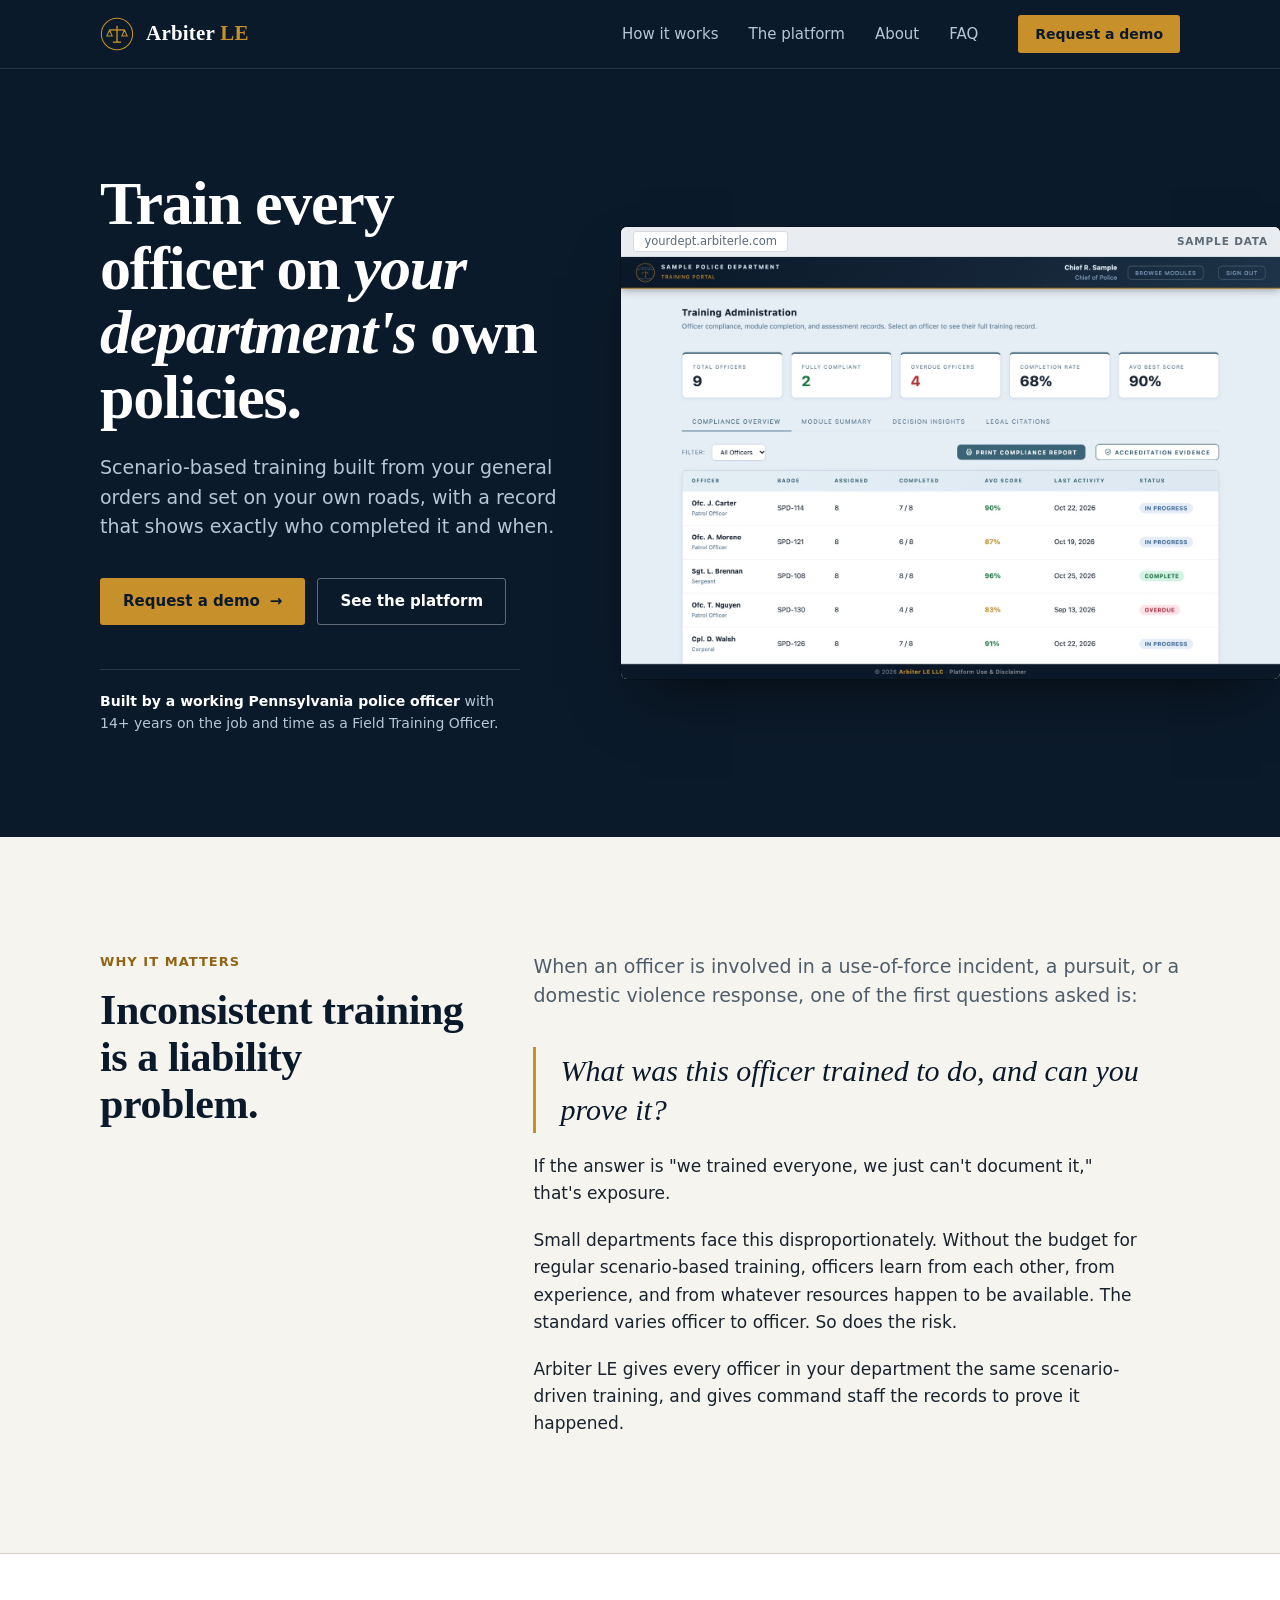
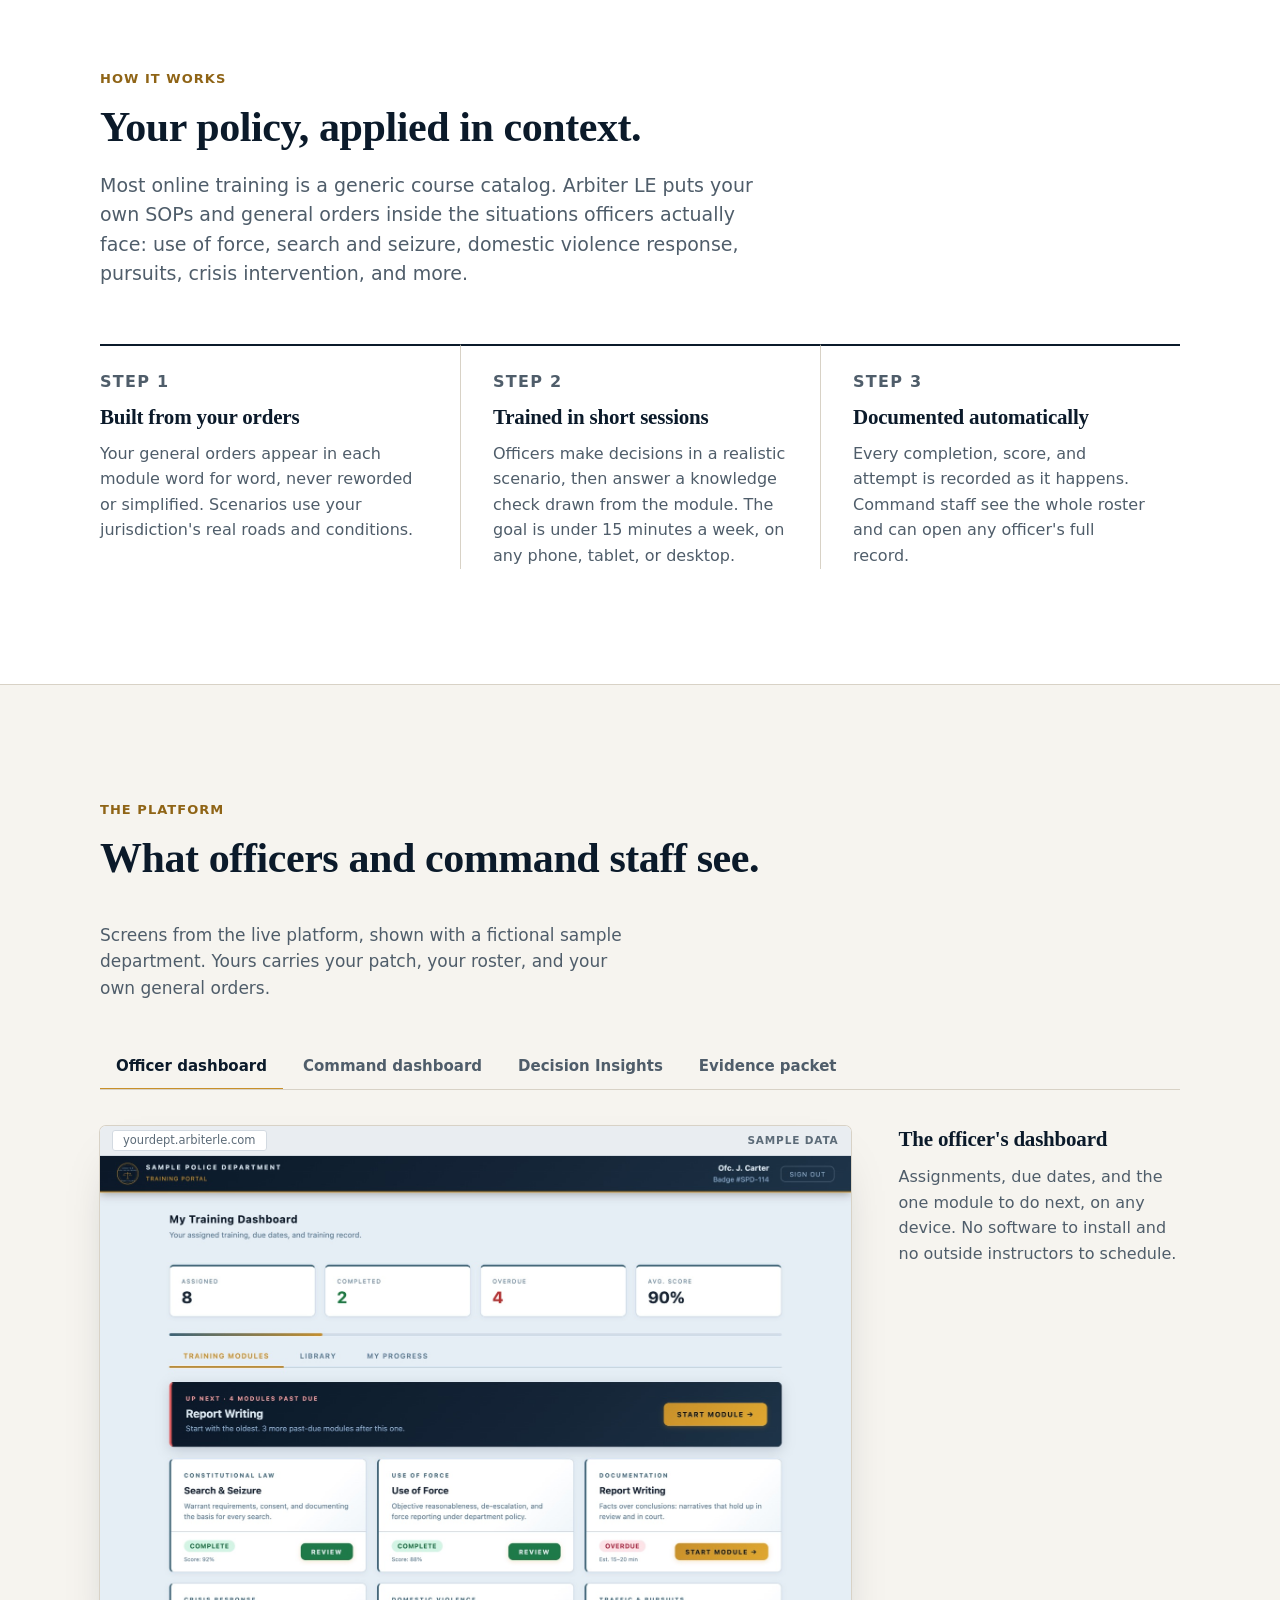
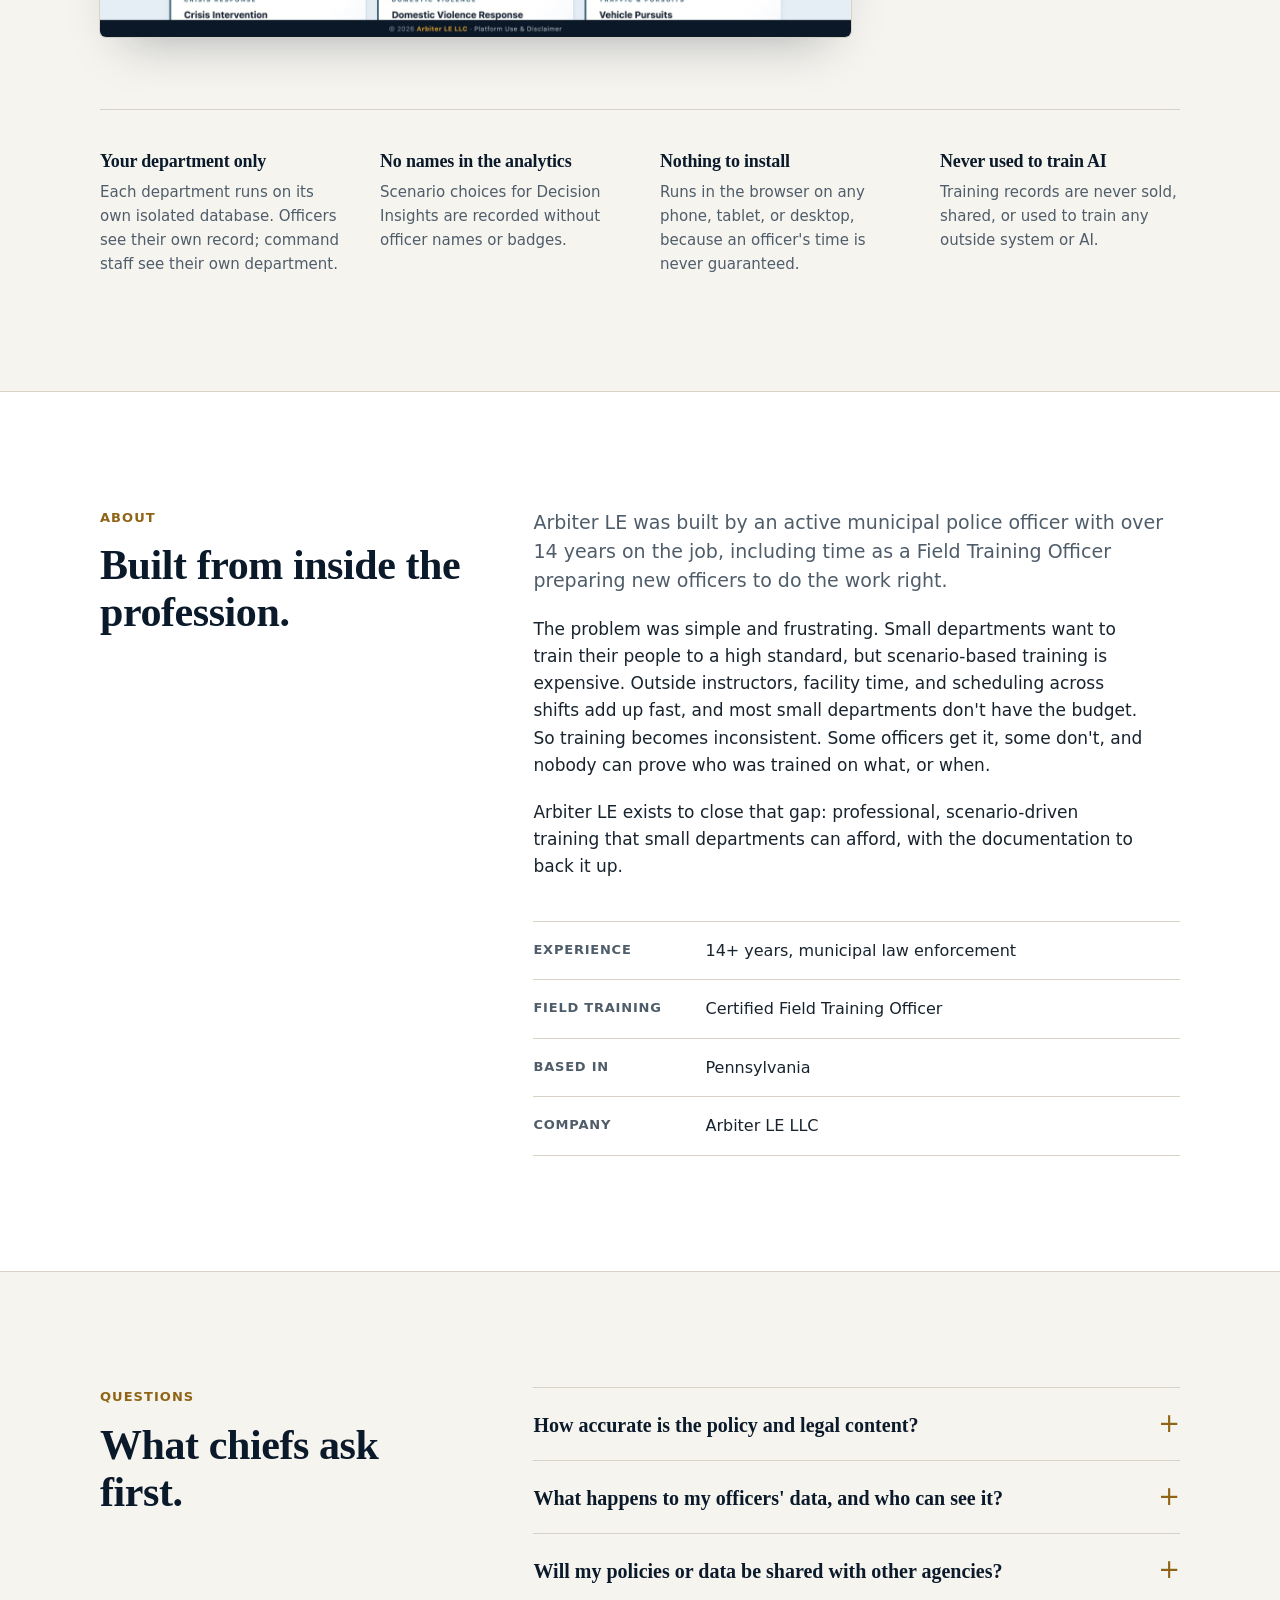
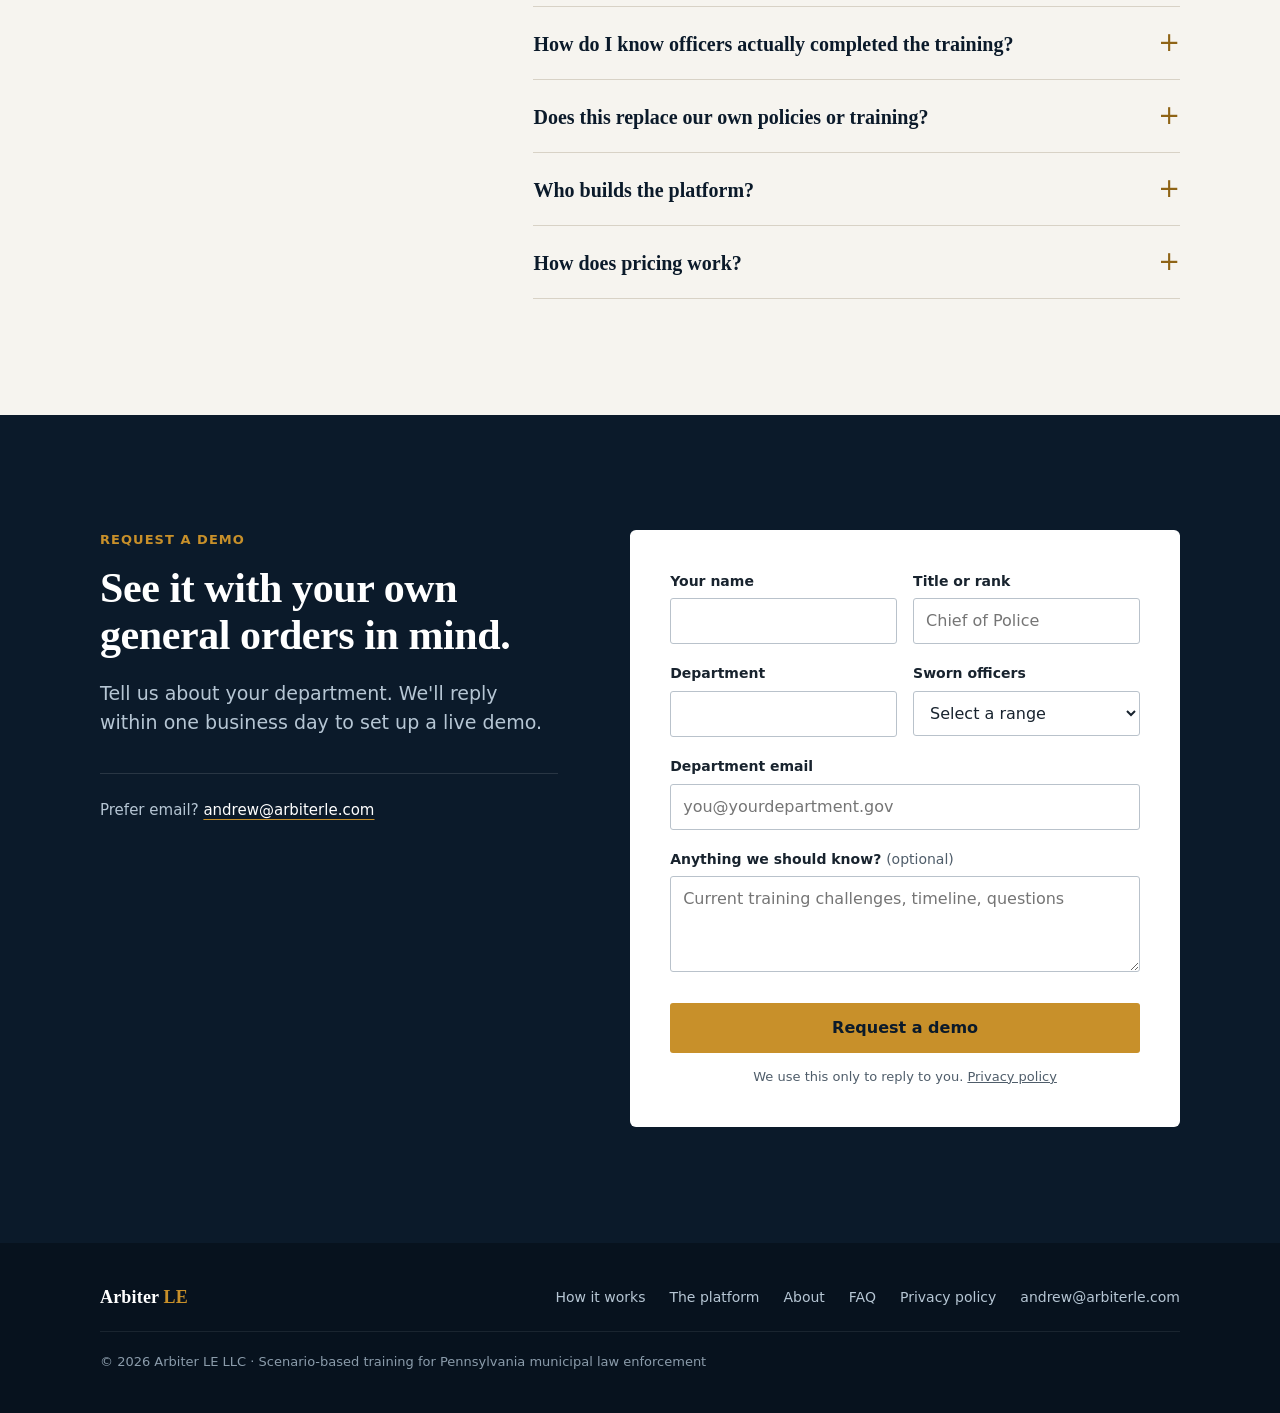
<file: Marketing/index.html>
<!DOCTYPE html>
<html lang="en">
<head>
  <meta charset="UTF-8" />
  <meta name="viewport" content="width=device-width, initial-scale=1.0" />
  <title>Arbiter LE — Scenario-Based Training for Municipal Law Enforcement</title>
  <meta name="description" content="Scenario-based, SOP-driven training built for small municipal police departments — by an active officer. Your department's own policies, woven into every scenario. Every completion documented. Under 15 minutes a week." />
  <link rel="canonical" href="https://arbiterle.com/" />
  <meta name="theme-color" content="#0b1a2a" />

  <!-- Open Graph / link preview (so the site previews properly when shared with a chief) -->
  <meta property="og:type" content="website" />
  <meta property="og:site_name" content="Arbiter LE" />
  <meta property="og:title" content="Arbiter LE — Scenario-Based Training for Municipal Law Enforcement" />
  <meta property="og:description" content="Built by an active officer for small departments: scenario-based training on your own SOPs, with a defensible record of who was trained on what, and when." />
  <meta property="og:url" content="https://arbiterle.com/" />
  <meta property="og:image" content="https://arbiterle.com/og-arbiter.png" />
  <meta property="og:image:width" content="2400" />
  <meta property="og:image:height" content="1260" />
  <meta property="og:image:alt" content="Arbiter LE — Training built on your policies" />
  <meta name="twitter:card" content="summary_large_image" />
  <meta name="twitter:title" content="Arbiter LE — Scenario-Based Training for Municipal Law Enforcement" />
  <meta name="twitter:description" content="Scenario-based training on your department's own SOPs, with the documentation to back it up." />
  <meta name="twitter:image" content="https://arbiterle.com/og-arbiter.png" />

  <!-- Favicon: Arbiter seal, inline so there is no extra asset/path to deploy -->
  <link rel="icon" href="data:image/svg+xml,%3Csvg xmlns='http://www.w3.org/2000/svg' viewBox='0 0 100 100'%3E%3Crect width='100' height='100' rx='14' fill='%230a1828'/%3E%3Ccircle cx='50' cy='50' r='34' fill='none' stroke='%23c8902a' stroke-width='3'/%3E%3Cline x1='50' y1='30' x2='50' y2='72' stroke='%23c8902a' stroke-width='3'/%3E%3Cline x1='32' y1='40' x2='68' y2='40' stroke='%23c8902a' stroke-width='3'/%3E%3Cline x1='32' y1='40' x2='26' y2='54' stroke='%23c8902a' stroke-width='2'/%3E%3Cline x1='26' y1='54' x2='38' y2='54' stroke='%23c8902a' stroke-width='2'/%3E%3Cline x1='68' y1='40' x2='62' y2='54' stroke='%23c8902a' stroke-width='2'/%3E%3Cline x1='62' y1='54' x2='74' y2='54' stroke='%23c8902a' stroke-width='2'/%3E%3Cline x1='42' y1='72' x2='58' y2='72' stroke='%23c8902a' stroke-width='3'/%3E%3C/svg%3E" />

  <!-- FAQ structured data — must stay word-for-word with the visible FAQ below -->
  <script type="application/ld+json">
  {
    "@context": "https://schema.org",
    "@type": "FAQPage",
    "mainEntity": [
      {
        "@type": "Question",
        "name": "How accurate is the policy and legal content?",
        "acceptedAnswer": { "@type": "Answer", "text": "Your department's general orders and SOPs appear verbatim — never reworded, simplified, or paraphrased. Scenarios use your jurisdiction's real roads and conditions. Any court case referenced is verified against the actual ruling before it ever reaches an officer." }
      },
      {
        "@type": "Question",
        "name": "What happens to my officers' data, and who can see it?",
        "acceptedAnswer": { "@type": "Answer", "text": "Your department runs on its own private, isolated database — your data never mixes with another agency's. Each officer sees only their own record; command staff see only their own department. Scenario choices used for Decision Insights are recorded without officer names or badges, and command staff see only department-wide percentages. Training records are never sold, shared, or used to train any outside system or AI." }
      },
      {
        "@type": "Question",
        "name": "Will my policies or data be shared with other agencies?",
        "acceptedAnswer": { "@type": "Answer", "text": "No. Every department is fully walled off. Your SOPs are used only to build your department's training, and nothing crosses between agencies. Each engagement stands entirely on its own." }
      },
      {
        "@type": "Question",
        "name": "How do I know officers actually completed the training?",
        "acceptedAnswer": { "@type": "Answer", "text": "Every module pairs decision-based scenarios with a knowledge check drawn directly from that module's material. The command dashboard tracks completions, scores, and attempts automatically — giving you a clear, defensible record of who was trained on what, and when. For accreditation files, a training evidence packet organizes those records by your own general orders, with officer transcripts and attestation lines." }
      },
      {
        "@type": "Question",
        "name": "Does this replace our own policies or training?",
        "acceptedAnswer": { "@type": "Answer", "text": "No — it reinforces them. Arbiter LE helps officers engage with and retain the policies you already have in place. It never replaces your department's orders or an officer's judgment, and it never invents policy." }
      },
      {
        "@type": "Question",
        "name": "Who builds the platform?",
        "acceptedAnswer": { "@type": "Answer", "text": "Arbiter LE is built from inside the profession — by an active law enforcement officer who has worked the road under the same kind of policies your officers do. That perspective is built into every scenario." }
      },
      {
        "@type": "Question",
        "name": "How does pricing work?",
        "acceptedAnswer": { "@type": "Answer", "text": "Straightforward and transparent: a flat annual rate based on your department's size, billed annually. No setup fees, no free trials, no surprises. Reach out and we'll provide a clear quote specific to your agency." }
      }
    ]
  }
  </script>

  <style>
    *, *::before, *::after { box-sizing: border-box; margin: 0; padding: 0; }

    :root {
      --ink:       #0b1a2a;   /* navy — header, hero, contact */
      --ink-2:     #12263a;
      --ink-line:  rgba(255,255,255,.12);
      --ink-text:  #b6c6d4;   /* body copy on navy (AA on --ink) */
      --paper:     #f6f4ef;   /* warm off-white page */
      --paper-2:   #ece8df;
      --white:     #ffffff;
      --rule:      #d8d2c6;
      --text:      #18232e;
      --muted:     #4f5d6a;   /* AA on --paper */
      --brass:     #8f6416;   /* gold for text on light (AA) */
      --gold:      #c8902a;   /* gold for marks/buttons on navy */
      --gold-hi:   #dba43a;

      --serif: "Charter", "Bitstream Charter", "Sitka Text", Cambria, Georgia, serif;
      --sans:  system-ui, -apple-system, "Segoe UI", Roboto, "Helvetica Neue", Arial, sans-serif;

      --wrap: 1160px;
      --gutter: clamp(20px, 4vw, 40px);
      --header-h: 68px;
    }

    html { scroll-behavior: smooth; scroll-padding-top: calc(var(--header-h) + 8px); }
    @media (prefers-reduced-motion: reduce) { html { scroll-behavior: auto; } *, *::before, *::after { transition: none !important; } }

    body {
      font-family: var(--sans);
      font-size: 17px;
      line-height: 1.6;
      color: var(--text);
      background: var(--paper);
      -webkit-font-smoothing: antialiased;
      text-rendering: optimizeLegibility;
    }

    img { max-width: 100%; display: block; }
    a { color: inherit; }
    :focus-visible { outline: 2px solid var(--gold); outline-offset: 3px; border-radius: 2px; }

    .wrap { max-width: var(--wrap); margin: 0 auto; padding: 0 var(--gutter); }

    .skip {
      position: absolute; left: 12px; top: -60px; z-index: 300;
      background: var(--gold); color: var(--ink); font-weight: 700; font-size: 14px;
      padding: 10px 14px; border-radius: 3px; text-decoration: none;
    }
    .skip:focus { top: 12px; }

    /* ── Type ── */
    h1, h2, h3 { font-family: var(--serif); font-weight: 700; color: var(--ink); letter-spacing: -.01em; }
    h2 { font-size: clamp(30px, 3.6vw, 42px); line-height: 1.12; }
    h3 { font-size: 21px; line-height: 1.25; }
    .kicker {
      font-family: var(--sans); font-size: 13px; font-weight: 600; letter-spacing: .08em;
      text-transform: uppercase; color: var(--brass); margin-bottom: 14px;
    }
    .lede { font-size: 19px; line-height: 1.55; color: var(--muted); }

    .btn {
      display: inline-flex; align-items: center; gap: 10px;
      font: 600 15px/1 var(--sans); text-decoration: none; cursor: pointer;
      padding: 15px 22px; border-radius: 3px; border: 1px solid transparent;
      transition: background-color .15s, border-color .15s, color .15s;
    }
    .btn-gold { background: var(--gold); color: var(--ink); }
    .btn-gold:hover { background: var(--gold-hi); }
    .btn-line { color: #fff; border-color: rgba(255,255,255,.35); }
    .btn-line:hover { border-color: #fff; }
    .arrow { transition: transform .15s; }
    a:hover > .arrow { transform: translateX(3px); }

    /* ── Header ── */
    .site-header {
      position: sticky; top: 0; z-index: 200;
      background: var(--ink);
      border-bottom: 1px solid var(--ink-line);
    }
    .header-inner { height: var(--header-h); display: flex; align-items: center; gap: 40px; }
    .brand { display: flex; align-items: center; gap: 12px; text-decoration: none; color: #fff; margin-right: auto; }
    .brand svg { width: 34px; height: 34px; flex-shrink: 0; }
    .brand-name { font-family: var(--serif); font-size: 21px; font-weight: 700; letter-spacing: .01em; }
    .brand-name b { color: var(--gold); font-weight: 700; }

    .primary-nav ul { display: flex; gap: 30px; list-style: none; }
    .primary-nav ul a {
      color: var(--ink-text); text-decoration: none; font-size: 15px; font-weight: 500;
      padding: 6px 0; border-bottom: 1px solid transparent; transition: color .15s, border-color .15s;
    }
    .primary-nav ul a:hover { color: #fff; }
    .primary-nav ul a[aria-current="true"] { color: #fff; border-bottom-color: var(--gold); }
    .header-cta { padding: 11px 16px; font-size: 14px; }

    .menu-toggle {
      display: none; background: none; border: 1px solid rgba(255,255,255,.3); border-radius: 3px;
      color: #fff; font: 600 14px/1 var(--sans); padding: 10px 12px; cursor: pointer;
    }

    @media (max-width: 900px) {
      .header-inner { gap: 16px; }
      .menu-toggle { display: inline-block; }
      .header-cta { display: none; }
      .primary-nav {
        display: none; position: absolute; left: 0; right: 0; top: var(--header-h);
        background: var(--ink); border-bottom: 1px solid var(--ink-line);
        padding: 8px var(--gutter) 24px;
      }
      .primary-nav.open { display: block; }
      .primary-nav ul { flex-direction: column; gap: 0; }
      .primary-nav li a { display: block; padding: 14px 0; font-size: 17px; border-bottom: 1px solid var(--ink-line); }
      .primary-nav li a[aria-current="true"] { border-bottom-color: var(--ink-line); color: var(--gold); }
      .primary-nav .mobile-cta { display: flex; justify-content: center; margin-top: 20px; }
    }
    @media (min-width: 901px) { .primary-nav .mobile-cta { display: none; } }

    /* ── Hero ── */
    .hero { background: var(--ink); color: #fff; overflow: hidden; }
    .hero-grid {
      display: grid; grid-template-columns: minmax(0, 5fr) minmax(0, 6fr);
      gap: 56px; align-items: center;
      padding-top: clamp(56px, 8vw, 104px); padding-bottom: clamp(56px, 8vw, 104px);
    }
    .hero h1 {
      color: #fff; font-size: clamp(38px, 5.2vw, 62px); line-height: 1.04; letter-spacing: -.02em;
    }
    .hero h1 em { font-style: italic; }
    .hero .lede { color: var(--ink-text); margin-top: 24px; max-width: 30em; }
    .hero-actions { display: flex; flex-wrap: wrap; gap: 12px; margin-top: 36px; }
    .hero-cred {
      margin-top: 44px; padding-top: 20px; border-top: 1px solid var(--ink-line);
      font-size: 14px; color: var(--ink-text); max-width: 30em;
    }
    .hero-cred strong { color: #fff; font-weight: 600; }

    .screen {
      position: relative; border-radius: 6px; overflow: hidden; background: #fff;
      box-shadow: 0 1px 0 rgba(255,255,255,.06) inset, 0 30px 60px -20px rgba(0,0,0,.55), 0 0 0 1px rgba(0,0,0,.25);
    }
    .screen-bar {
      display: flex; align-items: center; gap: 10px; height: 30px; padding: 0 12px;
      background: #e9edf1; border-bottom: 1px solid #d3dae1;
      font: 500 11.5px/1 var(--sans); color: #5c6b78;
    }
    .screen-bar .url { background: #fff; border: 1px solid #d3dae1; border-radius: 3px; padding: 4px 10px; }
    .screen-bar .tag { margin-left: auto; text-transform: uppercase; letter-spacing: .08em; font-weight: 600; font-size: 10.5px; }
    .screen img { width: 100%; height: auto; }
    .hero .screen { margin-right: calc(-1 * var(--gutter) - 60px); }

    @media (max-width: 960px) {
      .hero-grid { grid-template-columns: 1fr; gap: 48px; }
      .hero .screen { margin-right: 0; }
    }

    /* ── Sections ── */
    .section { padding: clamp(72px, 9vw, 120px) 0; }
    .section + .section { border-top: 1px solid var(--rule); }
    .section-alt { background: var(--white); }

    /* Two-column editorial layout: heading left, content right */
    .split { display: grid; grid-template-columns: minmax(0, 4fr) minmax(0, 7fr); gap: 64px; }
    .split-head { position: sticky; top: calc(var(--header-h) + 32px); align-self: start; }
    .prose p { margin-bottom: 20px; max-width: 36em; }
    .prose p:last-child { margin-bottom: 0; }
    @media (max-width: 860px) {
      .split { grid-template-columns: 1fr; gap: 28px; }
      .split-head { position: static; }
    }

    .pull {
      font-family: var(--serif); font-style: italic; font-size: clamp(24px, 2.6vw, 30px); line-height: 1.3;
      color: var(--ink); border-left: 3px solid var(--gold); padding: 4px 0 4px 24px; margin: 36px 0;
      max-width: 22em;
    }

    /* ── How it works ── */
    .steps { list-style: none; display: grid; grid-template-columns: repeat(3, minmax(0, 1fr)); gap: 0; margin-top: 56px; counter-reset: step; }
    .steps li { padding: 28px 32px 0 0; border-top: 2px solid var(--ink); position: relative; }
    .steps li + li { padding-left: 32px; border-left: 1px solid var(--rule); }
    .step-no { font: 600 13px/1 var(--sans); letter-spacing: .08em; color: var(--brass); text-transform: uppercase; margin-bottom: 14px; }
    .steps h3 { margin-bottom: 10px; }
    .steps p { color: var(--muted); font-size: 16px; }
    @media (max-width: 860px) {
      .steps { grid-template-columns: 1fr; gap: 36px; }
      .steps li, .steps li + li { padding: 24px 0 0; border-left: 0; }
    }

    /* ── Product tour ── */
    .tour-head { display: flex; justify-content: space-between; align-items: end; gap: 40px; flex-wrap: wrap; }
    .tour-head .lede { max-width: 32em; font-size: 17px; }
    .tabs { display: flex; gap: 4px; margin-top: 44px; border-bottom: 1px solid var(--rule); overflow-x: auto; scrollbar-width: none; }
    .tabs::-webkit-scrollbar { display: none; }
    .tab {
      flex-shrink: 0; background: none; border: 0; border-bottom: 2px solid transparent; margin-bottom: -1px;
      font: 600 15px/1 var(--sans); color: var(--muted); padding: 14px 16px; cursor: pointer; white-space: nowrap;
    }
    .tab:hover { color: var(--ink); }
    .tab[aria-selected="true"] { color: var(--ink); border-bottom-color: var(--gold); }
    .panel { display: grid; grid-template-columns: minmax(0, 8fr) minmax(0, 3fr); gap: 48px; align-items: start; padding-top: 36px; }
    .panel[hidden] { display: none; }
    .panel .screen { box-shadow: 0 0 0 1px var(--rule), 0 24px 48px -24px rgba(11,26,42,.35); }
    .panel-text h3 { margin-bottom: 12px; }
    .panel-text p { color: var(--muted); font-size: 16px; }
    @media (max-width: 860px) { .panel { grid-template-columns: 1fr; gap: 24px; } .panel-text { order: -1; } }
    @media (max-width: 600px) {
      .tabs { display: grid; grid-template-columns: 1fr 1fr; gap: 0; }
      .tab { padding: 14px 4px; font-size: 14px; white-space: normal; text-align: left; }
    }
    /* Without JS every panel shows, stacked */
    .no-js .tabs { display: none; }
    .no-js .panel[hidden] { display: grid; }

    .facts { display: grid; grid-template-columns: repeat(4, minmax(0, 1fr)); gap: 40px; margin-top: 72px; padding-top: 40px; border-top: 1px solid var(--rule); }
    .facts h3 { font-size: 18px; margin-bottom: 8px; }
    .facts p { font-size: 15px; color: var(--muted); }
    @media (max-width: 960px) { .facts { grid-template-columns: repeat(2, minmax(0, 1fr)); } }
    @media (max-width: 560px) { .facts { grid-template-columns: 1fr; gap: 28px; } }

    /* ── About ── */
    .record { list-style: none; margin-top: 40px; border-top: 1px solid var(--rule); }
    .record li { display: grid; grid-template-columns: 9.5em 1fr; gap: 20px; padding: 16px 0; border-bottom: 1px solid var(--rule); font-size: 16px; }
    .record dt, .record .k { font-size: 13px; font-weight: 600; letter-spacing: .06em; text-transform: uppercase; color: var(--muted); padding-top: 2px; }
    @media (max-width: 480px) { .record li { grid-template-columns: 1fr; gap: 2px; } }

    /* ── FAQ ── */
    .faq { border-top: 1px solid var(--rule); }
    .faq details { border-bottom: 1px solid var(--rule); }
    .faq summary {
      list-style: none; cursor: pointer; display: flex; justify-content: space-between; gap: 24px; align-items: baseline;
      padding: 22px 0; font-family: var(--serif); font-size: 20px; font-weight: 700; color: var(--ink); line-height: 1.3;
    }
    .faq summary::-webkit-details-marker { display: none; }
    .faq summary::after { content: "+"; font: 400 26px/1 var(--sans); color: var(--brass); flex-shrink: 0; }
    .faq details[open] summary::after { content: "–"; }
    .faq summary:hover { color: var(--brass); }
    .faq details p { padding: 0 48px 26px 0; color: var(--muted); max-width: 40em; }
    .faq details p strong { color: var(--text); font-weight: 600; }

    /* ── Contact ── */
    .contact { background: var(--ink); color: var(--ink-text); padding: clamp(72px, 9vw, 120px) 0; }
    .contact-grid { display: grid; grid-template-columns: minmax(0, 5fr) minmax(0, 6fr); gap: 72px; align-items: start; }
    .contact h2 { color: #fff; }
    .contact .kicker { color: var(--gold); }
    .contact .lede { color: var(--ink-text); margin-top: 20px; }
    .contact-direct { margin-top: 36px; padding-top: 24px; border-top: 1px solid var(--ink-line); font-size: 15px; }
    .contact-direct a { color: #fff; text-decoration-color: var(--gold); text-underline-offset: 4px; }
    @media (max-width: 900px) { .contact-grid { grid-template-columns: 1fr; gap: 40px; } }

    .demo-form { background: var(--white); color: var(--text); border-radius: 6px; padding: clamp(24px, 3.5vw, 40px); }
    .form-row { display: grid; grid-template-columns: 1fr 1fr; gap: 16px; }
    .field { margin-bottom: 18px; }
    .field label { display: block; font-size: 14px; font-weight: 600; color: var(--text); margin-bottom: 6px; }
    .field label .opt { font-weight: 400; color: var(--muted); }
    .field input, .field select, .field textarea {
      width: 100%; font: 16px/1.4 var(--sans); color: var(--text);
      background: #fff; border: 1px solid #b9c2cb; border-radius: 3px; padding: 11px 12px;
      transition: border-color .15s, box-shadow .15s;
    }
    .field input:focus, .field select:focus, .field textarea:focus {
      outline: none; border-color: var(--ink); box-shadow: 0 0 0 3px rgba(200,144,42,.35);
    }
    .field textarea { resize: vertical; min-height: 96px; }
    .hp { position: absolute; left: -9999px; width: 1px; height: 1px; overflow: hidden; }
    .submit-btn { width: 100%; justify-content: center; border: 0; font-size: 16px; padding: 17px; margin-top: 4px; }
    .submit-btn:disabled { opacity: .6; cursor: not-allowed; }
    .form-note { margin-top: 14px; font-size: 13px; color: var(--muted); text-align: center; }
    .form-note a { color: var(--muted); }
    .form-status { margin-top: 14px; font-size: 15px; text-align: center; }
    .form-status:empty { display: none; }
    .form-status.success { color: #1d6b43; font-weight: 600; }
    .form-status.error { color: #a12a2a; font-weight: 600; }
    @media (max-width: 560px) { .form-row { grid-template-columns: 1fr; gap: 0; } }

    /* ── Footer ── */
    .site-footer { background: #07121e; color: #8b9cab; font-size: 14px; padding: 40px 0; }
    .footer-inner { display: flex; flex-wrap: wrap; gap: 20px 40px; align-items: center; justify-content: space-between; }
    .site-footer .brand-name { font-size: 18px; color: #fff; }
    .site-footer nav ul { display: flex; flex-wrap: wrap; gap: 8px 24px; list-style: none; }
    .site-footer a { color: #b6c6d4; text-decoration: none; }
    .site-footer a:hover { color: #fff; text-decoration: underline; text-underline-offset: 3px; }
    .footer-legal { width: 100%; padding-top: 20px; border-top: 1px solid rgba(255,255,255,.08); font-size: 13px; }
  </style>
</head>
<body class="no-js">
  <script>document.body.classList.remove('no-js');</script>
  <a class="skip" href="#main">Skip to content</a>

  <!-- HEADER -->
  <header class="site-header">
    <div class="wrap header-inner">
      <a href="#top" class="brand" aria-label="Arbiter LE, back to top">
        <svg viewBox="0 0 100 100" fill="none" aria-hidden="true">
          <circle cx="50" cy="50" r="46" stroke="#c8902a" stroke-width="3"/>
          <line x1="50" y1="26" x2="50" y2="74" stroke="#c8902a" stroke-width="4"/>
          <line x1="28" y1="38" x2="72" y2="38" stroke="#c8902a" stroke-width="4"/>
          <path d="M28 38 L20 56 H36 Z M72 38 L64 56 H80 Z" stroke="#c8902a" stroke-width="3" stroke-linejoin="round"/>
          <line x1="38" y1="74" x2="62" y2="74" stroke="#c8902a" stroke-width="4"/>
        </svg>
        <span class="brand-name">Arbiter <b>LE</b></span>
      </a>
      <nav class="primary-nav" id="primary-nav" aria-label="Main">
        <ul>
          <li><a href="#how">How it works</a></li>
          <li><a href="#platform">The platform</a></li>
          <li><a href="#about">About</a></li>
          <li><a href="#faq">FAQ</a></li>
        </ul>
        <div class="mobile-cta"><a href="#contact" class="btn btn-gold">Request a demo</a></div>
      </nav>
      <a href="#contact" class="btn btn-gold header-cta">Request a demo</a>
      <button class="menu-toggle" type="button" aria-expanded="false" aria-controls="primary-nav">Menu</button>
    </div>
  </header>

  <main id="main">

    <!-- HERO -->
    <section class="hero" id="top">
      <div class="wrap hero-grid">
        <div>
          <h1>Train every officer on <em>your department's</em> own policies.</h1>
          <p class="lede">Scenario-based training built from your general orders and set on your own roads, with a record that shows exactly who completed it and when.</p>
          <div class="hero-actions">
            <a href="#contact" class="btn btn-gold">Request a demo <span class="arrow" aria-hidden="true">→</span></a>
            <a href="#platform" class="btn btn-line">See the platform</a>
          </div>
          <p class="hero-cred"><strong>Built by a working Pennsylvania police officer</strong> with 14+ years on the job and time as a Field Training Officer.</p>
        </div>
        <div class="screen">
          <div class="screen-bar" aria-hidden="true"><span class="url">yourdept.arbiterle.com</span><span class="tag">Sample data</span></div>
          <img src="shots/command-roster.jpg" alt="Command dashboard for a sample department, showing roster compliance, completion rate, and each officer's status" width="1600" height="1025" fetchpriority="high" />
        </div>
      </div>
    </section>

    <!-- WHY IT MATTERS -->
    <section class="section" id="why">
      <div class="wrap split">
        <div class="split-head">
          <p class="kicker">Why it matters</p>
          <h2>Inconsistent training is a liability problem.</h2>
        </div>
        <div class="prose">
          <p class="lede">When an officer is involved in a use-of-force incident, a pursuit, or a domestic violence response, one of the first questions asked is:</p>
          <p class="pull">What was this officer trained to do, and can you prove it?</p>
          <p>If the answer is "we trained everyone, we just can't document it," that's exposure.</p>
          <p>Small departments face this disproportionately. Without the budget for regular scenario-based training, officers learn from each other, from experience, and from whatever resources happen to be available. The standard varies officer to officer. So does the risk.</p>
          <p>Arbiter LE gives every officer in your department the same scenario-driven training, and gives command staff the records to prove it happened.</p>
        </div>
      </div>
    </section>

    <!-- HOW IT WORKS -->
    <section class="section section-alt" id="how">
      <div class="wrap">
        <p class="kicker">How it works</p>
        <h2>Your policy, applied in context.</h2>
        <p class="lede" style="margin-top:20px;max-width:36em">Most online training is a generic course catalog. Arbiter LE puts your own SOPs and general orders inside the situations officers actually face: use of force, search and seizure, domestic violence response, pursuits, crisis intervention, and more.</p>
        <ol class="steps">
          <li>
            <p class="step-no">Step 1</p>
            <h3>Built from your orders</h3>
            <p>Your general orders appear in each module word for word, never reworded or simplified. Scenarios use your jurisdiction's real roads and conditions.</p>
          </li>
          <li>
            <p class="step-no">Step 2</p>
            <h3>Trained in short sessions</h3>
            <p>Officers make decisions in a realistic scenario, then answer a knowledge check drawn from the module. The goal is under 15 minutes a week, on any phone, tablet, or desktop.</p>
          </li>
          <li>
            <p class="step-no">Step 3</p>
            <h3>Documented automatically</h3>
            <p>Every completion, score, and attempt is recorded as it happens. Command staff see the whole roster and can open any officer's full record.</p>
          </li>
        </ol>
      </div>
    </section>

    <!-- THE PLATFORM -->
    <section class="section" id="platform">
      <div class="wrap">
        <div class="tour-head">
          <div>
            <p class="kicker">The platform</p>
            <h2>What officers and command staff see.</h2>
          </div>
          <p class="lede">Screens from the live platform, shown with a fictional sample department. Yours carries your patch, your roster, and your own general orders.</p>
        </div>

        <div class="tabs" role="tablist" aria-label="Platform screens">
          <button class="tab" role="tab" id="tab-officer" aria-controls="panel-officer" aria-selected="true">Officer dashboard</button>
          <button class="tab" role="tab" id="tab-command" aria-controls="panel-command" aria-selected="false" tabindex="-1">Command dashboard</button>
          <button class="tab" role="tab" id="tab-insights" aria-controls="panel-insights" aria-selected="false" tabindex="-1">Decision Insights</button>
          <button class="tab" role="tab" id="tab-packet" aria-controls="panel-packet" aria-selected="false" tabindex="-1">Evidence packet</button>
        </div>

        <div class="panel" role="tabpanel" id="panel-officer" aria-labelledby="tab-officer">
          <div class="screen">
            <div class="screen-bar" aria-hidden="true"><span class="url">yourdept.arbiterle.com</span><span class="tag">Sample data</span></div>
            <img src="shots/officer-dashboard.jpg" alt="Officer training dashboard showing assigned, completed, and overdue counts, an Up Next card, and module cards" loading="lazy" width="1600" height="1025" />
          </div>
          <div class="panel-text">
            <h3>The officer's dashboard</h3>
            <p>Assignments, due dates, and the one module to do next, on any device. No software to install and no outside instructors to schedule.</p>
          </div>
        </div>
        <div class="panel" role="tabpanel" id="panel-command" aria-labelledby="tab-command" hidden>
          <div class="screen">
            <div class="screen-bar" aria-hidden="true"><span class="url">yourdept.arbiterle.com</span><span class="tag">Sample data</span></div>
            <img src="shots/command-roster.jpg" alt="Command dashboard with roster compliance, completion rate, and status for each officer" loading="lazy" width="1600" height="1025" />
          </div>
          <div class="panel-text">
            <h3>The command dashboard</h3>
            <p>Completion, scores, and who's overdue at a glance. Open any officer's full record in one click.</p>
          </div>
        </div>
        <div class="panel" role="tabpanel" id="panel-insights" aria-labelledby="tab-insights" hidden>
          <div class="screen">
            <div class="screen-bar" aria-hidden="true"><span class="url">yourdept.arbiterle.com</span><span class="tag">Sample data</span></div>
            <img src="shots/decision-insights.jpg" alt="Decision Insights showing the share of officers choosing each option at a scenario decision" loading="lazy" width="1600" height="1025" />
          </div>
          <div class="panel-text">
            <h3>Decision Insights</h3>
            <p>See where your department is missing the sound call. Command staff see how officers handled each scenario decision on their first run, as department-wide percentages only, never an individual officer's choices. Roll-call training goes where it's needed.</p>
          </div>
        </div>
        <div class="panel" role="tabpanel" id="panel-packet" aria-labelledby="tab-packet" hidden>
          <div class="screen">
            <div class="screen-bar" aria-hidden="true"><span class="url">yourdept.arbiterle.com</span><span class="tag">Sample data</span></div>
            <img src="shots/evidence-packet.jpg" alt="Training evidence packet with a directive training index listing general orders, modules, and officers passed" loading="lazy" width="1600" height="1025" />
          </div>
          <div class="panel-text">
            <h3>The evidence packet</h3>
            <p>Training records organized by your own general orders: which module trained each directive, who passed it and when, officer transcripts, and attestation lines, ready for your accreditation files.</p>
          </div>
        </div>

        <div class="facts">
          <div>
            <h3>Your department only</h3>
            <p>Each department runs on its own isolated database. Officers see their own record; command staff see their own department.</p>
          </div>
          <div>
            <h3>No names in the analytics</h3>
            <p>Scenario choices for Decision Insights are recorded without officer names or badges.</p>
          </div>
          <div>
            <h3>Nothing to install</h3>
            <p>Runs in the browser on any phone, tablet, or desktop, because an officer's time is never guaranteed.</p>
          </div>
          <div>
            <h3>Never used to train AI</h3>
            <p>Training records are never sold, shared, or used to train any outside system or AI.</p>
          </div>
        </div>
      </div>
    </section>

    <!-- ABOUT -->
    <section class="section section-alt" id="about">
      <div class="wrap split">
        <div class="split-head">
          <p class="kicker">About</p>
          <h2>Built from inside the profession.</h2>
        </div>
        <div class="prose">
          <p class="lede">Arbiter LE was built by an active municipal police officer with over 14 years on the job, including time as a Field Training Officer preparing new officers to do the work right.</p>
          <p>The problem was simple and frustrating. Small departments want to train their people to a high standard, but scenario-based training is expensive. Outside instructors, facility time, and scheduling across shifts add up fast, and most small departments don't have the budget. So training becomes inconsistent. Some officers get it, some don't, and nobody can prove who was trained on what, or when.</p>
          <p>Arbiter LE exists to close that gap: professional, scenario-driven training that small departments can afford, with the documentation to back it up.</p>
          <ul class="record">
            <li><span class="k">Experience</span><span>14+ years, municipal law enforcement</span></li>
            <li><span class="k">Field training</span><span>Certified Field Training Officer</span></li>
            <li><span class="k">Based in</span><span>Pennsylvania</span></li>
            <li><span class="k">Company</span><span>Arbiter LE LLC</span></li>
          </ul>
        </div>
      </div>
    </section>

    <!-- FAQ -->
    <section class="section" id="faq">
      <div class="wrap split">
        <div class="split-head">
          <p class="kicker">Questions</p>
          <h2>What chiefs ask first.</h2>
        </div>
        <div class="faq">
          <details>
            <summary>How accurate is the policy and legal content?</summary>
            <p>Your department's general orders and SOPs appear <strong>verbatim</strong> — never reworded, simplified, or paraphrased. Scenarios use your jurisdiction's real roads and conditions. Any court case referenced is verified against the actual ruling before it ever reaches an officer.</p>
          </details>
          <details>
            <summary>What happens to my officers' data, and who can see it?</summary>
            <p>Your department runs on its <strong>own private, isolated database</strong> — your data never mixes with another agency's. Each officer sees only their own record; command staff see only their own department. Scenario choices used for Decision Insights are recorded <strong>without officer names or badges</strong>, and command staff see only department-wide percentages. Training records are never sold, shared, or used to train any outside system or AI.</p>
          </details>
          <details>
            <summary>Will my policies or data be shared with other agencies?</summary>
            <p>No. Every department is fully walled off. Your SOPs are used only to build your department's training, and nothing crosses between agencies. Each engagement stands entirely on its own.</p>
          </details>
          <details>
            <summary>How do I know officers actually completed the training?</summary>
            <p>Every module pairs decision-based scenarios with a knowledge check drawn directly from that module's material. The command dashboard tracks completions, scores, and attempts automatically — giving you a clear, defensible record of who was trained on what, and when. For accreditation files, a training evidence packet organizes those records by your own general orders, with officer transcripts and attestation lines.</p>
          </details>
          <details>
            <summary>Does this replace our own policies or training?</summary>
            <p>No — it <strong>reinforces</strong> them. Arbiter LE helps officers engage with and retain the policies you already have in place. It never replaces your department's orders or an officer's judgment, and it never invents policy.</p>
          </details>
          <details>
            <summary>Who builds the platform?</summary>
            <p>Arbiter LE is built from inside the profession — by an active law enforcement officer who has worked the road under the same kind of policies your officers do. That perspective is built into every scenario.</p>
          </details>
          <details>
            <summary>How does pricing work?</summary>
            <p>Straightforward and transparent: a flat annual rate based on your department's size, billed annually. No setup fees, no free trials, no surprises. Reach out and we'll provide a clear quote specific to your agency.</p>
          </details>
        </div>
      </div>
    </section>

    <!-- CONTACT -->
    <section class="contact" id="contact">
      <div class="wrap contact-grid">
        <div>
          <p class="kicker">Request a demo</p>
          <h2>See it with your own general orders in mind.</h2>
          <p class="lede">Tell us about your department. We'll reply within one business day to set up a live demo.</p>
          <p class="contact-direct">Prefer email? <a href="mailto:andrew@arbiterle.com">andrew@arbiterle.com</a></p>
        </div>

        <form class="demo-form" id="demo-form" novalidate>
          <div class="form-row">
            <div class="field">
              <label for="df-name">Your name</label>
              <input type="text" id="df-name" name="name" autocomplete="name" required />
            </div>
            <div class="field">
              <label for="df-title">Title or rank</label>
              <input type="text" id="df-title" name="title" autocomplete="organization-title" placeholder="Chief of Police" required />
            </div>
          </div>
          <div class="form-row">
            <div class="field">
              <label for="df-dept">Department</label>
              <input type="text" id="df-dept" name="department" autocomplete="organization" required />
            </div>
            <div class="field">
              <label for="df-size">Sworn officers</label>
              <select id="df-size" name="size" required>
                <option value="" disabled selected>Select a range</option>
                <option>1–10</option>
                <option>11–25</option>
                <option>26–50</option>
                <option>51–100</option>
                <option>100+</option>
              </select>
            </div>
          </div>
          <div class="field">
            <label for="df-email">Department email</label>
            <input type="email" id="df-email" name="email" autocomplete="email" placeholder="you@yourdepartment.gov" required />
          </div>
          <div class="field">
            <label for="df-msg">Anything we should know? <span class="opt">(optional)</span></label>
            <textarea id="df-msg" name="message" placeholder="Current training challenges, timeline, questions"></textarea>
          </div>
          <!-- Honeypot: bots fill this, humans never see it -->
          <div class="hp" aria-hidden="true">
            <label for="df-website">Website</label>
            <input type="text" id="df-website" name="website" tabindex="-1" autocomplete="off" />
          </div>
          <button type="submit" class="btn btn-gold submit-btn" id="demo-submit">Request a demo</button>
          <p class="form-status" id="form-status" role="status" aria-live="polite"></p>
          <p class="form-note">We use this only to reply to you. <a href="/privacy-policy">Privacy policy</a></p>
        </form>
      </div>
    </section>

  </main>

  <!-- FOOTER -->
  <footer class="site-footer">
    <div class="wrap footer-inner">
      <span class="brand-name">Arbiter <b style="color:var(--gold)">LE</b></span>
      <nav aria-label="Footer">
        <ul>
          <li><a href="#how">How it works</a></li>
          <li><a href="#platform">The platform</a></li>
          <li><a href="#about">About</a></li>
          <li><a href="#faq">FAQ</a></li>
          <li><a href="/privacy-policy">Privacy policy</a></li>
          <li><a href="mailto:andrew@arbiterle.com">andrew@arbiterle.com</a></li>
        </ul>
      </nav>
      <p class="footer-legal">© 2026 Arbiter LE LLC · Scenario-based training for Pennsylvania municipal law enforcement</p>
    </div>
  </footer>

  <script>
    // ── Mobile menu ──
    (function () {
      const toggle = document.querySelector('.menu-toggle');
      const nav = document.getElementById('primary-nav');
      const setOpen = (open) => {
        nav.classList.toggle('open', open);
        toggle.setAttribute('aria-expanded', String(open));
        toggle.textContent = open ? 'Close' : 'Menu';
      };
      toggle.addEventListener('click', () => setOpen(!nav.classList.contains('open')));
      nav.addEventListener('click', (e) => { if (e.target.closest('a')) setOpen(false); });
      document.addEventListener('keydown', (e) => { if (e.key === 'Escape' && nav.classList.contains('open')) { setOpen(false); toggle.focus(); } });
      window.matchMedia('(min-width: 901px)').addEventListener('change', () => setOpen(false));
    })();

    // ── Highlight the nav link for the section in view ──
    (function () {
      const links = [...document.querySelectorAll('.primary-nav ul a[href^="#"]')];
      const byId = new Map(links.map((a) => [a.getAttribute('href').slice(1), a]));
      const sections = [...byId.keys()].map((id) => document.getElementById(id)).filter(Boolean);
      // The section crossing a line 40% down the viewport wins; none (hero,
      // "Why", contact) clears the highlight rather than leaving a stale one.
      const update = () => {
        const line = window.innerHeight * 0.4;
        const current = sections.find((s) => {
          const r = s.getBoundingClientRect();
          return r.top <= line && r.bottom > line;
        });
        links.forEach((a) => a.toggleAttribute('aria-current', byId.get(current?.id) === a));
        if (current) byId.get(current.id).setAttribute('aria-current', 'true');
      };
      window.addEventListener('scroll', update, { passive: true });
      window.addEventListener('resize', update);
      update();
    })();

    // ── Platform screen tabs (WAI-ARIA tabs pattern) ──
    (function () {
      const tabs = [...document.querySelectorAll('[role="tab"]')];
      const select = (tab, focus) => {
        tabs.forEach((t) => {
          const on = t === tab;
          t.setAttribute('aria-selected', String(on));
          t.tabIndex = on ? 0 : -1;
          document.getElementById(t.getAttribute('aria-controls')).hidden = !on;
        });
        if (focus) tab.focus();
      };
      tabs.forEach((tab, i) => {
        tab.addEventListener('click', () => select(tab));
        tab.addEventListener('keydown', (e) => {
          const step = { ArrowRight: 1, ArrowLeft: -1 }[e.key];
          if (step) { e.preventDefault(); select(tabs[(i + step + tabs.length) % tabs.length], true); }
          if (e.key === 'Home') { e.preventDefault(); select(tabs[0], true); }
          if (e.key === 'End') { e.preventDefault(); select(tabs[tabs.length - 1], true); }
        });
      });
    })();

    // ── Demo request form ──
    document.getElementById('demo-form').addEventListener('submit', async (e) => {
      e.preventDefault();
      const form   = e.currentTarget;
      const btn    = document.getElementById('demo-submit');
      const status = document.getElementById('form-status');

      if (form.querySelector('[name="website"]').value) return;   // honeypot

      if (!form.checkValidity()) {
        const bad = form.querySelector(':invalid');
        status.textContent = 'Please fill in ' + (bad.labels[0]?.firstChild.textContent.trim().toLowerCase() || 'the required fields') + '.';
        status.className = 'form-status error';
        bad.focus();
        return;
      }

      btn.disabled = true;
      btn.textContent = 'Sending…';
      status.textContent = '';
      status.className = 'form-status';

      const val = (n) => form.querySelector('[name="' + n + '"]').value.trim();
      const payload = {
        name: val('name'), title: val('title'), department: val('department'),
        size: val('size'), email: val('email'), message: val('message'),
      };

      try {
        const res = await fetch('/api/contact', {
          method: 'POST',
          headers: { 'Content-Type': 'application/json' },
          body: JSON.stringify(payload),
        });
        if (!res.ok) throw new Error('server error');
        form.reset();
        status.textContent = "Request received. We'll be in touch within one business day.";
        status.className = 'form-status success';
      } catch {
        status.innerHTML = 'Something went wrong. Please email <a href="mailto:andrew@arbiterle.com">andrew@arbiterle.com</a> directly.';
        status.className = 'form-status error';
      } finally {
        btn.textContent = 'Request a demo';
        btn.disabled = false;
      }
    });
  </script>
</body>
</html>
</file>
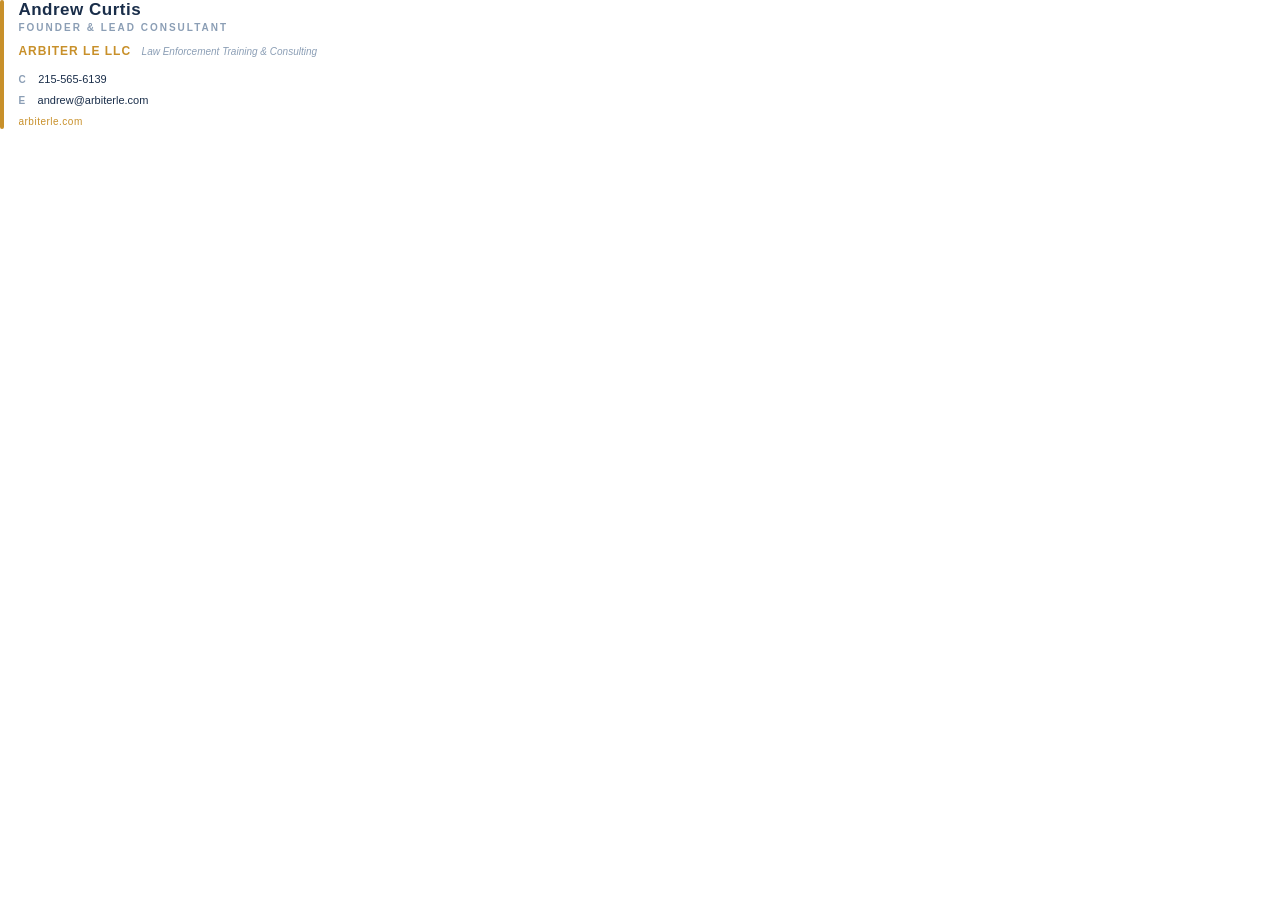
<file: email-signature.html>
<!DOCTYPE html>
<html>
<head>
  <meta charset="UTF-8">
</head>
<body style="margin:0;padding:0;background:transparent;">

<table cellpadding="0" cellspacing="0" border="0" style="font-family: Arial, sans-serif; max-width: 480px;">
  <tr>
    <!-- Left accent bar -->
    <td style="width: 3px; background-color: #c8902a; border-radius: 2px;">&nbsp;</td>
    <td style="width: 14px;"></td>
    <!-- Content -->
    <td style="vertical-align: middle;">

      <div style="font-size: 17px; font-weight: 700; color: #1a2e4a; letter-spacing: 0.5px; line-height: 1.2;">
        Andrew Curtis
      </div>
      <div style="font-size: 10px; font-weight: 600; color: #8b9eb5; letter-spacing: 2px; text-transform: uppercase; margin-top: 2px; margin-bottom: 8px;">
        Founder &amp; Lead Consultant
      </div>

      <div style="margin-bottom: 10px;">
        <span style="font-size: 12px; font-weight: 700; color: #c8902a; letter-spacing: 1px; text-transform: uppercase;">Arbiter LE LLC</span>
        <span style="font-size: 10px; color: #8b9eb5; margin-left: 6px; font-style: italic;">Law Enforcement Training &amp; Consulting</span>
      </div>

      <table cellpadding="0" cellspacing="0" border="0">
        <tr>
          <td style="padding-bottom: 3px;">
            <span style="font-size: 10px; color: #8b9eb5; letter-spacing: 1px; text-transform: uppercase; font-weight: 600;">C</span>
            <span style="font-size: 11px; color: #1a2e4a; margin-left: 7px;">215-565-6139</span>
          </td>
        </tr>
        <tr>
          <td style="padding-bottom: 3px;">
            <span style="font-size: 10px; color: #8b9eb5; letter-spacing: 1px; text-transform: uppercase; font-weight: 600;">E</span>
            <a href="mailto:andrew@arbiterle.com" style="font-size: 11px; color: #1a2e4a; text-decoration: none; margin-left: 7px;">andrew@arbiterle.com</a>
          </td>
        </tr>
        <tr>
          <td>
            <a href="https://arbiterle.com" style="font-size: 10px; color: #c8902a; text-decoration: none; letter-spacing: 0.5px;">arbiterle.com</a>
          </td>
        </tr>
      </table>

    </td>
  </tr>
</table>

</body>
</html>
</file>
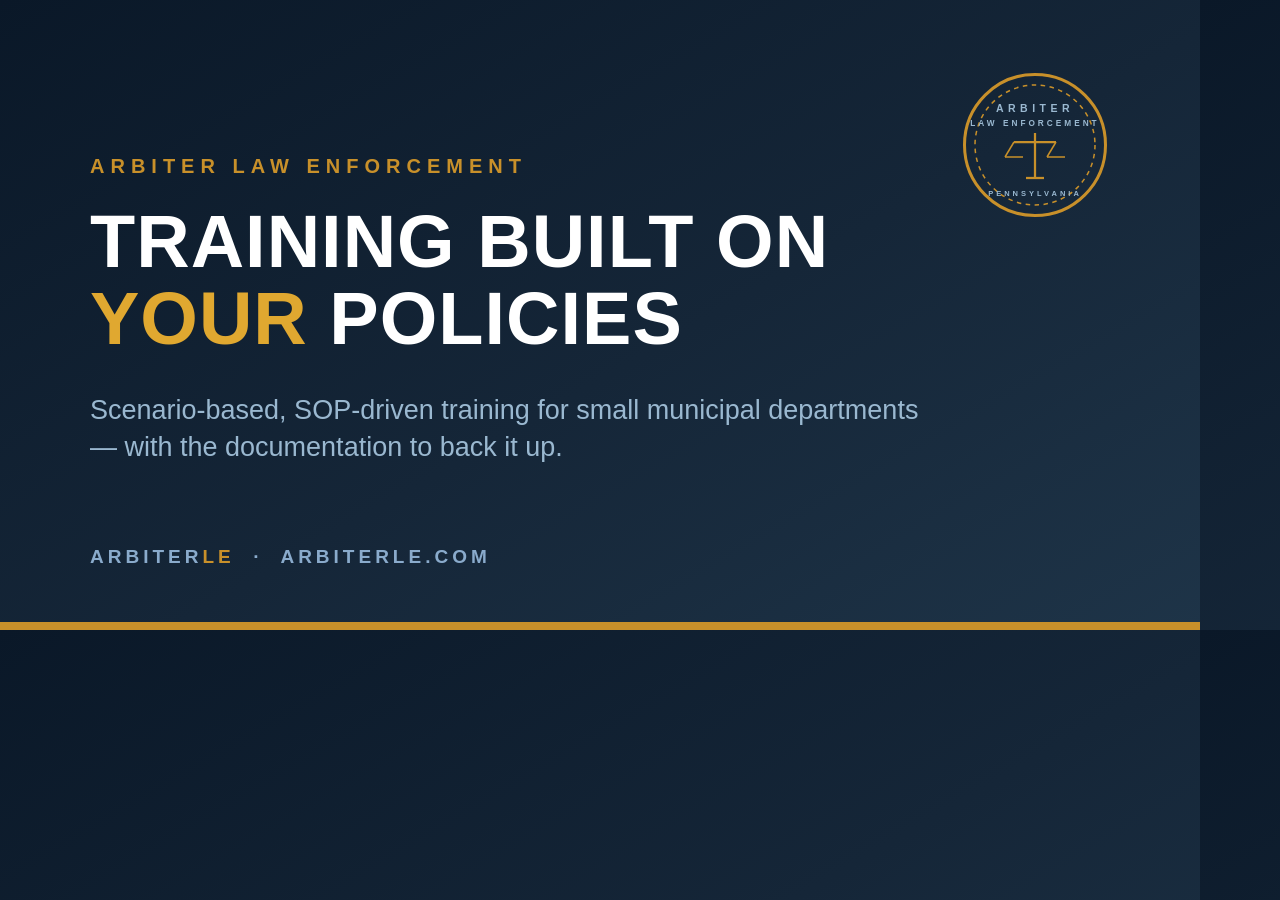
<file: _dev/og-card.html>
<!DOCTYPE html>
<html>
<head>
<meta charset="UTF-8">
<style>
  *,*::before,*::after{box-sizing:border-box;margin:0;padding:0;}
  html,body{width:1200px;height:630px;overflow:hidden;}
  body{
    font-family:'Helvetica Neue',Arial,sans-serif;
    background:linear-gradient(150deg,#0a1828 0%,#152638 55%,#1e3448 100%);
    color:#fff;
    width:1200px;height:630px;
    position:relative;
    display:flex;flex-direction:column;
    justify-content:center;
    padding:0 90px;
    border-bottom:8px solid #c8902a;
  }
  .seal{position:absolute;top:70px;right:90px;width:150px;height:150px;}
  .eyebrow{
    font-size:20px;font-weight:700;letter-spacing:6px;text-transform:uppercase;
    color:#c8902a;margin-bottom:26px;
  }
  h1{
    font-size:74px;font-weight:900;line-height:1.04;letter-spacing:1px;
    text-transform:uppercase;max-width:920px;
  }
  h1 .gold{color:#e0a830;}
  .sub{
    margin-top:34px;font-size:27px;line-height:1.4;color:#9ab8d0;max-width:860px;font-weight:400;
  }
  .brand{
    position:absolute;bottom:54px;left:90px;
    font-size:19px;font-weight:700;letter-spacing:4px;text-transform:uppercase;color:#8aabcc;
  }
  .brand span{color:#c8902a;}
</style>
</head>
<body>
  <svg class="seal" viewBox="0 0 100 100" fill="none" xmlns="http://www.w3.org/2000/svg">
    <circle cx="50" cy="50" r="47" stroke="#c8902a" stroke-width="2"/>
    <circle cx="50" cy="50" r="40" stroke="#c8902a" stroke-width="1" stroke-dasharray="3 3"/>
    <text x="50" y="28" text-anchor="middle" font-family="Arial" font-size="7" font-weight="800" letter-spacing="3" fill="#9ab8d0">ARBITER</text>
    <text x="50" y="37" text-anchor="middle" font-family="Arial" font-size="5.5" font-weight="600" letter-spacing="2" fill="#9ab8d0">LAW ENFORCEMENT</text>
    <line x1="50" y1="42" x2="50" y2="72" stroke="#c8902a" stroke-width="1.5"/>
    <line x1="36" y1="48" x2="64" y2="48" stroke="#c8902a" stroke-width="1.5"/>
    <line x1="36" y1="48" x2="30" y2="58" stroke="#c8902a" stroke-width="1"/>
    <line x1="30" y1="58" x2="42" y2="58" stroke="#c8902a" stroke-width="1"/>
    <line x1="64" y1="48" x2="58" y2="58" stroke="#c8902a" stroke-width="1"/>
    <line x1="58" y1="58" x2="70" y2="58" stroke="#c8902a" stroke-width="1"/>
    <line x1="44" y1="72" x2="56" y2="72" stroke="#c8902a" stroke-width="1.5"/>
    <text x="50" y="84" text-anchor="middle" font-family="Arial" font-size="5" font-weight="600" letter-spacing="2" fill="#9ab8d0">PENNSYLVANIA</text>
  </svg>

  <div class="eyebrow">Arbiter Law Enforcement</div>
  <h1>Training Built On <span class="gold">Your</span> Policies</h1>
  <div class="sub">Scenario-based, SOP-driven training for small municipal departments — with the documentation to back it up.</div>
  <div class="brand">ARBITER<span>LE</span> &nbsp;·&nbsp; arbiterle.com</div>
</body>
</html>
</file>
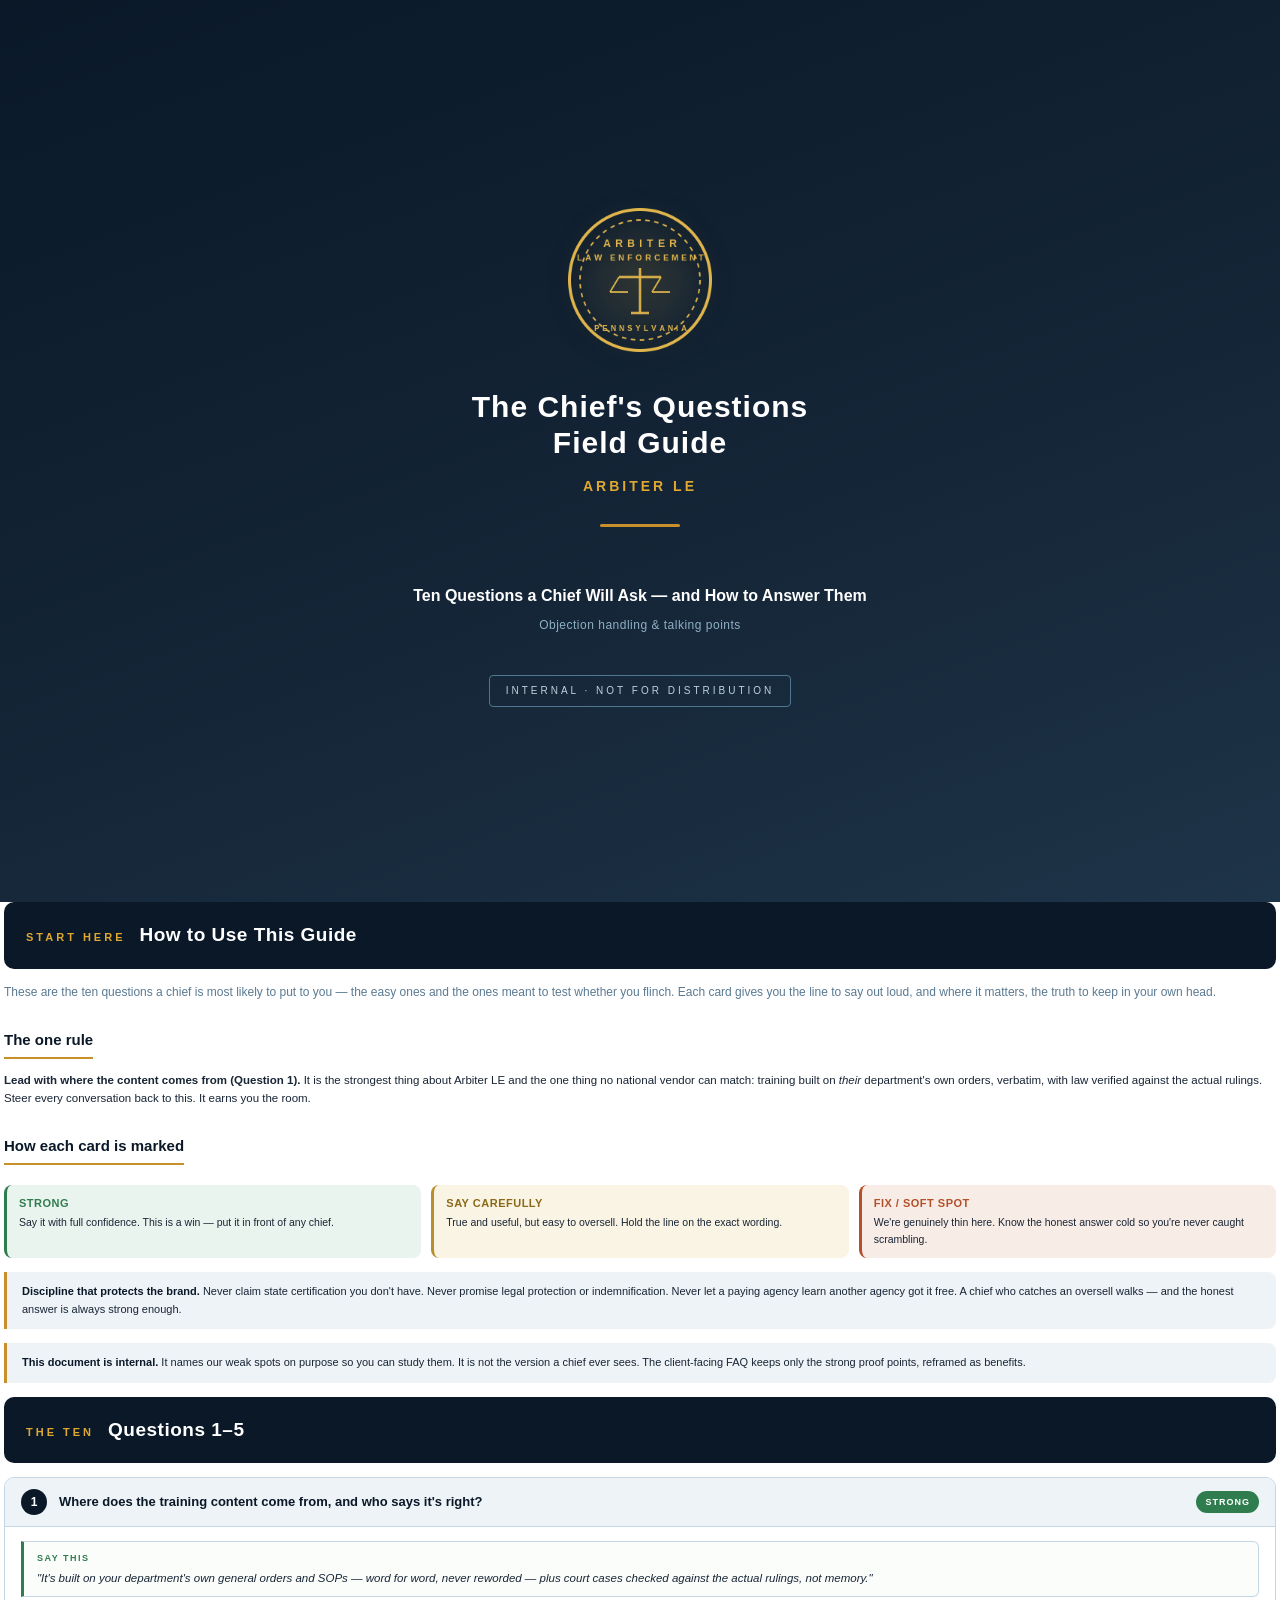
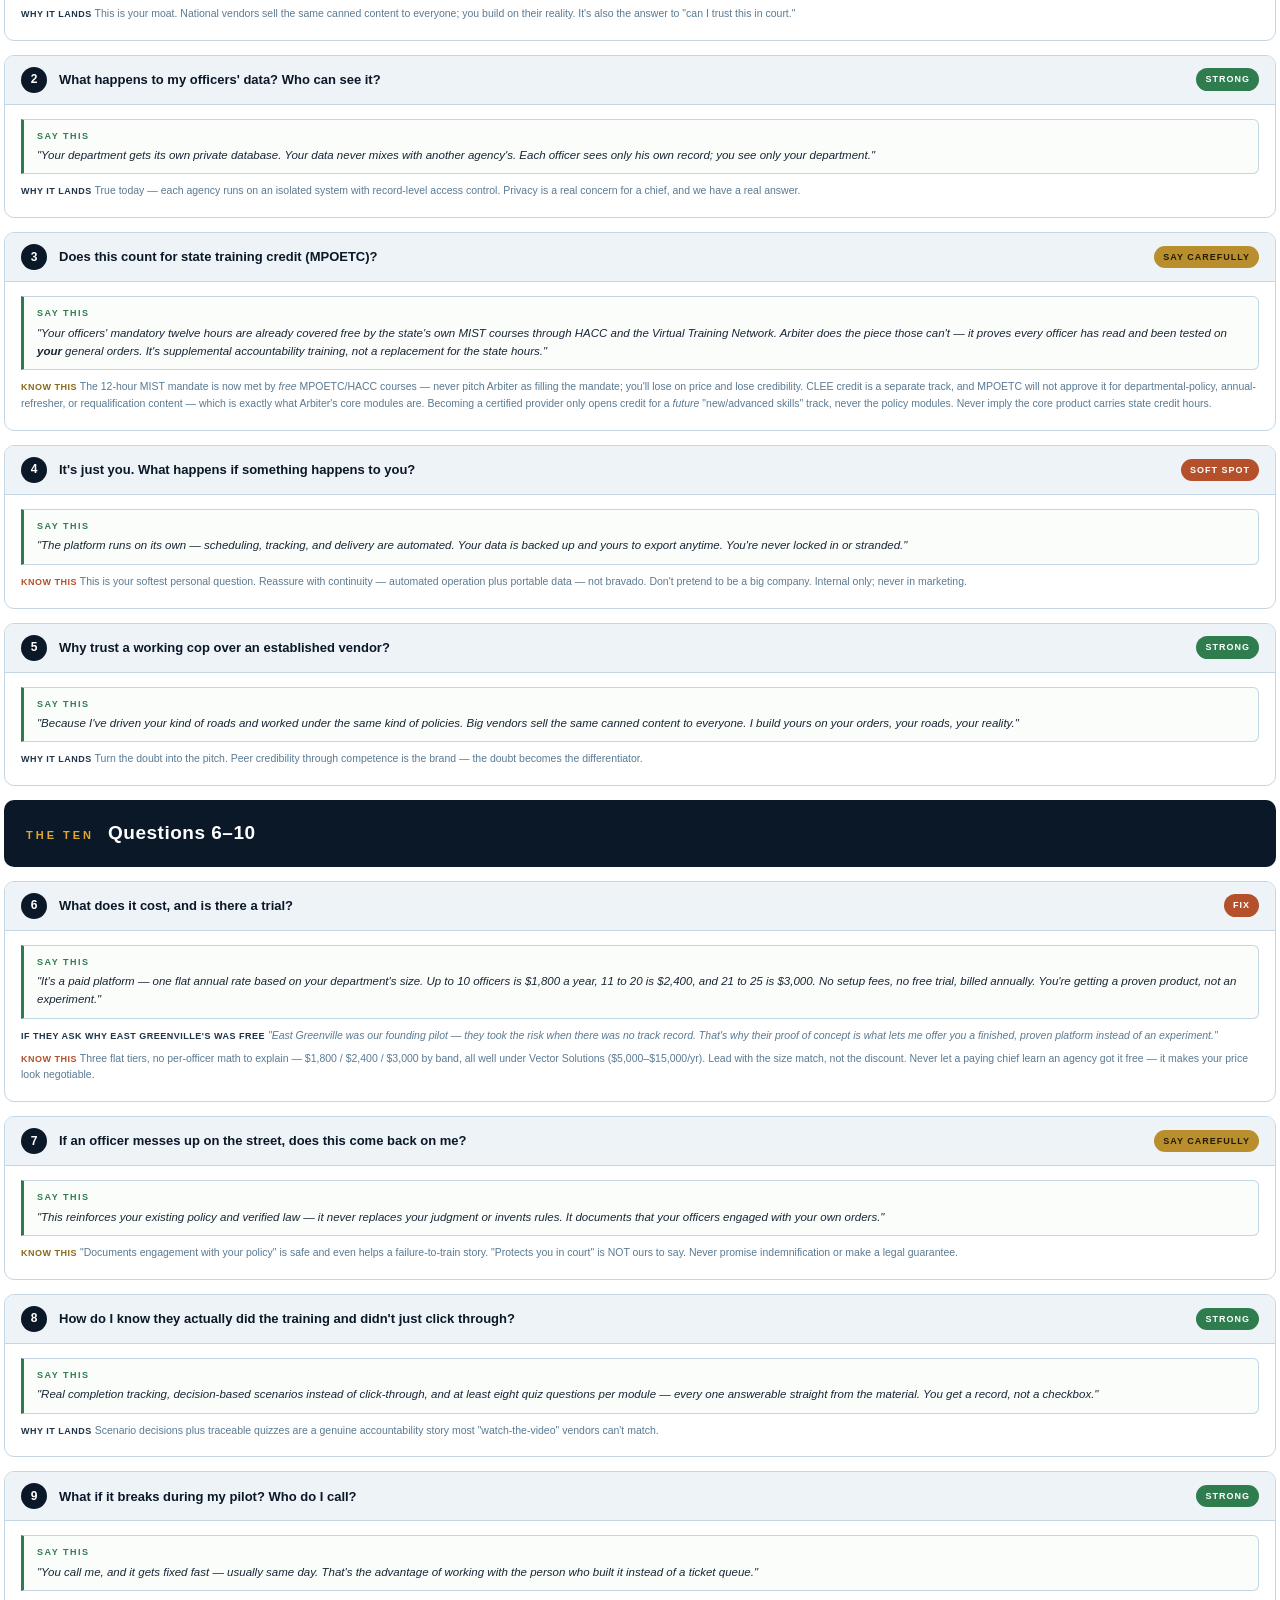
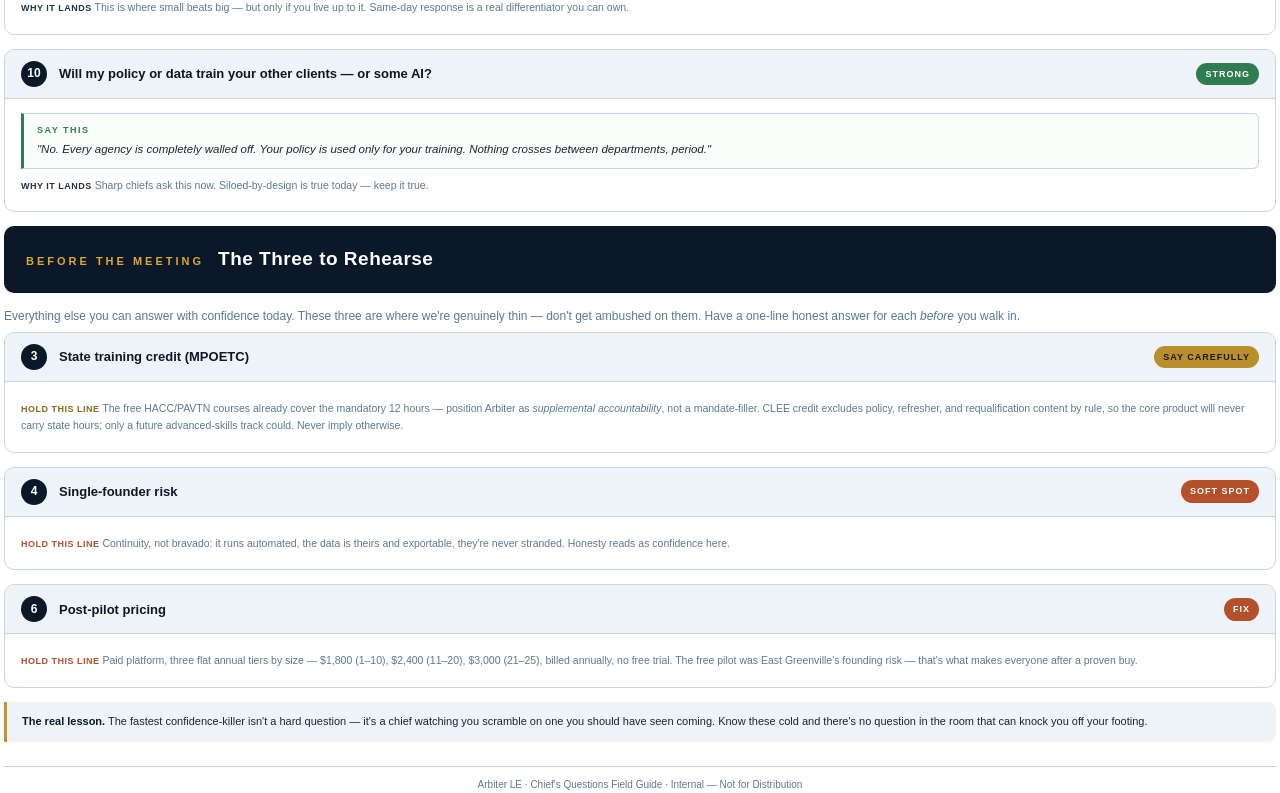
<file: _guide_build/chief-qa.html>
<!DOCTYPE html>
<html lang="en">
<head>
<meta charset="UTF-8" />
<title>Arbiter LE — Chief Q&A Field Guide (Internal)</title>
<style>
  :root{
    /* Arbiter LE brand palette — navy / gold / steel (matches Marketing/index.html) */
    --green:#0a1828; --green-mid:#152638; --green-hi:#1e3448; --steel:#3c6478;
    --gold:#c8902a; --gold-hi:#e0a830;
    --ink:#182535; --muted:#5a7a92; --line:#c4d6e4; --paper:#ffffff; --soft:#eef3f7;
    --strong:#2f7d4f; --strong-bg:#eaf4ee;
    --careful:#b98f2e; --careful-bg:#faf4e4;
    --fix:#b4502a; --fix-bg:#f8ece6;
  }
  *{box-sizing:border-box;margin:0;padding:0;}
  html{ -webkit-print-color-adjust:exact; print-color-adjust:exact; }
  body{ font-family:"Helvetica Neue",Arial,sans-serif; color:var(--ink); font-size:11.5px; line-height:1.6; }

  .page-break{ break-before:page; }
  h3,h4{ break-after:avoid; }

  /* ── cover ── */
  .cover{ height:9.4in; display:flex; flex-direction:column; justify-content:center; align-items:center; text-align:center;
          background:linear-gradient(160deg,#0a1828 0%,#152638 60%,#1e3448 100%); color:#fff; padding:0 60px; }
  .cover .seal{ width:170px; height:170px; margin-bottom:24px; display:flex; align-items:center; justify-content:center;
                border-radius:50%; background:radial-gradient(circle, rgba(224,181,76,.16) 0%, rgba(224,181,76,.05) 45%, rgba(224,181,76,0) 70%); }
  .cover .seal img{ width:150px; height:150px; object-fit:contain; filter:drop-shadow(0 3px 10px rgba(0,0,0,.4)); }
  .cover h1{ font-size:30px; letter-spacing:1px; font-weight:800; line-height:1.2; }
  .cover .sub{ color:var(--gold-hi); font-size:14px; letter-spacing:3px; text-transform:uppercase; margin-top:14px; font-weight:700; }
  .cover .dept{ font-size:16px; margin-top:30px; font-weight:600; }
  .cover .meta{ color:#8fb0c4; font-size:12px; margin-top:8px; letter-spacing:.5px; }
  .cover .rule{ width:80px; height:3px; background:var(--gold); margin:26px auto; border-radius:2px; }
  .cover .stamp{ margin-top:40px; border:1px solid #4f7790; color:#bcd2e0; font-size:10px; letter-spacing:3px; text-transform:uppercase; padding:7px 16px; border-radius:4px; }

  /* ── section chrome ── */
  .content{ padding:0 4px; }
  .part-head{ background:var(--green); color:#fff; border-radius:10px; padding:18px 22px; margin:0 0 14px; display:flex; align-items:baseline; gap:14px; }
  .part-head .tag{ color:var(--gold-hi); font-size:11px; letter-spacing:3px; text-transform:uppercase; font-weight:700; }
  .part-head h2{ font-size:19px; font-weight:800; letter-spacing:.5px; }
  h3{ color:var(--green); font-size:15px; font-weight:800; margin:20px 0 6px; padding-bottom:5px; border-bottom:2px solid var(--gold); display:inline-block; }
  p{ margin:6px 0; }
  .lead{ color:var(--muted); font-size:12px; }

  /* ── legend ── */
  .legend{ display:flex; gap:10px; margin:14px 0 4px; }
  .legend .item{ flex:1; border-radius:8px; padding:10px 12px; font-size:10.5px; }
  .legend .item b{ display:block; font-size:11px; letter-spacing:.5px; margin-bottom:2px; text-transform:uppercase; }
  .lg-strong{ background:var(--strong-bg); border-left:3px solid var(--strong); } .lg-strong b{ color:var(--strong); }
  .lg-careful{ background:var(--careful-bg); border-left:3px solid var(--careful); } .lg-careful b{ color:#8a6a18; }
  .lg-fix{ background:var(--fix-bg); border-left:3px solid var(--fix); } .lg-fix b{ color:var(--fix); }

  .callout{ background:var(--soft); border-left:3px solid var(--gold); border-radius:0 8px 8px 0; padding:11px 15px; margin:14px 0; font-size:11px; }
  .callout b{ color:var(--green); }

  /* ── Q card ── */
  .qcard{ border:1px solid var(--line); border-radius:10px; padding:0; margin:0 0 14px; break-inside:avoid; overflow:hidden; }
  .qhead{ display:flex; align-items:center; gap:12px; background:var(--soft); padding:11px 16px; border-bottom:1px solid var(--line); }
  .qnum{ flex:none; width:26px; height:26px; border-radius:50%; background:var(--green); color:#fff; font-weight:800; font-size:12px; display:flex; align-items:center; justify-content:center; }
  .qtext{ font-weight:800; color:var(--green); font-size:13px; flex:1; line-height:1.35; }
  .badge{ flex:none; font-size:9px; font-weight:800; letter-spacing:1px; text-transform:uppercase; padding:4px 9px; border-radius:20px; white-space:nowrap; }
  .b-strong{ background:var(--strong); color:#fff; }
  .b-careful{ background:var(--careful); color:#231a06; }
  .b-fix{ background:var(--fix); color:#fff; }
  .qbody{ padding:12px 16px; }
  .saythis{ background:#fbfdfb; border:1px solid var(--line); border-left:3px solid var(--strong); border-radius:0 6px 6px 0; padding:9px 13px; margin:2px 0 8px; font-size:11.5px; }
  .saythis .lbl{ display:block; font-size:9px; font-weight:800; letter-spacing:1.5px; text-transform:uppercase; color:var(--strong); margin-bottom:3px; }
  .saythis em{ font-style:italic; color:var(--ink); }
  .know{ font-size:10.5px; color:var(--muted); }
  .know .lbl{ font-weight:800; color:var(--fix); letter-spacing:.5px; text-transform:uppercase; font-size:9px; }
  .know.careful .lbl{ color:#8a6a18; }
  .why{ font-size:10.5px; color:var(--muted); margin-top:4px; }
  .why .lbl{ font-weight:800; color:var(--green-hi); letter-spacing:.5px; text-transform:uppercase; font-size:9px; }

  footer.doc{ margin-top:24px; border-top:1px solid var(--line); padding-top:10px; color:var(--muted); font-size:10px; text-align:center; }
</style>
</head>
<body>

<!-- ═══════════ COVER ═══════════ -->
<div class="cover">
  <div class="seal"><img src="arbiter-seal-gold.png" alt="Arbiter LE" /></div>
  <h1>The Chief's Questions<br/>Field Guide</h1>
  <div class="sub">Arbiter LE</div>
  <div class="rule"></div>
  <div class="dept">Ten Questions a Chief Will Ask — and How to Answer Them</div>
  <div class="meta">Objection handling &amp; talking points</div>
  <div class="stamp">Internal · Not for Distribution</div>
</div>

<!-- ═══════════ HOW TO USE ═══════════ -->
<div class="content page-break">
  <div class="part-head"><span class="tag">Start Here</span><h2>How to Use This Guide</h2></div>
  <p class="lead">These are the ten questions a chief is most likely to put to you — the easy ones and the ones meant to test whether you flinch. Each card gives you the line to say out loud, and where it matters, the truth to keep in your own head.</p>

  <h3>The one rule</h3>
  <p><b>Lead with where the content comes from (Question 1).</b> It is the strongest thing about Arbiter LE and the one thing no national vendor can match: training built on <i>their</i> department's own orders, verbatim, with law verified against the actual rulings. Steer every conversation back to this. It earns you the room.</p>

  <h3>How each card is marked</h3>
  <div class="legend">
    <div class="item lg-strong"><b>Strong</b>Say it with full confidence. This is a win — put it in front of any chief.</div>
    <div class="item lg-careful"><b>Say Carefully</b>True and useful, but easy to oversell. Hold the line on the exact wording.</div>
    <div class="item lg-fix"><b>Fix / Soft Spot</b>We're genuinely thin here. Know the honest answer cold so you're never caught scrambling.</div>
  </div>

  <div class="callout"><b>Discipline that protects the brand.</b> Never claim state certification you don't have. Never promise legal protection or indemnification. Never let a paying agency learn another agency got it free. A chief who catches an oversell walks — and the honest answer is always strong enough.</div>

  <div class="callout"><b>This document is internal.</b> It names our weak spots on purpose so you can study them. It is not the version a chief ever sees. The client-facing FAQ keeps only the strong proof points, reframed as benefits.</div>
</div>

<!-- ═══════════ THE TEN — PAGE 1 ═══════════ -->
<div class="content page-break">
  <div class="part-head"><span class="tag">The Ten</span><h2>Questions 1–5</h2></div>

  <div class="qcard">
    <div class="qhead"><div class="qnum">1</div><div class="qtext">Where does the training content come from, and who says it's right?</div><div class="badge b-strong">Strong</div></div>
    <div class="qbody">
      <div class="saythis"><span class="lbl">Say this</span><em>"It's built on your department's own general orders and SOPs — word for word, never reworded — plus court cases checked against the actual rulings, not memory."</em></div>
      <p class="why"><span class="lbl">Why it lands</span> This is your moat. National vendors sell the same canned content to everyone; you build on their reality. It's also the answer to "can I trust this in court."</p>
    </div>
  </div>

  <div class="qcard">
    <div class="qhead"><div class="qnum">2</div><div class="qtext">What happens to my officers' data? Who can see it?</div><div class="badge b-strong">Strong</div></div>
    <div class="qbody">
      <div class="saythis"><span class="lbl">Say this</span><em>"Your department gets its own private database. Your data never mixes with another agency's. Each officer sees only his own record; you see only your department."</em></div>
      <p class="why"><span class="lbl">Why it lands</span> True today — each agency runs on an isolated system with record-level access control. Privacy is a real concern for a chief, and we have a real answer.</p>
    </div>
  </div>

  <div class="qcard">
    <div class="qhead"><div class="qnum">3</div><div class="qtext">Does this count for state training credit (MPOETC)?</div><div class="badge b-careful">Say Carefully</div></div>
    <div class="qbody">
      <div class="saythis"><span class="lbl">Say this</span><em>"Your officers' mandatory twelve hours are already covered free by the state's own MIST courses through HACC and the Virtual Training Network. Arbiter does the piece those can't — it proves every officer has read and been tested on <b>your</b> general orders. It's supplemental accountability training, not a replacement for the state hours."</em></div>
      <p class="know careful"><span class="lbl">Know this</span> The 12-hour MIST mandate is now met by <i>free</i> MPOETC/HACC courses — never pitch Arbiter as filling the mandate; you'll lose on price and lose credibility. CLEE credit is a separate track, and MPOETC will not approve it for departmental-policy, annual-refresher, or requalification content — which is exactly what Arbiter's core modules are. Becoming a certified provider only opens credit for a <i>future</i> "new/advanced skills" track, never the policy modules. Never imply the core product carries state credit hours.</p>
    </div>
  </div>

  <div class="qcard">
    <div class="qhead"><div class="qnum">4</div><div class="qtext">It's just you. What happens if something happens to you?</div><div class="badge b-fix">Soft Spot</div></div>
    <div class="qbody">
      <div class="saythis"><span class="lbl">Say this</span><em>"The platform runs on its own — scheduling, tracking, and delivery are automated. Your data is backed up and yours to export anytime. You're never locked in or stranded."</em></div>
      <p class="know"><span class="lbl">Know this</span> This is your softest personal question. Reassure with continuity — automated operation plus portable data — not bravado. Don't pretend to be a big company. Internal only; never in marketing.</p>
    </div>
  </div>

  <div class="qcard">
    <div class="qhead"><div class="qnum">5</div><div class="qtext">Why trust a working cop over an established vendor?</div><div class="badge b-strong">Strong</div></div>
    <div class="qbody">
      <div class="saythis"><span class="lbl">Say this</span><em>"Because I've driven your kind of roads and worked under the same kind of policies. Big vendors sell the same canned content to everyone. I build yours on your orders, your roads, your reality."</em></div>
      <p class="why"><span class="lbl">Why it lands</span> Turn the doubt into the pitch. Peer credibility through competence is the brand — the doubt becomes the differentiator.</p>
    </div>
  </div>
</div>

<!-- ═══════════ THE TEN — PAGE 2 ═══════════ -->
<div class="content page-break">
  <div class="part-head"><span class="tag">The Ten</span><h2>Questions 6–10</h2></div>

  <div class="qcard">
    <div class="qhead"><div class="qnum">6</div><div class="qtext">What does it cost, and is there a trial?</div><div class="badge b-fix">Fix</div></div>
    <div class="qbody">
      <div class="saythis"><span class="lbl">Say this</span><em>"It's a paid platform — one flat annual rate based on your department's size. Up to 10 officers is $1,800 a year, 11 to 20 is $2,400, and 21 to 25 is $3,000. No setup fees, no free trial, billed annually. You're getting a proven product, not an experiment."</em></div>
      <p class="why"><span class="lbl">If they ask why East Greenville's was free</span> <em>"East Greenville was our founding pilot — they took the risk when there was no track record. That's why their proof of concept is what lets me offer you a finished, proven platform instead of an experiment."</em></p>
      <p class="know"><span class="lbl">Know this</span> Three flat tiers, no per-officer math to explain — $1,800 / $2,400 / $3,000 by band, all well under Vector Solutions ($5,000–$15,000/yr). Lead with the size match, not the discount. Never let a paying chief learn an agency got it free — it makes your price look negotiable.</p>
    </div>
  </div>

  <div class="qcard">
    <div class="qhead"><div class="qnum">7</div><div class="qtext">If an officer messes up on the street, does this come back on me?</div><div class="badge b-careful">Say Carefully</div></div>
    <div class="qbody">
      <div class="saythis"><span class="lbl">Say this</span><em>"This reinforces your existing policy and verified law — it never replaces your judgment or invents rules. It documents that your officers engaged with your own orders."</em></div>
      <p class="know careful"><span class="lbl">Know this</span> "Documents engagement with your policy" is safe and even helps a failure-to-train story. "Protects you in court" is NOT ours to say. Never promise indemnification or make a legal guarantee.</p>
    </div>
  </div>

  <div class="qcard">
    <div class="qhead"><div class="qnum">8</div><div class="qtext">How do I know they actually did the training and didn't just click through?</div><div class="badge b-strong">Strong</div></div>
    <div class="qbody">
      <div class="saythis"><span class="lbl">Say this</span><em>"Real completion tracking, decision-based scenarios instead of click-through, and at least eight quiz questions per module — every one answerable straight from the material. You get a record, not a checkbox."</em></div>
      <p class="why"><span class="lbl">Why it lands</span> Scenario decisions plus traceable quizzes are a genuine accountability story most "watch-the-video" vendors can't match.</p>
    </div>
  </div>

  <div class="qcard">
    <div class="qhead"><div class="qnum">9</div><div class="qtext">What if it breaks during my pilot? Who do I call?</div><div class="badge b-strong">Strong</div></div>
    <div class="qbody">
      <div class="saythis"><span class="lbl">Say this</span><em>"You call me, and it gets fixed fast — usually same day. That's the advantage of working with the person who built it instead of a ticket queue."</em></div>
      <p class="why"><span class="lbl">Why it lands</span> This is where small beats big — but only if you live up to it. Same-day response is a real differentiator you can own.</p>
    </div>
  </div>

  <div class="qcard">
    <div class="qhead"><div class="qnum">10</div><div class="qtext">Will my policy or data train your other clients — or some AI?</div><div class="badge b-strong">Strong</div></div>
    <div class="qbody">
      <div class="saythis"><span class="lbl">Say this</span><em>"No. Every agency is completely walled off. Your policy is used only for your training. Nothing crosses between departments, period."</em></div>
      <p class="why"><span class="lbl">Why it lands</span> Sharp chiefs ask this now. Siloed-by-design is true today — keep it true.</p>
    </div>
  </div>
</div>

<!-- ═══════════ THE THREE TO REHEARSE ═══════════ -->
<div class="content page-break">
  <div class="part-head"><span class="tag">Before the Meeting</span><h2>The Three to Rehearse</h2></div>
  <p class="lead">Everything else you can answer with confidence today. These three are where we're genuinely thin — don't get ambushed on them. Have a one-line honest answer for each <i>before</i> you walk in.</p>

  <div class="qcard">
    <div class="qhead"><div class="qnum">3</div><div class="qtext">State training credit (MPOETC)</div><div class="badge b-careful">Say Carefully</div></div>
    <div class="qbody"><p class="know careful"><span class="lbl">Hold this line</span> The free HACC/PAVTN courses already cover the mandatory 12 hours — position Arbiter as <i>supplemental accountability</i>, not a mandate-filler. CLEE credit excludes policy, refresher, and requalification content by rule, so the core product will never carry state hours; only a future advanced-skills track could. Never imply otherwise.</p></div>
  </div>

  <div class="qcard">
    <div class="qhead"><div class="qnum">4</div><div class="qtext">Single-founder risk</div><div class="badge b-fix">Soft Spot</div></div>
    <div class="qbody"><p class="know"><span class="lbl">Hold this line</span> Continuity, not bravado: it runs automated, the data is theirs and exportable, they're never stranded. Honesty reads as confidence here.</p></div>
  </div>

  <div class="qcard">
    <div class="qhead"><div class="qnum">6</div><div class="qtext">Post-pilot pricing</div><div class="badge b-fix">Fix</div></div>
    <div class="qbody"><p class="know"><span class="lbl">Hold this line</span> Paid platform, three flat annual tiers by size — $1,800 (1–10), $2,400 (11–20), $3,000 (21–25), billed annually, no free trial. The free pilot was East Greenville's founding risk — that's what makes everyone after a proven buy.</p></div>
  </div>

  <div class="callout"><b>The real lesson.</b> The fastest confidence-killer isn't a hard question — it's a chief watching you scramble on one you should have seen coming. Know these cold and there's no question in the room that can knock you off your footing.</div>

  <footer class="doc">Arbiter LE · Chief's Questions Field Guide · Internal — Not for Distribution</footer>
</div>

</body>
</html>
</file>
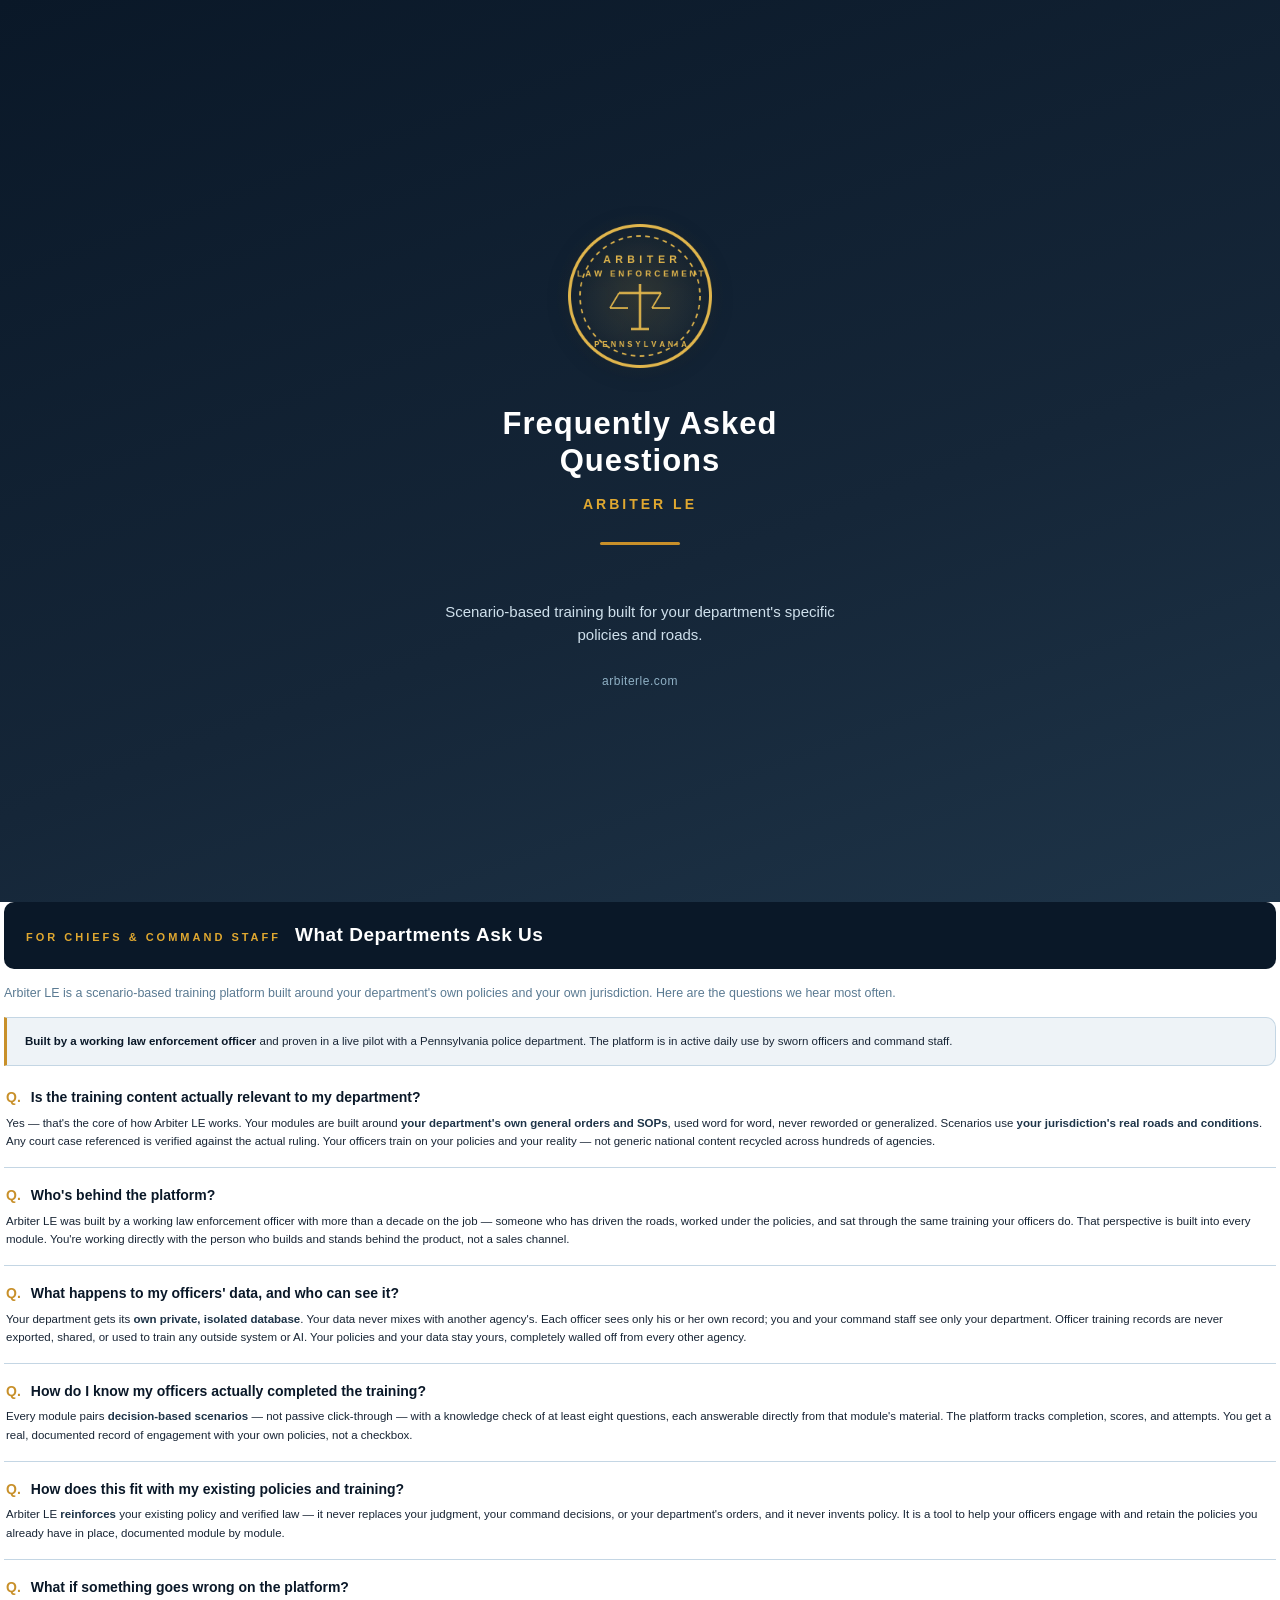
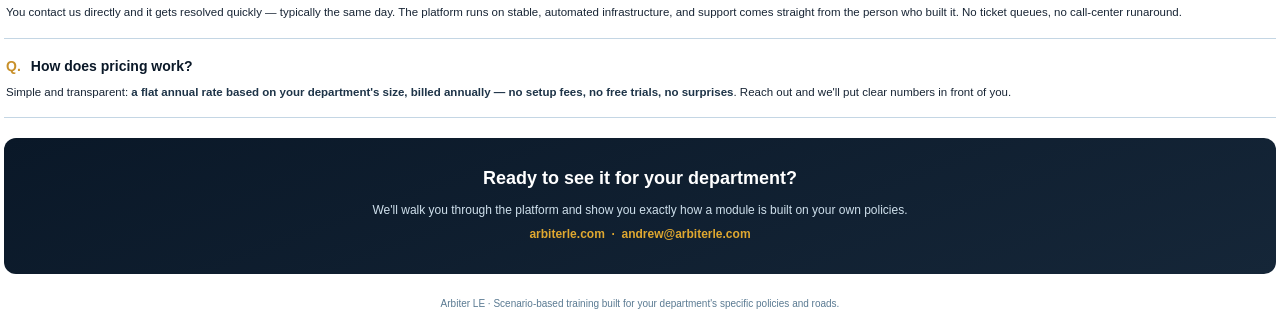
<file: _guide_build/client-faq.html>
<!DOCTYPE html>
<html lang="en">
<head>
<meta charset="UTF-8" />
<title>Arbiter LE — Frequently Asked Questions</title>
<style>
  :root{
    /* Arbiter LE brand palette — navy / gold / steel */
    --navy:#0a1828; --navy-mid:#152638; --navy-light:#1e3448; --steel:#3c6478;
    --gold:#c8902a; --gold-hi:#e0a830;
    --ink:#182535; --muted:#5a7a92; --line:#c4d6e4; --paper:#ffffff; --soft:#eef3f7;
  }
  *{box-sizing:border-box;margin:0;padding:0;}
  html{ -webkit-print-color-adjust:exact; print-color-adjust:exact; }
  body{ font-family:"Helvetica Neue",Arial,sans-serif; color:var(--ink); font-size:11.5px; line-height:1.62; }

  .page-break{ break-before:page; }
  h3,h4{ break-after:avoid; }

  /* ── cover ── */
  .cover{ height:9.4in; display:flex; flex-direction:column; justify-content:center; align-items:center; text-align:center;
          background:linear-gradient(160deg,#0a1828 0%,#152638 60%,#1e3448 100%); color:#fff; padding:0 60px; }
  .cover .seal{ width:170px; height:170px; margin-bottom:24px; display:flex; align-items:center; justify-content:center;
                border-radius:50%; background:radial-gradient(circle, rgba(224,181,76,.16) 0%, rgba(224,181,76,.05) 45%, rgba(224,181,76,0) 70%); }
  .cover .seal img{ width:150px; height:150px; object-fit:contain; filter:drop-shadow(0 3px 10px rgba(0,0,0,.4)); }
  .cover h1{ font-size:31px; letter-spacing:1px; font-weight:800; line-height:1.2; }
  .cover .sub{ color:var(--gold-hi); font-size:14px; letter-spacing:3px; text-transform:uppercase; margin-top:14px; font-weight:700; }
  .cover .tagline{ font-size:15px; margin-top:30px; font-weight:500; color:#cfe0ec; max-width:440px; line-height:1.5; }
  .cover .meta{ color:#8fb0c4; font-size:12px; margin-top:26px; letter-spacing:.5px; }
  .cover .rule{ width:80px; height:3px; background:var(--gold); margin:26px auto; border-radius:2px; }

  /* ── chrome ── */
  .content{ padding:0 4px; }
  .part-head{ background:var(--navy); color:#fff; border-radius:10px; padding:18px 22px; margin:0 0 14px; display:flex; align-items:baseline; gap:14px; }
  .part-head .tag{ color:var(--gold-hi); font-size:11px; letter-spacing:3px; text-transform:uppercase; font-weight:700; }
  .part-head h2{ font-size:19px; font-weight:800; letter-spacing:.5px; }
  .lead{ color:var(--muted); font-size:12.5px; margin:8px 0; }

  .proof{ background:var(--soft); border:1px solid var(--line); border-left:3px solid var(--gold); border-radius:0 10px 10px 0; padding:14px 18px; margin:14px 0 4px; }
  .proof b{ color:var(--navy); }

  /* ── FAQ item ── */
  .faq{ border-bottom:1px solid var(--line); padding:16px 2px; break-inside:avoid; }
  .faq:last-child{ border-bottom:none; }
  .faq .q{ font-size:14px; font-weight:800; color:var(--navy); margin-bottom:5px; display:flex; gap:10px; align-items:baseline; }
  .faq .q .mark{ color:var(--gold); font-weight:800; }
  .faq .a{ font-size:11.5px; color:var(--ink); }
  .faq .a b{ color:var(--navy-light); }

  .cta{ background:linear-gradient(160deg,#0a1828 0%,#152638 100%); color:#fff; border-radius:12px; padding:26px 28px; margin-top:20px; text-align:center; }
  .cta h3{ color:#fff; font-size:18px; font-weight:800; border:none; padding:0; margin:0 0 8px; }
  .cta p{ color:#cfe0ec; font-size:12px; margin:4px 0; }
  .cta .gold{ color:var(--gold-hi); font-weight:700; }

  footer.doc{ margin-top:22px; color:var(--muted); font-size:10px; text-align:center; }
</style>
</head>
<body>

<!-- ═══════════ COVER ═══════════ -->
<div class="cover">
  <div class="seal"><img src="arbiter-seal-gold.png" alt="Arbiter LE" /></div>
  <h1>Frequently Asked<br/>Questions</h1>
  <div class="sub">Arbiter LE</div>
  <div class="rule"></div>
  <div class="tagline">Scenario-based training built for your department's specific policies and roads.</div>
  <div class="meta">arbiterle.com</div>
</div>

<!-- ═══════════ FAQ ═══════════ -->
<div class="content page-break">
  <div class="part-head"><span class="tag">For Chiefs &amp; Command Staff</span><h2>What Departments Ask Us</h2></div>
  <p class="lead">Arbiter LE is a scenario-based training platform built around your department's own policies and your own jurisdiction. Here are the questions we hear most often.</p>

  <div class="proof"><b>Built by a working law enforcement officer</b> and proven in a live pilot with a Pennsylvania police department. The platform is in active daily use by sworn officers and command staff.</div>

  <div class="faq">
    <div class="q"><span class="mark">Q.</span><span>Is the training content actually relevant to my department?</span></div>
    <div class="a">Yes — that's the core of how Arbiter LE works. Your modules are built around <b>your department's own general orders and SOPs</b>, used word for word, never reworded or generalized. Scenarios use <b>your jurisdiction's real roads and conditions</b>. Any court case referenced is verified against the actual ruling. Your officers train on your policies and your reality — not generic national content recycled across hundreds of agencies.</div>
  </div>

  <div class="faq">
    <div class="q"><span class="mark">Q.</span><span>Who's behind the platform?</span></div>
    <div class="a">Arbiter LE was built by a working law enforcement officer with more than a decade on the job — someone who has driven the roads, worked under the policies, and sat through the same training your officers do. That perspective is built into every module. You're working directly with the person who builds and stands behind the product, not a sales channel.</div>
  </div>

  <div class="faq">
    <div class="q"><span class="mark">Q.</span><span>What happens to my officers' data, and who can see it?</span></div>
    <div class="a">Your department gets its <b>own private, isolated database</b>. Your data never mixes with another agency's. Each officer sees only his or her own record; you and your command staff see only your department. Officer training records are never exported, shared, or used to train any outside system or AI. Your policies and your data stay yours, completely walled off from every other agency.</div>
  </div>

  <div class="faq">
    <div class="q"><span class="mark">Q.</span><span>How do I know my officers actually completed the training?</span></div>
    <div class="a">Every module pairs <b>decision-based scenarios</b> — not passive click-through — with a knowledge check of at least eight questions, each answerable directly from that module's material. The platform tracks completion, scores, and attempts. You get a real, documented record of engagement with your own policies, not a checkbox.</div>
  </div>

  <div class="faq">
    <div class="q"><span class="mark">Q.</span><span>How does this fit with my existing policies and training?</span></div>
    <div class="a">Arbiter LE <b>reinforces</b> your existing policy and verified law — it never replaces your judgment, your command decisions, or your department's orders, and it never invents policy. It is a tool to help your officers engage with and retain the policies you already have in place, documented module by module.</div>
  </div>

  <div class="faq">
    <div class="q"><span class="mark">Q.</span><span>What if something goes wrong on the platform?</span></div>
    <div class="a">You contact us directly and it gets resolved quickly — typically the same day. The platform runs on stable, automated infrastructure, and support comes straight from the person who built it. No ticket queues, no call-center runaround.</div>
  </div>

  <div class="faq">
    <div class="q"><span class="mark">Q.</span><span>How does pricing work?</span></div>
    <div class="a">Simple and transparent: <b>a flat annual rate based on your department's size, billed annually — no setup fees, no free trials, no surprises</b>. Reach out and we'll put clear numbers in front of you.</div>
  </div>

  <div class="cta">
    <h3>Ready to see it for your department?</h3>
    <p>We'll walk you through the platform and show you exactly how a module is built on your own policies.</p>
    <p class="gold">arbiterle.com &nbsp;·&nbsp; andrew@arbiterle.com</p>
  </div>

  <footer class="doc">Arbiter LE · Scenario-based training built for your department's specific policies and roads.</footer>
</div>

</body>
</html>
</file>
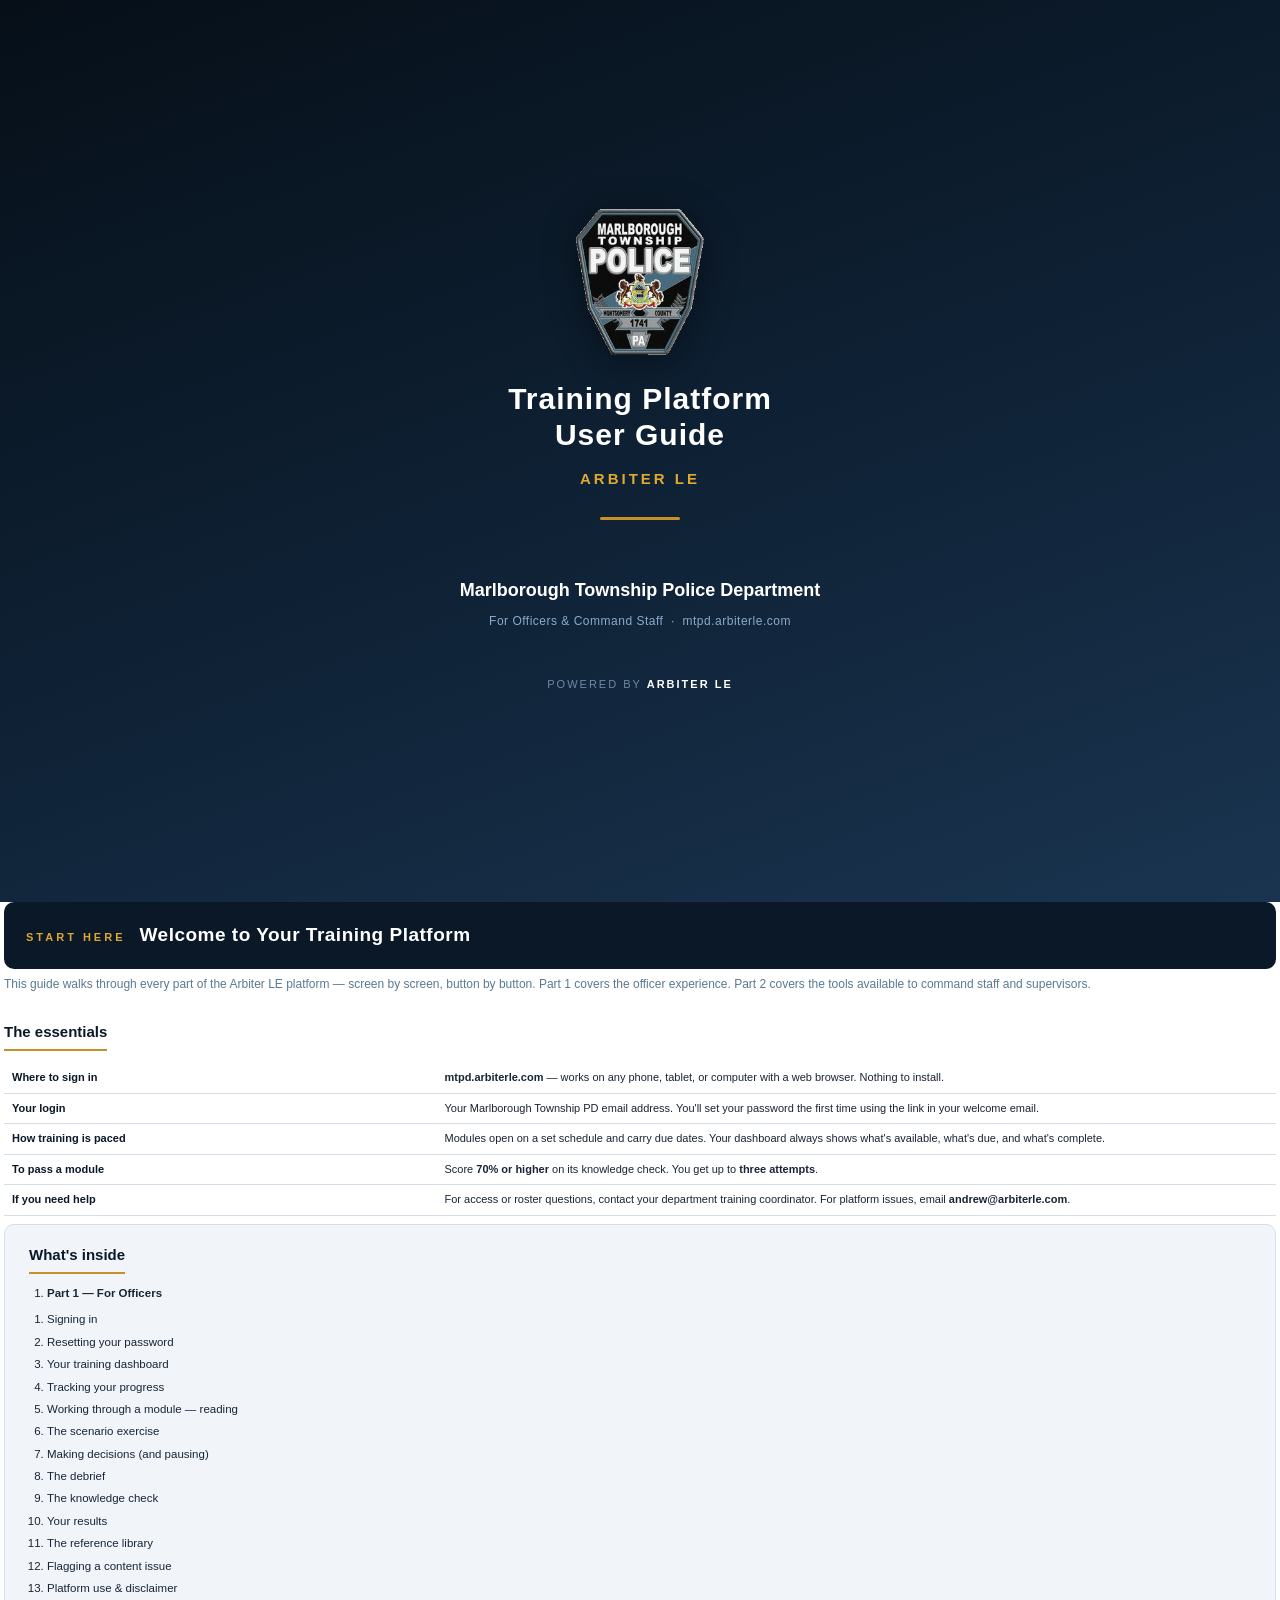
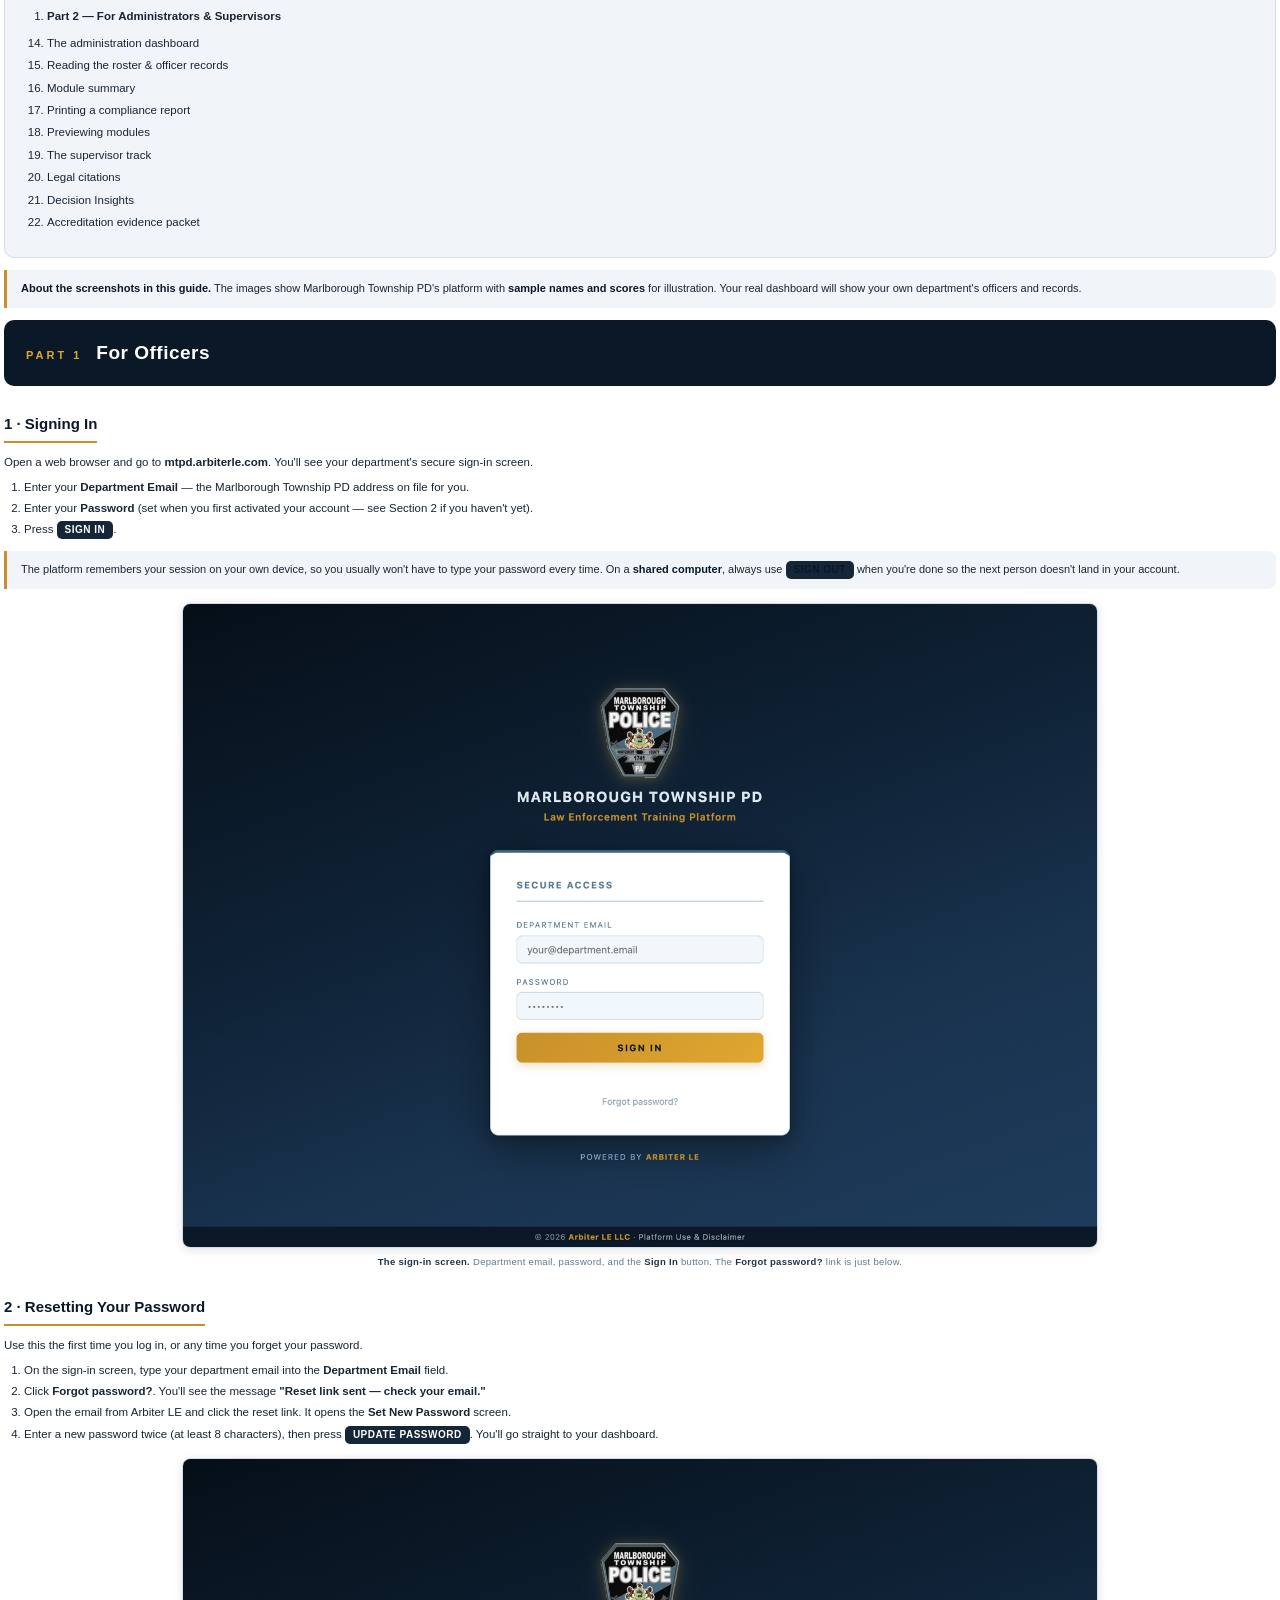
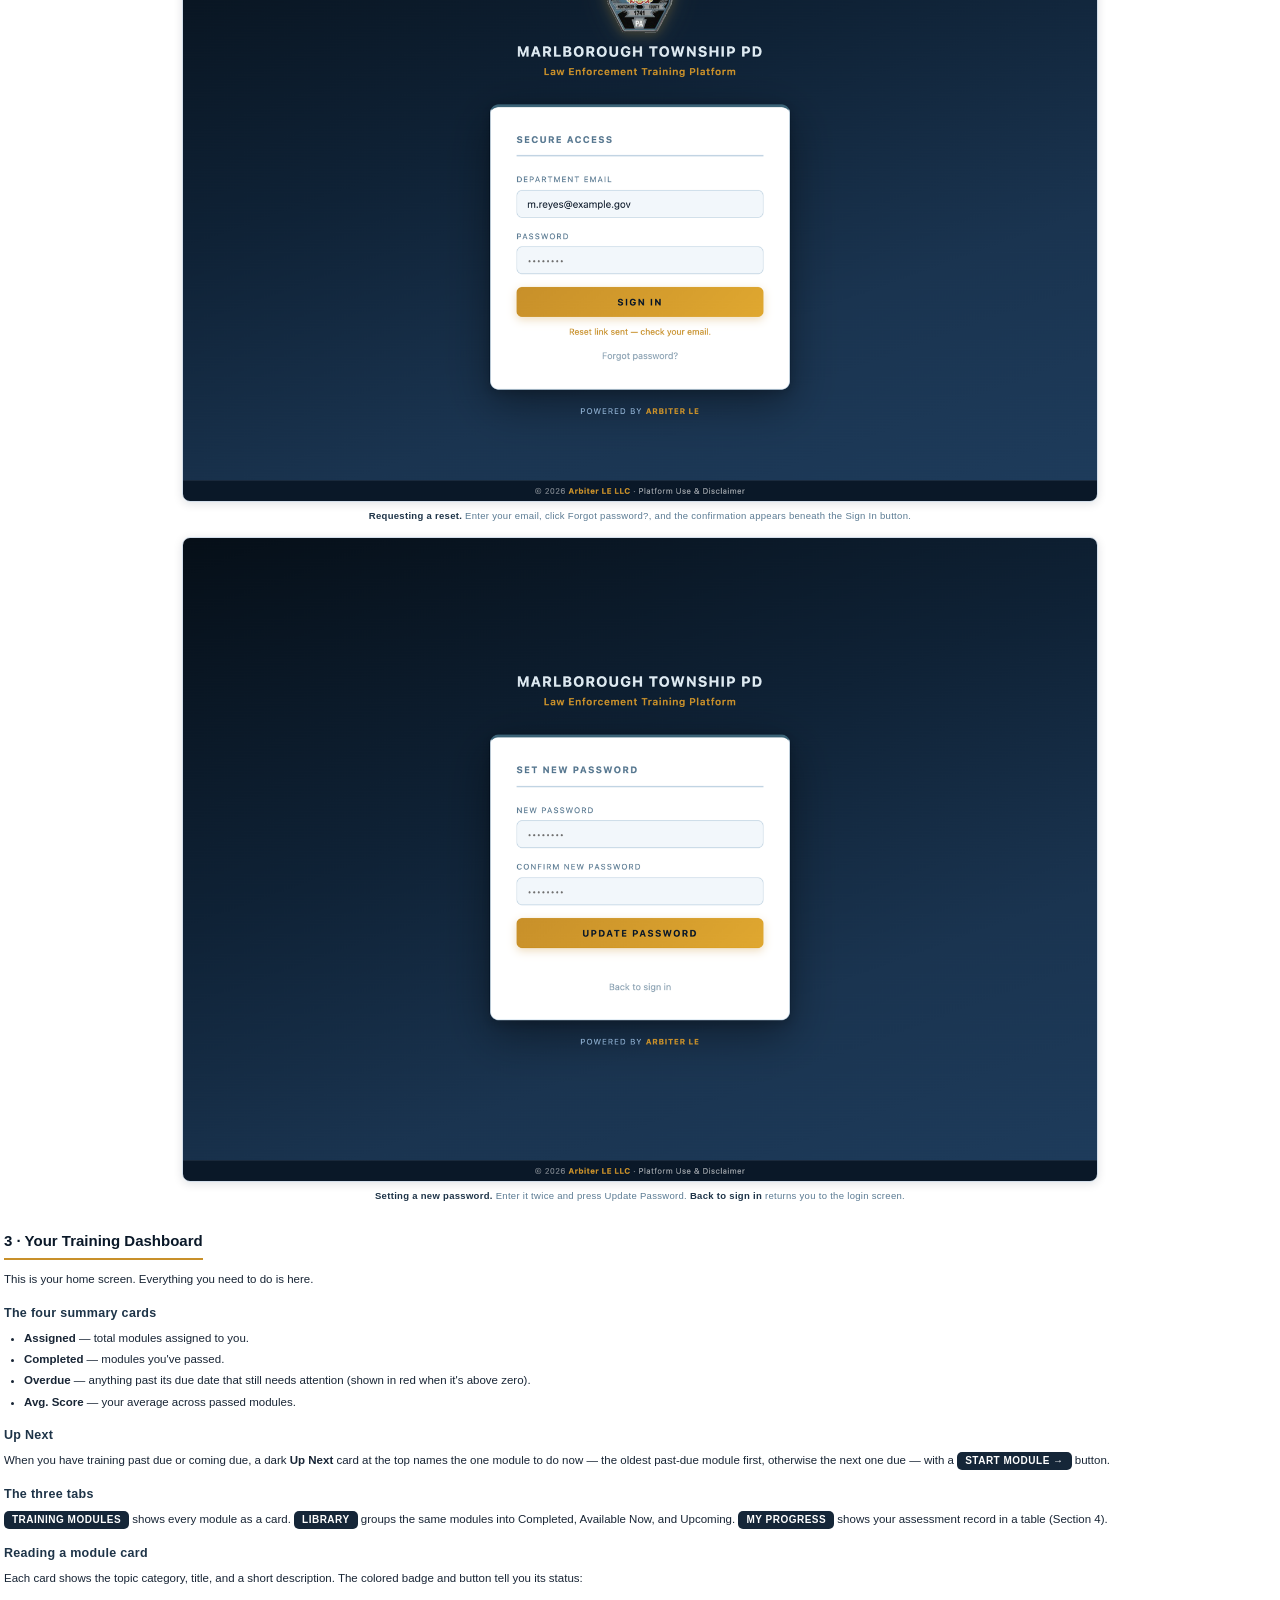
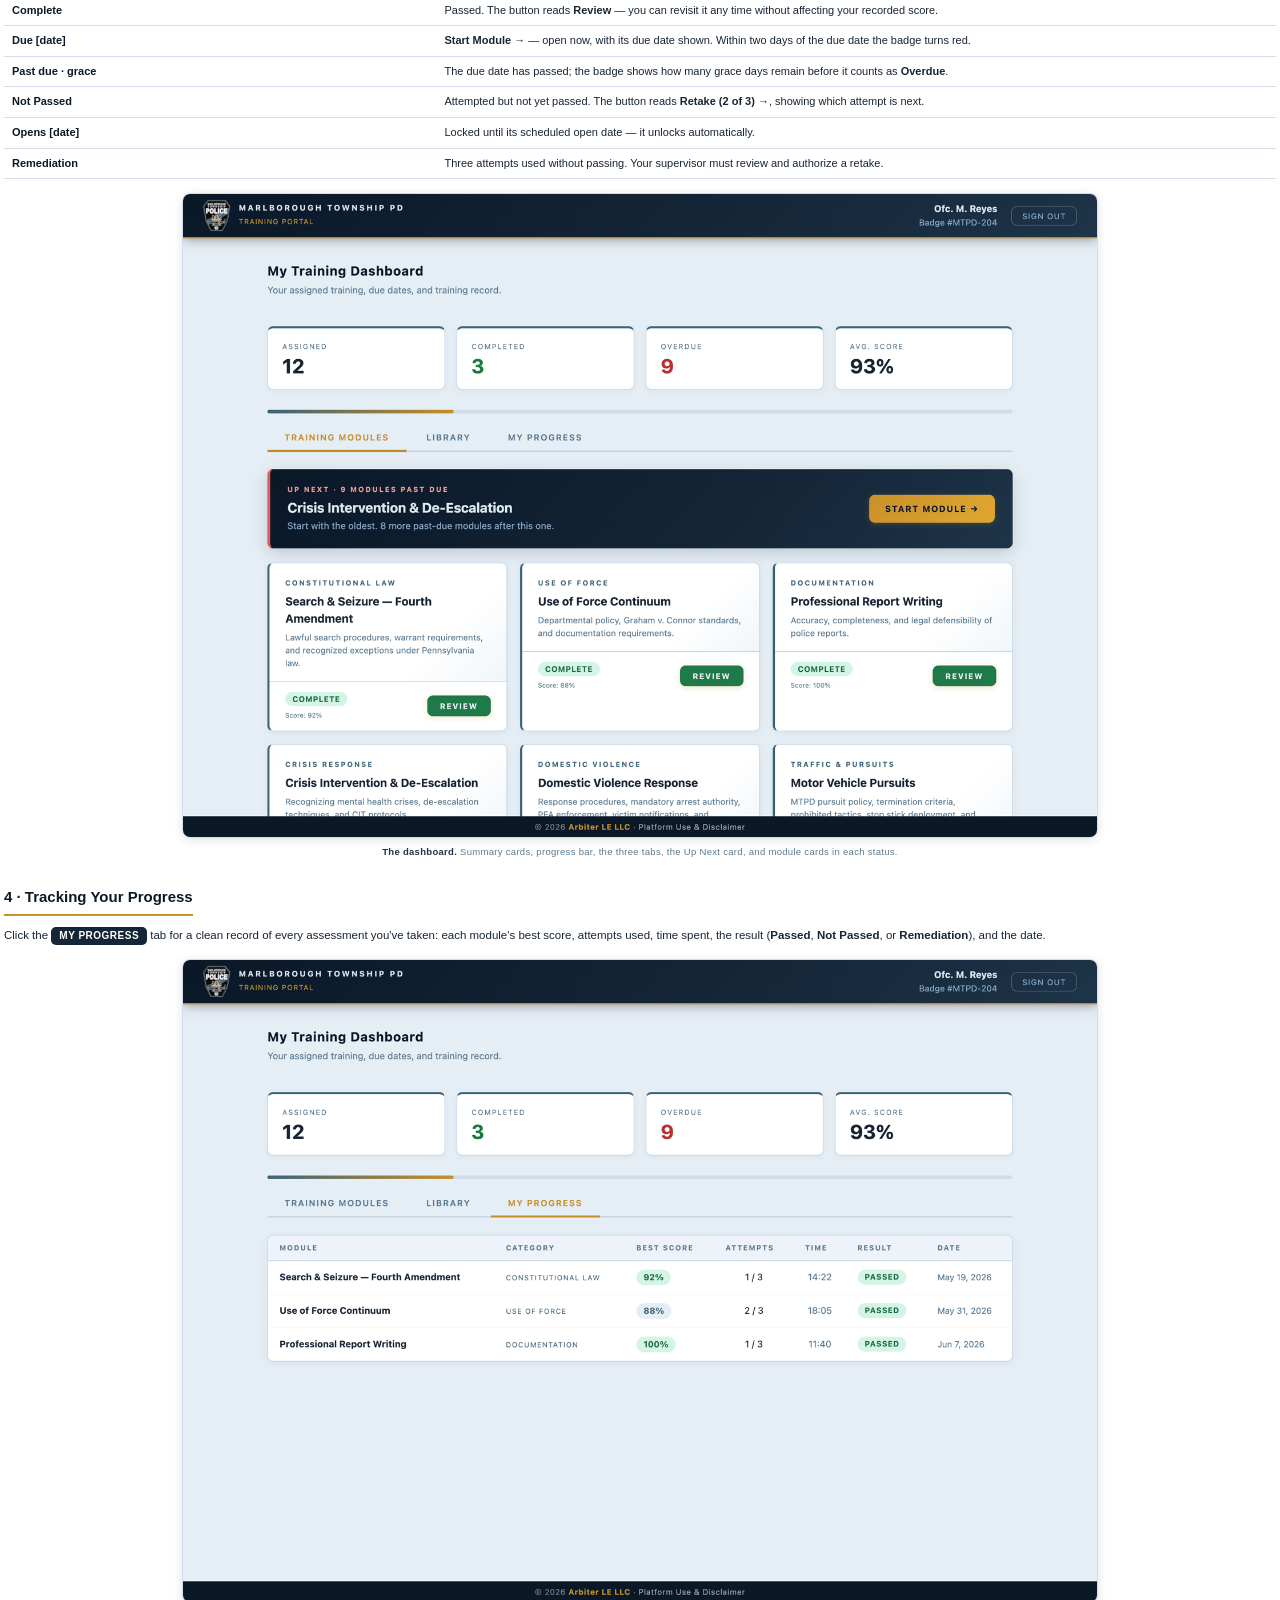
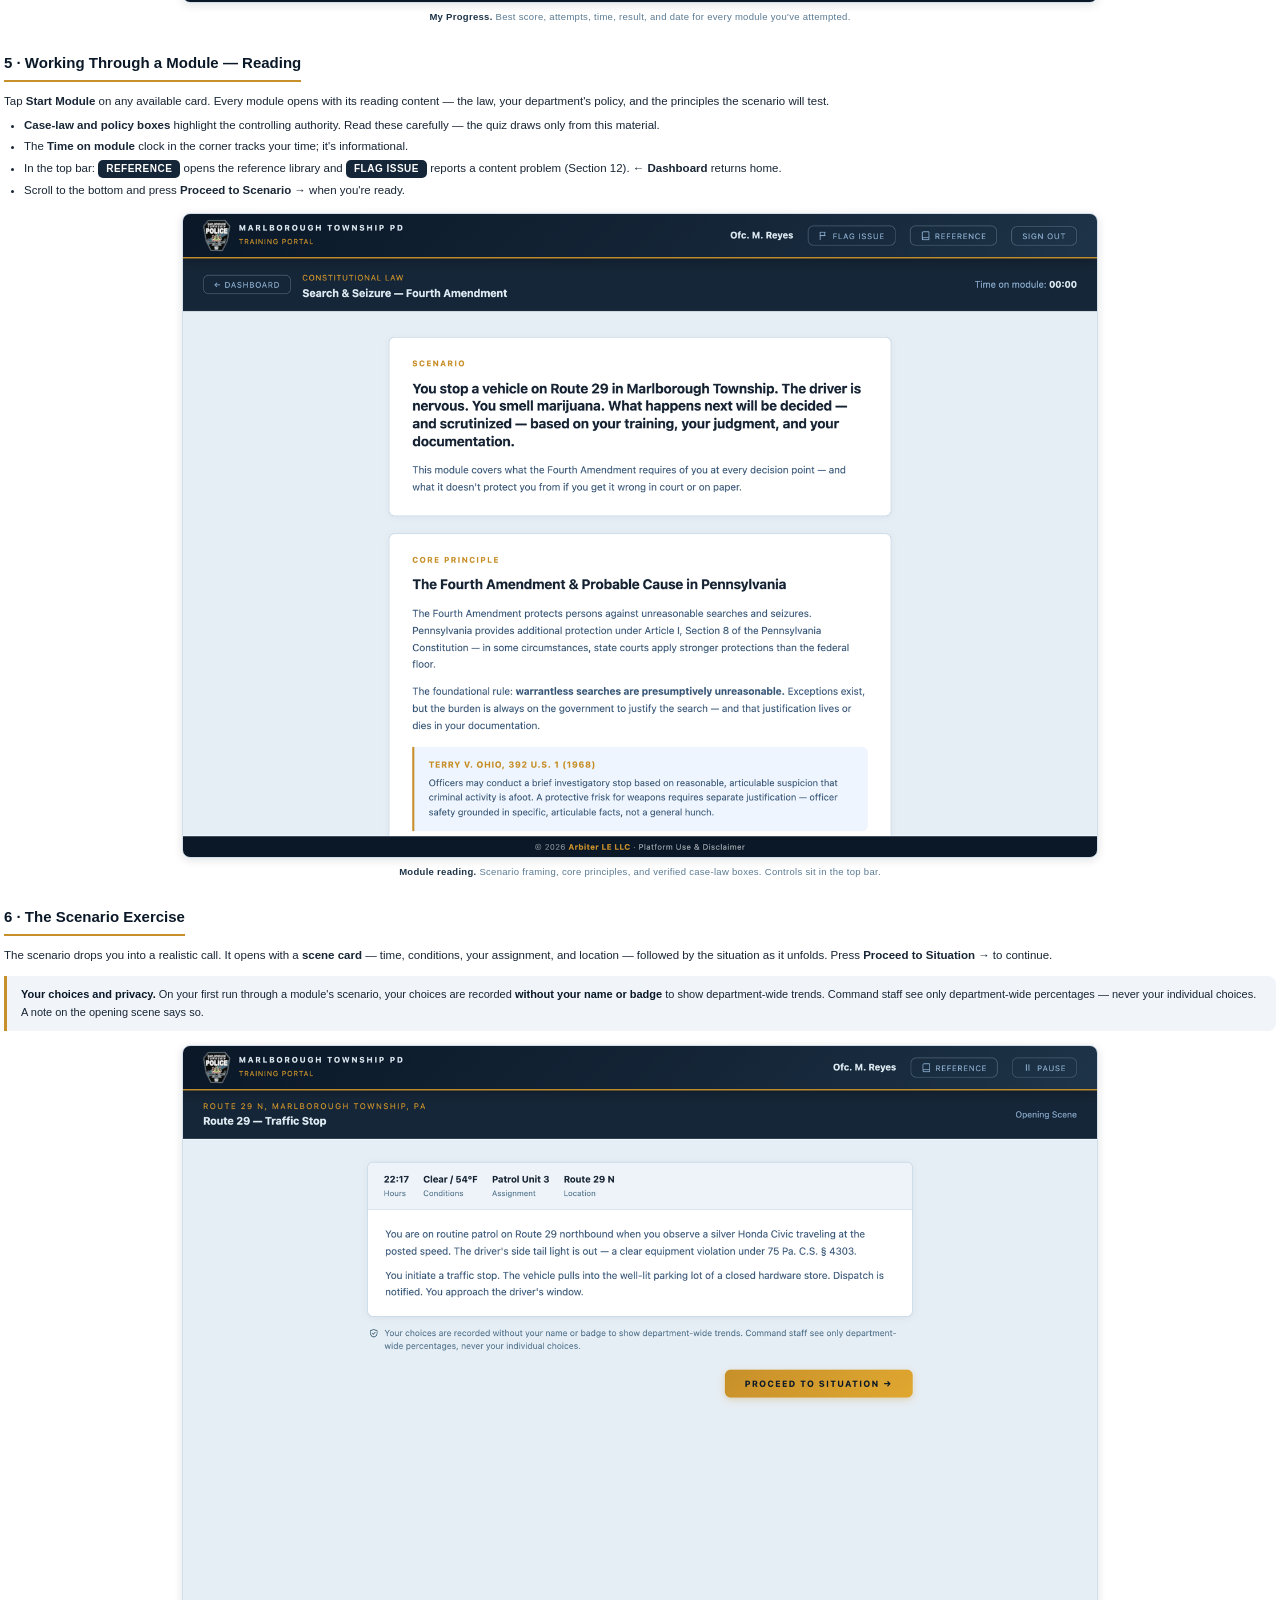
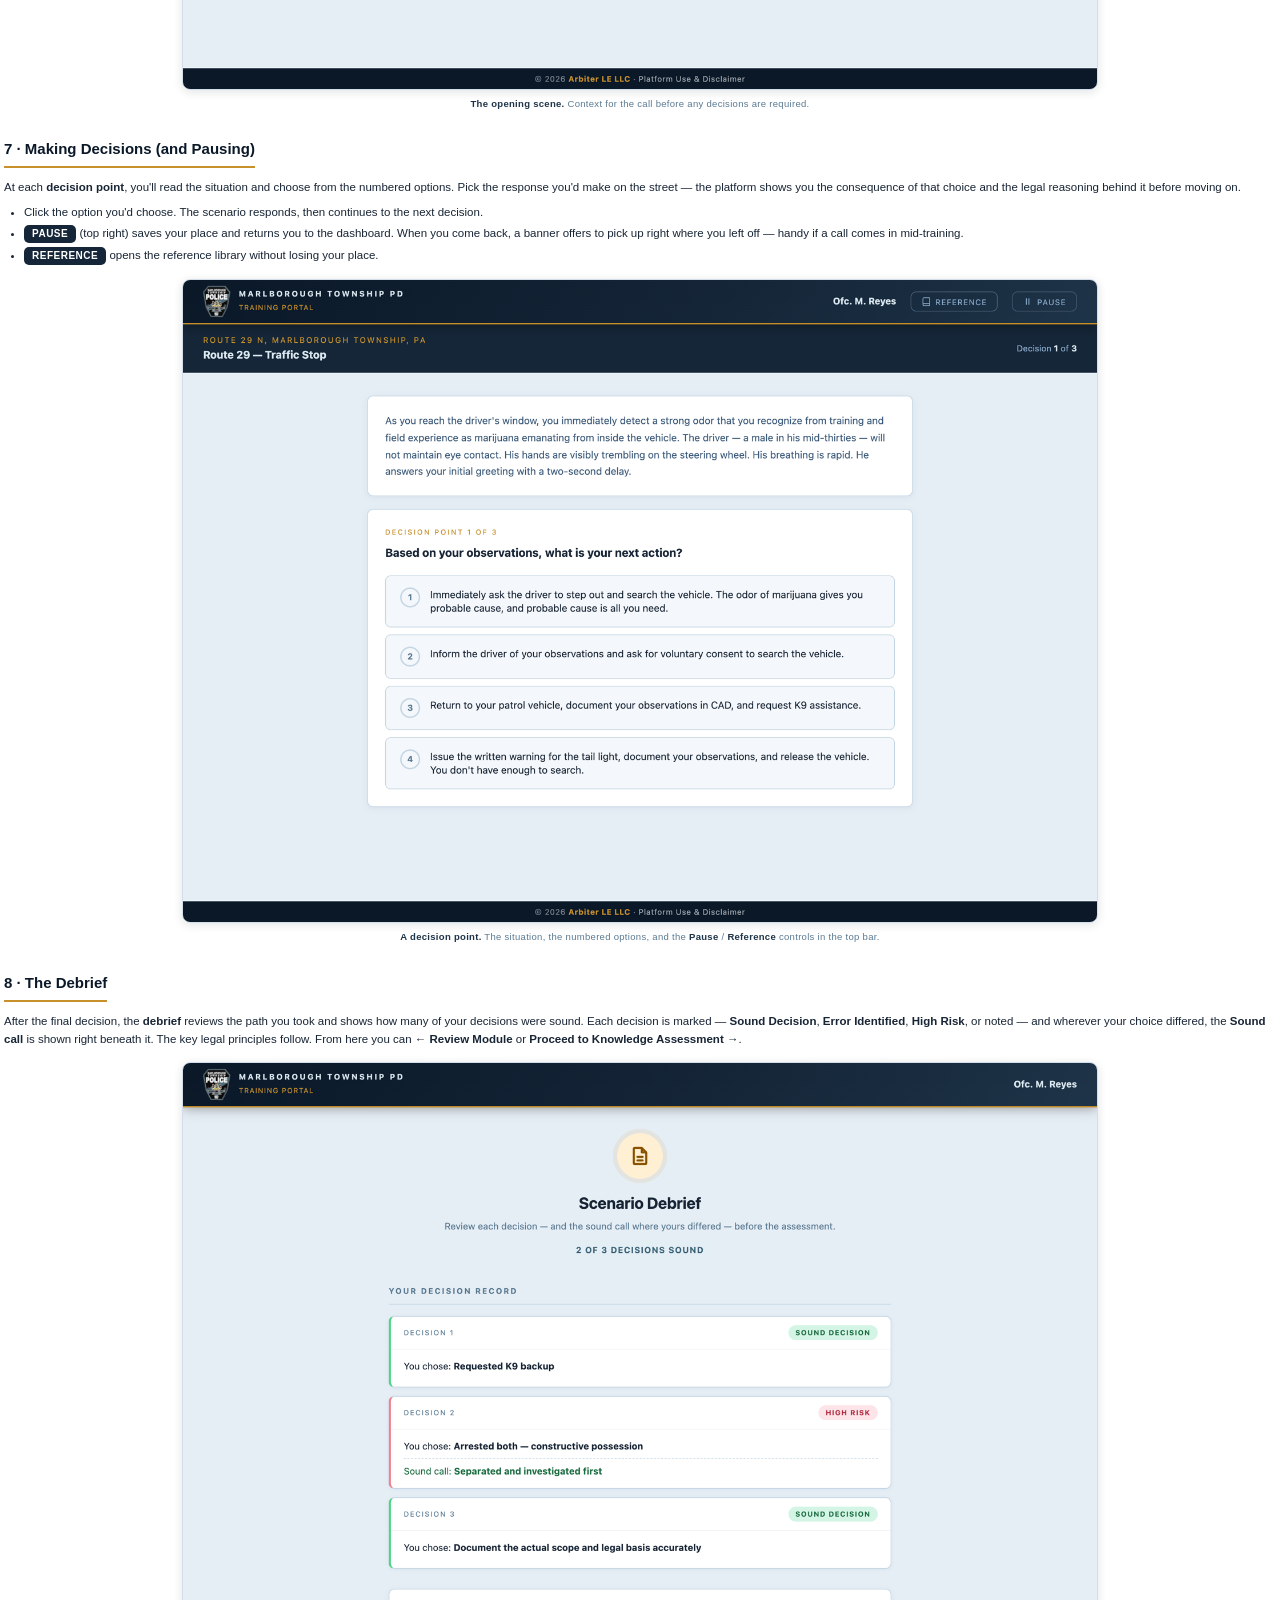
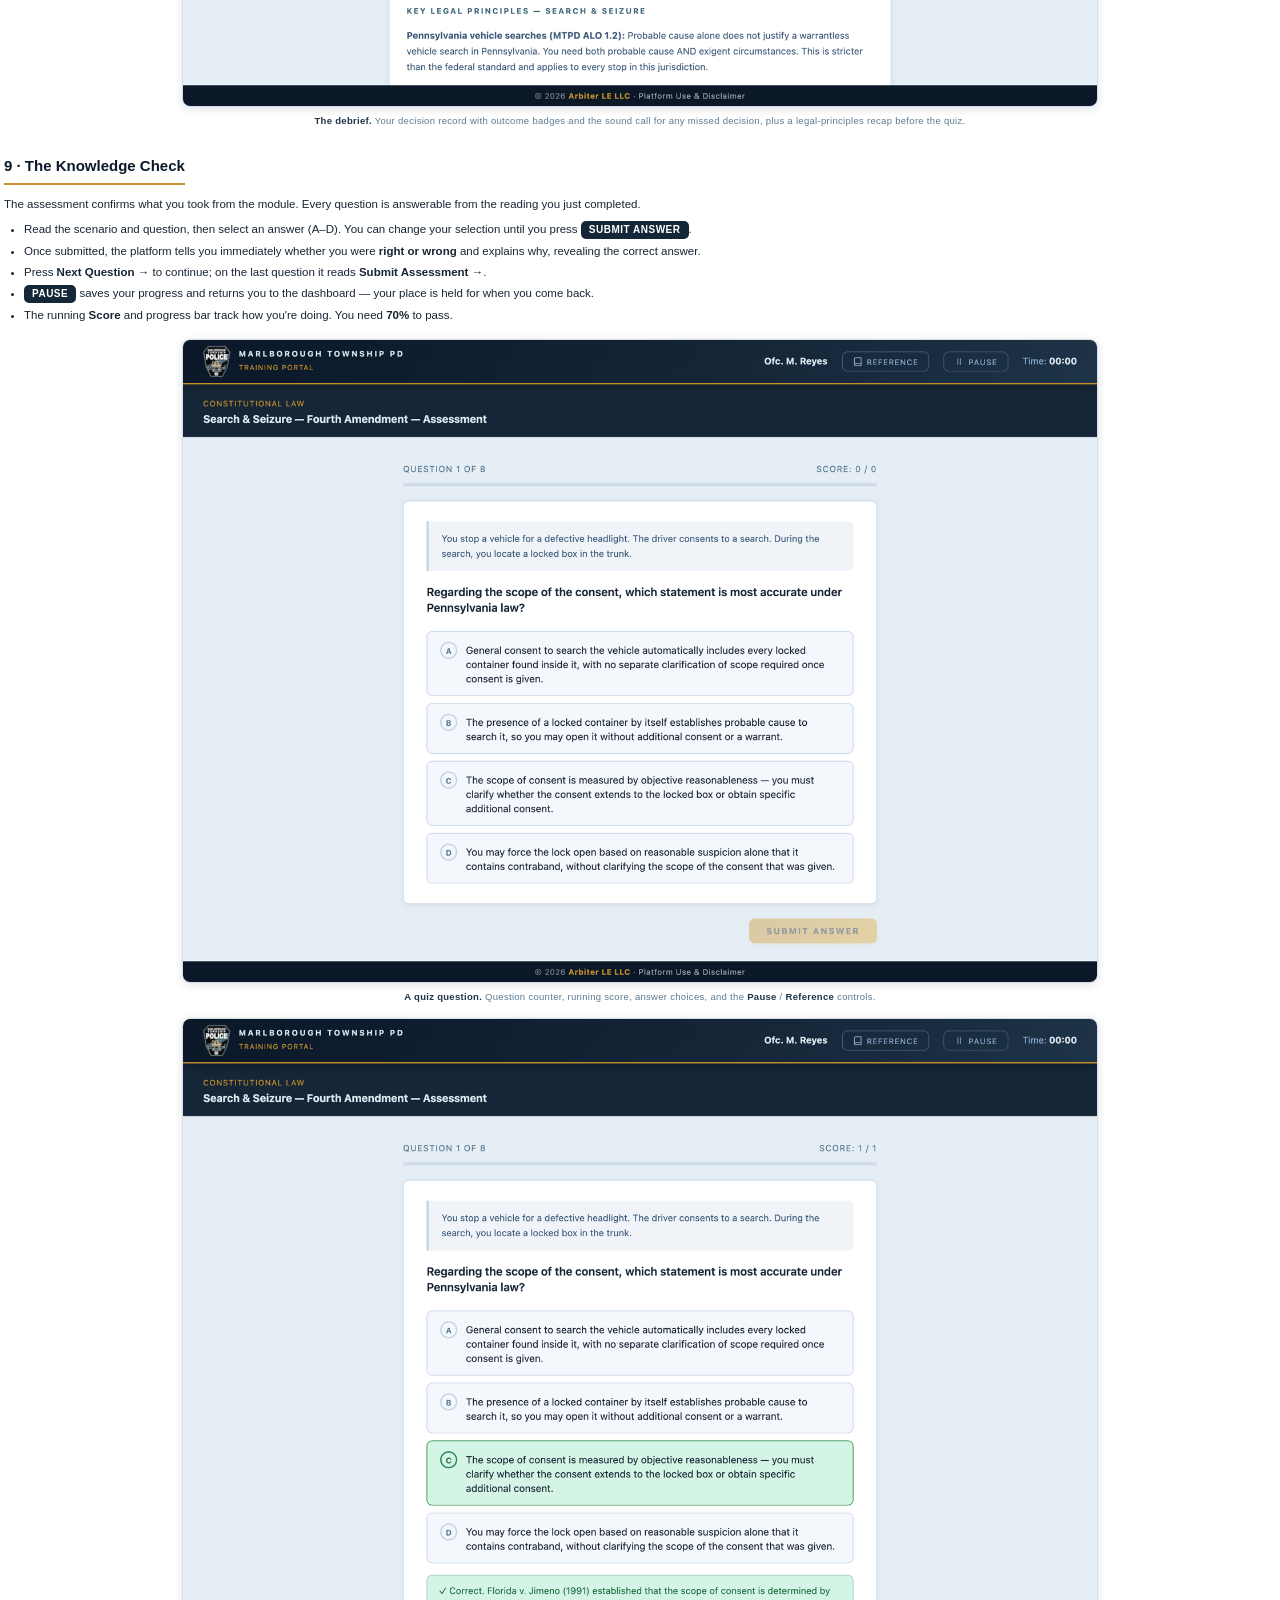
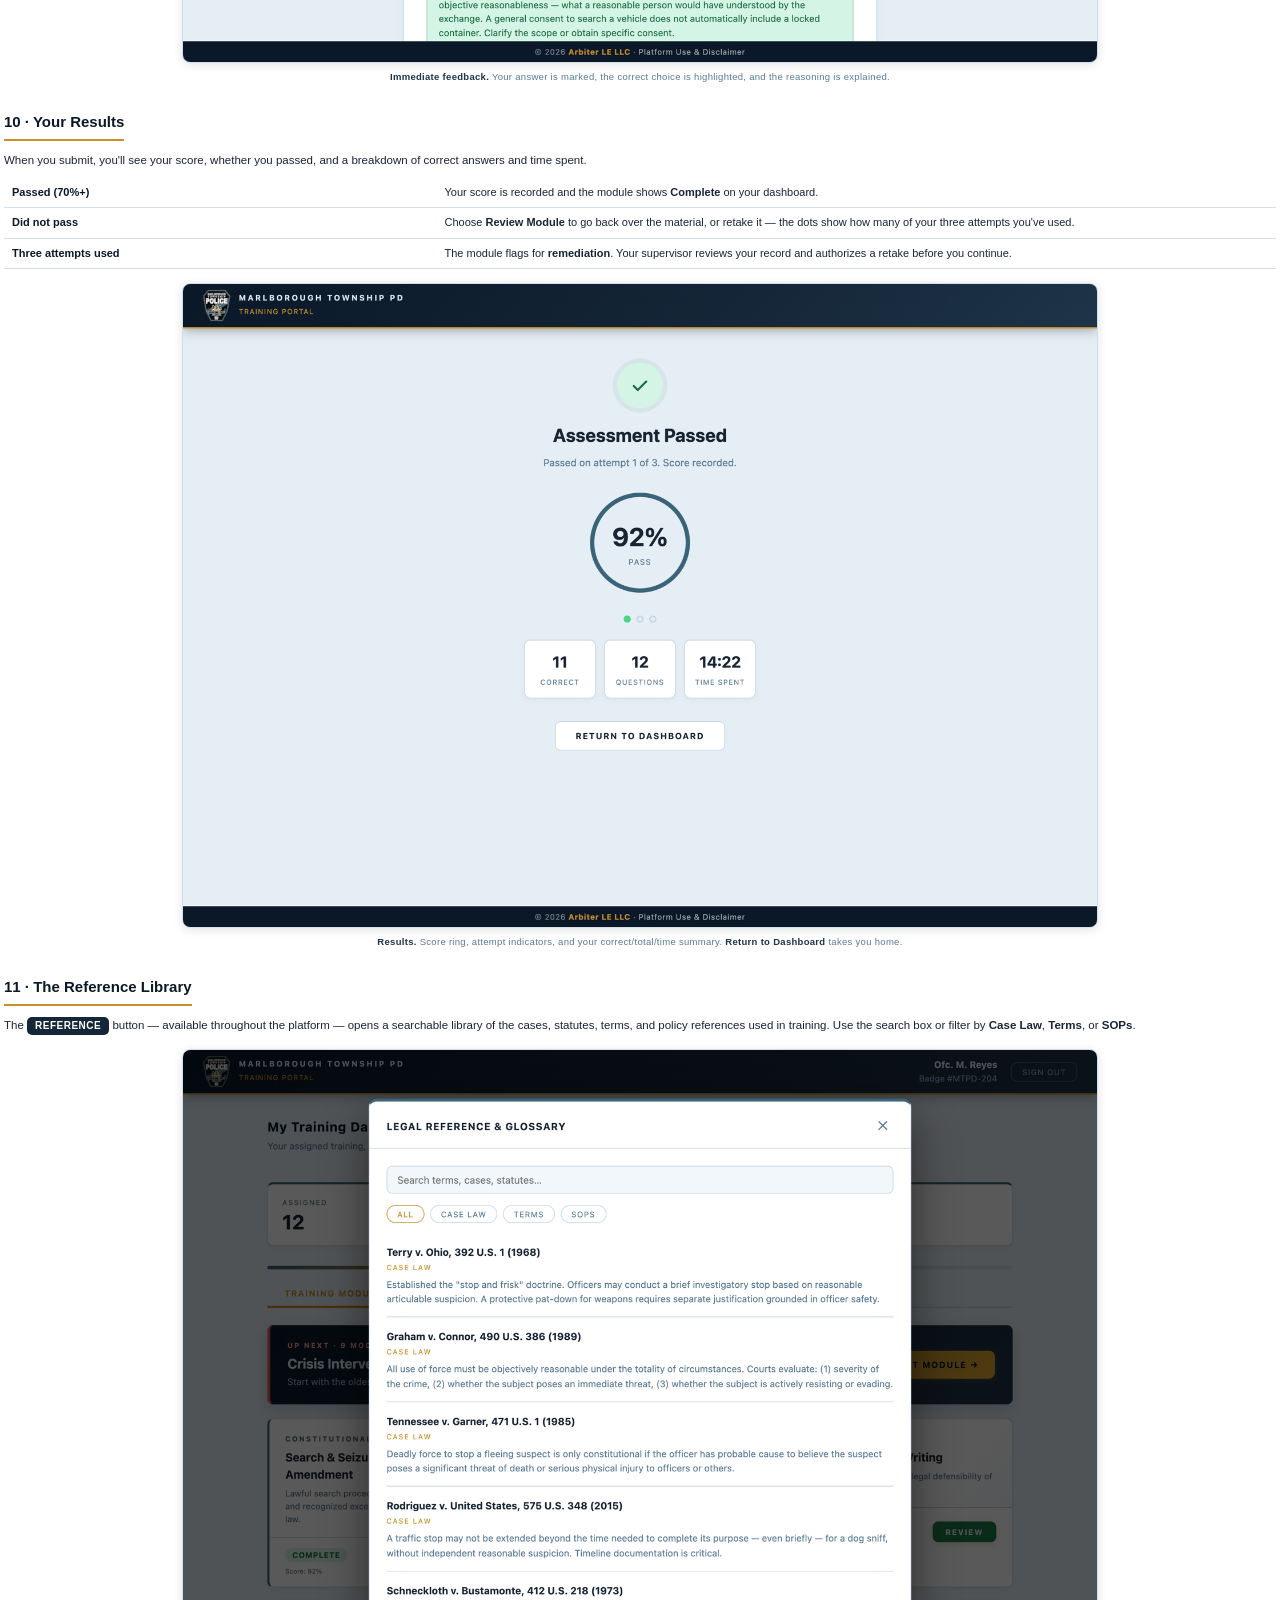
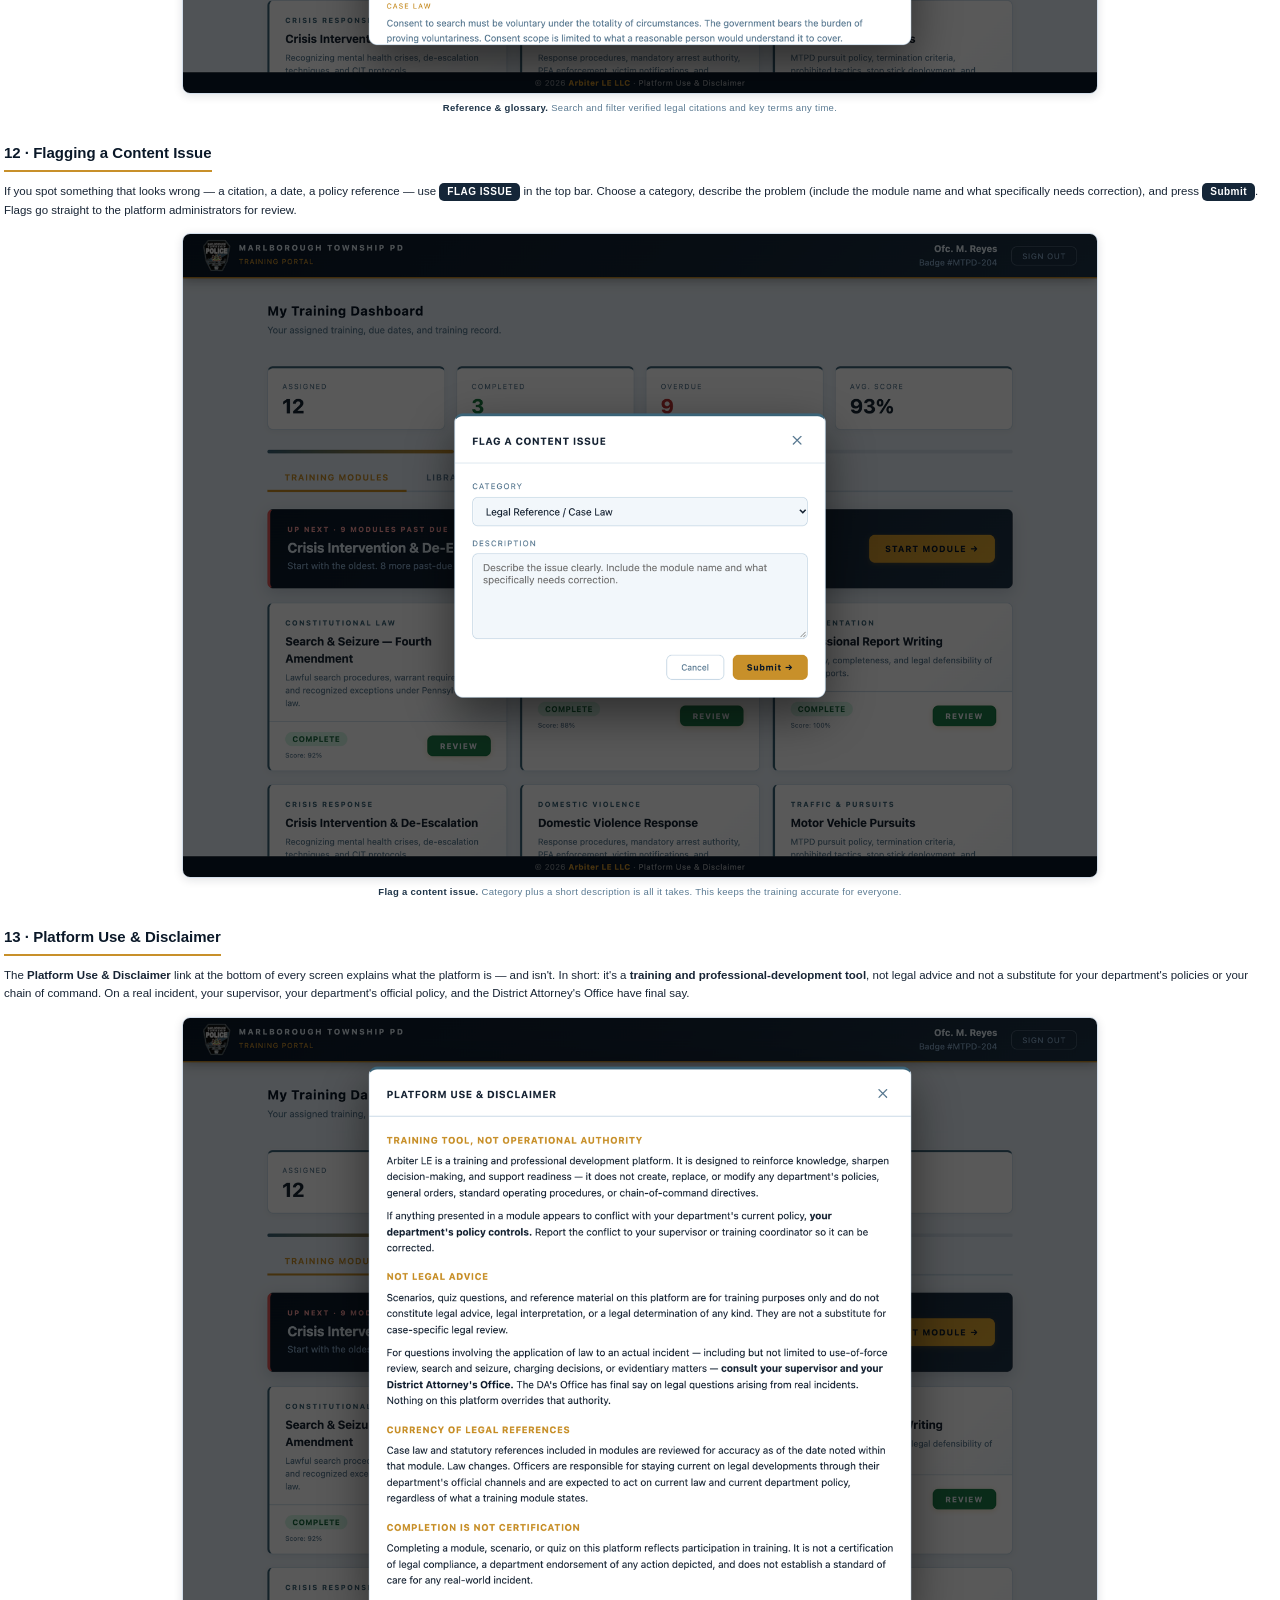
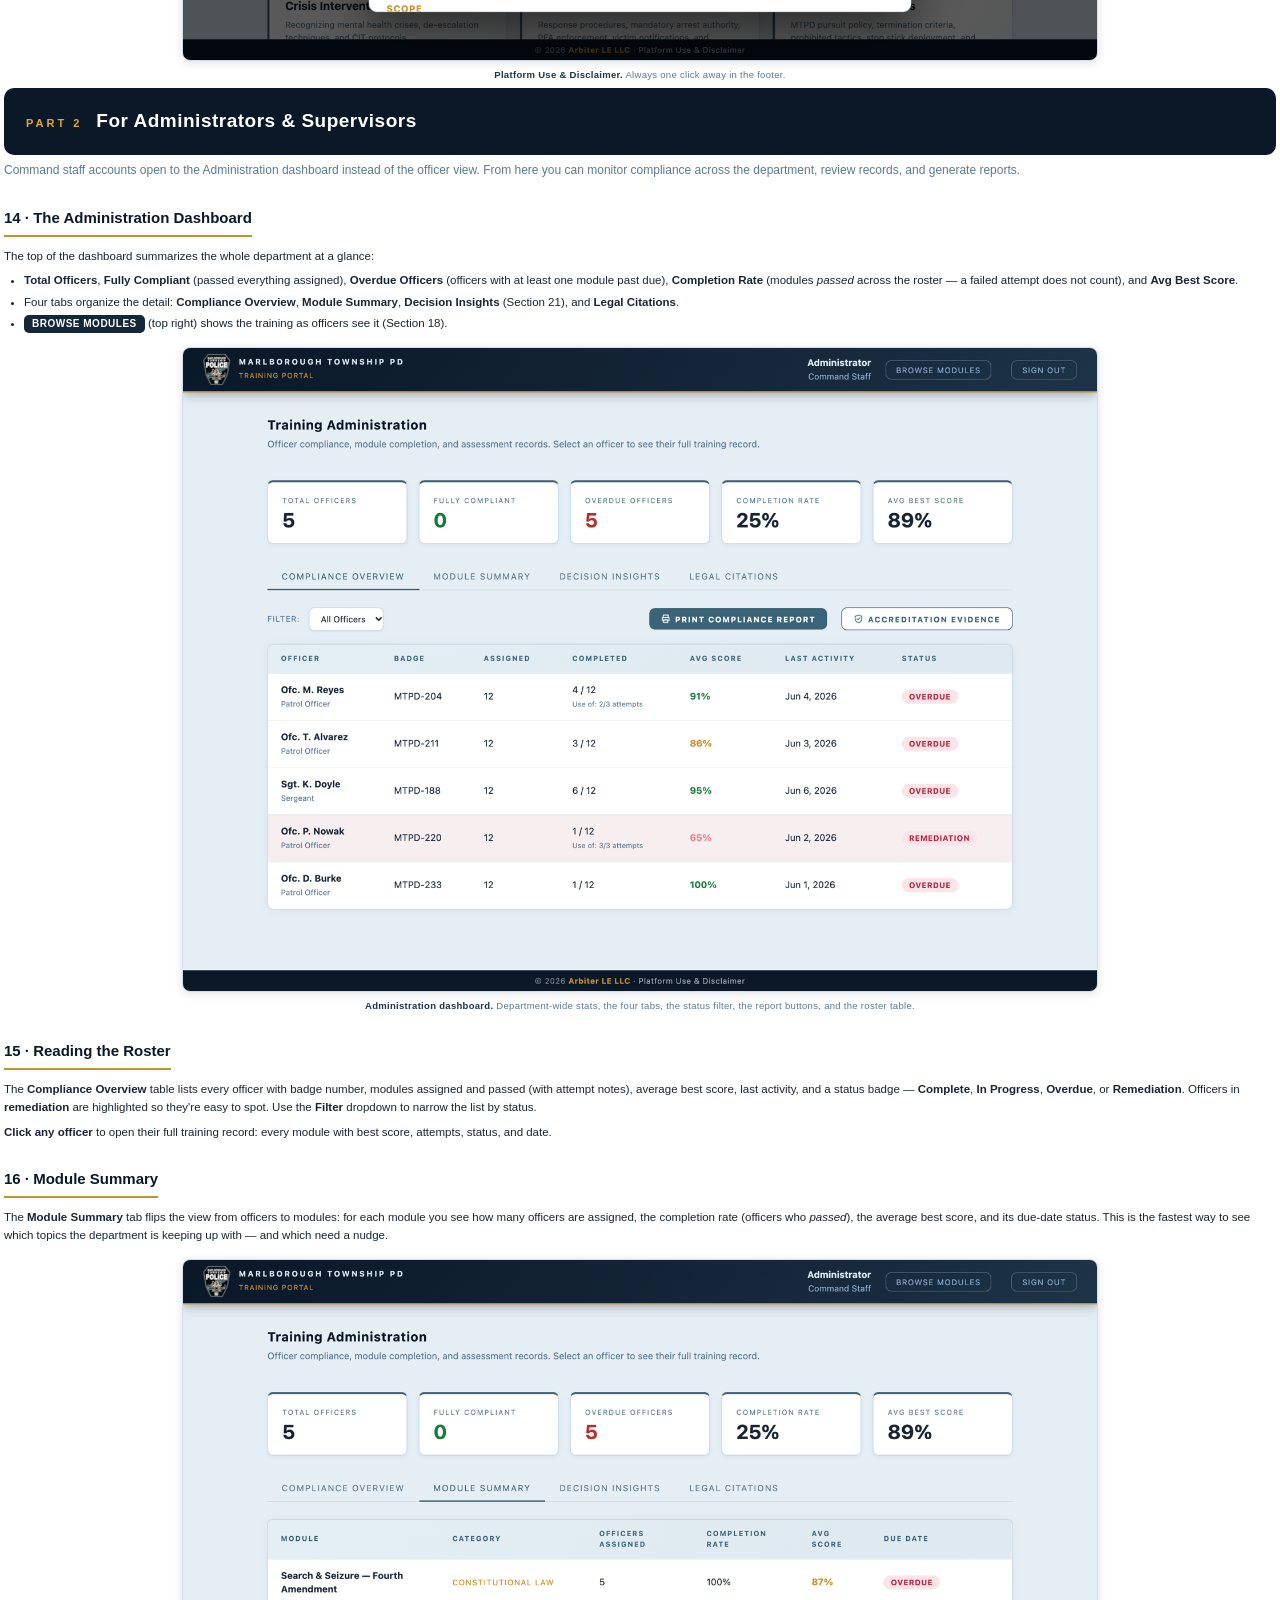
<file: _guide_build/guide-mtpd.html>
<!DOCTYPE html>
<html lang="en">
<head>
<meta charset="UTF-8" />
<title>Arbiter LE Training Platform — User Guide (MTPD)</title>
<style>
  :root{
    --navy:#0a1828; --navy-mid:#152638; --navy-hi:#1e3448;
    --gold:#c8902a; --gold-hi:#e0a830;
    --ink:#182535; --muted:#5a7a92; --line:#d3deea; --paper:#ffffff; --soft:#f1f5fa;
  }
  *{box-sizing:border-box;margin:0;padding:0;}
  html{ -webkit-print-color-adjust:exact; print-color-adjust:exact; }
  body{ font-family:"Helvetica Neue",Arial,sans-serif; color:var(--ink); font-size:11.5px; line-height:1.6; }

  /* ── page flow ── */
  .page-break{ break-before:page; }
  h3,h4{ break-after:avoid; }
  .figure{ break-inside:avoid; margin:14px 0 6px; text-align:center; }
  .figure img{ width:72%; border:1px solid var(--line); border-radius:8px; box-shadow:0 2px 10px rgba(10,24,40,.12); display:block; margin:0 auto; }
  .cap{ font-size:9.5px; color:var(--muted); margin:6px auto 0; letter-spacing:.3px; max-width:72%; text-align:center; }
  .cap b{ color:var(--navy-hi); }

  /* ── cover ── */
  .cover{ height:9.4in; display:flex; flex-direction:column; justify-content:center; align-items:center; text-align:center;
          background:linear-gradient(160deg,#060f18 0%,#0f2236 55%,#1a3450 100%); color:#fff; border-radius:0; padding:0 60px; }
  .cover img.badge{ width:128px; height:auto; filter:drop-shadow(0 6px 18px rgba(0,0,0,.45)); margin-bottom:26px; }
  .cover h1{ font-size:30px; letter-spacing:1px; font-weight:800; line-height:1.2; }
  .cover .sub{ color:var(--gold-hi); font-size:15px; letter-spacing:3px; text-transform:uppercase; margin-top:14px; font-weight:700; }
  .cover .dept{ font-size:18px; margin-top:30px; font-weight:600; }
  .cover .meta{ color:#8aabcc; font-size:12px; margin-top:8px; letter-spacing:.5px; }
  .cover .rule{ width:80px; height:3px; background:var(--gold); margin:26px auto; border-radius:2px; }
  .cover .powered{ position:relative; margin-top:44px; font-size:11px; letter-spacing:2px; text-transform:uppercase; color:#6f8aa6; }
  .cover .powered b{ color:#fff; }

  /* ── section chrome ── */
  .part-head{ background:var(--navy); color:#fff; border-radius:10px; padding:18px 22px; margin:0 0 6px; display:flex; align-items:baseline; gap:14px; }
  .part-head .tag{ color:var(--gold-hi); font-size:11px; letter-spacing:3px; text-transform:uppercase; font-weight:700; }
  .part-head h2{ font-size:19px; font-weight:800; letter-spacing:.5px; }
  h3{ color:var(--navy); font-size:15px; font-weight:800; margin:20px 0 4px; padding-bottom:5px; border-bottom:2px solid var(--gold); display:inline-block; }
  h4{ color:var(--navy-hi); font-size:12.5px; font-weight:800; margin:14px 0 4px; letter-spacing:.3px; }
  p{ margin:6px 0; }
  .lead{ color:var(--muted); font-size:12px; }
  ul,ol{ margin:6px 0 8px 20px; }
  li{ margin:3px 0; }
  .step{ counter-reset:none; }
  b.btn, .btnref{ display:inline-block; background:var(--navy-mid); color:#fff; border-radius:5px; padding:1px 8px; font-size:10px; letter-spacing:.5px; font-weight:700; white-space:nowrap; }
  .btngold{ background:var(--gold); color:#1a1407; }
  .callout{ background:var(--soft); border-left:3px solid var(--gold); border-radius:0 8px 8px 0; padding:10px 14px; margin:12px 0; font-size:11px; }
  .callout b{ color:var(--navy); }
  .note{ font-size:10.5px; color:var(--muted); font-style:italic; }

  .content{ padding:0 4px; }
  .toc{ background:var(--soft); border:1px solid var(--line); border-radius:10px; padding:18px 24px; }
  .toc h3{ margin-top:0; }
  .toc ol{ margin-left:18px; }
  .toc li{ margin:4px 0; font-size:11.5px; }
  .toc .p2{ margin-top:10px; }

  .kvs{ width:100%; border-collapse:collapse; margin:8px 0; font-size:11px; }
  .kvs td{ border-bottom:1px solid var(--line); padding:6px 8px; vertical-align:top; }
  .kvs td:first-child{ width:34%; font-weight:700; color:var(--navy); }

  footer.doc{ margin-top:30px; border-top:1px solid var(--line); padding-top:10px; color:var(--muted); font-size:10px; text-align:center; }
</style>
</head>
<body>

<!-- ═══════════ COVER ═══════════ -->
<div class="cover">
  <img class="badge" src="../assets/mtpd-badge.png" alt="Marlborough Township PD" />
  <h1>Training Platform<br/>User Guide</h1>
  <div class="sub">Arbiter LE</div>
  <div class="rule"></div>
  <div class="dept">Marlborough Township Police Department</div>
  <div class="meta">For Officers &amp; Command Staff &nbsp;·&nbsp; mtpd.arbiterle.com</div>
  <div class="powered">Powered by <b>Arbiter LE</b></div>
</div>

<!-- ═══════════ WELCOME + TOC ═══════════ -->
<div class="content page-break">
  <div class="part-head"><span class="tag">Start Here</span><h2>Welcome to Your Training Platform</h2></div>
  <p class="lead">This guide walks through every part of the Arbiter LE platform — screen by screen, button by button. Part 1 covers the officer experience. Part 2 covers the tools available to command staff and supervisors.</p>

  <h3>The essentials</h3>
  <table class="kvs">
    <tr><td>Where to sign in</td><td><b>mtpd.arbiterle.com</b> — works on any phone, tablet, or computer with a web browser. Nothing to install.</td></tr>
    <tr><td>Your login</td><td>Your Marlborough Township PD email address. You'll set your password the first time using the link in your welcome email.</td></tr>
    <tr><td>How training is paced</td><td>Modules open on a set schedule and carry due dates. Your dashboard always shows what's available, what's due, and what's complete.</td></tr>
    <tr><td>To pass a module</td><td>Score <b>70% or higher</b> on its knowledge check. You get up to <b>three attempts</b>.</td></tr>
    <tr><td>If you need help</td><td>For access or roster questions, contact your department training coordinator. For platform issues, email <b>andrew@arbiterle.com</b>.</td></tr>
  </table>

  <div class="toc">
    <h3>What's inside</h3>
    <ol>
      <li><b>Part 1 — For Officers</b></li>
    </ol>
    <ol style="margin-top:2px">
      <li>Signing in</li>
      <li>Resetting your password</li>
      <li>Your training dashboard</li>
      <li>Tracking your progress</li>
      <li>Working through a module — reading</li>
      <li>The scenario exercise</li>
      <li>Making decisions (and pausing)</li>
      <li>The debrief</li>
      <li>The knowledge check</li>
      <li>Your results</li>
      <li>The reference library</li>
      <li>Flagging a content issue</li>
      <li>Platform use &amp; disclaimer</li>
    </ol>
    <ol class="p2"><li><b>Part 2 — For Administrators &amp; Supervisors</b></li></ol>
    <ol start="14" style="margin-top:2px">
      <li>The administration dashboard</li>
      <li>Reading the roster &amp; officer records</li>
      <li>Module summary</li>
      <li>Printing a compliance report</li>
      <li>Previewing modules</li>
      <li>The supervisor track</li>
      <li>Legal citations</li>
      <li>Decision Insights</li>
      <li>Accreditation evidence packet</li>
    </ol>
  </div>

  <div class="callout"><b>About the screenshots in this guide.</b> The images show Marlborough Township PD's platform with <b>sample names and scores</b> for illustration. Your real dashboard will show your own department's officers and records.</div>
</div>

<!-- ═══════════ PART 1 ═══════════ -->
<div class="content page-break">
  <div class="part-head"><span class="tag">Part 1</span><h2>For Officers</h2></div>

  <section>
    <h3>1 · Signing In</h3>
    <p>Open a web browser and go to <b>mtpd.arbiterle.com</b>. You'll see your department's secure sign-in screen.</p>
    <ol>
      <li>Enter your <b>Department Email</b> — the Marlborough Township PD address on file for you.</li>
      <li>Enter your <b>Password</b> (set when you first activated your account — see Section 2 if you haven't yet).</li>
      <li>Press <b class="btn btngold">SIGN IN</b>.</li>
    </ol>
    <div class="callout">The platform remembers your session on your own device, so you usually won't have to type your password every time. On a <b>shared computer</b>, always use <b class="btn">SIGN OUT</b> when you're done so the next person doesn't land in your account.</div>
    <div class="figure"><img src="screens-mtpd/01-login.png" /><div class="cap"><b>The sign-in screen.</b> Department email, password, and the <b>Sign In</b> button. The <b>Forgot password?</b> link is just below.</div></div>
  </section>

  <section>
    <h3>2 · Resetting Your Password</h3>
    <p>Use this the first time you log in, or any time you forget your password.</p>
    <ol>
      <li>On the sign-in screen, type your department email into the <b>Department Email</b> field.</li>
      <li>Click <b>Forgot password?</b>. You'll see the message <b>"Reset link sent — check your email."</b></li>
      <li>Open the email from Arbiter LE and click the reset link. It opens the <b>Set New Password</b> screen.</li>
      <li>Enter a new password twice (at least 8 characters), then press <b class="btn btngold">UPDATE PASSWORD</b>. You'll go straight to your dashboard.</li>
    </ol>
    <div class="figure"><img src="screens-mtpd/02-forgot-password.png" /><div class="cap"><b>Requesting a reset.</b> Enter your email, click Forgot password?, and the confirmation appears beneath the Sign In button.</div></div>
    <div class="figure"><img src="screens-mtpd/03-reset-password.png" /><div class="cap"><b>Setting a new password.</b> Enter it twice and press Update Password. <b>Back to sign in</b> returns you to the login screen.</div></div>
  </section>

  <section>
    <h3>3 · Your Training Dashboard</h3>
    <p>This is your home screen. Everything you need to do is here.</p>
    <h4>The four summary cards</h4>
    <ul>
      <li><b>Assigned</b> — total modules assigned to you.</li>
      <li><b>Completed</b> — modules you've passed.</li>
      <li><b>Overdue</b> — anything past its due date that still needs attention (shown in red when it's above zero).</li>
      <li><b>Avg. Score</b> — your average across passed modules.</li>
    </ul>
    <h4>Up Next</h4>
    <p>When you have training past due or coming due, a dark <b>Up Next</b> card at the top names the one module to do now — the oldest past-due module first, otherwise the next one due — with a <b class="btn btngold">START MODULE →</b> button.</p>
    <h4>The three tabs</h4>
    <p><b class="btn">TRAINING MODULES</b> shows every module as a card. <b class="btn">LIBRARY</b> groups the same modules into Completed, Available Now, and Upcoming. <b class="btn">MY PROGRESS</b> shows your assessment record in a table (Section 4).</p>
    <h4>Reading a module card</h4>
    <p>Each card shows the topic category, title, and a short description. The colored badge and button tell you its status:</p>
    <table class="kvs">
      <tr><td>Complete</td><td>Passed. The button reads <b>Review</b> — you can revisit it any time without affecting your recorded score.</td></tr>
      <tr><td>Due [date]</td><td><b>Start Module →</b> — open now, with its due date shown. Within two days of the due date the badge turns red.</td></tr>
      <tr><td>Past due · grace</td><td>The due date has passed; the badge shows how many grace days remain before it counts as <b>Overdue</b>.</td></tr>
      <tr><td>Not Passed</td><td>Attempted but not yet passed. The button reads <b>Retake (2 of 3) →</b>, showing which attempt is next.</td></tr>
      <tr><td>Opens [date]</td><td>Locked until its scheduled open date — it unlocks automatically.</td></tr>
      <tr><td>Remediation</td><td>Three attempts used without passing. Your supervisor must review and authorize a retake.</td></tr>
    </table>
    <div class="figure"><img src="screens-mtpd/04-officer-dashboard.png" /><div class="cap"><b>The dashboard.</b> Summary cards, progress bar, the three tabs, the Up Next card, and module cards in each status.</div></div>
  </section>

  <section>
    <h3>4 · Tracking Your Progress</h3>
    <p>Click the <b class="btn">MY PROGRESS</b> tab for a clean record of every assessment you've taken: each module's best score, attempts used, time spent, the result (<b>Passed</b>, <b>Not Passed</b>, or <b>Remediation</b>), and the date.</p>
    <div class="figure"><img src="screens-mtpd/05-progress-tab.png" /><div class="cap"><b>My Progress.</b> Best score, attempts, time, result, and date for every module you've attempted.</div></div>
  </section>

  <section>
    <h3>5 · Working Through a Module — Reading</h3>
    <p>Tap <b>Start Module</b> on any available card. Every module opens with its reading content — the law, your department's policy, and the principles the scenario will test.</p>
    <ul>
      <li><b>Case-law and policy boxes</b> highlight the controlling authority. Read these carefully — the quiz draws only from this material.</li>
      <li>The <b>Time on module</b> clock in the corner tracks your time; it's informational.</li>
      <li>In the top bar: <b class="btn">REFERENCE</b> opens the reference library and <b class="btn">FLAG ISSUE</b> reports a content problem (Section 12). <b>← Dashboard</b> returns home.</li>
      <li>Scroll to the bottom and press <b>Proceed to Scenario →</b> when you're ready.</li>
    </ul>
    <div class="figure"><img src="screens-mtpd/06-module-reading.png" /><div class="cap"><b>Module reading.</b> Scenario framing, core principles, and verified case-law boxes. Controls sit in the top bar.</div></div>
  </section>

  <section>
    <h3>6 · The Scenario Exercise</h3>
    <p>The scenario drops you into a realistic call. It opens with a <b>scene card</b> — time, conditions, your assignment, and location — followed by the situation as it unfolds. Press <b>Proceed to Situation →</b> to continue.</p>
    <div class="callout"><b>Your choices and privacy.</b> On your first run through a module's scenario, your choices are recorded <b>without your name or badge</b> to show department-wide trends. Command staff see only department-wide percentages — never your individual choices. A note on the opening scene says so.</div>
    <div class="figure"><img src="screens-mtpd/07-scenario-scene.png" /><div class="cap"><b>The opening scene.</b> Context for the call before any decisions are required.</div></div>
  </section>

  <section>
    <h3>7 · Making Decisions (and Pausing)</h3>
    <p>At each <b>decision point</b>, you'll read the situation and choose from the numbered options. Pick the response you'd make on the street — the platform shows you the consequence of that choice and the legal reasoning behind it before moving on.</p>
    <ul>
      <li>Click the option you'd choose. The scenario responds, then continues to the next decision.</li>
      <li><b class="btn">PAUSE</b> (top right) saves your place and returns you to the dashboard. When you come back, a banner offers to pick up right where you left off — handy if a call comes in mid-training.</li>
      <li><b class="btn">REFERENCE</b> opens the reference library without losing your place.</li>
    </ul>
    <div class="figure"><img src="screens-mtpd/08-scenario-decision.png" /><div class="cap"><b>A decision point.</b> The situation, the numbered options, and the <b>Pause</b> / <b>Reference</b> controls in the top bar.</div></div>
  </section>

  <section>
    <h3>8 · The Debrief</h3>
    <p>After the final decision, the <b>debrief</b> reviews the path you took and shows how many of your decisions were sound. Each decision is marked — <b>Sound Decision</b>, <b>Error Identified</b>, <b>High Risk</b>, or noted — and wherever your choice differed, the <b>Sound call</b> is shown right beneath it. The key legal principles follow. From here you can <b>← Review Module</b> or <b>Proceed to Knowledge Assessment →</b>.</p>
    <div class="figure"><img src="screens-mtpd/09-debrief.png" /><div class="cap"><b>The debrief.</b> Your decision record with outcome badges and the sound call for any missed decision, plus a legal-principles recap before the quiz.</div></div>
  </section>

  <section>
    <h3>9 · The Knowledge Check</h3>
    <p>The assessment confirms what you took from the module. Every question is answerable from the reading you just completed.</p>
    <ul>
      <li>Read the scenario and question, then select an answer (A–D). You can change your selection until you press <b class="btn btngold">SUBMIT ANSWER</b>.</li>
      <li>Once submitted, the platform tells you immediately whether you were <b>right or wrong</b> and explains why, revealing the correct answer.</li>
      <li>Press <b>Next Question →</b> to continue; on the last question it reads <b>Submit Assessment →</b>.</li>
      <li><b class="btn">PAUSE</b> saves your progress and returns you to the dashboard — your place is held for when you come back.</li>
      <li>The running <b>Score</b> and progress bar track how you're doing. You need <b>70%</b> to pass.</li>
    </ul>
    <div class="figure"><img src="screens-mtpd/10-quiz-question.png" /><div class="cap"><b>A quiz question.</b> Question counter, running score, answer choices, and the <b>Pause</b> / <b>Reference</b> controls.</div></div>
    <div class="figure"><img src="screens-mtpd/11-quiz-feedback.png" /><div class="cap"><b>Immediate feedback.</b> Your answer is marked, the correct choice is highlighted, and the reasoning is explained.</div></div>
  </section>

  <section>
    <h3>10 · Your Results</h3>
    <p>When you submit, you'll see your score, whether you passed, and a breakdown of correct answers and time spent.</p>
    <table class="kvs">
      <tr><td>Passed (70%+)</td><td>Your score is recorded and the module shows <b>Complete</b> on your dashboard.</td></tr>
      <tr><td>Did not pass</td><td>Choose <b>Review Module</b> to go back over the material, or retake it — the dots show how many of your three attempts you've used.</td></tr>
      <tr><td>Three attempts used</td><td>The module flags for <b>remediation</b>. Your supervisor reviews your record and authorizes a retake before you continue.</td></tr>
    </table>
    <div class="figure"><img src="screens-mtpd/12-results-pass.png" /><div class="cap"><b>Results.</b> Score ring, attempt indicators, and your correct/total/time summary. <b>Return to Dashboard</b> takes you home.</div></div>
  </section>

  <section>
    <h3>11 · The Reference Library</h3>
    <p>The <b class="btn">REFERENCE</b> button — available throughout the platform — opens a searchable library of the cases, statutes, terms, and policy references used in training. Use the search box or filter by <b>Case Law</b>, <b>Terms</b>, or <b>SOPs</b>.</p>
    <div class="figure"><img src="screens-mtpd/13-reference-glossary.png" /><div class="cap"><b>Reference &amp; glossary.</b> Search and filter verified legal citations and key terms any time.</div></div>
  </section>

  <section>
    <h3>12 · Flagging a Content Issue</h3>
    <p>If you spot something that looks wrong — a citation, a date, a policy reference — use <b class="btn">FLAG ISSUE</b> in the top bar. Choose a category, describe the problem (include the module name and what specifically needs correction), and press <b class="btn btngold">Submit</b>. Flags go straight to the platform administrators for review.</p>
    <div class="figure"><img src="screens-mtpd/15-feedback-modal.png" /><div class="cap"><b>Flag a content issue.</b> Category plus a short description is all it takes. This keeps the training accurate for everyone.</div></div>
  </section>

  <section>
    <h3>13 · Platform Use &amp; Disclaimer</h3>
    <p>The <b>Platform Use &amp; Disclaimer</b> link at the bottom of every screen explains what the platform is — and isn't. In short: it's a <b>training and professional-development tool</b>, not legal advice and not a substitute for your department's policies or your chain of command. On a real incident, your supervisor, your department's official policy, and the District Attorney's Office have final say.</p>
    <div class="figure"><img src="screens-mtpd/14-policy-modal.png" /><div class="cap"><b>Platform Use &amp; Disclaimer.</b> Always one click away in the footer.</div></div>
  </section>
</div>

<!-- ═══════════ PART 2 ═══════════ -->
<div class="content page-break">
  <div class="part-head"><span class="tag">Part 2</span><h2>For Administrators &amp; Supervisors</h2></div>
  <p class="lead">Command staff accounts open to the Administration dashboard instead of the officer view. From here you can monitor compliance across the department, review records, and generate reports.</p>

  <section>
    <h3>14 · The Administration Dashboard</h3>
    <p>The top of the dashboard summarizes the whole department at a glance:</p>
    <ul>
      <li><b>Total Officers</b>, <b>Fully Compliant</b> (passed everything assigned), <b>Overdue Officers</b> (officers with at least one module past due), <b>Completion Rate</b> (modules <i>passed</i> across the roster — a failed attempt does not count), and <b>Avg Best Score</b>.</li>
      <li>Four tabs organize the detail: <b>Compliance Overview</b>, <b>Module Summary</b>, <b>Decision Insights</b> (Section 21), and <b>Legal Citations</b>.</li>
      <li><b class="btn">BROWSE MODULES</b> (top right) shows the training as officers see it (Section 18).</li>
    </ul>
    <div class="figure"><img src="screens-mtpd/16-admin-dashboard.png" /><div class="cap"><b>Administration dashboard.</b> Department-wide stats, the four tabs, the status filter, the report buttons, and the roster table.</div></div>
  </section>

  <section>
    <h3>15 · Reading the Roster</h3>
    <p>The <b>Compliance Overview</b> table lists every officer with badge number, modules assigned and passed (with attempt notes), average best score, last activity, and a status badge — <b>Complete</b>, <b>In Progress</b>, <b>Overdue</b>, or <b>Remediation</b>. Officers in <b>remediation</b> are highlighted so they're easy to spot. Use the <b>Filter</b> dropdown to narrow the list by status.</p>
    <p><b>Click any officer</b> to open their full training record: every module with best score, attempts, status, and date.</p>
  </section>

  <section>
    <h3>16 · Module Summary</h3>
    <p>The <b>Module Summary</b> tab flips the view from officers to modules: for each module you see how many officers are assigned, the completion rate (officers who <i>passed</i>), the average best score, and its due-date status. This is the fastest way to see which topics the department is keeping up with — and which need a nudge.</p>
    <div class="figure"><img src="screens-mtpd/17-admin-modules.png" /><div class="cap"><b>Module Summary.</b> Completion rate and average score per module, with due-date status at a glance.</div></div>
  </section>

  <section>
    <h3>17 · Printing a Compliance Report</h3>
    <p>Press <b class="btn">PRINT COMPLIANCE REPORT</b> on the Compliance Overview tab. The platform opens a clean, date-stamped report in a new tab — the full roster, per-module scores in a grid (M1–M12), and department summary statistics. Use your browser's print dialog to print it or <b>save it as a PDF</b> for your records or a chief's briefing. For accreditation files, use the Accreditation Evidence Packet (Section 22).
    <div class="callout"><b>Tip.</b> Generated on demand, the report always reflects the current state of training — a reliable snapshot for any given date.</div>
  </section>

  <section>
    <h3>18 · Previewing Modules</h3>
    <p><b class="btn">BROWSE MODULES</b> switches you into the officer view so you can read modules exactly as your officers do. Command staff follow the same unlock schedule as officers — a module opens for you on its scheduled date. An <b>← Admin Console</b> button returns you to the dashboard.</p>
  </section>

  <section>
    <h3>19 · The Supervisor Track</h3>
    <p>Supervisors receive an expanded version of each module: an additional command-lens reading section, a supervisor scenario, and a separate set of graded supervisor questions, on top of the standard patrol content. Each account is set to the patrol or supervisor track by the platform administrator; supervisors see their track automatically.</p>
  </section>

  <section>
    <h3>20 · Legal Citations</h3>
    <p>The <b>Legal Citations</b> tab lists, module by module, every case, statute, and department order the training relies on, with the key rule from each — so command staff can confirm the legal and policy basis of any module at a glance. Filter by <b>Case Law</b>, <b>Statutes</b>, department <b>Orders</b>, or <b>Research</b>. Content issues officers flag (Section 12) go to the platform administrator for review and correction.</p>
  </section>

  <section>
    <h3>21 · Decision Insights</h3>
    <p>The <b>Decision Insights</b> tab shows where the department as a whole is choosing the sound call in scenarios — and where it isn't. It opens with <b>Where the department is missing the sound call</b>: decisions where fewer than 80% of officers chose the sound option on their first run, lowest first. These are natural roll-call and remedial training priorities. Below that, every decision is listed by module, with the share of officers who chose each option.</p>
    <div class="callout"><b>Department-wide view only.</b> Choices are recorded without officer names or badges, only each officer's first run through a scenario is counted, and a decision appears only once at least 3 officers have reached it. This view never shows an individual officer's choices.</div>
  </section>

  <section>
    <h3>22 · Accreditation Evidence Packet</h3>
    <p>Press <b class="btn">ACCREDITATION EVIDENCE</b> on the Compliance Overview tab, choose a training period, and decide whether to include a transcript page for each officer. Two outputs are available:</p>
    <ul>
      <li><b>Printable packet</b> — a cover summary; a <b>directive training index</b> listing each department order cited in the curriculum, the module(s) that train it, and how many officers passed; module-by-module completion records; attestation lines for the training coordinator and Chief; and optional officer transcripts. Print it or save it as a PDF for accreditation files.</li>
      <li><b>CSV</b> — the same records, one row per officer per module, for your own spreadsheets.</li>
    </ul>
    <div class="callout"><b>Note.</b> Directive titles appear exactly as listed in the department's citations. A module with no department order cited is shown as such rather than filled in. The packet records training participation and assessment results; it is not a certification of legal compliance.</div>
  </section>
</div>

<div class="content page-break">
  <footer class="doc">
    <p><b>Arbiter LE Training Platform</b> &nbsp;·&nbsp; Prepared for the Marlborough Township Police Department</p>
    <p>Platform support: andrew@arbiterle.com &nbsp;·&nbsp; mtpd.arbiterle.com</p>
    <p style="margin-top:8px">This platform is a training and professional-development tool. It does not constitute legal advice and does not replace department policy, supervisory direction, or the guidance of the District Attorney's Office. Screenshots use sample data for illustration.</p>
  </footer>
</div>

</body>
</html>
</file>
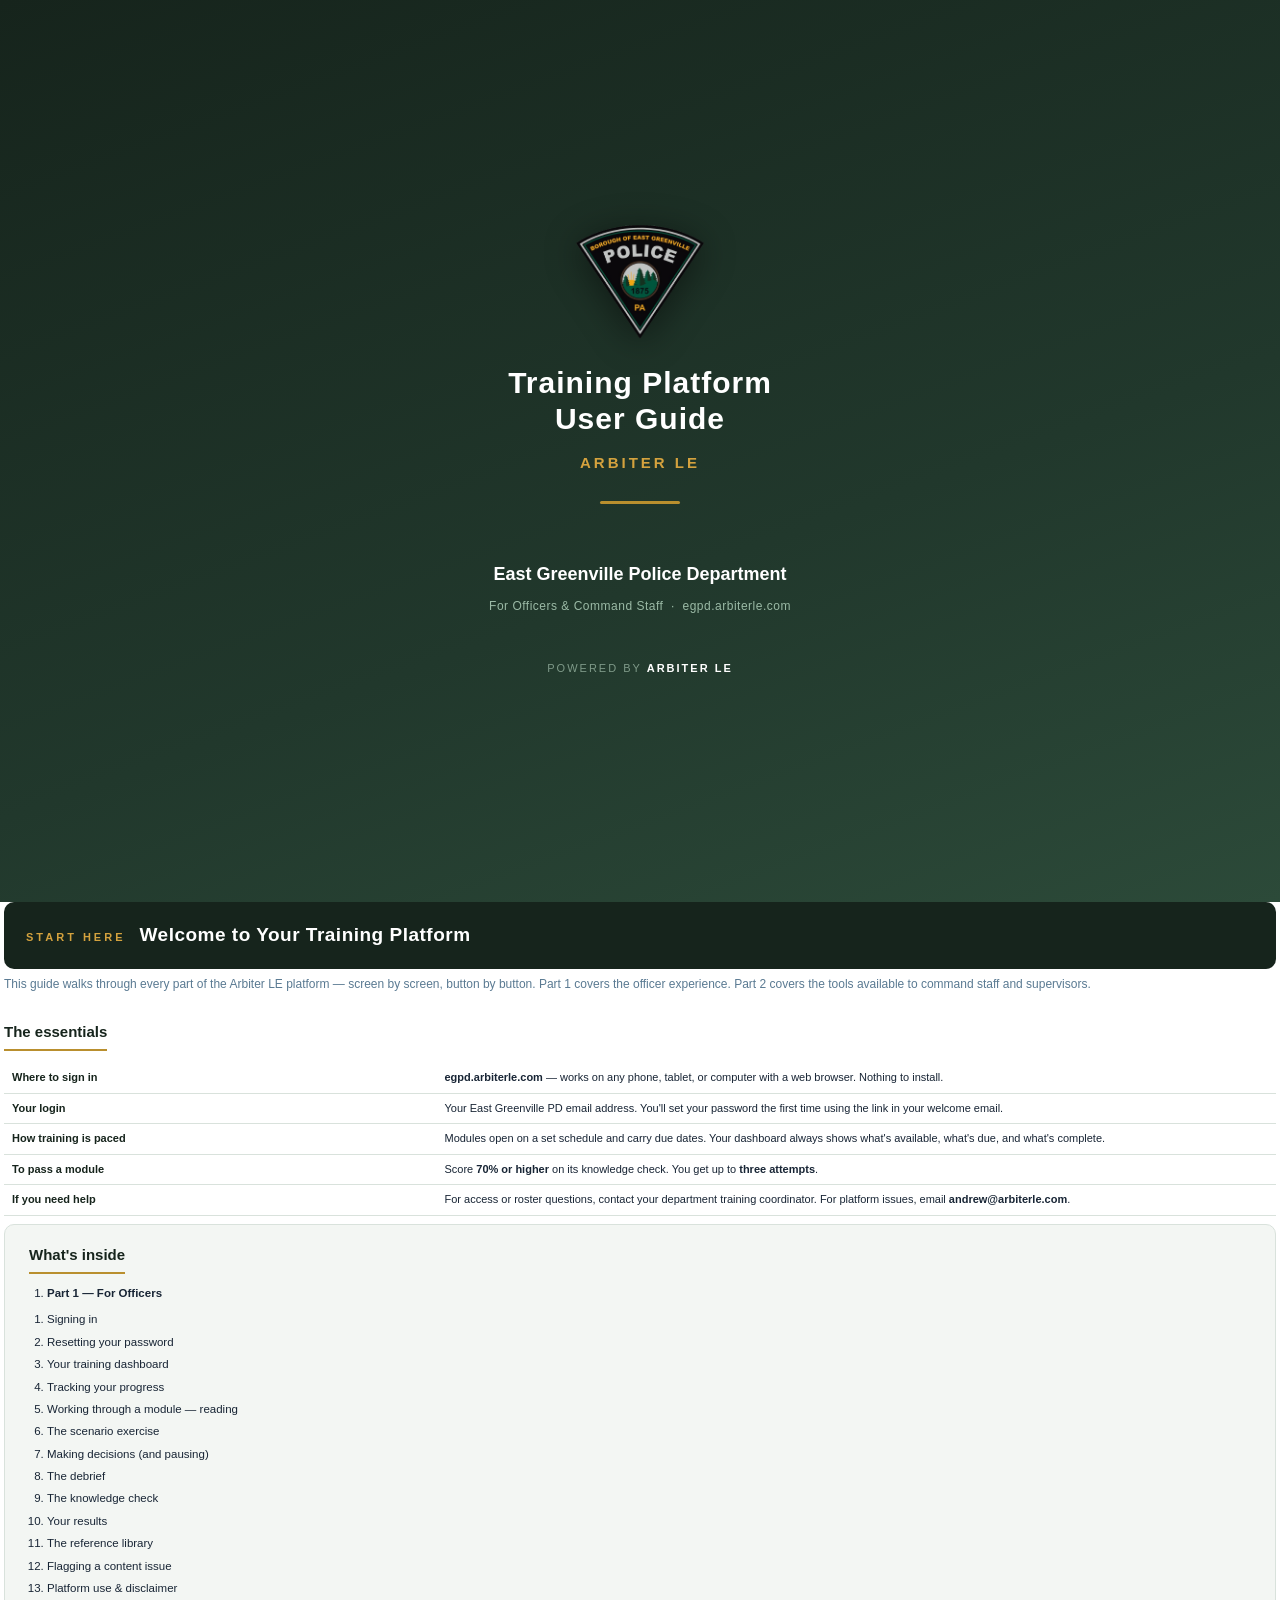
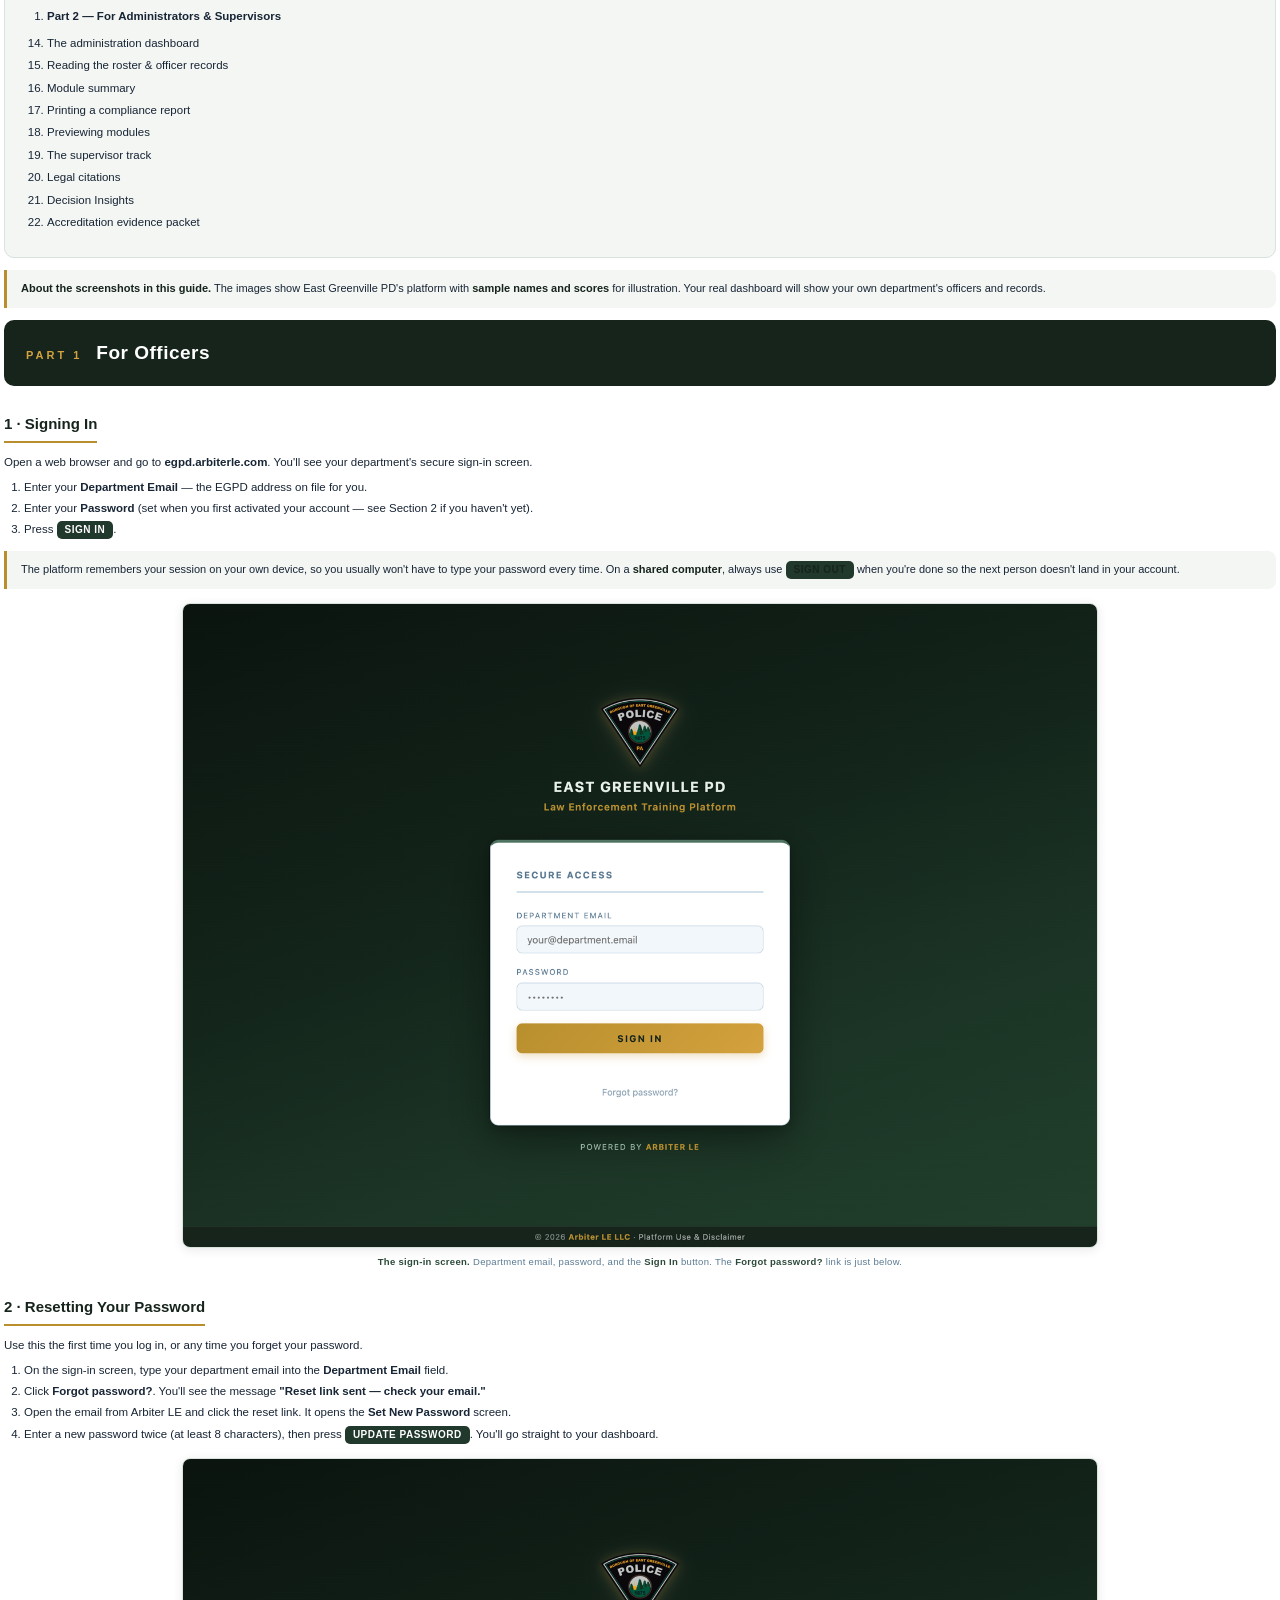
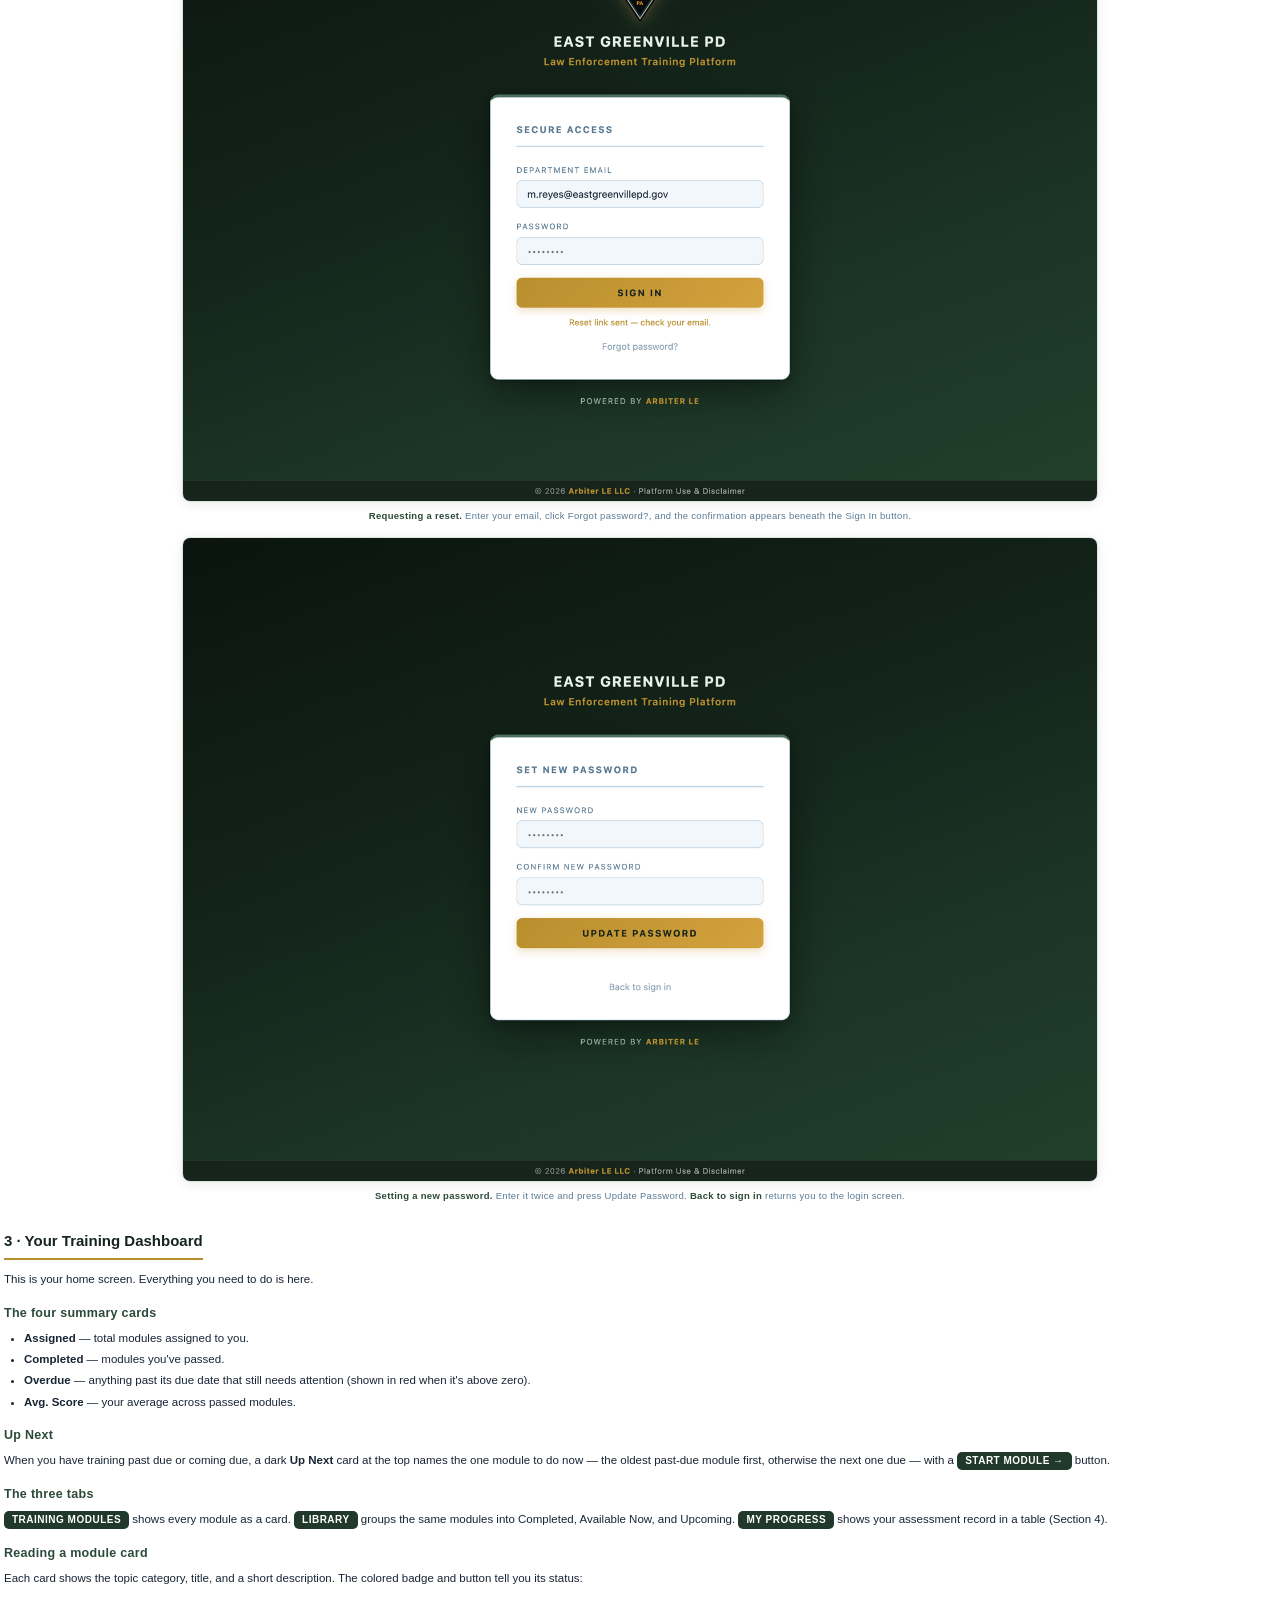
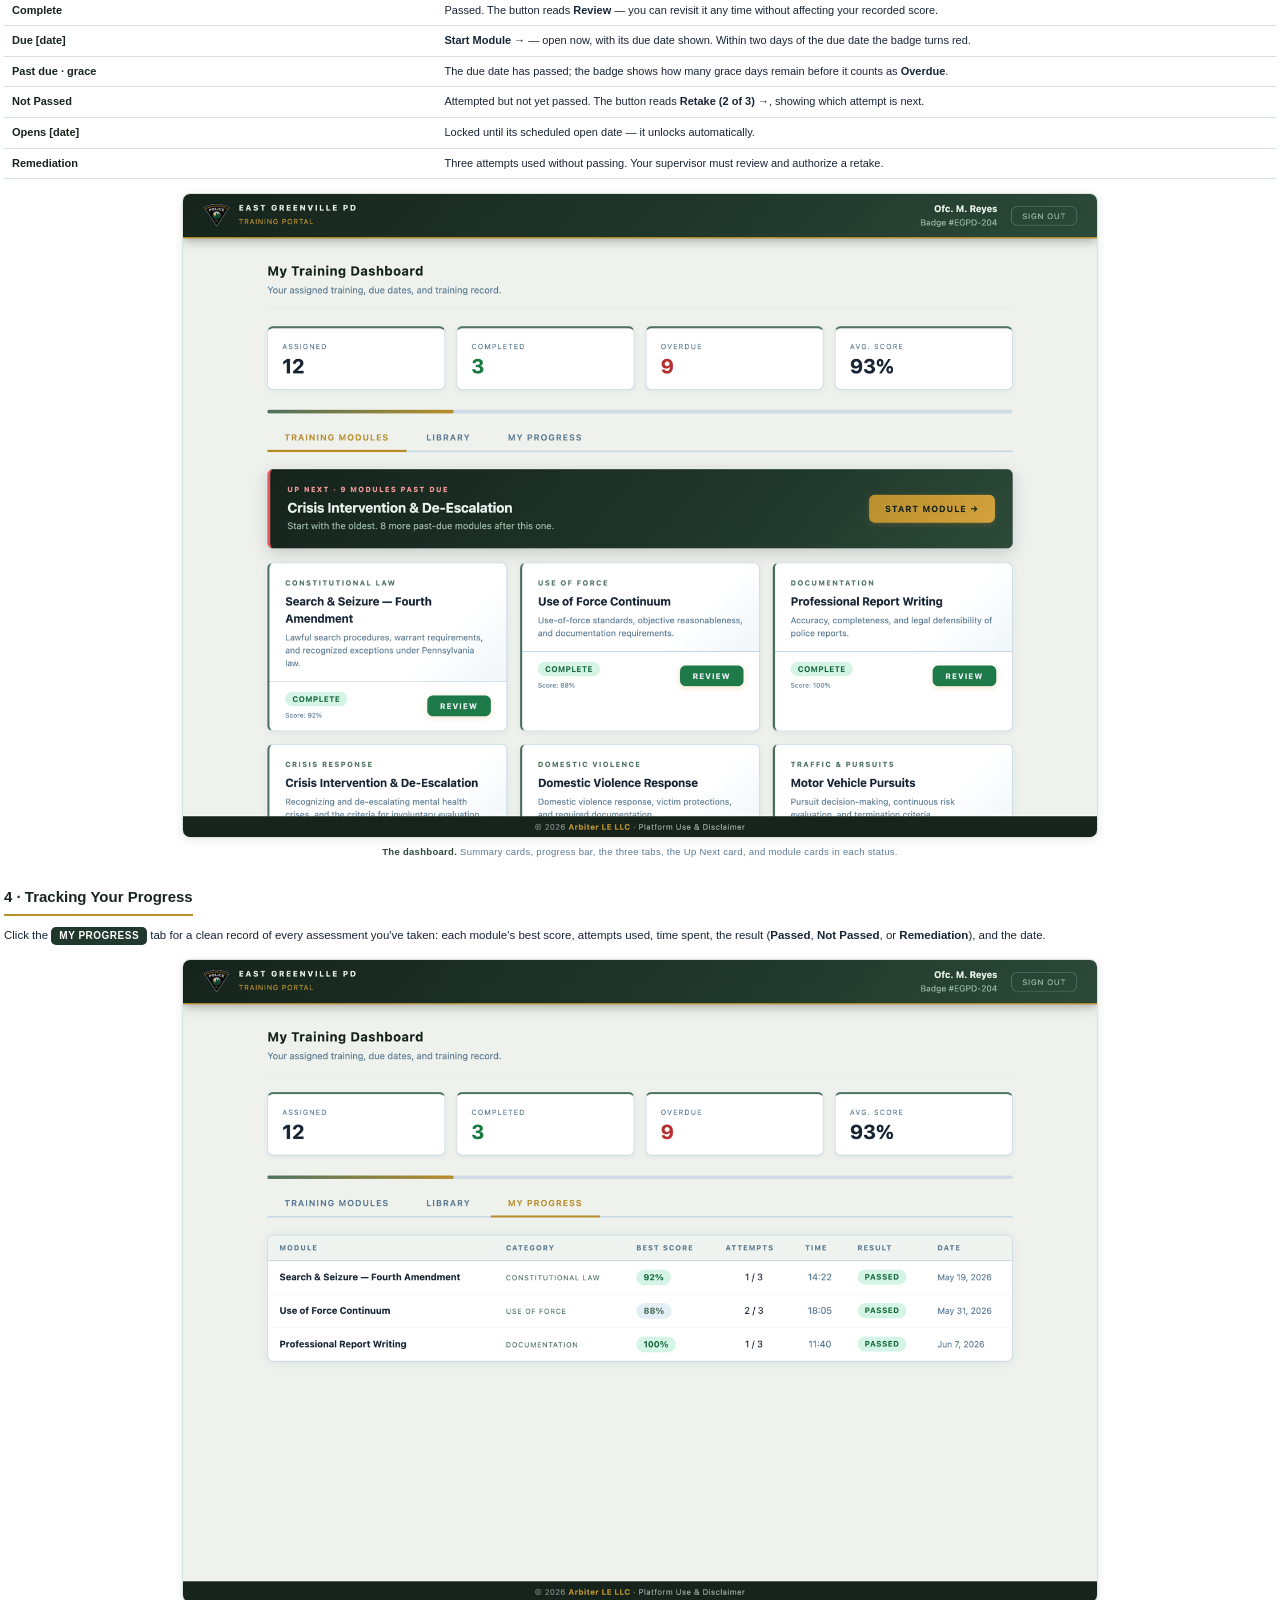
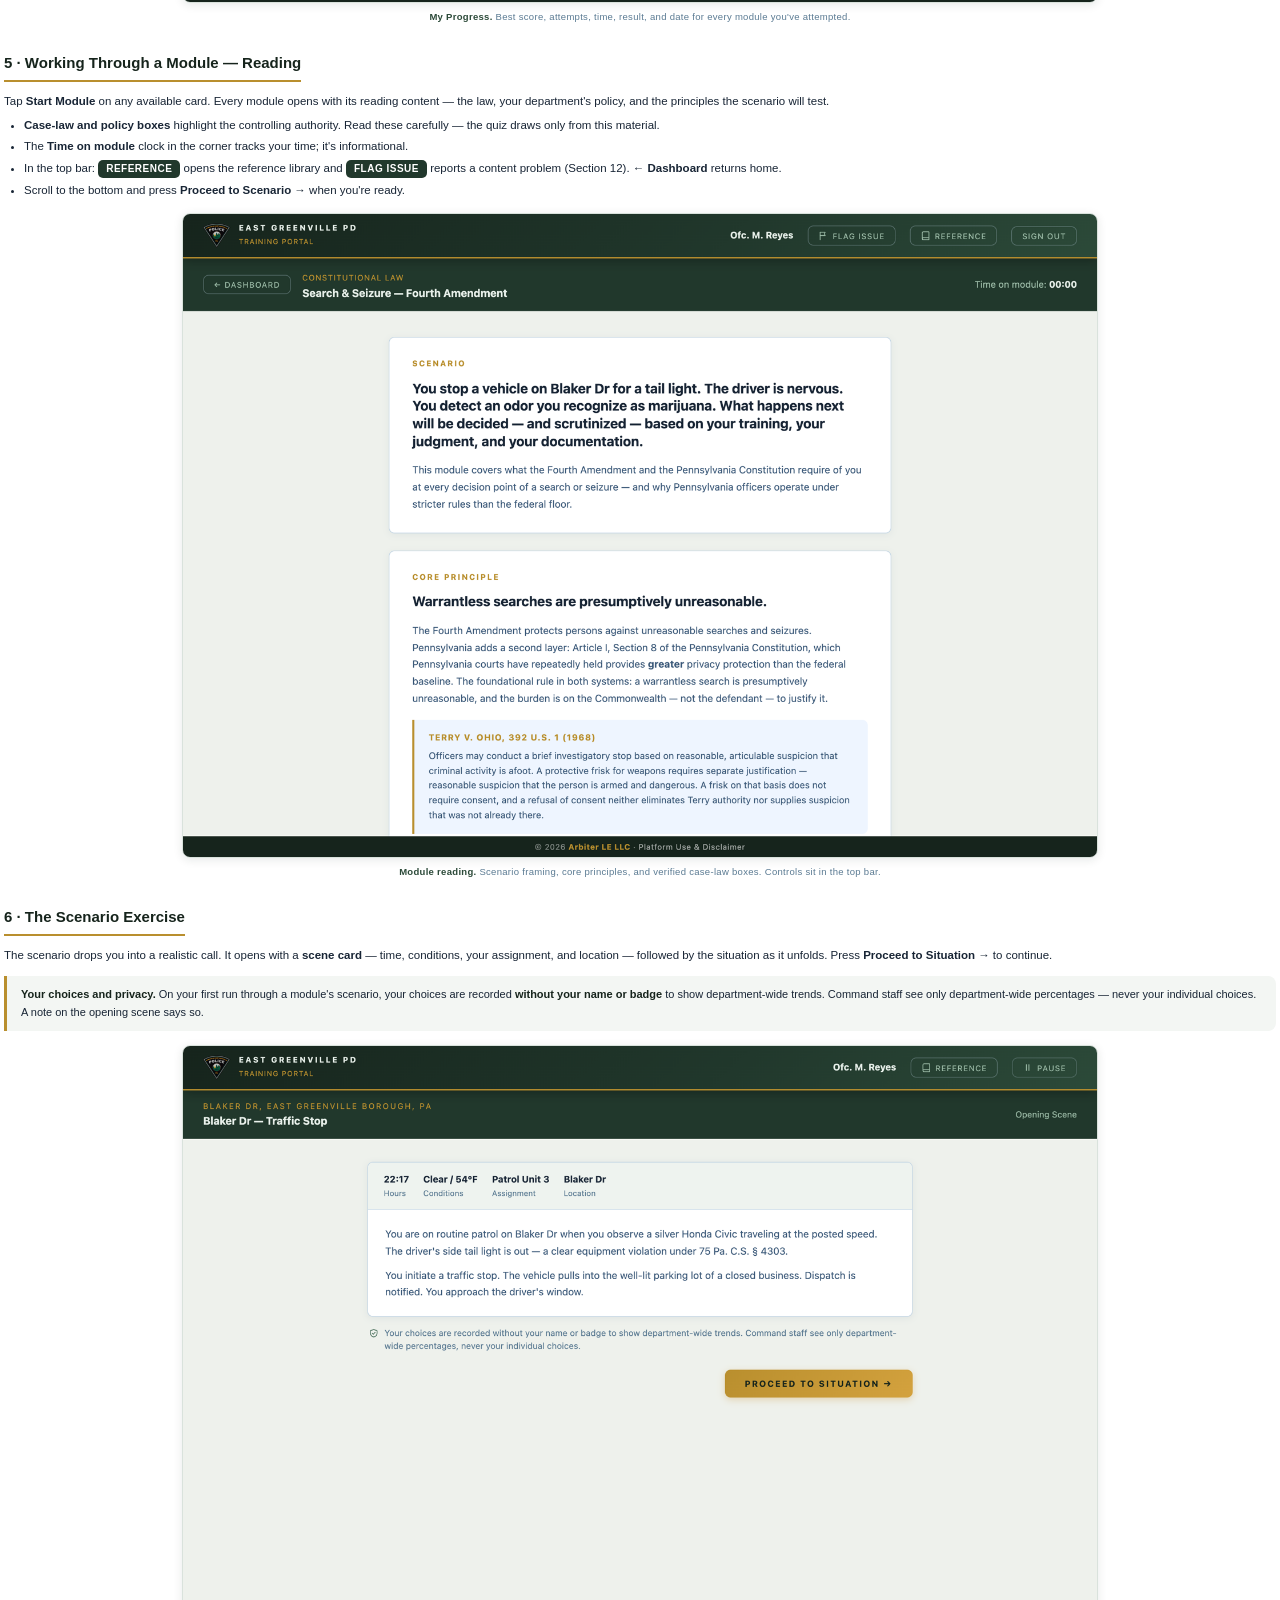
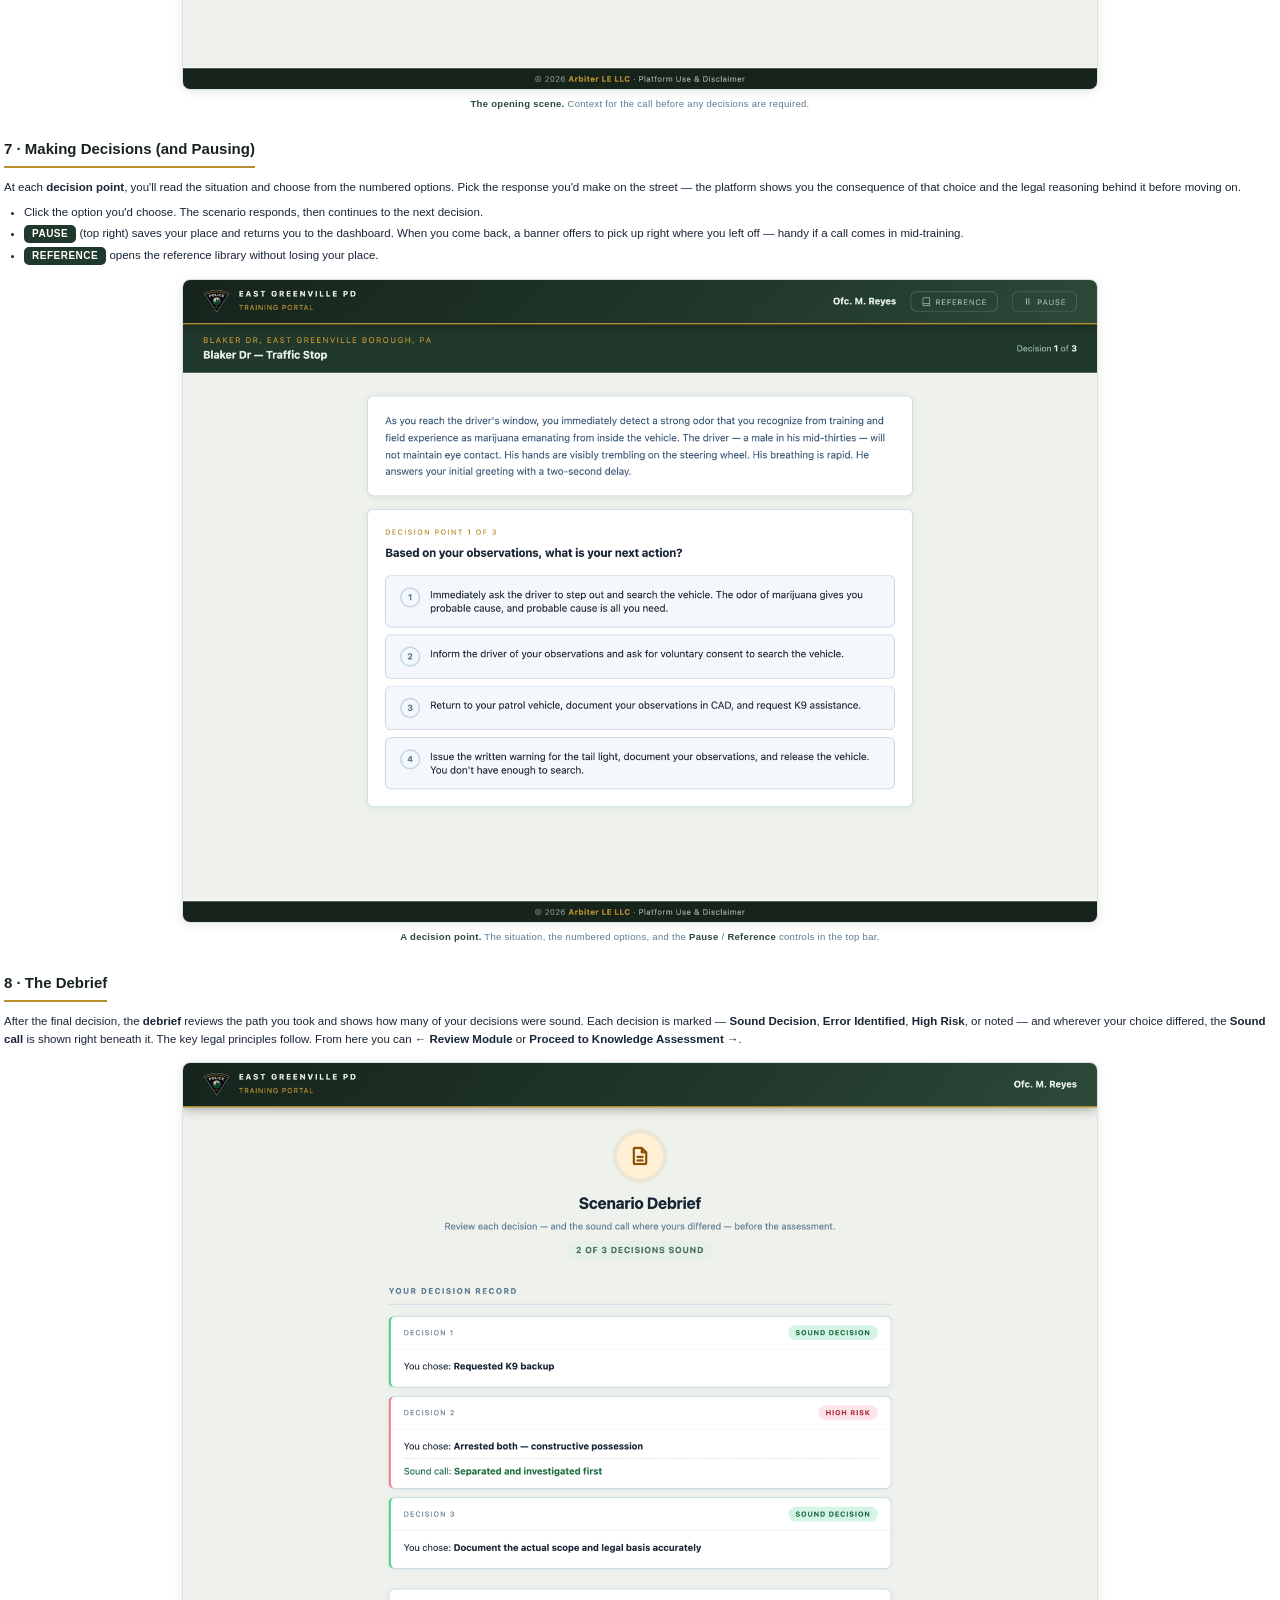
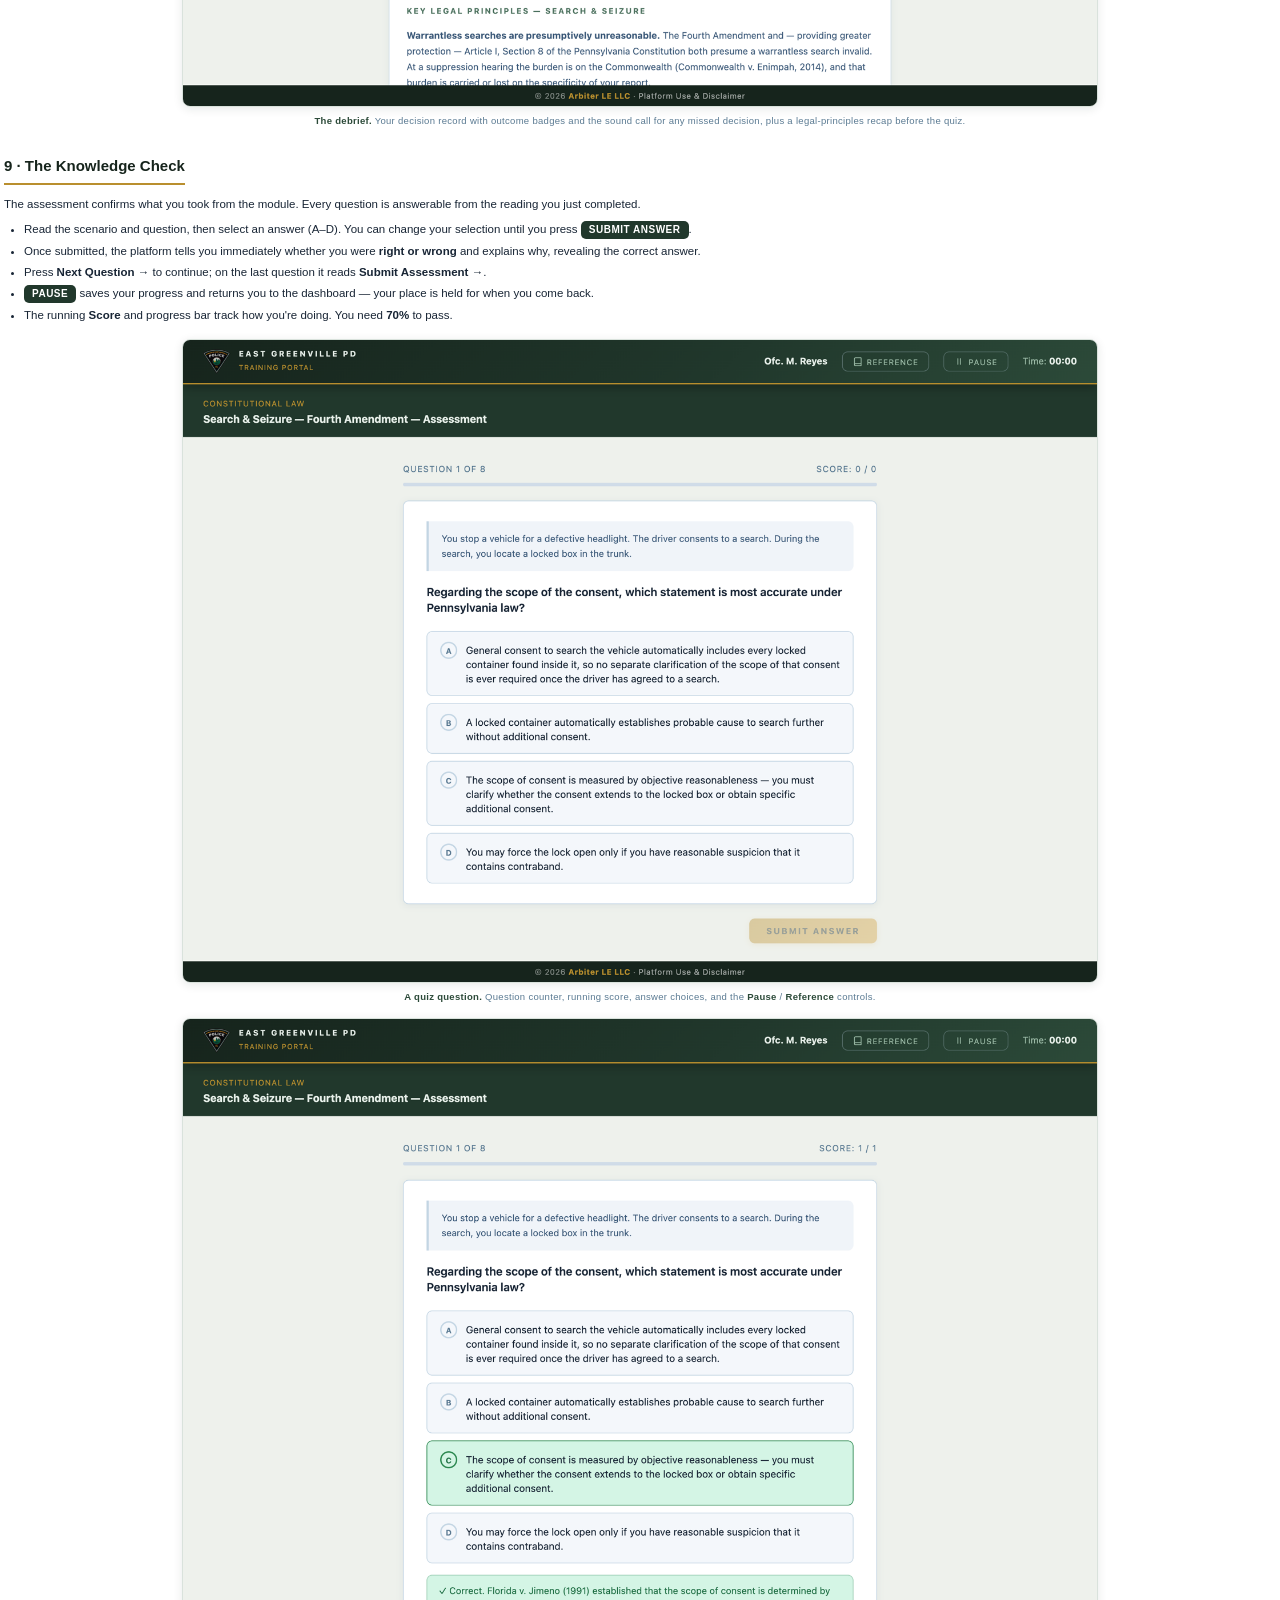
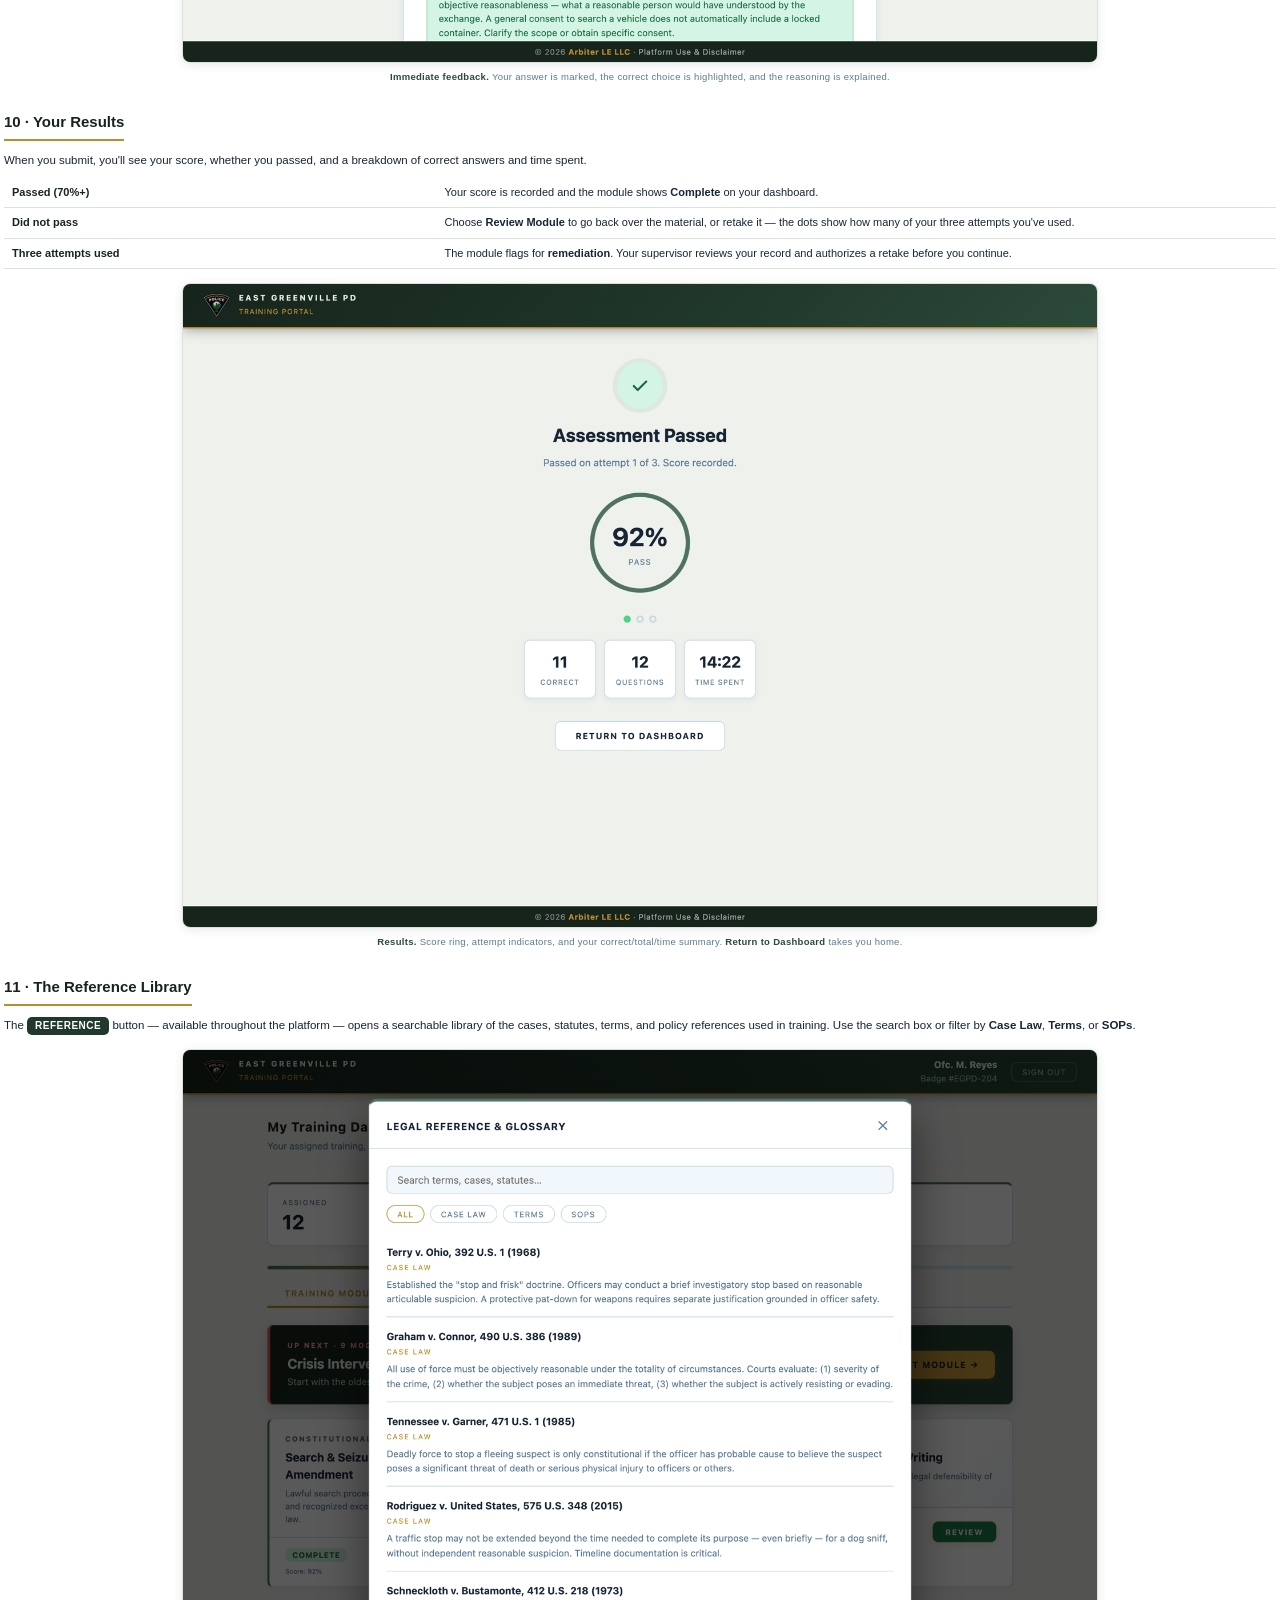
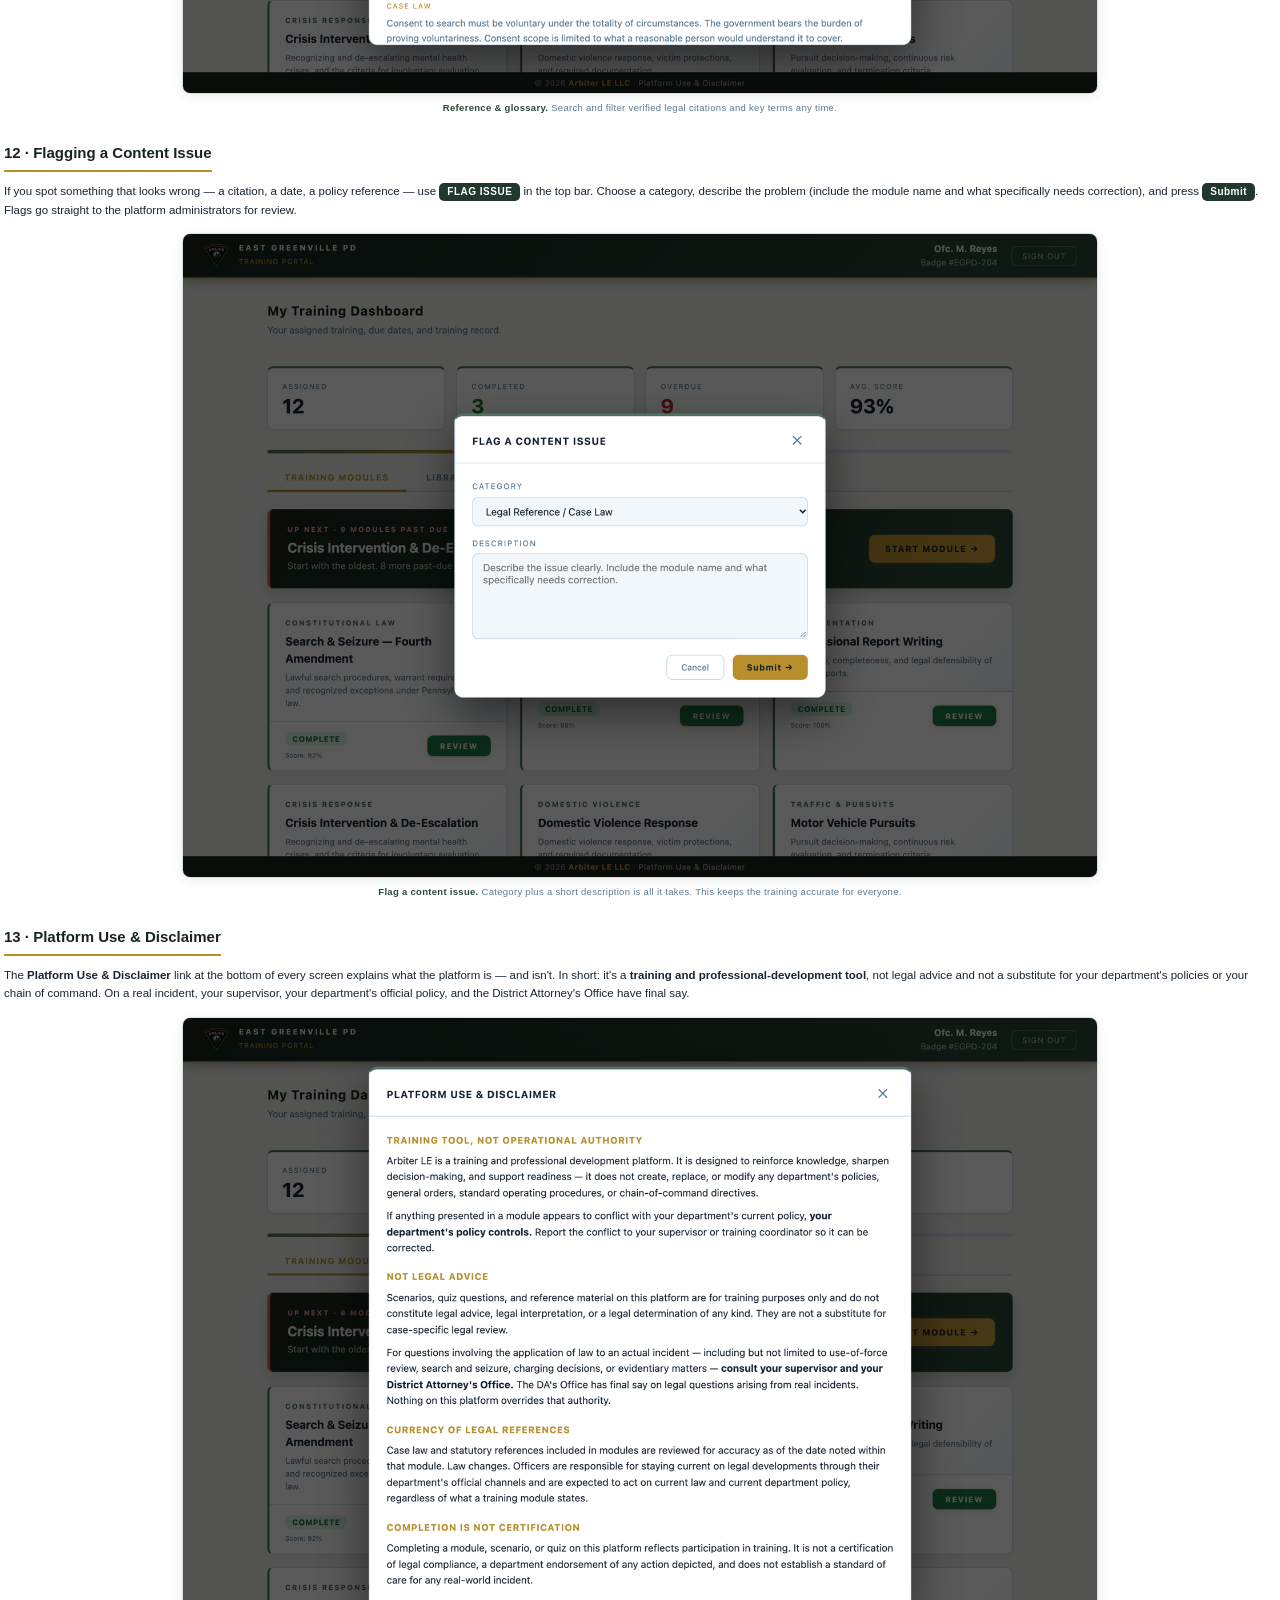
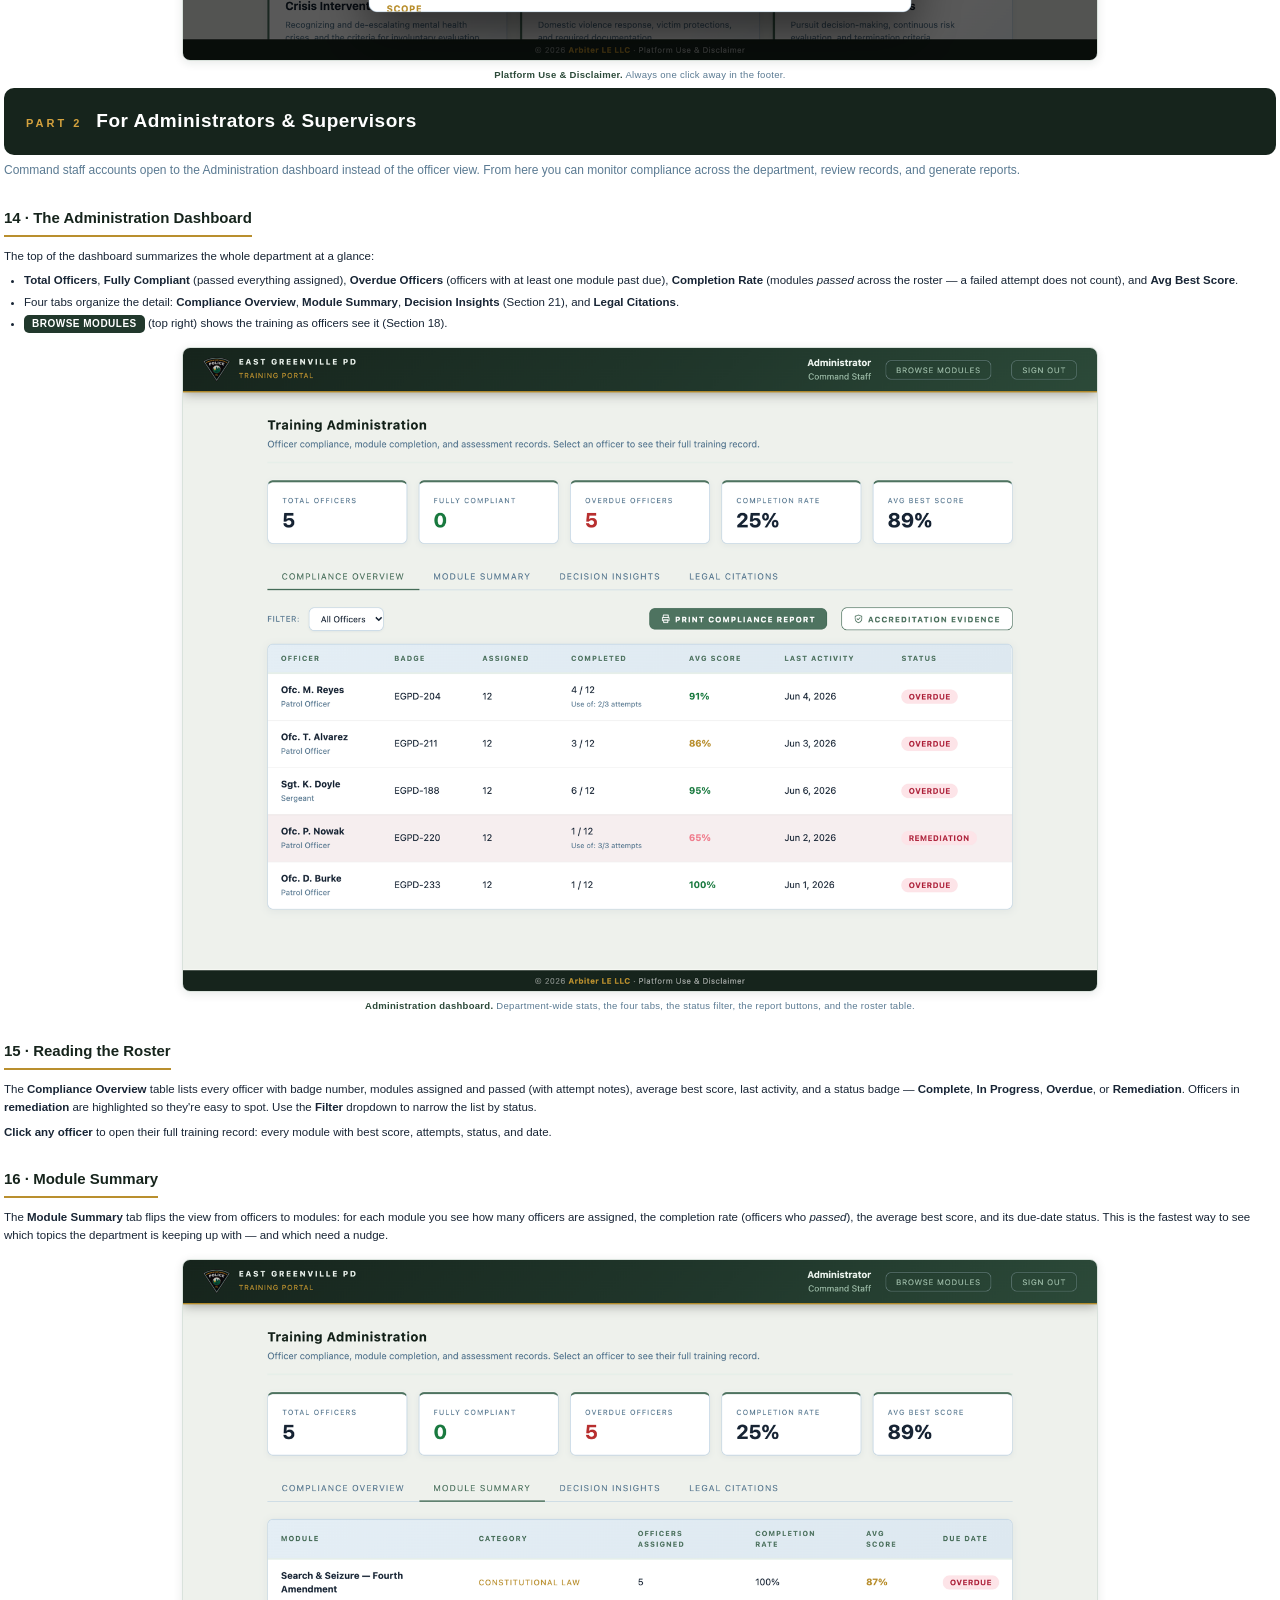
<file: _guide_build/guide.html>
<!DOCTYPE html>
<html lang="en">
<head>
<meta charset="UTF-8" />
<title>Arbiter LE Training Platform — User Guide</title>
<style>
  :root{
    --green:#16241c; --green-mid:#21382c; --green-hi:#2c4a39;
    --gold:#b98f2e; --gold-hi:#d4a23e;
    --ink:#182535; --muted:#5a7a92; --line:#d9e2dc; --paper:#ffffff; --soft:#f3f6f3;
  }
  *{box-sizing:border-box;margin:0;padding:0;}
  html{ -webkit-print-color-adjust:exact; print-color-adjust:exact; }
  body{ font-family:"Helvetica Neue",Arial,sans-serif; color:var(--ink); font-size:11.5px; line-height:1.6; }

  /* ── page flow ── */
  .page-break{ break-before:page; }
  h3,h4{ break-after:avoid; }
  .figure{ break-inside:avoid; margin:14px 0 6px; text-align:center; }
  .figure img{ width:72%; border:1px solid var(--line); border-radius:8px; box-shadow:0 2px 10px rgba(20,40,30,.10); display:block; margin:0 auto; }
  .cap{ font-size:9.5px; color:var(--muted); margin:6px auto 0; letter-spacing:.3px; max-width:72%; text-align:center; }
  .cap b{ color:var(--green-hi); }

  /* ── cover ── */
  .cover{ height:9.4in; display:flex; flex-direction:column; justify-content:center; align-items:center; text-align:center;
          background:linear-gradient(160deg,#16241c 0%,#21382c 60%,#2c4a39 100%); color:#fff; border-radius:0; padding:0 60px; }
  .cover img.badge{ width:128px; height:auto; filter:drop-shadow(0 6px 18px rgba(0,0,0,.45)); margin-bottom:26px; }
  .cover h1{ font-size:30px; letter-spacing:1px; font-weight:800; line-height:1.2; }
  .cover .sub{ color:var(--gold-hi); font-size:15px; letter-spacing:3px; text-transform:uppercase; margin-top:14px; font-weight:700; }
  .cover .dept{ font-size:18px; margin-top:30px; font-weight:600; }
  .cover .meta{ color:#9bbaa6; font-size:12px; margin-top:8px; letter-spacing:.5px; }
  .cover .rule{ width:80px; height:3px; background:var(--gold); margin:26px auto; border-radius:2px; }
  .cover .powered{ position:relative; margin-top:44px; font-size:11px; letter-spacing:2px; text-transform:uppercase; color:#7f9a89; }
  .cover .powered b{ color:#fff; }

  /* ── section chrome ── */
  .part-head{ background:var(--green); color:#fff; border-radius:10px; padding:18px 22px; margin:0 0 6px; display:flex; align-items:baseline; gap:14px; }
  .part-head .tag{ color:var(--gold-hi); font-size:11px; letter-spacing:3px; text-transform:uppercase; font-weight:700; }
  .part-head h2{ font-size:19px; font-weight:800; letter-spacing:.5px; }
  h3{ color:var(--green); font-size:15px; font-weight:800; margin:20px 0 4px; padding-bottom:5px; border-bottom:2px solid var(--gold); display:inline-block; }
  h4{ color:var(--green-hi); font-size:12.5px; font-weight:800; margin:14px 0 4px; letter-spacing:.3px; }
  p{ margin:6px 0; }
  .lead{ color:var(--muted); font-size:12px; }
  ul,ol{ margin:6px 0 8px 20px; }
  li{ margin:3px 0; }
  .step{ counter-reset:none; }
  b.btn, .btnref{ display:inline-block; background:var(--green-mid); color:#fff; border-radius:5px; padding:1px 8px; font-size:10px; letter-spacing:.5px; font-weight:700; white-space:nowrap; }
  .btngold{ background:var(--gold); color:#1a1407; }
  .callout{ background:var(--soft); border-left:3px solid var(--gold); border-radius:0 8px 8px 0; padding:10px 14px; margin:12px 0; font-size:11px; }
  .callout b{ color:var(--green); }
  .note{ font-size:10.5px; color:var(--muted); font-style:italic; }

  .content{ padding:0 4px; }
  .toc{ background:var(--soft); border:1px solid var(--line); border-radius:10px; padding:18px 24px; }
  .toc h3{ margin-top:0; }
  .toc ol{ margin-left:18px; }
  .toc li{ margin:4px 0; font-size:11.5px; }
  .toc .p2{ margin-top:10px; }

  .kvs{ width:100%; border-collapse:collapse; margin:8px 0; font-size:11px; }
  .kvs td{ border-bottom:1px solid var(--line); padding:6px 8px; vertical-align:top; }
  .kvs td:first-child{ width:34%; font-weight:700; color:var(--green); }

  footer.doc{ margin-top:30px; border-top:1px solid var(--line); padding-top:10px; color:var(--muted); font-size:10px; text-align:center; }
</style>
</head>
<body>

<!-- ═══════════ COVER ═══════════ -->
<div class="cover">
  <img class="badge" src="../assets/egpd-badge.png" alt="East Greenville PD" />
  <h1>Training Platform<br/>User Guide</h1>
  <div class="sub">Arbiter LE</div>
  <div class="rule"></div>
  <div class="dept">East Greenville Police Department</div>
  <div class="meta">For Officers &amp; Command Staff &nbsp;·&nbsp; egpd.arbiterle.com</div>
  <div class="powered">Powered by <b>Arbiter LE</b></div>
</div>

<!-- ═══════════ WELCOME + TOC ═══════════ -->
<div class="content page-break">
  <div class="part-head"><span class="tag">Start Here</span><h2>Welcome to Your Training Platform</h2></div>
  <p class="lead">This guide walks through every part of the Arbiter LE platform — screen by screen, button by button. Part 1 covers the officer experience. Part 2 covers the tools available to command staff and supervisors.</p>

  <h3>The essentials</h3>
  <table class="kvs">
    <tr><td>Where to sign in</td><td><b>egpd.arbiterle.com</b> — works on any phone, tablet, or computer with a web browser. Nothing to install.</td></tr>
    <tr><td>Your login</td><td>Your East Greenville PD email address. You'll set your password the first time using the link in your welcome email.</td></tr>
    <tr><td>How training is paced</td><td>Modules open on a set schedule and carry due dates. Your dashboard always shows what's available, what's due, and what's complete.</td></tr>
    <tr><td>To pass a module</td><td>Score <b>70% or higher</b> on its knowledge check. You get up to <b>three attempts</b>.</td></tr>
    <tr><td>If you need help</td><td>For access or roster questions, contact your department training coordinator. For platform issues, email <b>andrew@arbiterle.com</b>.</td></tr>
  </table>

  <div class="toc">
    <h3>What's inside</h3>
    <ol>
      <li><b>Part 1 — For Officers</b></li>
    </ol>
    <ol style="margin-top:2px">
      <li>Signing in</li>
      <li>Resetting your password</li>
      <li>Your training dashboard</li>
      <li>Tracking your progress</li>
      <li>Working through a module — reading</li>
      <li>The scenario exercise</li>
      <li>Making decisions (and pausing)</li>
      <li>The debrief</li>
      <li>The knowledge check</li>
      <li>Your results</li>
      <li>The reference library</li>
      <li>Flagging a content issue</li>
      <li>Platform use &amp; disclaimer</li>
    </ol>
    <ol class="p2"><li><b>Part 2 — For Administrators &amp; Supervisors</b></li></ol>
    <ol start="14" style="margin-top:2px">
      <li>The administration dashboard</li>
      <li>Reading the roster &amp; officer records</li>
      <li>Module summary</li>
      <li>Printing a compliance report</li>
      <li>Previewing modules</li>
      <li>The supervisor track</li>
      <li>Legal citations</li>
      <li>Decision Insights</li>
      <li>Accreditation evidence packet</li>
    </ol>
  </div>

  <div class="callout"><b>About the screenshots in this guide.</b> The images show East Greenville PD's platform with <b>sample names and scores</b> for illustration. Your real dashboard will show your own department's officers and records.</div>
</div>

<!-- ═══════════ PART 1 ═══════════ -->
<div class="content page-break">
  <div class="part-head"><span class="tag">Part 1</span><h2>For Officers</h2></div>

  <section>
    <h3>1 · Signing In</h3>
    <p>Open a web browser and go to <b>egpd.arbiterle.com</b>. You'll see your department's secure sign-in screen.</p>
    <ol>
      <li>Enter your <b>Department Email</b> — the EGPD address on file for you.</li>
      <li>Enter your <b>Password</b> (set when you first activated your account — see Section 2 if you haven't yet).</li>
      <li>Press <b class="btn btngold">SIGN IN</b>.</li>
    </ol>
    <div class="callout">The platform remembers your session on your own device, so you usually won't have to type your password every time. On a <b>shared computer</b>, always use <b class="btn">SIGN OUT</b> when you're done so the next person doesn't land in your account.</div>
    <div class="figure"><img src="screens/01-login.png" /><div class="cap"><b>The sign-in screen.</b> Department email, password, and the <b>Sign In</b> button. The <b>Forgot password?</b> link is just below.</div></div>
  </section>

  <section>
    <h3>2 · Resetting Your Password</h3>
    <p>Use this the first time you log in, or any time you forget your password.</p>
    <ol>
      <li>On the sign-in screen, type your department email into the <b>Department Email</b> field.</li>
      <li>Click <b>Forgot password?</b>. You'll see the message <b>"Reset link sent — check your email."</b></li>
      <li>Open the email from Arbiter LE and click the reset link. It opens the <b>Set New Password</b> screen.</li>
      <li>Enter a new password twice (at least 8 characters), then press <b class="btn btngold">UPDATE PASSWORD</b>. You'll go straight to your dashboard.</li>
    </ol>
    <div class="figure"><img src="screens/02-forgot-password.png" /><div class="cap"><b>Requesting a reset.</b> Enter your email, click Forgot password?, and the confirmation appears beneath the Sign In button.</div></div>
    <div class="figure"><img src="screens/03-reset-password.png" /><div class="cap"><b>Setting a new password.</b> Enter it twice and press Update Password. <b>Back to sign in</b> returns you to the login screen.</div></div>
  </section>

  <section>
    <h3>3 · Your Training Dashboard</h3>
    <p>This is your home screen. Everything you need to do is here.</p>
    <h4>The four summary cards</h4>
    <ul>
      <li><b>Assigned</b> — total modules assigned to you.</li>
      <li><b>Completed</b> — modules you've passed.</li>
      <li><b>Overdue</b> — anything past its due date that still needs attention (shown in red when it's above zero).</li>
      <li><b>Avg. Score</b> — your average across passed modules.</li>
    </ul>
    <h4>Up Next</h4>
    <p>When you have training past due or coming due, a dark <b>Up Next</b> card at the top names the one module to do now — the oldest past-due module first, otherwise the next one due — with a <b class="btn btngold">START MODULE →</b> button.</p>
    <h4>The three tabs</h4>
    <p><b class="btn">TRAINING MODULES</b> shows every module as a card. <b class="btn">LIBRARY</b> groups the same modules into Completed, Available Now, and Upcoming. <b class="btn">MY PROGRESS</b> shows your assessment record in a table (Section 4).</p>
    <h4>Reading a module card</h4>
    <p>Each card shows the topic category, title, and a short description. The colored badge and button tell you its status:</p>
    <table class="kvs">
      <tr><td>Complete</td><td>Passed. The button reads <b>Review</b> — you can revisit it any time without affecting your recorded score.</td></tr>
      <tr><td>Due [date]</td><td><b>Start Module →</b> — open now, with its due date shown. Within two days of the due date the badge turns red.</td></tr>
      <tr><td>Past due · grace</td><td>The due date has passed; the badge shows how many grace days remain before it counts as <b>Overdue</b>.</td></tr>
      <tr><td>Not Passed</td><td>Attempted but not yet passed. The button reads <b>Retake (2 of 3) →</b>, showing which attempt is next.</td></tr>
      <tr><td>Opens [date]</td><td>Locked until its scheduled open date — it unlocks automatically.</td></tr>
      <tr><td>Remediation</td><td>Three attempts used without passing. Your supervisor must review and authorize a retake.</td></tr>
    </table>
    <div class="figure"><img src="screens/04-officer-dashboard.png" /><div class="cap"><b>The dashboard.</b> Summary cards, progress bar, the three tabs, the Up Next card, and module cards in each status.</div></div>
  </section>

  <section>
    <h3>4 · Tracking Your Progress</h3>
    <p>Click the <b class="btn">MY PROGRESS</b> tab for a clean record of every assessment you've taken: each module's best score, attempts used, time spent, the result (<b>Passed</b>, <b>Not Passed</b>, or <b>Remediation</b>), and the date.</p>
    <div class="figure"><img src="screens/05-progress-tab.png" /><div class="cap"><b>My Progress.</b> Best score, attempts, time, result, and date for every module you've attempted.</div></div>
  </section>

  <section>
    <h3>5 · Working Through a Module — Reading</h3>
    <p>Tap <b>Start Module</b> on any available card. Every module opens with its reading content — the law, your department's policy, and the principles the scenario will test.</p>
    <ul>
      <li><b>Case-law and policy boxes</b> highlight the controlling authority. Read these carefully — the quiz draws only from this material.</li>
      <li>The <b>Time on module</b> clock in the corner tracks your time; it's informational.</li>
      <li>In the top bar: <b class="btn">REFERENCE</b> opens the reference library and <b class="btn">FLAG ISSUE</b> reports a content problem (Section 12). <b>← Dashboard</b> returns home.</li>
      <li>Scroll to the bottom and press <b>Proceed to Scenario →</b> when you're ready.</li>
    </ul>
    <div class="figure"><img src="screens/06-module-reading.png" /><div class="cap"><b>Module reading.</b> Scenario framing, core principles, and verified case-law boxes. Controls sit in the top bar.</div></div>
  </section>

  <section>
    <h3>6 · The Scenario Exercise</h3>
    <p>The scenario drops you into a realistic call. It opens with a <b>scene card</b> — time, conditions, your assignment, and location — followed by the situation as it unfolds. Press <b>Proceed to Situation →</b> to continue.</p>
    <div class="callout"><b>Your choices and privacy.</b> On your first run through a module's scenario, your choices are recorded <b>without your name or badge</b> to show department-wide trends. Command staff see only department-wide percentages — never your individual choices. A note on the opening scene says so.</div>
    <div class="figure"><img src="screens/07-scenario-scene.png" /><div class="cap"><b>The opening scene.</b> Context for the call before any decisions are required.</div></div>
  </section>

  <section>
    <h3>7 · Making Decisions (and Pausing)</h3>
    <p>At each <b>decision point</b>, you'll read the situation and choose from the numbered options. Pick the response you'd make on the street — the platform shows you the consequence of that choice and the legal reasoning behind it before moving on.</p>
    <ul>
      <li>Click the option you'd choose. The scenario responds, then continues to the next decision.</li>
      <li><b class="btn">PAUSE</b> (top right) saves your place and returns you to the dashboard. When you come back, a banner offers to pick up right where you left off — handy if a call comes in mid-training.</li>
      <li><b class="btn">REFERENCE</b> opens the reference library without losing your place.</li>
    </ul>
    <div class="figure"><img src="screens/08-scenario-decision.png" /><div class="cap"><b>A decision point.</b> The situation, the numbered options, and the <b>Pause</b> / <b>Reference</b> controls in the top bar.</div></div>
  </section>

  <section>
    <h3>8 · The Debrief</h3>
    <p>After the final decision, the <b>debrief</b> reviews the path you took and shows how many of your decisions were sound. Each decision is marked — <b>Sound Decision</b>, <b>Error Identified</b>, <b>High Risk</b>, or noted — and wherever your choice differed, the <b>Sound call</b> is shown right beneath it. The key legal principles follow. From here you can <b>← Review Module</b> or <b>Proceed to Knowledge Assessment →</b>.</p>
    <div class="figure"><img src="screens/09-debrief.png" /><div class="cap"><b>The debrief.</b> Your decision record with outcome badges and the sound call for any missed decision, plus a legal-principles recap before the quiz.</div></div>
  </section>

  <section>
    <h3>9 · The Knowledge Check</h3>
    <p>The assessment confirms what you took from the module. Every question is answerable from the reading you just completed.</p>
    <ul>
      <li>Read the scenario and question, then select an answer (A–D). You can change your selection until you press <b class="btn btngold">SUBMIT ANSWER</b>.</li>
      <li>Once submitted, the platform tells you immediately whether you were <b>right or wrong</b> and explains why, revealing the correct answer.</li>
      <li>Press <b>Next Question →</b> to continue; on the last question it reads <b>Submit Assessment →</b>.</li>
      <li><b class="btn">PAUSE</b> saves your progress and returns you to the dashboard — your place is held for when you come back.</li>
      <li>The running <b>Score</b> and progress bar track how you're doing. You need <b>70%</b> to pass.</li>
    </ul>
    <div class="figure"><img src="screens/10-quiz-question.png" /><div class="cap"><b>A quiz question.</b> Question counter, running score, answer choices, and the <b>Pause</b> / <b>Reference</b> controls.</div></div>
    <div class="figure"><img src="screens/11-quiz-feedback.png" /><div class="cap"><b>Immediate feedback.</b> Your answer is marked, the correct choice is highlighted, and the reasoning is explained.</div></div>
  </section>

  <section>
    <h3>10 · Your Results</h3>
    <p>When you submit, you'll see your score, whether you passed, and a breakdown of correct answers and time spent.</p>
    <table class="kvs">
      <tr><td>Passed (70%+)</td><td>Your score is recorded and the module shows <b>Complete</b> on your dashboard.</td></tr>
      <tr><td>Did not pass</td><td>Choose <b>Review Module</b> to go back over the material, or retake it — the dots show how many of your three attempts you've used.</td></tr>
      <tr><td>Three attempts used</td><td>The module flags for <b>remediation</b>. Your supervisor reviews your record and authorizes a retake before you continue.</td></tr>
    </table>
    <div class="figure"><img src="screens/12-results-pass.png" /><div class="cap"><b>Results.</b> Score ring, attempt indicators, and your correct/total/time summary. <b>Return to Dashboard</b> takes you home.</div></div>
  </section>

  <section>
    <h3>11 · The Reference Library</h3>
    <p>The <b class="btn">REFERENCE</b> button — available throughout the platform — opens a searchable library of the cases, statutes, terms, and policy references used in training. Use the search box or filter by <b>Case Law</b>, <b>Terms</b>, or <b>SOPs</b>.</p>
    <div class="figure"><img src="screens/13-reference-glossary.png" /><div class="cap"><b>Reference &amp; glossary.</b> Search and filter verified legal citations and key terms any time.</div></div>
  </section>

  <section>
    <h3>12 · Flagging a Content Issue</h3>
    <p>If you spot something that looks wrong — a citation, a date, a policy reference — use <b class="btn">FLAG ISSUE</b> in the top bar. Choose a category, describe the problem (include the module name and what specifically needs correction), and press <b class="btn btngold">Submit</b>. Flags go straight to the platform administrators for review.</p>
    <div class="figure"><img src="screens/15-feedback-modal.png" /><div class="cap"><b>Flag a content issue.</b> Category plus a short description is all it takes. This keeps the training accurate for everyone.</div></div>
  </section>

  <section>
    <h3>13 · Platform Use &amp; Disclaimer</h3>
    <p>The <b>Platform Use &amp; Disclaimer</b> link at the bottom of every screen explains what the platform is — and isn't. In short: it's a <b>training and professional-development tool</b>, not legal advice and not a substitute for your department's policies or your chain of command. On a real incident, your supervisor, your department's official policy, and the District Attorney's Office have final say.</p>
    <div class="figure"><img src="screens/14-policy-modal.png" /><div class="cap"><b>Platform Use &amp; Disclaimer.</b> Always one click away in the footer.</div></div>
  </section>
</div>

<!-- ═══════════ PART 2 ═══════════ -->
<div class="content page-break">
  <div class="part-head"><span class="tag">Part 2</span><h2>For Administrators &amp; Supervisors</h2></div>
  <p class="lead">Command staff accounts open to the Administration dashboard instead of the officer view. From here you can monitor compliance across the department, review records, and generate reports.</p>

  <section>
    <h3>14 · The Administration Dashboard</h3>
    <p>The top of the dashboard summarizes the whole department at a glance:</p>
    <ul>
      <li><b>Total Officers</b>, <b>Fully Compliant</b> (passed everything assigned), <b>Overdue Officers</b> (officers with at least one module past due), <b>Completion Rate</b> (modules <i>passed</i> across the roster — a failed attempt does not count), and <b>Avg Best Score</b>.</li>
      <li>Four tabs organize the detail: <b>Compliance Overview</b>, <b>Module Summary</b>, <b>Decision Insights</b> (Section 21), and <b>Legal Citations</b>.</li>
      <li><b class="btn">BROWSE MODULES</b> (top right) shows the training as officers see it (Section 18).</li>
    </ul>
    <div class="figure"><img src="screens/16-admin-dashboard.png" /><div class="cap"><b>Administration dashboard.</b> Department-wide stats, the four tabs, the status filter, the report buttons, and the roster table.</div></div>
  </section>

  <section>
    <h3>15 · Reading the Roster</h3>
    <p>The <b>Compliance Overview</b> table lists every officer with badge number, modules assigned and passed (with attempt notes), average best score, last activity, and a status badge — <b>Complete</b>, <b>In Progress</b>, <b>Overdue</b>, or <b>Remediation</b>. Officers in <b>remediation</b> are highlighted so they're easy to spot. Use the <b>Filter</b> dropdown to narrow the list by status.</p>
    <p><b>Click any officer</b> to open their full training record: every module with best score, attempts, status, and date.</p>
  </section>

  <section>
    <h3>16 · Module Summary</h3>
    <p>The <b>Module Summary</b> tab flips the view from officers to modules: for each module you see how many officers are assigned, the completion rate (officers who <i>passed</i>), the average best score, and its due-date status. This is the fastest way to see which topics the department is keeping up with — and which need a nudge.</p>
    <div class="figure"><img src="screens/17-admin-modules.png" /><div class="cap"><b>Module Summary.</b> Completion rate and average score per module, with due-date status at a glance.</div></div>
  </section>

  <section>
    <h3>17 · Printing a Compliance Report</h3>
    <p>Press <b class="btn">PRINT COMPLIANCE REPORT</b> on the Compliance Overview tab. The platform opens a clean, date-stamped report in a new tab — the full roster, per-module scores in a grid (M1–M12), and department summary statistics. Use your browser's print dialog to print it or <b>save it as a PDF</b> for your records or a chief's briefing. For accreditation files, use the Accreditation Evidence Packet (Section 22).
    <div class="callout"><b>Tip.</b> Generated on demand, the report always reflects the current state of training — a reliable snapshot for any given date.</div>
  </section>

  <section>
    <h3>18 · Previewing Modules</h3>
    <p><b class="btn">BROWSE MODULES</b> switches you into the officer view so you can read modules exactly as your officers do. Command staff follow the same unlock schedule as officers — a module opens for you on its scheduled date. An <b>← Admin Console</b> button returns you to the dashboard.</p>
  </section>

  <section>
    <h3>19 · The Supervisor Track</h3>
    <p>Supervisors receive an expanded version of each module: an additional command-lens reading section, a supervisor scenario, and a separate set of graded supervisor questions, on top of the standard patrol content. Each account is set to the patrol or supervisor track by the platform administrator; supervisors see their track automatically.</p>
  </section>

  <section>
    <h3>20 · Legal Citations</h3>
    <p>The <b>Legal Citations</b> tab lists, module by module, every case, statute, and department order the training relies on, with the key rule from each — so command staff can confirm the legal and policy basis of any module at a glance. Filter by <b>Case Law</b>, <b>Statutes</b>, department <b>Orders</b>, or <b>Research</b>. Content issues officers flag (Section 12) go to the platform administrator for review and correction.</p>
  </section>

  <section>
    <h3>21 · Decision Insights</h3>
    <p>The <b>Decision Insights</b> tab shows where the department as a whole is choosing the sound call in scenarios — and where it isn't. It opens with <b>Where the department is missing the sound call</b>: decisions where fewer than 80% of officers chose the sound option on their first run, lowest first. These are natural roll-call and remedial training priorities. Below that, every decision is listed by module, with the share of officers who chose each option.</p>
    <div class="callout"><b>Department-wide view only.</b> Choices are recorded without officer names or badges, only each officer's first run through a scenario is counted, and a decision appears only once at least 3 officers have reached it. This view never shows an individual officer's choices.</div>
  </section>

  <section>
    <h3>22 · Accreditation Evidence Packet</h3>
    <p>Press <b class="btn">ACCREDITATION EVIDENCE</b> on the Compliance Overview tab, choose a training period, and decide whether to include a transcript page for each officer. Two outputs are available:</p>
    <ul>
      <li><b>Printable packet</b> — a cover summary; a <b>directive training index</b> listing each department order cited in the curriculum, the module(s) that train it, and how many officers passed; module-by-module completion records; attestation lines for the training coordinator and Chief; and optional officer transcripts. Print it or save it as a PDF for accreditation files.</li>
      <li><b>CSV</b> — the same records, one row per officer per module, for your own spreadsheets.</li>
    </ul>
    <div class="callout"><b>Note.</b> Directive titles appear exactly as listed in the department's citations. A module with no department order cited is shown as such rather than filled in. The packet records training participation and assessment results; it is not a certification of legal compliance.</div>
  </section>
</div>

<div class="content page-break">
  <footer class="doc">
    <p><b>Arbiter LE Training Platform</b> &nbsp;·&nbsp; Prepared for the East Greenville Police Department</p>
    <p>Platform support: andrew@arbiterle.com &nbsp;·&nbsp; egpd.arbiterle.com</p>
    <p style="margin-top:8px">This platform is a training and professional-development tool. It does not constitute legal advice and does not replace department policy, supervisory direction, or the guidance of the District Attorney's Office. Screenshots use sample data for illustration.</p>
  </footer>
</div>

</body>
</html>
</file>
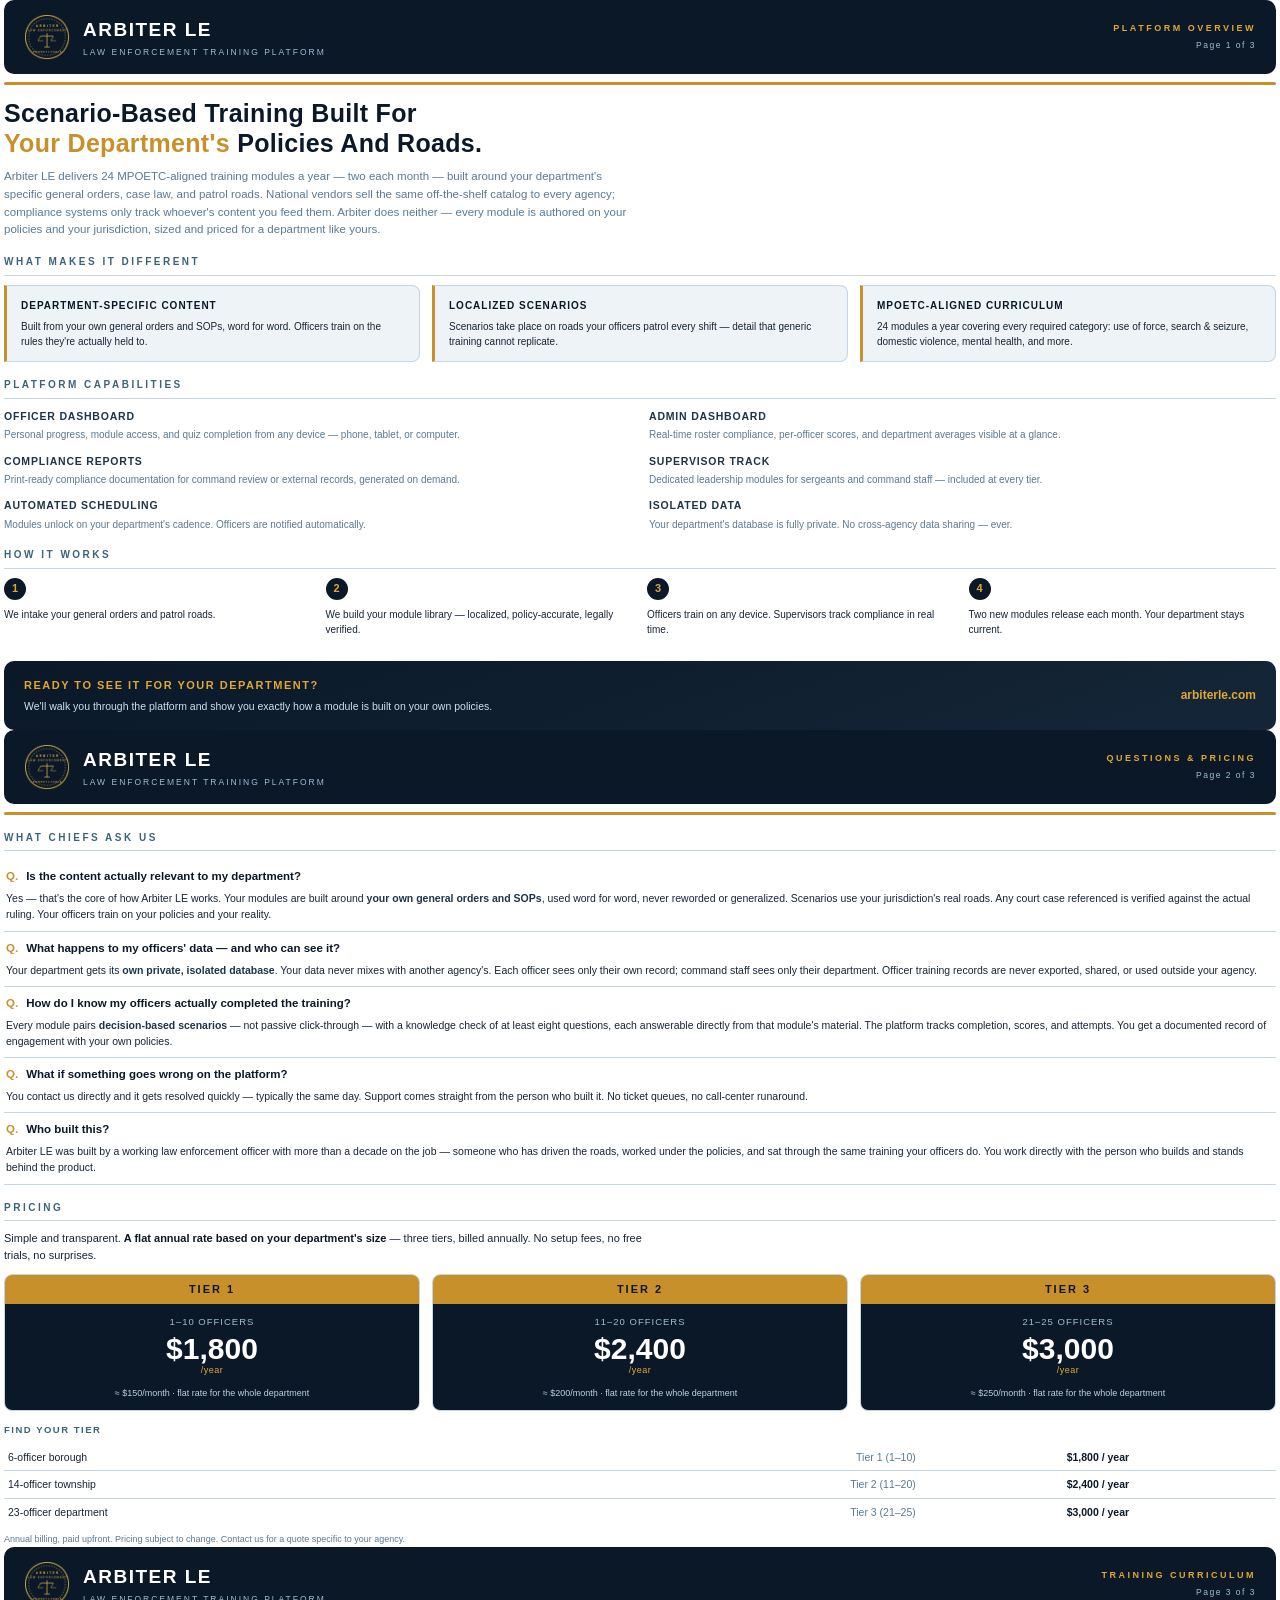
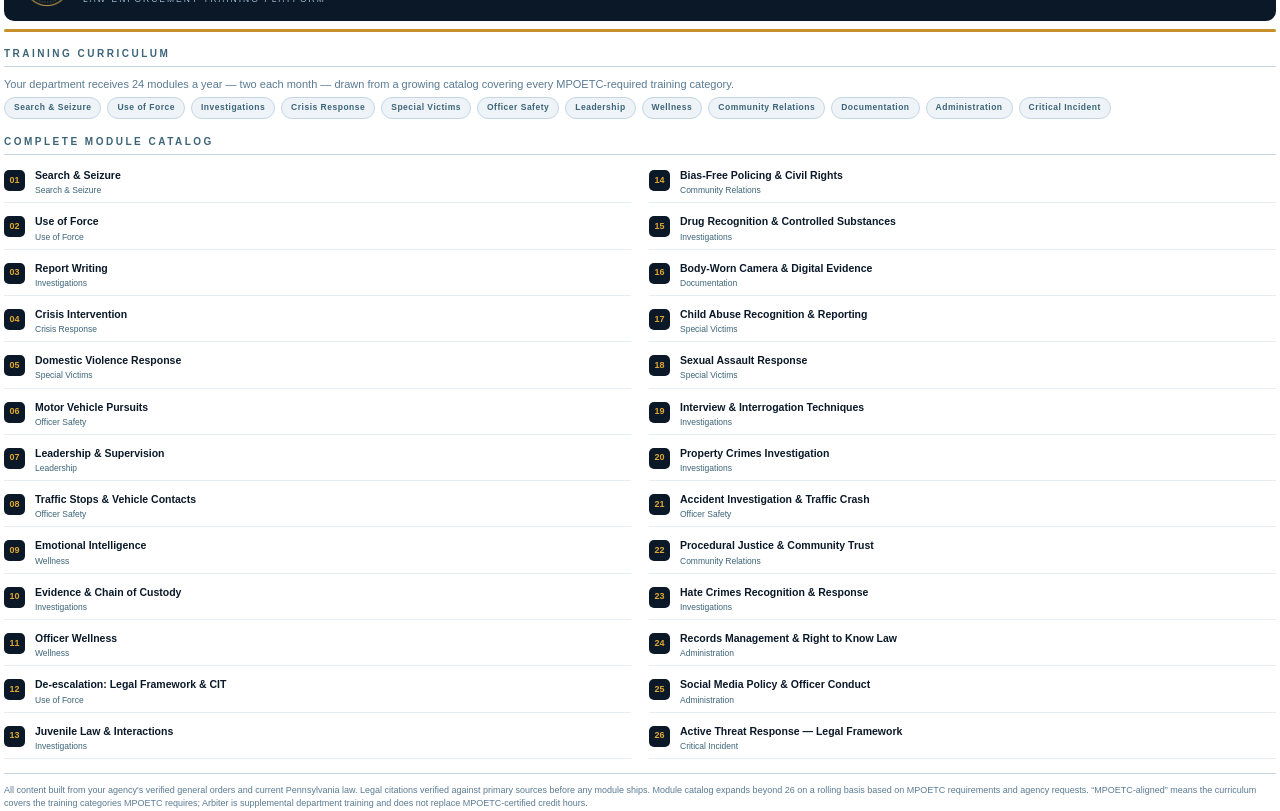
<file: _guide_build/leave-behind.html>
<!DOCTYPE html>
<html lang="en">
<head>
<meta charset="UTF-8" />
<title>Arbiter LE — Chief Leave-Behind</title>
<style>
  :root{
    /* Arbiter LE brand palette — navy / gold / steel */
    --navy:#0a1828; --navy-mid:#152638; --navy-light:#1e3448; --steel:#3c6478;
    --gold:#c8902a; --gold-hi:#e0a830;
    --ink:#182535; --muted:#5a7a92; --line:#c4d6e4; --paper:#ffffff; --soft:#eef3f7;
  }
  *{box-sizing:border-box;margin:0;padding:0;}
  html{ -webkit-print-color-adjust:exact; print-color-adjust:exact; }
  body{ font-family:"Helvetica Neue",Arial,sans-serif; color:var(--ink); font-size:11px; line-height:1.55; }

  .sheet{ padding:0 4px; }
  .sheet + .sheet{ break-before:page; }
  h3,h4{ break-after:avoid; }

  /* ── per-page header band ── */
  .phead{ display:flex; align-items:center; justify-content:space-between;
          background:var(--navy); color:#fff; border-radius:10px; padding:14px 20px; }
  .phead .brand{ display:flex; align-items:center; gap:13px; }
  .phead .seal{ width:46px; height:46px; object-fit:contain; }
  .phead .bname{ font-size:19px; font-weight:800; letter-spacing:1.5px; }
  .phead .bsub{ font-size:8.5px; letter-spacing:2px; text-transform:uppercase; color:#9fbdd0; margin-top:2px; }
  .phead .plabel{ text-align:right; }
  .phead .plabel .pl{ font-size:9px; letter-spacing:2.5px; text-transform:uppercase; color:var(--gold-hi); font-weight:700; }
  .phead .plabel .pn{ font-size:8.5px; letter-spacing:1.5px; color:#9fbdd0; margin-top:3px; }
  .gold-rule{ height:3px; background:var(--gold); border-radius:2px; margin:8px 0 14px; }

  /* ── hero ── */
  .hero h1{ font-size:25px; line-height:1.18; font-weight:800; letter-spacing:.3px; color:var(--navy); }
  .hero h1 .g{ color:var(--gold); }
  .hero .intro{ color:var(--muted); font-size:11.5px; margin-top:10px; max-width:6.6in; }

  /* ── section heading ── */
  .sec{ font-size:10px; letter-spacing:2.5px; text-transform:uppercase; color:var(--steel); font-weight:700;
        border-bottom:1px solid var(--line); padding-bottom:5px; margin:15px 0 9px; }

  /* ── 3-up cards ── */
  .cols3{ display:grid; grid-template-columns:1fr 1fr 1fr; gap:12px; }
  .card{ background:var(--soft); border:1px solid var(--line); border-left:3px solid var(--gold);
         border-radius:0 8px 8px 0; padding:12px 14px; break-inside:avoid; }
  .card .ct{ font-size:10px; letter-spacing:1px; text-transform:uppercase; font-weight:800; color:var(--navy); }
  .card .cb{ font-size:10px; color:var(--ink); margin-top:6px; line-height:1.5; }

  /* ── capabilities 2-up ── */
  .cols2{ display:grid; grid-template-columns:1fr 1fr; gap:10px 18px; }
  .cap{ break-inside:avoid; }
  .cap .ct{ font-size:10.5px; letter-spacing:.8px; text-transform:uppercase; font-weight:800; color:var(--navy-light); }
  .cap .cb{ font-size:10px; color:var(--muted); margin-top:3px; }

  /* ── how it works ── */
  .steps{ display:grid; grid-template-columns:repeat(4,1fr); gap:14px; }
  .step{ break-inside:avoid; }
  .step .n{ width:22px; height:22px; border-radius:50%; background:var(--navy); color:var(--gold-hi);
            font-size:11px; font-weight:800; display:flex; align-items:center; justify-content:center; margin-bottom:7px; }
  .step .t{ font-size:10px; color:var(--ink); line-height:1.5; }

  /* ── CTA strip ── */
  .cta{ background:linear-gradient(160deg,#0a1828 0%,#152638 100%); color:#fff;
        border-radius:10px; padding:16px 20px; margin-top:24px; display:flex; align-items:center; justify-content:space-between; gap:20px; }
  .cta .h{ color:var(--gold-hi); font-size:11px; letter-spacing:1.5px; text-transform:uppercase; font-weight:700; }
  .cta .p{ color:#cfe0ec; font-size:10.5px; margin-top:4px; }
  .cta .url{ color:var(--gold-hi); font-size:12px; font-weight:700; white-space:nowrap; }

  /* ── Q&A ── */
  .faq{ border-bottom:1px solid var(--line); padding:8px 2px; break-inside:avoid; }
  .faq:last-child{ border-bottom:none; }
  .faq .q{ font-size:11.5px; font-weight:800; color:var(--navy); margin-bottom:4px; display:flex; gap:8px; align-items:baseline; }
  .faq .q .mark{ color:var(--gold); font-weight:800; }
  .faq .a{ font-size:10.5px; color:var(--ink); }
  .faq .a b{ color:var(--navy-light); }

  /* ── pricing ── */
  .price-lead{ color:var(--ink); font-size:11px; margin:5px 0 10px; max-width:6.8in; }
  .price-lead b{ color:var(--navy); }
  .tiers{ display:grid; grid-template-columns:1fr 1fr 1fr; gap:12px; }
  .tier{ border:1px solid var(--line); border-radius:8px; overflow:hidden; break-inside:avoid; }
  .tier .th{ background:var(--gold); color:var(--navy); text-align:center; font-size:11px; font-weight:800;
             letter-spacing:2px; text-transform:uppercase; padding:6px; }
  .tier .tb{ background:var(--navy); color:#fff; text-align:center; padding:11px 10px; }
  .tier .range{ font-size:9.5px; letter-spacing:1px; text-transform:uppercase; color:#9fbdd0; }
  .tier .amt{ font-size:30px; font-weight:800; margin:4px 0 0; line-height:1; }
  .tier .per{ font-size:9px; color:var(--gold-hi); letter-spacing:.5px; }
  .tier .note{ font-size:9px; color:#bcd2e0; margin-top:9px; line-height:1.4; }

  .ex-label{ font-size:9.5px; letter-spacing:1.5px; text-transform:uppercase; color:var(--steel); font-weight:700; margin:12px 0 6px; }
  .ex-block{ break-inside:avoid; }
  table.ex{ width:100%; border-collapse:collapse; font-size:10.5px; }
  table.ex tr{ border-bottom:1px solid var(--line); }
  table.ex tr:last-child{ border-bottom:none; }
  table.ex td{ padding:5px 4px; }
  table.ex td.dept{ color:var(--ink); }
  table.ex td.cost{ text-align:center; font-weight:700; color:var(--navy); }
  table.ex td.unit{ text-align:right; color:var(--muted); }
  .fine{ font-size:9px; color:var(--muted); margin-top:8px; }

  /* ── curriculum ── */
  .cur-lead{ color:var(--muted); font-size:11px; margin-top:4px; }
  .cats{ display:flex; flex-wrap:wrap; gap:6px; margin:4px 0 4px; }
  .cat{ font-size:8.5px; letter-spacing:.5px; padding:3px 9px; border-radius:11px; background:var(--soft);
        border:1px solid var(--line); color:var(--steel); font-weight:600; }
  .catalog{ display:grid; grid-template-columns:1fr 1fr; gap:7px 18px; margin-top:4px; }
  .mod{ display:flex; gap:10px; align-items:flex-start; break-inside:avoid; padding:5px 0; border-bottom:1px solid #e6eef4; }
  .mod .mn{ width:21px; height:21px; flex:0 0 21px; border-radius:5px; background:var(--navy); color:var(--gold-hi);
            font-size:9px; font-weight:800; display:flex; align-items:center; justify-content:center; margin-top:1px; }
  .mod .mt{ font-size:10.5px; font-weight:700; color:var(--navy); line-height:1.25; }
  .mod .mc{ font-size:8.5px; color:var(--steel); margin-top:2px; }
  .cur-note{ font-size:9px; color:var(--muted); margin-top:14px; line-height:1.5; border-top:1px solid var(--line); padding-top:10px; }
</style>
</head>
<body>

<!-- ════════════════ PAGE 1 — PLATFORM OVERVIEW ════════════════ -->
<div class="sheet">
  <div class="phead">
    <div class="brand">
      <img class="seal" src="arbiter-seal-gold.png" alt="Arbiter LE" />
      <div><div class="bname">ARBITER LE</div><div class="bsub">Law Enforcement Training Platform</div></div>
    </div>
    <div class="plabel"><div class="pl">Platform Overview</div><div class="pn">Page 1 of 3</div></div>
  </div>
  <div class="gold-rule"></div>

  <div class="hero">
    <h1>Scenario-Based Training Built For<br/><span class="g">Your Department's</span> Policies And Roads.</h1>
    <p class="intro">Arbiter LE delivers 24 MPOETC-aligned training modules a year — two each month — built around your department's specific general orders, case law, and patrol roads. National vendors sell the same off-the-shelf catalog to every agency; compliance systems only track whoever's content you feed them. Arbiter does neither — every module is authored on your policies and your jurisdiction, sized and priced for a department like yours.</p>
  </div>

  <div class="sec">What Makes It Different</div>
  <div class="cols3">
    <div class="card">
      <div class="ct">Department-Specific Content</div>
      <div class="cb">Built from your own general orders and SOPs, word for word. Officers train on the rules they're actually held to.</div>
    </div>
    <div class="card">
      <div class="ct">Localized Scenarios</div>
      <div class="cb">Scenarios take place on roads your officers patrol every shift — detail that generic training cannot replicate.</div>
    </div>
    <div class="card">
      <div class="ct">MPOETC-Aligned Curriculum</div>
      <div class="cb">24 modules a year covering every required category: use of force, search &amp; seizure, domestic violence, mental health, and more.</div>
    </div>
  </div>

  <div class="sec">Platform Capabilities</div>
  <div class="cols2">
    <div class="cap"><div class="ct">Officer Dashboard</div><div class="cb">Personal progress, module access, and quiz completion from any device — phone, tablet, or computer.</div></div>
    <div class="cap"><div class="ct">Admin Dashboard</div><div class="cb">Real-time roster compliance, per-officer scores, and department averages visible at a glance.</div></div>
    <div class="cap"><div class="ct">Compliance Reports</div><div class="cb">Print-ready compliance documentation for command review or external records, generated on demand.</div></div>
    <div class="cap"><div class="ct">Supervisor Track</div><div class="cb">Dedicated leadership modules for sergeants and command staff — included at every tier.</div></div>
    <div class="cap"><div class="ct">Automated Scheduling</div><div class="cb">Modules unlock on your department's cadence. Officers are notified automatically.</div></div>
    <div class="cap"><div class="ct">Isolated Data</div><div class="cb">Your department's database is fully private. No cross-agency data sharing — ever.</div></div>
  </div>

  <div class="sec">How It Works</div>
  <div class="steps">
    <div class="step"><div class="n">1</div><div class="t">We intake your general orders and patrol roads.</div></div>
    <div class="step"><div class="n">2</div><div class="t">We build your module library — localized, policy-accurate, legally verified.</div></div>
    <div class="step"><div class="n">3</div><div class="t">Officers train on any device. Supervisors track compliance in real time.</div></div>
    <div class="step"><div class="n">4</div><div class="t">Two new modules release each month. Your department stays current.</div></div>
  </div>

  <div class="cta">
    <div>
      <div class="h">Ready to see it for your department?</div>
      <div class="p">We'll walk you through the platform and show you exactly how a module is built on your own policies.</div>
    </div>
    <div class="url">arbiterle.com</div>
  </div>
</div>

<!-- ════════════════ PAGE 2 — QUESTIONS & PRICING ════════════════ -->
<div class="sheet">
  <div class="phead">
    <div class="brand">
      <img class="seal" src="arbiter-seal-gold.png" alt="Arbiter LE" />
      <div><div class="bname">ARBITER LE</div><div class="bsub">Law Enforcement Training Platform</div></div>
    </div>
    <div class="plabel"><div class="pl">Questions &amp; Pricing</div><div class="pn">Page 2 of 3</div></div>
  </div>
  <div class="gold-rule"></div>

  <div class="sec">What Chiefs Ask Us</div>

  <div class="faq">
    <div class="q"><span class="mark">Q.</span><span>Is the content actually relevant to my department?</span></div>
    <div class="a">Yes — that's the core of how Arbiter LE works. Your modules are built around <b>your own general orders and SOPs</b>, used word for word, never reworded or generalized. Scenarios use your jurisdiction's real roads. Any court case referenced is verified against the actual ruling. Your officers train on your policies and your reality.</div>
  </div>
  <div class="faq">
    <div class="q"><span class="mark">Q.</span><span>What happens to my officers' data — and who can see it?</span></div>
    <div class="a">Your department gets its <b>own private, isolated database</b>. Your data never mixes with another agency's. Each officer sees only their own record; command staff sees only their department. Officer training records are never exported, shared, or used outside your agency.</div>
  </div>
  <div class="faq">
    <div class="q"><span class="mark">Q.</span><span>How do I know my officers actually completed the training?</span></div>
    <div class="a">Every module pairs <b>decision-based scenarios</b> — not passive click-through — with a knowledge check of at least eight questions, each answerable directly from that module's material. The platform tracks completion, scores, and attempts. You get a documented record of engagement with your own policies.</div>
  </div>
  <div class="faq">
    <div class="q"><span class="mark">Q.</span><span>What if something goes wrong on the platform?</span></div>
    <div class="a">You contact us directly and it gets resolved quickly — typically the same day. Support comes straight from the person who built it. No ticket queues, no call-center runaround.</div>
  </div>
  <div class="faq">
    <div class="q"><span class="mark">Q.</span><span>Who built this?</span></div>
    <div class="a">Arbiter LE was built by a working law enforcement officer with more than a decade on the job — someone who has driven the roads, worked under the policies, and sat through the same training your officers do. You work directly with the person who builds and stands behind the product.</div>
  </div>

  <div class="sec">Pricing</div>
  <p class="price-lead">Simple and transparent. <b>A flat annual rate based on your department's size</b> — three tiers, billed annually. No setup fees, no free trials, no surprises.</p>

  <div class="tiers">
    <div class="tier">
      <div class="th">Tier 1</div>
      <div class="tb">
        <div class="range">1–10 Officers</div>
        <div class="amt">$1,800</div><div class="per">/year</div>
        <div class="note">≈ $150/month · flat rate for the whole department</div>
      </div>
    </div>
    <div class="tier">
      <div class="th">Tier 2</div>
      <div class="tb">
        <div class="range">11–20 Officers</div>
        <div class="amt">$2,400</div><div class="per">/year</div>
        <div class="note">≈ $200/month · flat rate for the whole department</div>
      </div>
    </div>
    <div class="tier">
      <div class="th">Tier 3</div>
      <div class="tb">
        <div class="range">21–25 Officers</div>
        <div class="amt">$3,000</div><div class="per">/year</div>
        <div class="note">≈ $250/month · flat rate for the whole department</div>
      </div>
    </div>
  </div>

  <div class="ex-block">
    <div class="ex-label">Find Your Tier</div>
    <table class="ex">
      <tr><td class="dept">6-officer borough</td><td class="unit">Tier 1 (1–10)</td><td class="cost">$1,800 / year</td></tr>
      <tr><td class="dept">14-officer township</td><td class="unit">Tier 2 (11–20)</td><td class="cost">$2,400 / year</td></tr>
      <tr><td class="dept">23-officer department</td><td class="unit">Tier 3 (21–25)</td><td class="cost">$3,000 / year</td></tr>
    </table>
    <p class="fine">Annual billing, paid upfront. Pricing subject to change. Contact us for a quote specific to your agency.</p>
  </div>
</div>

<!-- ════════════════ PAGE 3 — TRAINING CURRICULUM ════════════════ -->
<div class="sheet">
  <div class="phead">
    <div class="brand">
      <img class="seal" src="arbiter-seal-gold.png" alt="Arbiter LE" />
      <div><div class="bname">ARBITER LE</div><div class="bsub">Law Enforcement Training Platform</div></div>
    </div>
    <div class="plabel"><div class="pl">Training Curriculum</div><div class="pn">Page 3 of 3</div></div>
  </div>
  <div class="gold-rule"></div>

  <div class="sec" style="margin-top:4px;">Training Curriculum</div>
  <p class="cur-lead">Your department receives 24 modules a year — two each month — drawn from a growing catalog covering every MPOETC-required training category.</p>

  <div class="cats">
    <span class="cat">Search &amp; Seizure</span><span class="cat">Use of Force</span><span class="cat">Investigations</span>
    <span class="cat">Crisis Response</span><span class="cat">Special Victims</span><span class="cat">Officer Safety</span>
    <span class="cat">Leadership</span><span class="cat">Wellness</span><span class="cat">Community Relations</span>
    <span class="cat">Documentation</span><span class="cat">Administration</span><span class="cat">Critical Incident</span>
  </div>

  <div class="sec">Complete Module Catalog</div>
  <div class="catalog">
    <div class="mod"><div class="mn">01</div><div><div class="mt">Search &amp; Seizure</div><div class="mc">Search &amp; Seizure</div></div></div>
    <div class="mod"><div class="mn">14</div><div><div class="mt">Bias-Free Policing &amp; Civil Rights</div><div class="mc">Community Relations</div></div></div>
    <div class="mod"><div class="mn">02</div><div><div class="mt">Use of Force</div><div class="mc">Use of Force</div></div></div>
    <div class="mod"><div class="mn">15</div><div><div class="mt">Drug Recognition &amp; Controlled Substances</div><div class="mc">Investigations</div></div></div>
    <div class="mod"><div class="mn">03</div><div><div class="mt">Report Writing</div><div class="mc">Investigations</div></div></div>
    <div class="mod"><div class="mn">16</div><div><div class="mt">Body-Worn Camera &amp; Digital Evidence</div><div class="mc">Documentation</div></div></div>
    <div class="mod"><div class="mn">04</div><div><div class="mt">Crisis Intervention</div><div class="mc">Crisis Response</div></div></div>
    <div class="mod"><div class="mn">17</div><div><div class="mt">Child Abuse Recognition &amp; Reporting</div><div class="mc">Special Victims</div></div></div>
    <div class="mod"><div class="mn">05</div><div><div class="mt">Domestic Violence Response</div><div class="mc">Special Victims</div></div></div>
    <div class="mod"><div class="mn">18</div><div><div class="mt">Sexual Assault Response</div><div class="mc">Special Victims</div></div></div>
    <div class="mod"><div class="mn">06</div><div><div class="mt">Motor Vehicle Pursuits</div><div class="mc">Officer Safety</div></div></div>
    <div class="mod"><div class="mn">19</div><div><div class="mt">Interview &amp; Interrogation Techniques</div><div class="mc">Investigations</div></div></div>
    <div class="mod"><div class="mn">07</div><div><div class="mt">Leadership &amp; Supervision</div><div class="mc">Leadership</div></div></div>
    <div class="mod"><div class="mn">20</div><div><div class="mt">Property Crimes Investigation</div><div class="mc">Investigations</div></div></div>
    <div class="mod"><div class="mn">08</div><div><div class="mt">Traffic Stops &amp; Vehicle Contacts</div><div class="mc">Officer Safety</div></div></div>
    <div class="mod"><div class="mn">21</div><div><div class="mt">Accident Investigation &amp; Traffic Crash</div><div class="mc">Officer Safety</div></div></div>
    <div class="mod"><div class="mn">09</div><div><div class="mt">Emotional Intelligence</div><div class="mc">Wellness</div></div></div>
    <div class="mod"><div class="mn">22</div><div><div class="mt">Procedural Justice &amp; Community Trust</div><div class="mc">Community Relations</div></div></div>
    <div class="mod"><div class="mn">10</div><div><div class="mt">Evidence &amp; Chain of Custody</div><div class="mc">Investigations</div></div></div>
    <div class="mod"><div class="mn">23</div><div><div class="mt">Hate Crimes Recognition &amp; Response</div><div class="mc">Investigations</div></div></div>
    <div class="mod"><div class="mn">11</div><div><div class="mt">Officer Wellness</div><div class="mc">Wellness</div></div></div>
    <div class="mod"><div class="mn">24</div><div><div class="mt">Records Management &amp; Right to Know Law</div><div class="mc">Administration</div></div></div>
    <div class="mod"><div class="mn">12</div><div><div class="mt">De-escalation: Legal Framework &amp; CIT</div><div class="mc">Use of Force</div></div></div>
    <div class="mod"><div class="mn">25</div><div><div class="mt">Social Media Policy &amp; Officer Conduct</div><div class="mc">Administration</div></div></div>
    <div class="mod"><div class="mn">13</div><div><div class="mt">Juvenile Law &amp; Interactions</div><div class="mc">Investigations</div></div></div>
    <div class="mod"><div class="mn">26</div><div><div class="mt">Active Threat Response — Legal Framework</div><div class="mc">Critical Incident</div></div></div>
  </div>

  <p class="cur-note">All content built from your agency's verified general orders and current Pennsylvania law. Legal citations verified against primary sources before any module ships. Module catalog expands beyond 26 on a rolling basis based on MPOETC requirements and agency requests. &ldquo;MPOETC-aligned&rdquo; means the curriculum covers the training categories MPOETC requires; Arbiter is supplemental department training and does not replace MPOETC-certified credit hours.</p>
</div>

</body>
</html>
</file>
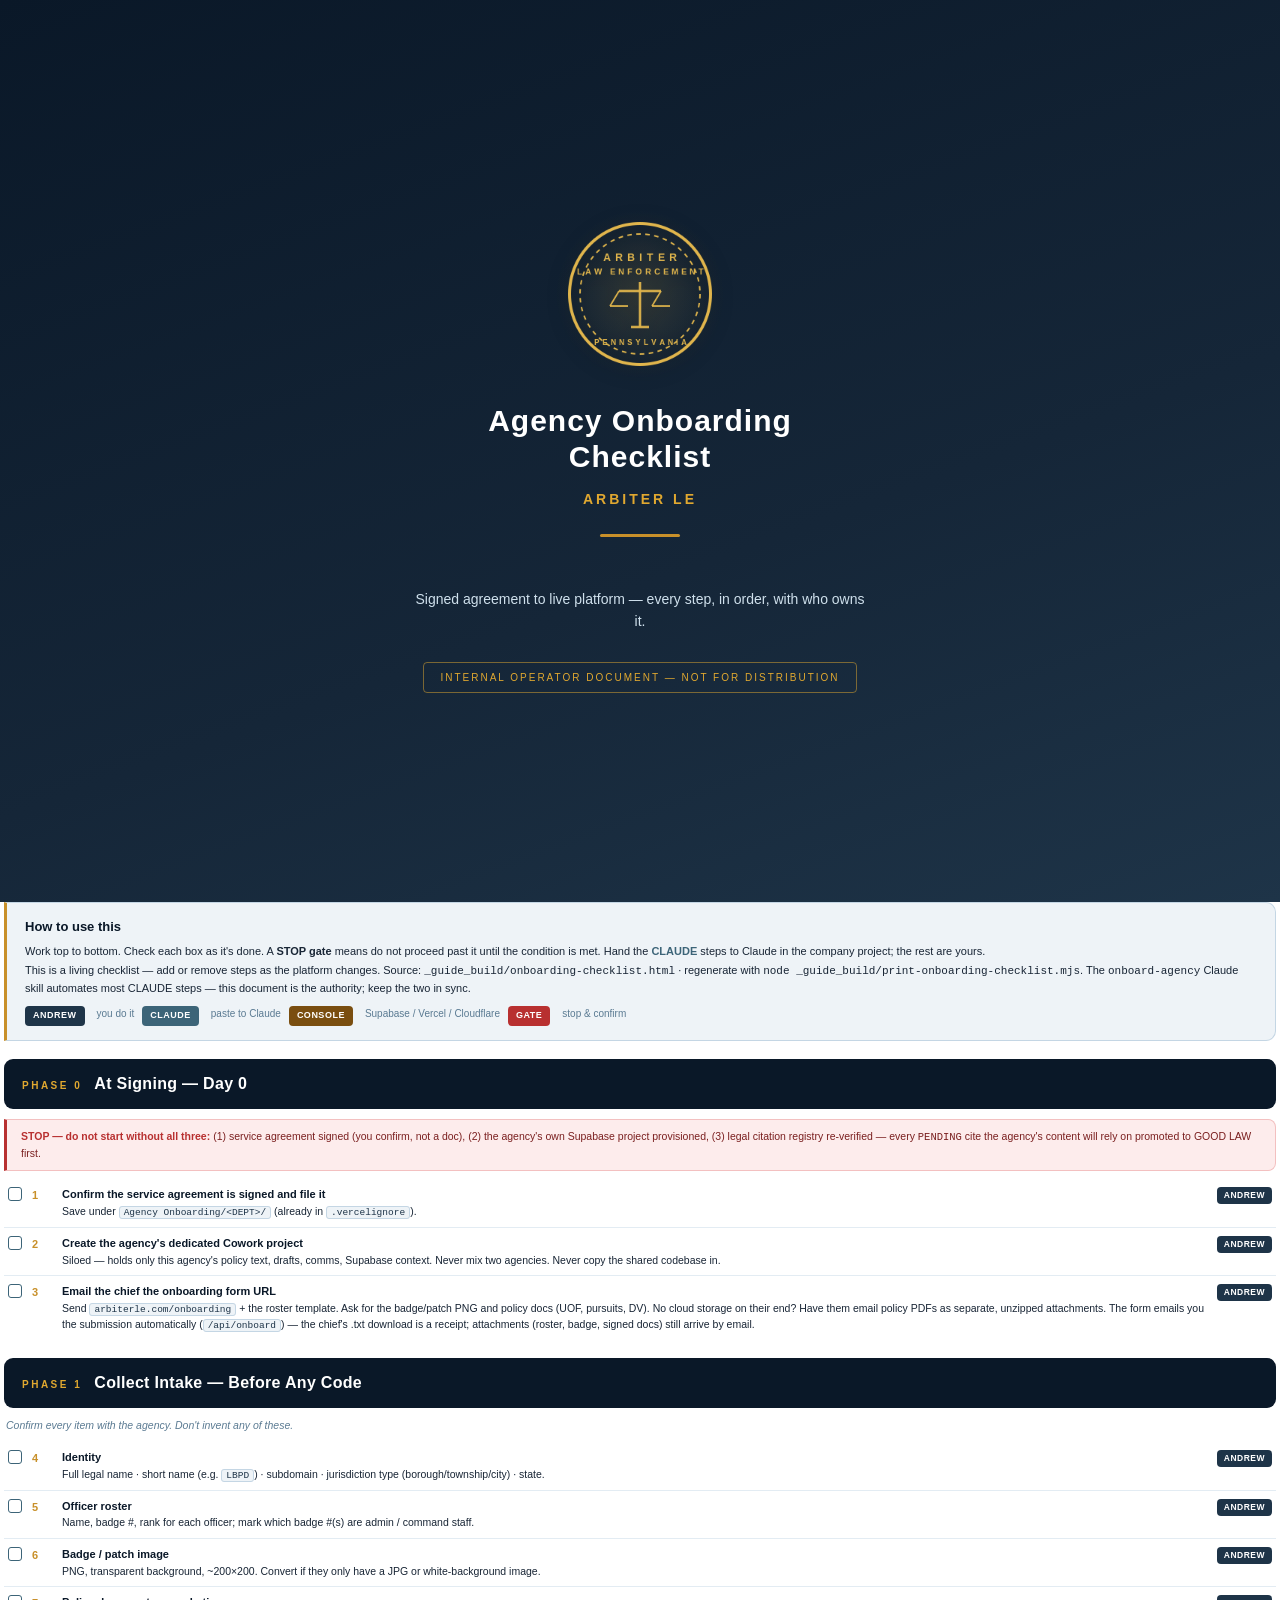
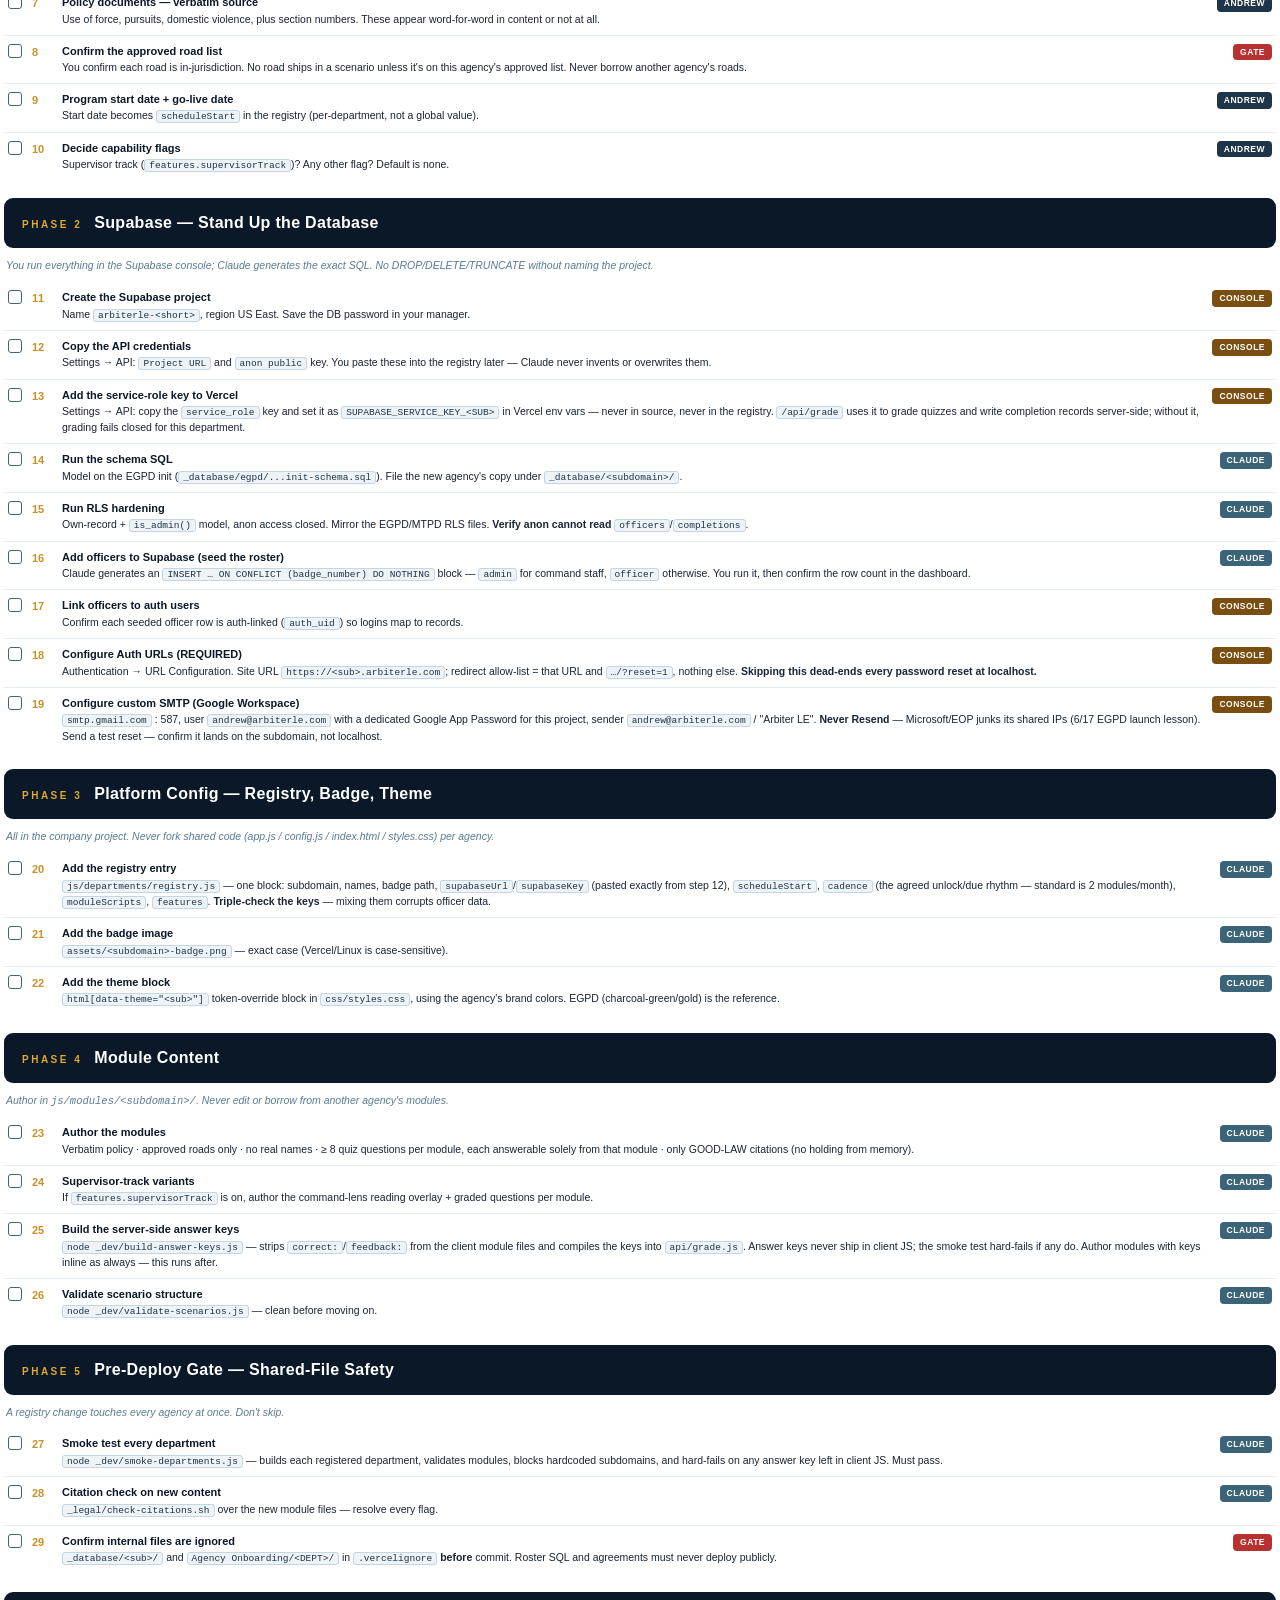
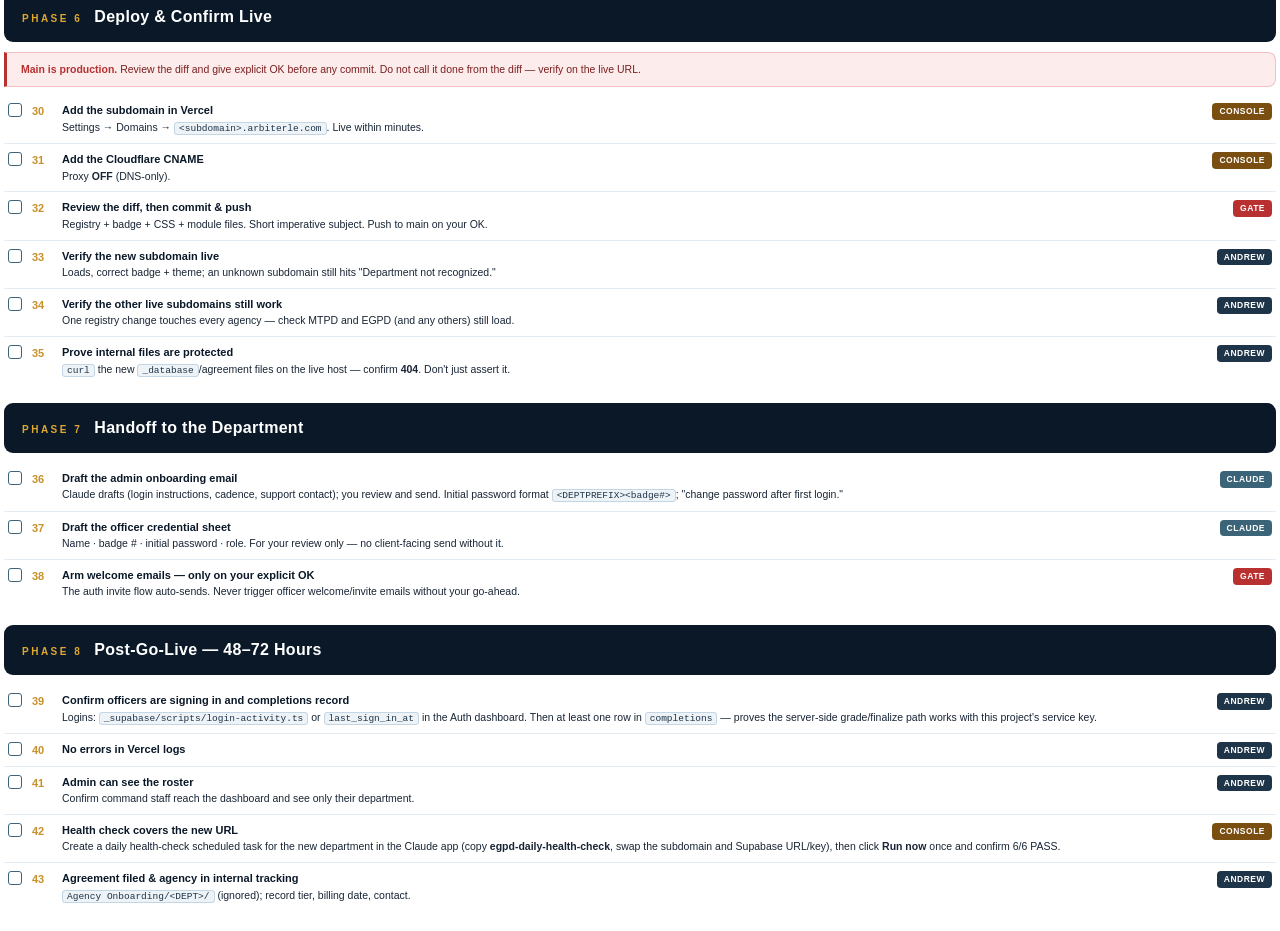
<file: _guide_build/onboarding-checklist.html>
<!DOCTYPE html>
<html lang="en">
<head>
<meta charset="UTF-8" />
<title>Arbiter LE — Agency Onboarding Checklist</title>
<style>
  :root{
    --navy:#0a1828; --navy-mid:#152638; --navy-light:#1e3448; --steel:#3c6478;
    --gold:#c8902a; --gold-hi:#e0a830;
    --ink:#182535; --muted:#5a7a92; --line:#c4d6e4; --paper:#ffffff; --soft:#eef3f7;
    --andrew:#1e3448; --claude:#3c6478; --console:#7a4e10; --gate:#b83030;
  }
  *{box-sizing:border-box;margin:0;padding:0;}
  html{ -webkit-print-color-adjust:exact; print-color-adjust:exact; }
  body{ font-family:"Helvetica Neue",Arial,sans-serif; color:var(--ink); font-size:11px; line-height:1.5; }

  .page-break{ break-before:page; }
  .phase{ break-inside:avoid; }

  /* ── cover ── */
  .cover{ height:9.4in; display:flex; flex-direction:column; justify-content:center; align-items:center; text-align:center;
          background:linear-gradient(160deg,#0a1828 0%,#152638 60%,#1e3448 100%); color:#fff; padding:0 60px; }
  .cover .seal{ width:170px; height:170px; margin-bottom:24px; display:flex; align-items:center; justify-content:center;
                border-radius:50%; background:radial-gradient(circle, rgba(224,181,76,.16) 0%, rgba(224,181,76,.05) 45%, rgba(224,181,76,0) 70%); }
  .cover .seal img{ width:150px; height:150px; object-fit:contain; filter:drop-shadow(0 3px 10px rgba(0,0,0,.4)); }
  .cover h1{ font-size:30px; letter-spacing:1px; font-weight:800; line-height:1.2; }
  .cover .sub{ color:var(--gold-hi); font-size:14px; letter-spacing:3px; text-transform:uppercase; margin-top:14px; font-weight:700; }
  .cover .tagline{ font-size:14px; margin-top:28px; font-weight:500; color:#cfe0ec; max-width:460px; line-height:1.55; }
  .cover .meta{ color:#8fb0c4; font-size:12px; margin-top:26px; letter-spacing:.5px; }
  .cover .rule{ width:80px; height:3px; background:var(--gold); margin:24px auto; border-radius:2px; }
  .cover .internal{ margin-top:30px; border:1px solid rgba(224,168,48,.5); color:var(--gold-hi); font-size:10px; letter-spacing:2px; text-transform:uppercase; padding:7px 16px; border-radius:4px; }

  /* ── how to use ── */
  .content{ padding:0 4px; }
  .intro{ background:var(--soft); border:1px solid var(--line); border-left:3px solid var(--gold); border-radius:0 10px 10px 0; padding:14px 18px; margin:0 0 18px; }
  .intro h3{ color:var(--navy); font-size:13px; margin-bottom:6px; }
  .intro p{ font-size:11px; color:var(--ink); margin:3px 0; }

  .legend{ display:flex; flex-wrap:wrap; gap:8px; margin:10px 0 0; }
  .chip{ font-size:9px; font-weight:700; letter-spacing:.5px; text-transform:uppercase; padding:3px 8px; border-radius:4px; color:#fff; }
  .chip.andrew{ background:var(--andrew); }
  .chip.claude{ background:var(--claude); }
  .chip.console{ background:var(--console); }
  .chip.gate{ background:var(--gate); }
  .chip-note{ font-size:10px; color:var(--muted); margin-left:4px; }

  /* ── phase head ── */
  .part-head{ background:var(--navy); color:#fff; border-radius:9px; padding:13px 18px; margin:18px 0 10px; display:flex; align-items:baseline; gap:12px; break-after:avoid; }
  .part-head .tag{ color:var(--gold-hi); font-size:10px; letter-spacing:2.5px; text-transform:uppercase; font-weight:700; white-space:nowrap; }
  .part-head h2{ font-size:16px; font-weight:800; letter-spacing:.3px; }
  .phase-note{ color:var(--muted); font-size:10.5px; font-style:italic; margin:0 2px 8px; }

  /* ── step rows ── */
  .step{ display:flex; gap:10px; align-items:flex-start; padding:7px 4px; border-bottom:1px solid #e3ecf3; break-inside:avoid; }
  .step:last-child{ border-bottom:none; }
  .box{ width:14px; height:14px; border:1.5px solid var(--steel); border-radius:3px; flex-shrink:0; margin-top:1px; }
  .num{ font-weight:800; color:var(--gold); font-size:11px; min-width:20px; flex-shrink:0; margin-top:1px; }
  .step .body{ flex:1; }
  .step .body .t{ font-weight:700; color:var(--navy); }
  .step .body .d{ color:var(--ink); font-size:10.5px; margin-top:1px; }
  .step .body .d code{ background:var(--soft); border:1px solid var(--line); border-radius:3px; padding:0 4px; font-size:9.5px; color:var(--navy-light); }
  .owner{ flex-shrink:0; font-size:8.5px; font-weight:700; letter-spacing:.5px; text-transform:uppercase; padding:2px 7px; border-radius:4px; color:#fff; margin-top:1px; white-space:nowrap; }
  .owner.andrew{ background:var(--andrew); }
  .owner.claude{ background:var(--claude); }
  .owner.console{ background:var(--console); }
  .owner.gate{ background:var(--gate); }

  .stopgate{ background:#fdecec; border:1px solid #f3c0c0; border-left:3px solid var(--gate); border-radius:0 8px 8px 0; padding:9px 14px; margin:8px 0; font-size:10.5px; color:#7a1f1f; }
  .stopgate b{ color:var(--gate); }

  footer.doc{ margin-top:22px; color:var(--muted); font-size:10px; text-align:center; }
</style>
</head>
<body>

<!-- ═══════════ COVER ═══════════ -->
<div class="cover">
  <div class="seal"><img src="arbiter-seal-gold.png" alt="Arbiter LE" /></div>
  <h1>Agency Onboarding<br/>Checklist</h1>
  <div class="sub">Arbiter LE</div>
  <div class="rule"></div>
  <div class="tagline">Signed agreement to live platform — every step, in order, with who owns it.</div>
  <div class="internal">Internal Operator Document — Not for Distribution</div>
</div>

<!-- ═══════════ HOW TO USE ═══════════ -->
<div class="content page-break">
  <div class="intro">
    <h3>How to use this</h3>
    <p>Work top to bottom. Check each box as it's done. A <b>STOP gate</b> means do not proceed past it until the condition is met. Hand the <span style="color:var(--claude);font-weight:700;">CLAUDE</span> steps to Claude in the company project; the rest are yours.</p>
    <p>This is a living checklist — add or remove steps as the platform changes. Source: <code>_guide_build/onboarding-checklist.html</code> · regenerate with <code>node _guide_build/print-onboarding-checklist.mjs</code>. The <code>onboard-agency</code> Claude skill automates most CLAUDE steps — this document is the authority; keep the two in sync.</p>
    <div class="legend">
      <span class="chip andrew">Andrew</span><span class="chip-note">you do it</span>
      <span class="chip claude">Claude</span><span class="chip-note">paste to Claude</span>
      <span class="chip console">Console</span><span class="chip-note">Supabase / Vercel / Cloudflare</span>
      <span class="chip gate">Gate</span><span class="chip-note">stop &amp; confirm</span>
    </div>
  </div>

  <!-- PHASE 0 -->
  <div class="phase">
    <div class="part-head"><span class="tag">Phase 0</span><h2>At Signing — Day 0</h2></div>
    <div class="stopgate"><b>STOP — do not start without all three:</b> (1) service agreement signed (you confirm, not a doc), (2) the agency's own Supabase project provisioned, (3) legal citation registry re-verified — every <code>PENDING</code> cite the agency's content will rely on promoted to GOOD LAW first.</div>

    <div class="step"><span class="box"></span><span class="num">1</span><div class="body"><div class="t">Confirm the service agreement is signed and file it</div><div class="d">Save under <code>Agency Onboarding/&lt;DEPT&gt;/</code> (already in <code>.vercelignore</code>).</div></div><span class="owner andrew">Andrew</span></div>
    <div class="step"><span class="box"></span><span class="num">2</span><div class="body"><div class="t">Create the agency's dedicated Cowork project</div><div class="d">Siloed — holds only this agency's policy text, drafts, comms, Supabase context. Never mix two agencies. Never copy the shared codebase in.</div></div><span class="owner andrew">Andrew</span></div>
    <div class="step"><span class="box"></span><span class="num">3</span><div class="body"><div class="t">Email the chief the onboarding form URL</div><div class="d">Send <code>arbiterle.com/onboarding</code> + the roster template. Ask for the badge/patch PNG and policy docs (UOF, pursuits, DV). No cloud storage on their end? Have them email policy PDFs as separate, unzipped attachments. The form emails you the submission automatically (<code>/api/onboard</code>) — the chief's .txt download is a receipt; attachments (roster, badge, signed docs) still arrive by email.</div></div><span class="owner andrew">Andrew</span></div>
  </div>

  <!-- PHASE 1 -->
  <div class="phase">
    <div class="part-head"><span class="tag">Phase 1</span><h2>Collect Intake — Before Any Code</h2></div>
    <p class="phase-note">Confirm every item with the agency. Don't invent any of these.</p>

    <div class="step"><span class="box"></span><span class="num">4</span><div class="body"><div class="t">Identity</div><div class="d">Full legal name · short name (e.g. <code>LBPD</code>) · subdomain · jurisdiction type (borough/township/city) · state.</div></div><span class="owner andrew">Andrew</span></div>
    <div class="step"><span class="box"></span><span class="num">5</span><div class="body"><div class="t">Officer roster</div><div class="d">Name, badge #, rank for each officer; mark which badge #(s) are admin / command staff.</div></div><span class="owner andrew">Andrew</span></div>
    <div class="step"><span class="box"></span><span class="num">6</span><div class="body"><div class="t">Badge / patch image</div><div class="d">PNG, transparent background, ~200×200. Convert if they only have a JPG or white-background image.</div></div><span class="owner andrew">Andrew</span></div>
    <div class="step"><span class="box"></span><span class="num">7</span><div class="body"><div class="t">Policy documents — verbatim source</div><div class="d">Use of force, pursuits, domestic violence, plus section numbers. These appear word-for-word in content or not at all.</div></div><span class="owner andrew">Andrew</span></div>
    <div class="step"><span class="box"></span><span class="num">8</span><div class="body"><div class="t">Confirm the approved road list</div><div class="d">You confirm each road is in-jurisdiction. No road ships in a scenario unless it's on this agency's approved list. Never borrow another agency's roads.</div></div><span class="owner gate">Gate</span></div>
    <div class="step"><span class="box"></span><span class="num">9</span><div class="body"><div class="t">Program start date + go-live date</div><div class="d">Start date becomes <code>scheduleStart</code> in the registry (per-department, not a global value).</div></div><span class="owner andrew">Andrew</span></div>
    <div class="step"><span class="box"></span><span class="num">10</span><div class="body"><div class="t">Decide capability flags</div><div class="d">Supervisor track (<code>features.supervisorTrack</code>)? Any other flag? Default is none.</div></div><span class="owner andrew">Andrew</span></div>
  </div>

  <!-- PHASE 2 -->
  <div class="phase">
    <div class="part-head"><span class="tag">Phase 2</span><h2>Supabase — Stand Up the Database</h2></div>
    <p class="phase-note">You run everything in the Supabase console; Claude generates the exact SQL. No DROP/DELETE/TRUNCATE without naming the project.</p>

    <div class="step"><span class="box"></span><span class="num">11</span><div class="body"><div class="t">Create the Supabase project</div><div class="d">Name <code>arbiterle-&lt;short&gt;</code>, region US East. Save the DB password in your manager.</div></div><span class="owner console">Console</span></div>
    <div class="step"><span class="box"></span><span class="num">12</span><div class="body"><div class="t">Copy the API credentials</div><div class="d">Settings → API: <code>Project URL</code> and <code>anon public</code> key. You paste these into the registry later — Claude never invents or overwrites them.</div></div><span class="owner console">Console</span></div>
    <div class="step"><span class="box"></span><span class="num">13</span><div class="body"><div class="t">Add the service-role key to Vercel</div><div class="d">Settings → API: copy the <code>service_role</code> key and set it as <code>SUPABASE_SERVICE_KEY_&lt;SUB&gt;</code> in Vercel env vars — never in source, never in the registry. <code>/api/grade</code> uses it to grade quizzes and write completion records server-side; without it, grading fails closed for this department.</div></div><span class="owner console">Console</span></div>
    <div class="step"><span class="box"></span><span class="num">14</span><div class="body"><div class="t">Run the schema SQL</div><div class="d">Model on the EGPD init (<code>_database/egpd/...init-schema.sql</code>). File the new agency's copy under <code>_database/&lt;subdomain&gt;/</code>.</div></div><span class="owner claude">Claude</span></div>
    <div class="step"><span class="box"></span><span class="num">15</span><div class="body"><div class="t">Run RLS hardening</div><div class="d">Own-record + <code>is_admin()</code> model, anon access closed. Mirror the EGPD/MTPD RLS files. <b>Verify anon cannot read</b> <code>officers</code>/<code>completions</code>.</div></div><span class="owner claude">Claude</span></div>
    <div class="step"><span class="box"></span><span class="num">16</span><div class="body"><div class="t">Add officers to Supabase (seed the roster)</div><div class="d">Claude generates an <code>INSERT … ON CONFLICT (badge_number) DO NOTHING</code> block — <code>admin</code> for command staff, <code>officer</code> otherwise. You run it, then confirm the row count in the dashboard.</div></div><span class="owner claude">Claude</span></div>
    <div class="step"><span class="box"></span><span class="num">17</span><div class="body"><div class="t">Link officers to auth users</div><div class="d">Confirm each seeded officer row is auth-linked (<code>auth_uid</code>) so logins map to records.</div></div><span class="owner console">Console</span></div>
    <div class="step"><span class="box"></span><span class="num">18</span><div class="body"><div class="t">Configure Auth URLs (REQUIRED)</div><div class="d">Authentication → URL Configuration. Site URL <code>https://&lt;sub&gt;.arbiterle.com</code>; redirect allow-list = that URL and <code>…/?reset=1</code>, nothing else. <b>Skipping this dead-ends every password reset at localhost.</b></div></div><span class="owner console">Console</span></div>
    <div class="step"><span class="box"></span><span class="num">19</span><div class="body"><div class="t">Configure custom SMTP (Google Workspace)</div><div class="d"><code>smtp.gmail.com</code> : 587, user <code>andrew@arbiterle.com</code> with a dedicated Google App Password for this project, sender <code>andrew@arbiterle.com</code> / "Arbiter LE". <b>Never Resend</b> — Microsoft/EOP junks its shared IPs (6/17 EGPD launch lesson). Send a test reset — confirm it lands on the subdomain, not localhost.</div></div><span class="owner console">Console</span></div>
  </div>

  <!-- PHASE 3 -->
  <div class="phase">
    <div class="part-head"><span class="tag">Phase 3</span><h2>Platform Config — Registry, Badge, Theme</h2></div>
    <p class="phase-note">All in the company project. Never fork shared code (app.js / config.js / index.html / styles.css) per agency.</p>

    <div class="step"><span class="box"></span><span class="num">20</span><div class="body"><div class="t">Add the registry entry</div><div class="d"><code>js/departments/registry.js</code> — one block: subdomain, names, badge path, <code>supabaseUrl</code>/<code>supabaseKey</code> (pasted exactly from step 12), <code>scheduleStart</code>, <code>cadence</code> (the agreed unlock/due rhythm — standard is 2 modules/month), <code>moduleScripts</code>, <code>features</code>. <b>Triple-check the keys</b> — mixing them corrupts officer data.</div></div><span class="owner claude">Claude</span></div>
    <div class="step"><span class="box"></span><span class="num">21</span><div class="body"><div class="t">Add the badge image</div><div class="d"><code>assets/&lt;subdomain&gt;-badge.png</code> — exact case (Vercel/Linux is case-sensitive).</div></div><span class="owner claude">Claude</span></div>
    <div class="step"><span class="box"></span><span class="num">22</span><div class="body"><div class="t">Add the theme block</div><div class="d"><code>html[data-theme="&lt;sub&gt;"]</code> token-override block in <code>css/styles.css</code>, using the agency's brand colors. EGPD (charcoal-green/gold) is the reference.</div></div><span class="owner claude">Claude</span></div>
  </div>

  <!-- PHASE 4 -->
  <div class="phase">
    <div class="part-head"><span class="tag">Phase 4</span><h2>Module Content</h2></div>
    <p class="phase-note">Author in <code>js/modules/&lt;subdomain&gt;/</code>. Never edit or borrow from another agency's modules.</p>

    <div class="step"><span class="box"></span><span class="num">23</span><div class="body"><div class="t">Author the modules</div><div class="d">Verbatim policy · approved roads only · no real names · ≥ 8 quiz questions per module, each answerable solely from that module · only GOOD-LAW citations (no holding from memory).</div></div><span class="owner claude">Claude</span></div>
    <div class="step"><span class="box"></span><span class="num">24</span><div class="body"><div class="t">Supervisor-track variants</div><div class="d">If <code>features.supervisorTrack</code> is on, author the command-lens reading overlay + graded questions per module.</div></div><span class="owner claude">Claude</span></div>
    <div class="step"><span class="box"></span><span class="num">25</span><div class="body"><div class="t">Build the server-side answer keys</div><div class="d"><code>node _dev/build-answer-keys.js</code> — strips <code>correct:</code>/<code>feedback:</code> from the client module files and compiles the keys into <code>api/grade.js</code>. Answer keys never ship in client JS; the smoke test hard-fails if any do. Author modules with keys inline as always — this runs after.</div></div><span class="owner claude">Claude</span></div>
    <div class="step"><span class="box"></span><span class="num">26</span><div class="body"><div class="t">Validate scenario structure</div><div class="d"><code>node _dev/validate-scenarios.js</code> — clean before moving on.</div></div><span class="owner claude">Claude</span></div>
  </div>

  <!-- PHASE 5 -->
  <div class="phase">
    <div class="part-head"><span class="tag">Phase 5</span><h2>Pre-Deploy Gate — Shared-File Safety</h2></div>
    <p class="phase-note">A registry change touches every agency at once. Don't skip.</p>

    <div class="step"><span class="box"></span><span class="num">27</span><div class="body"><div class="t">Smoke test every department</div><div class="d"><code>node _dev/smoke-departments.js</code> — builds each registered department, validates modules, blocks hardcoded subdomains, and hard-fails on any answer key left in client JS. Must pass.</div></div><span class="owner claude">Claude</span></div>
    <div class="step"><span class="box"></span><span class="num">28</span><div class="body"><div class="t">Citation check on new content</div><div class="d"><code>_legal/check-citations.sh</code> over the new module files — resolve every flag.</div></div><span class="owner claude">Claude</span></div>
    <div class="step"><span class="box"></span><span class="num">29</span><div class="body"><div class="t">Confirm internal files are ignored</div><div class="d"><code>_database/&lt;sub&gt;/</code> and <code>Agency Onboarding/&lt;DEPT&gt;/</code> in <code>.vercelignore</code> <b>before</b> commit. Roster SQL and agreements must never deploy publicly.</div></div><span class="owner gate">Gate</span></div>
  </div>

  <!-- PHASE 6 -->
  <div class="phase">
    <div class="part-head"><span class="tag">Phase 6</span><h2>Deploy &amp; Confirm Live</h2></div>
    <div class="stopgate"><b>Main is production.</b> Review the diff and give explicit OK before any commit. Do not call it done from the diff — verify on the live URL.</div>

    <div class="step"><span class="box"></span><span class="num">30</span><div class="body"><div class="t">Add the subdomain in Vercel</div><div class="d">Settings → Domains → <code>&lt;subdomain&gt;.arbiterle.com</code>. Live within minutes.</div></div><span class="owner console">Console</span></div>
    <div class="step"><span class="box"></span><span class="num">31</span><div class="body"><div class="t">Add the Cloudflare CNAME</div><div class="d">Proxy <b>OFF</b> (DNS-only).</div></div><span class="owner console">Console</span></div>
    <div class="step"><span class="box"></span><span class="num">32</span><div class="body"><div class="t">Review the diff, then commit &amp; push</div><div class="d">Registry + badge + CSS + module files. Short imperative subject. Push to main on your OK.</div></div><span class="owner gate">Gate</span></div>
    <div class="step"><span class="box"></span><span class="num">33</span><div class="body"><div class="t">Verify the new subdomain live</div><div class="d">Loads, correct badge + theme; an unknown subdomain still hits "Department not recognized."</div></div><span class="owner andrew">Andrew</span></div>
    <div class="step"><span class="box"></span><span class="num">34</span><div class="body"><div class="t">Verify the other live subdomains still work</div><div class="d">One registry change touches every agency — check MTPD and EGPD (and any others) still load.</div></div><span class="owner andrew">Andrew</span></div>
    <div class="step"><span class="box"></span><span class="num">35</span><div class="body"><div class="t">Prove internal files are protected</div><div class="d"><code>curl</code> the new <code>_database</code>/agreement files on the live host — confirm <b>404</b>. Don't just assert it.</div></div><span class="owner andrew">Andrew</span></div>
  </div>

  <!-- PHASE 7 -->
  <div class="phase">
    <div class="part-head"><span class="tag">Phase 7</span><h2>Handoff to the Department</h2></div>

    <div class="step"><span class="box"></span><span class="num">36</span><div class="body"><div class="t">Draft the admin onboarding email</div><div class="d">Claude drafts (login instructions, cadence, support contact); you review and send. Initial password format <code>&lt;DEPTPREFIX&gt;&lt;badge#&gt;</code>; "change password after first login."</div></div><span class="owner claude">Claude</span></div>
    <div class="step"><span class="box"></span><span class="num">37</span><div class="body"><div class="t">Draft the officer credential sheet</div><div class="d">Name · badge # · initial password · role. For your review only — no client-facing send without it.</div></div><span class="owner claude">Claude</span></div>
    <div class="step"><span class="box"></span><span class="num">38</span><div class="body"><div class="t">Arm welcome emails — only on your explicit OK</div><div class="d">The auth invite flow auto-sends. Never trigger officer welcome/invite emails without your go-ahead.</div></div><span class="owner gate">Gate</span></div>
  </div>

  <!-- PHASE 8 -->
  <div class="phase">
    <div class="part-head"><span class="tag">Phase 8</span><h2>Post-Go-Live — 48–72 Hours</h2></div>

    <div class="step"><span class="box"></span><span class="num">39</span><div class="body"><div class="t">Confirm officers are signing in and completions record</div><div class="d">Logins: <code>_supabase/scripts/login-activity.ts</code> or <code>last_sign_in_at</code> in the Auth dashboard. Then at least one row in <code>completions</code> — proves the server-side grade/finalize path works with this project's service key.</div></div><span class="owner andrew">Andrew</span></div>
    <div class="step"><span class="box"></span><span class="num">40</span><div class="body"><div class="t">No errors in Vercel logs</div></div><span class="owner andrew">Andrew</span></div>
    <div class="step"><span class="box"></span><span class="num">41</span><div class="body"><div class="t">Admin can see the roster</div><div class="d">Confirm command staff reach the dashboard and see only their department.</div></div><span class="owner andrew">Andrew</span></div>
    <div class="step"><span class="box"></span><span class="num">42</span><div class="body"><div class="t">Health check covers the new URL</div><div class="d">Create a daily health-check scheduled task for the new department in the Claude app (copy <b>egpd-daily-health-check</b>, swap the subdomain and Supabase URL/key), then click <b>Run now</b> once and confirm 6/6 PASS.</div></div><span class="owner console">Console</span></div>
    <div class="step"><span class="box"></span><span class="num">43</span><div class="body"><div class="t">Agreement filed &amp; agency in internal tracking</div><div class="d"><code>Agency Onboarding/&lt;DEPT&gt;/</code> (ignored); record tier, billing date, contact.</div></div><span class="owner andrew">Andrew</span></div>
  </div>

  <footer class="doc">Arbiter LE · Agency Onboarding Checklist · Internal operator document · Regenerate from <code>_guide_build/onboarding-checklist.html</code></footer>
</div>

</body>
</html>
</file>
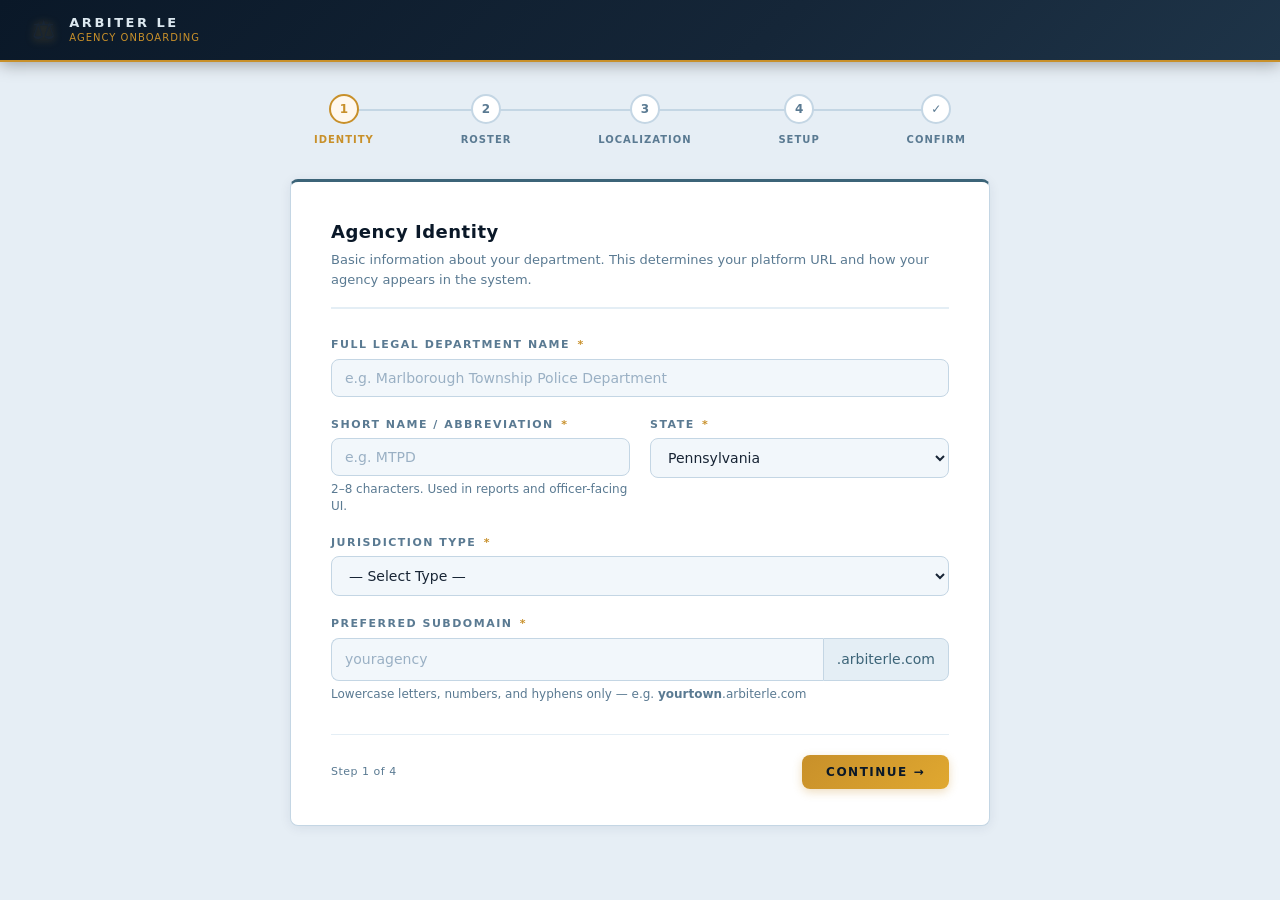
<file: Agency Onboarding/2026-06-05-agency-onboarding-form.html>
<!DOCTYPE html>
<html lang="en">
<head>
  <meta charset="UTF-8" />
  <meta name="viewport" content="width=device-width, initial-scale=1.0" />
  <title>Agency Onboarding | Arbiter LE</title>
  <style>
    :root {
      --navy:        #0a1828;
      --navy-mid:    #152638;
      --navy-light:  #edf3f8;
      --steel:       #3c6478;
      --steel-mid:   #507088;
      --steel-light: #e4eef5;
      --accent:      #c8902a;
      --accent-hi:   #e0a830;
      --text:        #182535;
      --text-muted:  #5a7a92;
      --border:      #c4d6e4;
      --success:     #1e7a48;
      --danger:      #b83030;
      --card:        #ffffff;
      --input-bg:    #f2f7fb;
      --bg:          #e6eef5;
      --radius:      8px;
      --font:        'Segoe UI', system-ui, sans-serif;
    }

    *, *::before, *::after { box-sizing: border-box; margin: 0; padding: 0; }

    body {
      font-family: var(--font);
      background: var(--bg);
      color: var(--text);
      min-height: 100vh;
      font-size: 15px;
      line-height: 1.5;
      display: flex;
      flex-direction: column;
      align-items: center;
    }

    /* HEADER */
    header {
      width: 100%;
      background: linear-gradient(135deg, #0a1828 0%, #152638 60%, #1e3448 100%);
      border-bottom: 2px solid var(--accent);
      padding: 0 32px;
      height: 62px;
      display: flex;
      align-items: center;
      gap: 14px;
      box-shadow: 0 2px 16px rgba(0,0,0,.35);
    }

    .shield-icon { font-size: 26px; filter: drop-shadow(0 1px 4px rgba(200,144,42,.4)); }

    .header-text { display: flex; flex-direction: column; }
    .header-text h1 {
      font-size: 13px; font-weight: 700;
      letter-spacing: 2.5px; text-transform: uppercase;
      color: #dce8f0; line-height: 1.2;
    }
    .header-text small {
      font-size: 10px; letter-spacing: 1px;
      color: var(--accent); text-transform: uppercase;
    }

    /* PROGRESS */
    .progress-wrapper {
      width: 100%; max-width: 700px;
      padding: 32px 24px 0;
    }

    .progress-steps {
      display: flex; align-items: flex-start;
      justify-content: space-between;
      position: relative; margin-bottom: 32px;
    }

    .progress-steps::before {
      content: '';
      position: absolute;
      top: 15px; left: 16px; right: 16px;
      height: 2px;
      background: var(--border);
      z-index: 0;
    }

    .progress-fill {
      position: absolute;
      top: 15px; left: 16px;
      height: 2px;
      background: linear-gradient(90deg, var(--steel) 0%, var(--accent) 100%);
      z-index: 1;
      transition: width 0.4s ease;
    }

    .step-node {
      display: flex; flex-direction: column;
      align-items: center; gap: 8px; z-index: 2;
    }

    .step-circle {
      width: 30px; height: 30px;
      border-radius: 50%;
      border: 2px solid var(--border);
      background: var(--card);
      display: flex; align-items: center; justify-content: center;
      font-size: 12px; font-weight: 700;
      color: var(--text-muted);
      transition: all 0.3s ease;
    }

    .step-node.active .step-circle {
      border-color: var(--accent);
      background: #fff8ee;
      color: var(--accent);
    }

    .step-node.done .step-circle {
      border-color: var(--success);
      background: #e8f5ee;
      color: var(--success);
    }

    .step-label {
      font-size: 10px; font-weight: 700;
      letter-spacing: 1px; text-transform: uppercase;
      color: var(--text-muted); text-align: center;
      white-space: nowrap;
    }

    .step-node.active .step-label { color: var(--accent); }
    .step-node.done .step-label { color: var(--success); }

    /* CARD */
    .card {
      width: 100%; max-width: 700px;
      background: var(--card);
      border: 1px solid var(--border);
      border-top: 3px solid var(--steel);
      border-radius: var(--radius);
      padding: 36px 40px;
      margin: 0 24px 40px;
      box-shadow: 0 2px 12px rgba(0,40,80,.08);
    }

    .card-header {
      margin-bottom: 28px;
      padding-bottom: 18px;
      border-bottom: 2px solid var(--steel-light);
    }

    .card-header h2 {
      font-size: 18px; font-weight: 700;
      letter-spacing: .5px; color: var(--navy);
      margin-bottom: 5px;
    }

    .card-header p { font-size: 13px; color: var(--text-muted); line-height: 1.5; }

    /* FORM */
    .form-grid { display: grid; grid-template-columns: 1fr 1fr; gap: 20px; }
    .form-grid .full { grid-column: 1 / -1; }

    .field { display: flex; flex-direction: column; gap: 5px; }

    label.field-label {
      font-size: 11px; font-weight: 700;
      letter-spacing: 1.5px; text-transform: uppercase;
      color: var(--text-muted);
    }

    label.field-label .req { color: var(--accent); margin-left: 2px; }
    label.field-label .opt {
      font-weight: 400; font-size: 11px;
      color: var(--text-muted); text-transform: none;
      letter-spacing: 0; margin-left: 4px;
    }

    input[type="text"], input[type="email"], input[type="tel"],
    input[type="date"], input[type="url"], select, textarea {
      background: var(--input-bg);
      border: 1px solid var(--border);
      border-radius: var(--radius);
      color: var(--text);
      font-size: 14px;
      padding: 10px 13px;
      outline: none;
      transition: border-color .2s, box-shadow .2s;
      width: 100%;
      font-family: var(--font);
    }

    input::placeholder, textarea::placeholder { color: #9ab0c4; }

    input:focus, select:focus, textarea:focus {
      border-color: var(--accent);
      box-shadow: 0 0 0 3px rgba(200,144,42,.12);
    }

    .field.has-error input,
    .field.has-error select,
    .field.has-error textarea { border-color: var(--danger); }

    select option { background: #fff; color: var(--text); }
    textarea { resize: vertical; min-height: 80px; }

    .field-hint { font-size: 12px; color: var(--text-muted); line-height: 1.4; }
    .error-msg { font-size: 12px; color: var(--danger); display: none; }
    .field.has-error .error-msg { display: block; }

    /* SUBDOMAIN COMPOSITE */
    .subdomain-wrap { display: flex; }
    .subdomain-wrap input { border-radius: 8px 0 0 8px; border-right: none; }
    .subdomain-suffix {
      background: var(--steel-light);
      border: 1px solid var(--border);
      border-radius: 0 8px 8px 0;
      padding: 10px 13px;
      font-size: 14px;
      color: var(--steel);
      white-space: nowrap;
      flex-shrink: 0;
    }

    /* SECTION LABEL */
    .section-label {
      font-size: 10px; font-weight: 700;
      text-transform: uppercase; letter-spacing: 1.5px;
      color: var(--steel);
      padding-top: 6px;
      border-top: 1px solid var(--steel-light);
      margin-top: 4px;
    }

    /* FILE UPLOAD */
    .file-upload-area {
      border: 2px dashed var(--border);
      border-radius: var(--radius);
      padding: 24px;
      text-align: center;
      cursor: pointer;
      transition: border-color .2s, background .2s;
      position: relative;
      background: var(--input-bg);
    }

    .file-upload-area:hover, .file-upload-area.dragover {
      border-color: var(--accent);
      background: #fff8ee;
    }

    .file-upload-area input[type="file"] {
      position: absolute; inset: 0;
      opacity: 0; cursor: pointer;
      width: 100%; height: 100%;
      padding: 0; border: none; background: none;
    }

    .file-upload-icon { font-size: 26px; margin-bottom: 8px; }
    .file-upload-area p { font-size: 14px; color: var(--text-muted); margin-bottom: 4px; }
    .file-upload-area .file-types { font-size: 12px; color: var(--text-muted); }
    .file-name-display { font-size: 13px; color: var(--success); margin-top: 8px; font-weight: 600; }

    /* TEMPLATE BUTTON */
    .template-btn {
      display: inline-flex; align-items: center; gap: 8px;
      background: linear-gradient(135deg, var(--accent) 0%, var(--accent-hi) 100%);
      color: var(--navy);
      font-size: 12px; font-weight: 700;
      letter-spacing: 1px; text-transform: uppercase;
      padding: 10px 18px;
      border-radius: var(--radius);
      text-decoration: none;
      transition: all .2s;
      box-shadow: 0 2px 8px rgba(200,144,42,.25);
    }

    .template-btn:hover {
      background: linear-gradient(135deg, var(--accent-hi) 0%, #f0b840 100%);
      box-shadow: 0 4px 14px rgba(200,144,42,.4);
      transform: translateY(-1px);
    }

    /* ADMIN BADGE TAGS */
    .tag-input-wrap {
      display: flex; flex-wrap: wrap; gap: 6px;
      background: var(--input-bg);
      border: 1px solid var(--border);
      border-radius: var(--radius);
      padding: 7px 10px;
      min-height: 44px;
      align-items: flex-start;
      cursor: text;
    }

    .tag-input-wrap:focus-within {
      border-color: var(--accent);
      box-shadow: 0 0 0 3px rgba(200,144,42,.12);
    }

    .badge-tag {
      display: inline-flex; align-items: center; gap: 5px;
      background: #fff3dc;
      border: 1px solid var(--accent);
      border-radius: 4px;
      padding: 2px 8px;
      font-size: 13px; font-weight: 700;
      color: #7a4e10;
    }

    .badge-tag button {
      background: none; border: none; cursor: pointer;
      color: var(--accent); font-size: 15px; line-height: 1; padding: 0;
    }

    .badge-tag-input {
      background: none; border: none; outline: none;
      color: var(--text); font-size: 14px;
      min-width: 120px; flex: 1;
      padding: 2px 4px; font-family: var(--font);
    }

    /* ROAD ROWS */
    .road-list { display: flex; flex-direction: column; gap: 8px; }

    .road-row { display: flex; gap: 8px; align-items: center; }
    .road-row input { flex: 1; }

    .road-num {
      width: 26px; height: 26px;
      background: var(--navy-light);
      border: 1px solid var(--border);
      border-radius: 50%;
      display: flex; align-items: center; justify-content: center;
      font-size: 11px; font-weight: 700;
      color: var(--steel); flex-shrink: 0;
    }

    /* CARD FOOTER */
    .card-footer {
      display: flex; justify-content: space-between; align-items: center;
      margin-top: 32px; padding-top: 20px;
      border-top: 1px solid var(--steel-light);
    }

    .btn {
      display: inline-flex; align-items: center; gap: 8px;
      font-size: 12px; font-weight: 700;
      letter-spacing: 1.5px; text-transform: uppercase;
      padding: 10px 24px;
      border-radius: var(--radius);
      border: none; cursor: pointer;
      transition: all .2s;
      font-family: var(--font);
    }

    .btn-primary {
      background: linear-gradient(135deg, var(--accent) 0%, var(--accent-hi) 100%);
      color: var(--navy);
      box-shadow: 0 3px 10px rgba(200,144,42,.3);
    }

    .btn-primary:hover {
      background: linear-gradient(135deg, var(--accent-hi) 0%, #f0b840 100%);
      box-shadow: 0 5px 18px rgba(200,144,42,.45);
      transform: translateY(-1px);
    }

    .btn-ghost {
      background: transparent;
      color: var(--text-muted);
      border: 1px solid var(--border);
    }

    .btn-ghost:hover { border-color: var(--steel-mid); color: var(--text); }

    .step-count { font-size: 11px; color: var(--text-muted); letter-spacing: .5px; }

    /* SUCCESS */
    .success-screen { text-align: center; padding: 12px 0; }

    .success-icon {
      width: 68px; height: 68px;
      background: #e6f4ec;
      border: 2px solid var(--success);
      border-radius: 50%;
      display: flex; align-items: center; justify-content: center;
      font-size: 30px; margin: 0 auto 22px;
      color: var(--success);
    }

    .success-screen h2 { font-size: 22px; font-weight: 700; color: var(--navy); margin-bottom: 10px; }
    .success-screen > p {
      font-size: 14px; color: var(--text-muted);
      line-height: 1.6; max-width: 460px;
      margin: 0 auto 24px;
    }

    .summary-box {
      background: var(--navy-light);
      border: 1px solid var(--border);
      border-radius: var(--radius);
      padding: 18px 22px;
      text-align: left; margin-bottom: 24px;
    }

    .summary-row {
      display: flex; justify-content: space-between; align-items: baseline;
      padding: 7px 0; border-bottom: 1px solid var(--border);
      font-size: 13px;
    }

    .summary-row:last-child { border-bottom: none; }
    .summary-row .s-label { color: var(--text-muted); flex-shrink: 0; margin-right: 16px; }
    .summary-row .s-value { font-weight: 700; color: var(--navy); text-align: right; }

    .next-steps { display: flex; flex-direction: column; gap: 10px; text-align: left; }

    .next-step-item {
      display: flex; align-items: flex-start; gap: 12px;
      background: var(--card);
      border: 1px solid var(--border);
      border-left: 3px solid var(--steel);
      border-radius: var(--radius);
      padding: 13px 16px;
    }

    .step-num {
      width: 24px; height: 24px;
      border-radius: 50%;
      background: var(--navy);
      display: flex; align-items: center; justify-content: center;
      font-size: 11px; font-weight: 700; color: var(--accent);
      flex-shrink: 0; margin-top: 1px;
    }

    .step-info .step-title { font-size: 14px; font-weight: 700; color: var(--navy); margin-bottom: 2px; }
    .step-info .step-desc { font-size: 12px; color: var(--text-muted); }

    /* DOCUMENT DOWNLOADS */
    .doc-downloads {
      background: var(--navy-light);
      border: 1px solid var(--border);
      border-left: 3px solid var(--accent);
      border-radius: var(--radius);
      padding: 20px 24px;
      margin-bottom: 24px;
      text-align: left;
    }

    .doc-downloads h3 {
      font-size: 11px; font-weight: 700;
      letter-spacing: 1.5px; text-transform: uppercase;
      color: var(--text-muted); margin-bottom: 14px;
    }

    .doc-download-list { display: flex; flex-direction: column; gap: 10px; margin-bottom: 16px; }

    .doc-download-btn {
      display: flex; align-items: center; gap: 12px;
      background: var(--card);
      border: 1px solid var(--border);
      border-radius: var(--radius);
      padding: 12px 16px;
      text-decoration: none;
      transition: border-color .2s, box-shadow .2s;
    }

    .doc-download-btn:hover {
      border-color: var(--accent);
      box-shadow: 0 2px 8px rgba(200,144,42,.15);
    }

    .doc-icon {
      width: 36px; height: 36px;
      background: var(--navy);
      border-radius: 6px;
      display: flex; align-items: center; justify-content: center;
      font-size: 16px; flex-shrink: 0;
    }

    .doc-info .doc-name { font-size: 13px; font-weight: 700; color: var(--navy); }
    .doc-info .doc-action { font-size: 11px; color: var(--text-muted); margin-top: 1px; }
    .doc-download-arrow { margin-left: auto; font-size: 16px; color: var(--accent); font-weight: 700; }

    .return-instruction {
      background: #fff8ee;
      border: 1px solid #e8b84b;
      border-radius: var(--radius);
      padding: 12px 16px;
      font-size: 13px;
      color: var(--text);
      line-height: 1.5;
    }

    @media (max-width: 640px) {
      .card { padding: 24px 20px; margin: 0 12px 24px; }
      .form-grid { grid-template-columns: 1fr; }
      .form-grid .full { grid-column: 1; }
      .step-label { display: none; }
    }
  </style>
</head>
<body>

<header>
  <span class="shield-icon">⚖️</span>
  <div class="header-text">
    <h1>Arbiter LE</h1>
    <small>Agency Onboarding</small>
  </div>
</header>

<div class="progress-wrapper">
  <div class="progress-steps" id="progressSteps">
    <div class="progress-fill" id="progressFill"></div>

    <div class="step-node active" data-step="1">
      <div class="step-circle">1</div>
      <span class="step-label">Identity</span>
    </div>
    <div class="step-node" data-step="2">
      <div class="step-circle">2</div>
      <span class="step-label">Roster</span>
    </div>
    <div class="step-node" data-step="3">
      <div class="step-circle">3</div>
      <span class="step-label">Localization</span>
    </div>
    <div class="step-node" data-step="4">
      <div class="step-circle">4</div>
      <span class="step-label">Setup</span>
    </div>
    <div class="step-node" data-step="5">
      <div class="step-circle">✓</div>
      <span class="step-label">Confirm</span>
    </div>
  </div>
</div>


<!-- ===== STEP 1: AGENCY IDENTITY ===== -->
<div class="card" id="step1">
  <div class="card-header">
    <h2>Agency Identity</h2>
    <p>Basic information about your department. This determines your platform URL and how your agency appears in the system.</p>
  </div>

  <div class="form-grid">

    <div class="field full">
      <label class="field-label">Full Legal Department Name <span class="req">*</span></label>
      <input type="text" id="agencyName" placeholder="e.g. Marlborough Township Police Department" />
      <span class="error-msg">Full legal name is required.</span>
    </div>

    <div class="field">
      <label class="field-label">Short Name / Abbreviation <span class="req">*</span></label>
      <input type="text" id="agencyShort" placeholder="e.g. MTPD" maxlength="10" />
      <span class="field-hint">2–8 characters. Used in reports and officer-facing UI.</span>
      <span class="error-msg">Abbreviation is required.</span>
    </div>

    <div class="field">
      <label class="field-label">State <span class="req">*</span></label>
      <select id="agencyState">
        <option value="">— Select State —</option>
        <option selected>Pennsylvania</option>
        <option>Alabama</option><option>Alaska</option><option>Arizona</option><option>Arkansas</option>
        <option>California</option><option>Colorado</option><option>Connecticut</option><option>Delaware</option>
        <option>Florida</option><option>Georgia</option><option>Hawaii</option><option>Idaho</option>
        <option>Illinois</option><option>Indiana</option><option>Iowa</option><option>Kansas</option>
        <option>Kentucky</option><option>Louisiana</option><option>Maine</option><option>Maryland</option>
        <option>Massachusetts</option><option>Michigan</option><option>Minnesota</option><option>Mississippi</option>
        <option>Missouri</option><option>Montana</option><option>Nebraska</option><option>Nevada</option>
        <option>New Hampshire</option><option>New Jersey</option><option>New Mexico</option><option>New York</option>
        <option>North Carolina</option><option>North Dakota</option><option>Ohio</option><option>Oklahoma</option>
        <option>Oregon</option><option>Rhode Island</option><option>South Carolina</option>
        <option>South Dakota</option><option>Tennessee</option><option>Texas</option><option>Utah</option>
        <option>Vermont</option><option>Virginia</option><option>Washington</option><option>West Virginia</option>
        <option>Wisconsin</option><option>Wyoming</option>
      </select>
      <span class="error-msg">State is required.</span>
    </div>

    <div class="field full">
      <label class="field-label">Jurisdiction Type <span class="req">*</span></label>
      <select id="jurisdictionType">
        <option value="">— Select Type —</option>
        <option>Borough Police Department</option>
        <option>Township Police Department</option>
        <option>City Police Department</option>
        <option>County Sheriff's Office</option>
        <option>State Police / Highway Patrol</option>
        <option>University / Campus Police</option>
        <option>Transit / Transportation Police</option>
        <option>Other</option>
      </select>
      <span class="error-msg">Jurisdiction type is required.</span>
    </div>

    <div class="field full">
      <label class="field-label">Preferred Subdomain <span class="req">*</span></label>
      <div class="subdomain-wrap">
        <input type="text" id="subdomain" placeholder="youragency" oninput="sanitizeSubdomain(this)" />
        <span class="subdomain-suffix">.arbiterle.com</span>
      </div>
      <span class="field-hint">Lowercase letters, numbers, and hyphens only — e.g. <strong>yourtown</strong>.arbiterle.com</span>
      <span class="error-msg" id="subdomainError">Subdomain is required.</span>
    </div>

  </div>

  <div class="card-footer">
    <span class="step-count">Step 1 of 4</span>
    <button class="btn btn-primary" onclick="nextStep(1)">Continue →</button>
  </div>
</div>


<!-- ===== STEP 2: ROSTER ===== -->
<div class="card" id="step2" style="display:none">
  <div class="card-header">
    <h2>Officer Roster</h2>
    <p>Upload your officer roster using the template below. Every officer in the file will receive platform access.</p>
  </div>

  <div class="form-grid">

    <div class="field full">
      <label class="field-label">Step 1 — Download the Roster Template</label>
      <div style="display:flex;align-items:center;gap:14px;flex-wrap:wrap;">
        <a class="template-btn" href="2026-06-05-officer-roster-template.xlsx" download>
          ⬇ &nbsp;Download Roster Template (.xlsx)
        </a>
        <span class="field-hint" style="margin:0;">Fill in your officers, then upload below.</span>
      </div>
    </div>

    <div class="field full">
      <label class="field-label">Step 2 — Upload Completed Roster <span class="req">*</span></label>
      <div class="file-upload-area" id="rosterUploadArea"
           ondragover="handleDragOver(event,'rosterUploadArea')"
           ondragleave="handleDragLeave(event,'rosterUploadArea')"
           ondrop="handleDrop(event,'rosterFile','rosterUploadArea','rosterFileName')">
        <input type="file" id="rosterFile" accept=".xlsx,.xls,.csv"
               onchange="showFileName(this,'rosterFileName')" />
        <div class="file-upload-icon">📋</div>
        <p>Drag &amp; drop your roster file here, or click to browse</p>
        <span class="file-types">Accepts .xlsx, .xls, or .csv</span>
        <div class="file-name-display" id="rosterFileName"></div>
      </div>
      <span class="error-msg" id="rosterError">Please upload an officer roster file.</span>
    </div>

    <div class="field full">
      <label class="field-label">Admin Badge Numbers <span class="req">*</span></label>
      <p class="field-hint" style="margin-bottom:8px;">
        Enter the badge numbers that should have <strong>admin access</strong> — view all reports, manage roster, assign modules.
        Press <kbd style="background:var(--navy-light);border:1px solid var(--border);border-radius:4px;padding:1px 5px;font-size:11px;color:var(--text);">Enter</kbd> or
        <kbd style="background:var(--navy-light);border:1px solid var(--border);border-radius:4px;padding:1px 5px;font-size:11px;color:var(--text);">Tab</kbd> after each number.
      </p>
      <div class="tag-input-wrap" id="adminTagWrap" onclick="document.getElementById('adminBadgeInput').focus()">
        <input type="text" id="adminBadgeInput" class="badge-tag-input"
               placeholder="Type badge # and press Enter…"
               onkeydown="handleBadgeKey(event)" />
      </div>
      <input type="hidden" id="adminBadgesData" />
      <span class="error-msg" id="adminBadgeError">At least one admin badge number is required.</span>
    </div>

  </div>

  <div class="card-footer">
    <button class="btn btn-ghost" onclick="prevStep(2)">← Back</button>
    <span class="step-count">Step 2 of 4</span>
    <button class="btn btn-primary" onclick="nextStep(2)">Continue →</button>
  </div>
</div>


<!-- ===== STEP 3: LOCALIZATION ===== -->
<div class="card" id="step3" style="display:none">
  <div class="card-header">
    <h2>Localization</h2>
    <p>Tailor scenario training to your specific jurisdiction — real roads, real intersections, your own policy language.</p>
  </div>

  <div class="form-grid">

    <div class="field full">
      <label class="field-label">Major Roads &amp; Intersections <span class="req">*</span></label>
      <p class="field-hint" style="margin-bottom:10px;">Enter 3–5 roads or intersections officers patrol regularly. We verify every road against your jurisdiction before it appears in any training scenario — so list real patrol corridors, not approximations.</p>
      <div class="road-list" id="roadList">
        <div class="road-row"><div class="road-num">1</div><input type="text" class="road-input" placeholder="e.g. Main St &amp; Township Line Rd" /></div>
        <div class="road-row"><div class="road-num">2</div><input type="text" class="road-input" placeholder="e.g. West Chester Pike" /></div>
        <div class="road-row"><div class="road-num">3</div><input type="text" class="road-input" placeholder="e.g. Route 30 &amp; Boot Rd" /></div>
        <div class="road-row"><div class="road-num">4</div><input type="text" class="road-input" placeholder="Optional" /></div>
        <div class="road-row"><div class="road-num">5</div><input type="text" class="road-input" placeholder="Optional" /></div>
      </div>
      <span class="error-msg" id="roadsError">Please enter at least 3 roads or intersections.</span>
    </div>

    <div class="field full">
      <p class="section-label">Policy / SOP Manual</p>
    </div>

    <div class="field full">
      <label class="field-label">Full SOP / Policy Manual — Share Link</label>
      <input type="url" id="sopLink" placeholder="https://drive.google.com/... or Dropbox, SharePoint, etc." />
      <span class="field-hint">If you use cloud storage, paste a shareable link (access set to "Anyone with the link"). <strong>No cloud storage? Leave this blank</strong> — after you submit, email your policy documents directly to andrew@arbiterle.com. Send each as a separate attachment (don't zip them) so nothing corrupts in transit.</span>
      <span class="error-msg" id="sopError">Please provide a link to your SOP or policy manual.</span>
    </div>

    <div class="field full">
      <p class="section-label">Key Section Numbers &nbsp;<span style="font-weight:400;color:var(--text-muted);text-transform:none;letter-spacing:0;font-size:11px;">— optional, helps us find the right pages faster</span></p>
    </div>

    <div class="field full">
      <label class="field-label">Use of Force <span class="opt">optional</span></label>
      <input type="text" id="policyUOF" placeholder="e.g. G.O. 4.01 / Section 12 / Policy 300" />
      <span class="field-hint">Section number or title from your policy manual.</span>
    </div>

    <div class="field full">
      <label class="field-label">Motor Vehicle Pursuits <span class="opt">optional</span></label>
      <input type="text" id="policyPursuits" placeholder="e.g. G.O. 4.02 / Section 41.3" />
    </div>

    <div class="field full">
      <label class="field-label">Domestic Violence Response <span class="opt">optional</span></label>
      <input type="text" id="policyDV" placeholder="e.g. G.O. 4.13 / Policy 600" />
    </div>

    <div class="field full">
      <label class="field-label">Additional Notes <span class="opt">optional</span></label>
      <textarea id="localizationNotes" placeholder="Local landmarks, specific area challenges, enforcement priorities…"></textarea>
    </div>

  </div>

  <div class="card-footer">
    <button class="btn btn-ghost" onclick="prevStep(3)">← Back</button>
    <span class="step-count">Step 3 of 4</span>
    <button class="btn btn-primary" onclick="nextStep(3)">Continue →</button>
  </div>
</div>


<!-- ===== STEP 4: PROGRAM SETUP ===== -->
<div class="card" id="step4" style="display:none">
  <div class="card-header">
    <h2>Program Setup</h2>
    <p>Go-live date, billing contact, and your department badge for the platform.</p>
  </div>

  <div class="form-grid">

    <div class="field full">
      <label class="field-label">Requested Go-Live Date <span class="req">*</span></label>
      <input type="date" id="goLiveDate" />
      <span class="field-hint">Allow at least 5 business days for account configuration. We'll confirm the final date.</span>
      <span class="error-msg">Go-live date is required.</span>
    </div>

    <div class="field full">
      <p class="section-label">Billing Contact</p>
    </div>

    <div class="field">
      <label class="field-label">Billing Contact Name <span class="req">*</span></label>
      <input type="text" id="billingName" placeholder="Full name" />
      <span class="error-msg">Billing contact name is required.</span>
    </div>

    <div class="field">
      <label class="field-label">Billing Contact Email <span class="req">*</span></label>
      <input type="email" id="billingEmail" placeholder="finance@department.gov" />
      <span class="error-msg">Valid billing email is required.</span>
    </div>

    <div class="field full">
      <p class="section-label">Department Badge / Patch</p>
    </div>

    <div class="field full">
      <label class="field-label">Badge or Patch Image <span class="opt">optional</span></label>
      <div class="file-upload-area" id="badgeUploadArea"
           ondragover="handleDragOver(event,'badgeUploadArea')"
           ondragleave="handleDragLeave(event,'badgeUploadArea')"
           ondrop="handleDrop(event,'badgeFile','badgeUploadArea','badgeFileName')">
        <input type="file" id="badgeFile" accept=".png,.jpg,.jpeg,.svg,.webp"
               onchange="showFileName(this,'badgeFileName'); previewBadge(this)" />
        <div class="file-upload-icon" id="badgeIcon">🛡️</div>
        <p>Upload your department badge or patch</p>
        <span class="file-types">Accepts .png, .jpg, .svg — transparent background preferred</span>
        <div class="file-name-display" id="badgeFileName"></div>
        <img id="badgePreview" style="display:none;max-height:80px;max-width:80px;margin:10px auto 0;border-radius:4px;" />
      </div>
      <span class="field-hint">Used on officer dashboards and certificates. Can be provided later.</span>
    </div>

  </div>

  <div class="card-footer">
    <button class="btn btn-ghost" onclick="prevStep(4)">← Back</button>
    <span class="step-count">Step 4 of 4</span>
    <button class="btn btn-primary" onclick="nextStep(4)">Submit Application →</button>
  </div>
</div>


<!-- ===== STEP 5: SUCCESS ===== -->
<div class="card" id="step5" style="display:none">
  <div class="success-screen">
    <div class="success-icon">✓</div>
    <h2>Application Submitted</h2>
    <p>Your submission file has been downloaded automatically. Review and return the documents below, then email everything to <strong>andrew@arbiterle.com</strong>. We'll be in touch within <strong>1–2 business days</strong>.</p>

    <div class="summary-box" id="summaryBox"></div>

    <div style="margin-bottom:16px;text-align:center;">
      <button class="btn btn-primary" onclick="redownloadSubmission()" style="font-size:12px;padding:9px 20px;">
        ⬇ &nbsp;Re-download Submission File
      </button>
    </div>

    <div class="doc-downloads">
      <h3>Legal Documents — Review &amp; Return</h3>
      <div class="doc-download-list">
        <a class="doc-download-btn" id="ndaDownloadLink" href="#" download="Arbiter-LE-NDA.docx">
          <div class="doc-icon">📄</div>
          <div class="doc-info">
            <div class="doc-name">Non-Disclosure Agreement</div>
            <div class="doc-action">Download · Print · Sign · Return</div>
          </div>
          <span class="doc-download-arrow">↓</span>
        </a>
        <a class="doc-download-btn" id="saDownloadLink" href="#" download="Arbiter-LE-Service-Agreement.docx">
          <div class="doc-icon">📋</div>
          <div class="doc-info">
            <div class="doc-name">Pilot Program Service Agreement</div>
            <div class="doc-action">Download · Print · Sign · Return</div>
          </div>
          <span class="doc-download-arrow">↓</span>
        </a>
      </div>
      <div class="return-instruction">
        Print both documents, sign them, and email the signed copies along with your submission file, roster, and badge to <strong>andrew@arbiterle.com</strong>.
      </div>
    </div>

    <div class="next-steps">
      <div class="next-step-item">
        <div class="step-num">1</div>
        <div class="step-info">
          <div class="step-title">Send Your Files</div>
          <div class="step-desc">Email your submission file, signed NDA, signed Service Agreement, roster spreadsheet, and badge image to andrew@arbiterle.com.</div>
        </div>
      </div>
      <div class="next-step-item">
        <div class="step-num">2</div>
        <div class="step-info">
          <div class="step-title">Platform Configuration</div>
          <div class="step-desc">We'll configure your subdomain, import your roster, and assign admin accounts.</div>
        </div>
      </div>
      <div class="next-step-item">
        <div class="step-num">3</div>
        <div class="step-info">
          <div class="step-title">Onboarding Call</div>
          <div class="step-desc">30-minute walkthrough with your admin contacts before go-live.</div>
        </div>
      </div>
      <div class="next-step-item">
        <div class="step-num">4</div>
        <div class="step-info">
          <div class="step-title">Go Live</div>
          <div class="step-desc">Officers receive credentials. Training begins on your requested date.</div>
        </div>
      </div>
    </div>
  </div>
</div>


<script>
  const adminBadges = [];
  let lastSubmissionLines = [];

  function showStep(n) {
    for (let i = 1; i <= 5; i++) {
      const el = document.getElementById('step' + i);
      if (el) el.style.display = (i === n) ? 'block' : 'none';
    }
    updateProgress(n);
    window.scrollTo({ top: 0, behavior: 'smooth' });
  }

  function updateProgress(n) {
    const fill = document.getElementById('progressFill');
    const nodes = document.querySelectorAll('.step-node');
    fill.style.width = `calc(${((n - 1) / (nodes.length - 1)) * 100}%)`;
    nodes.forEach((node, idx) => {
      const s = idx + 1;
      node.classList.remove('active', 'done');
      if (s < n) {
        node.classList.add('done');
        node.querySelector('.step-circle').textContent = '✓';
      } else if (s === n) {
        node.classList.add('active');
        if (s < 5) node.querySelector('.step-circle').textContent = s;
      }
    });
  }

  const PREVIEW_MODE = false;

  function nextStep(step) {
    if (!PREVIEW_MODE && !validateStep(step)) return;
    if (step === 4) { PREVIEW_MODE ? showStep(5) : submitForm(); return; }
    showStep(step + 1);
  }

  function prevStep(step) { showStep(step - 1); }

  function validateStep(step) {
    clearErrors();
    let ok = true;

    if (step === 1) {
      ok = req('agencyName') & req('agencyShort') & reqSel('agencyState') & reqSel('jurisdictionType');
      if (!document.getElementById('subdomain').value.trim()) {
        document.getElementById('subdomainError').style.display = 'block'; ok = false;
      }
    }

    if (step === 2) {
      if (!document.getElementById('rosterFile').files[0]) {
        document.getElementById('rosterError').style.display = 'block'; ok = false;
      }
      if (!adminBadges.length) {
        document.getElementById('adminBadgeError').style.display = 'block'; ok = false;
      }
    }

    if (step === 3) {
      const roads = Array.from(document.querySelectorAll('.road-input')).map(i => i.value.trim()).filter(Boolean);
      if (roads.length < 3) {
        document.getElementById('roadsError').style.display = 'block'; ok = false;
      }
    }

    if (step === 4) {
      ok = req('goLiveDate') & req('billingName') & reqEmail('billingEmail');
    }

    return !!ok;
  }

  function req(id) {
    const el = document.getElementById(id);
    if (!el.value.trim()) { el.closest('.field').classList.add('has-error'); return false; }
    return true;
  }

  function reqSel(id) {
    const el = document.getElementById(id);
    if (!el.value) { el.closest('.field').classList.add('has-error'); return false; }
    return true;
  }

  function reqEmail(id) {
    const el = document.getElementById(id);
    if (!/^[^\s@]+@[^\s@]+\.[^\s@]+$/.test(el.value.trim())) { el.closest('.field').classList.add('has-error'); return false; }
    return true;
  }

  function clearErrors() {
    document.querySelectorAll('.has-error').forEach(f => f.classList.remove('has-error'));
    document.querySelectorAll('.error-msg').forEach(e => e.style.display = '');
  }

  function sanitizeSubdomain(input) {
    input.value = input.value.toLowerCase().replace(/[^a-z0-9-]/g, '');
  }

  function showFileName(input, displayId) {
    document.getElementById(displayId).textContent = input.files[0] ? '✓ ' + input.files[0].name : '';
  }

  function handleDragOver(e, id) { e.preventDefault(); document.getElementById(id).classList.add('dragover'); }
  function handleDragLeave(e, id) { document.getElementById(id).classList.remove('dragover'); }

  function handleDrop(e, inputId, areaId, displayId) {
    e.preventDefault();
    document.getElementById(areaId).classList.remove('dragover');
    const input = document.getElementById(inputId);
    if (e.dataTransfer.files.length) {
      try {
        const dt = new DataTransfer();
        dt.items.add(e.dataTransfer.files[0]);
        input.files = dt.files;
        showFileName(input, displayId);
        if (inputId === 'badgeFile') previewBadge(input);
      } catch(err) {}
    }
  }

  function previewBadge(input) {
    if (input.files && input.files[0]) {
      const reader = new FileReader();
      reader.onload = e => {
        const p = document.getElementById('badgePreview');
        p.src = e.target.result;
        p.style.display = 'block';
        document.getElementById('badgeIcon').style.display = 'none';
      };
      reader.readAsDataURL(input.files[0]);
    }
  }

  function handleBadgeKey(e) {
    if (e.key === 'Enter' || e.key === 'Tab') {
      e.preventDefault();
      const val = e.target.value.trim();
      if (val && !adminBadges.includes(val)) { addBadgeTag(val); e.target.value = ''; }
    } else if (e.key === 'Backspace' && !e.target.value && adminBadges.length) {
      removeBadgeTag(adminBadges[adminBadges.length - 1]);
    }
  }

  function addBadgeTag(badge) {
    adminBadges.push(badge);
    const wrap = document.getElementById('adminTagWrap');
    const input = document.getElementById('adminBadgeInput');
    const tag = document.createElement('span');
    tag.className = 'badge-tag';
    tag.dataset.badge = badge;
    tag.innerHTML = `${badge} <button type="button" onclick="removeBadgeTag('${badge}')">×</button>`;
    wrap.insertBefore(tag, input);
    syncBadgeData();
  }

  function removeBadgeTag(badge) {
    const idx = adminBadges.indexOf(badge);
    if (idx > -1) adminBadges.splice(idx, 1);
    const tag = document.querySelector(`.badge-tag[data-badge="${badge}"]`);
    if (tag) tag.remove();
    syncBadgeData();
  }

  function syncBadgeData() {
    document.getElementById('adminBadgesData').value = adminBadges.join(',');
  }

  function submitForm() {
    const agencyName  = document.getElementById('agencyName').value.trim();
    const agencyShort = document.getElementById('agencyShort').value.trim();
    const subdomain   = document.getElementById('subdomain').value.trim();
    const state       = document.getElementById('agencyState').value;
    const jurisdiction= document.getElementById('jurisdictionType').value;
    const goLive      = document.getElementById('goLiveDate').value;
    const billingName = document.getElementById('billingName').value.trim();
    const billingEmail= document.getElementById('billingEmail').value.trim();
    const rosterFile  = document.getElementById('rosterFile').files[0];
    const sopLink     = document.getElementById('sopLink').value.trim();
    const policyUOF   = document.getElementById('policyUOF').value.trim();
    const policyPur   = document.getElementById('policyPursuits').value.trim();
    const policyDV    = document.getElementById('policyDV').value.trim();
    const notes       = document.getElementById('localizationNotes').value.trim();
    const roads       = Array.from(document.querySelectorAll('.road-input')).map(i => i.value.trim()).filter(Boolean);
    const submitted   = new Date().toLocaleString();
    const fmt = d => { if (!d) return '—'; const [y,m,day] = d.split('-'); return `${m}/${day}/${y}`; };

    // Build summary card
    document.getElementById('summaryBox').innerHTML = `
      <div class="summary-row"><span class="s-label">Agency</span><span class="s-value">${agencyName} (${agencyShort})</span></div>
      <div class="summary-row"><span class="s-label">State</span><span class="s-value">${state}</span></div>
      <div class="summary-row"><span class="s-label">Platform URL</span><span class="s-value">${subdomain}.arbiterle.com</span></div>
      <div class="summary-row"><span class="s-label">Roster File</span><span class="s-value">${rosterFile ? rosterFile.name : '—'}</span></div>
      <div class="summary-row"><span class="s-label">Admin Accounts</span><span class="s-value">Badge #${adminBadges.join(', #')}</span></div>
      <div class="summary-row"><span class="s-label">Requested Go-Live</span><span class="s-value">${fmt(goLive)}</span></div>
      <div class="summary-row"><span class="s-label">Billing Contact</span><span class="s-value">${billingEmail}</span></div>
    `;

    // Build downloadable text file
    const lines = [
      '================================================',
      '  ARBITER LE — AGENCY ONBOARDING SUBMISSION',
      '================================================',
      `Submitted: ${submitted}`,
      '',
      '--- AGENCY IDENTITY -------------------------',
      `Full Legal Name:   ${agencyName}`,
      `Abbreviation:      ${agencyShort}`,
      `State:             ${state}`,
      `Jurisdiction Type: ${jurisdiction}`,
      `Platform URL:      ${subdomain}.arbiterle.com`,
      '',
      '--- ROSTER ----------------------------------',
      `Roster File:       ${rosterFile ? rosterFile.name : '(not provided)'}`,
      `SOP / Policy Link: ${sopLink || '(not provided)'}`,
      `Admin Badge #s:    ${adminBadges.length ? adminBadges.join(', ') : '(none)'}`,
      '',
      '--- LOCALIZATION ----------------------------',
      `Roads/Intersections:`,
      ...roads.map((r, i) => `  ${i + 1}. ${r}`),
      '',
      `Use of Force Policy:       ${policyUOF  || '(not provided)'}`,
      `Motor Vehicle Pursuits:    ${policyPur  || '(not provided)'}`,
      `Domestic Violence Policy:  ${policyDV   || '(not provided)'}`,
      `Additional Notes:          ${notes      || '(none)'}`,
      '',
      '--- PROGRAM SETUP ---------------------------',
      `Requested Go-Live: ${fmt(goLive)}`,
      `Billing Name:      ${billingName}`,
      `Billing Email:     ${billingEmail}`,
      '',
      '================================================',
      'Send this file + roster spreadsheet + badge image to:',
      'andrew@arbiterle.com',
      '================================================',
    ];

    lastSubmissionLines = lines;
    triggerDownload(lines.join('\n'), `arbiterle-onboarding-${subdomain || 'submission'}.txt`, 'text/plain');

    showStep(5);
  }

  function triggerDownload(content, filename, type) {
    const blob = new Blob([content], { type });
    const url  = URL.createObjectURL(blob);
    const a    = document.createElement('a');
    a.href = url; a.download = filename;
    document.body.appendChild(a); a.click();
    document.body.removeChild(a); URL.revokeObjectURL(url);
  }

  function redownloadSubmission() {
    if (!lastSubmissionLines.length) { alert('No submission on file — please complete the form first.'); return; }
    const subdomain = document.getElementById('subdomain').value.trim() || 'submission';
    triggerDownload(lastSubmissionLines.join('\n'), `arbiterle-onboarding-${subdomain}.txt`, 'text/plain');
  }

  // Embedded document data — set on load so doc download buttons work from any location
  const DOCX_MIME = 'application/vnd.openxmlformats-officedocument.wordprocessingml.document';
  const NDA_B64 = '[base64]/cRkITI19ezF2KzUN8YLLOTOc+TI5rLefZmIf4MNoUfJFVXMGqG07Yi/5W/Ny88i3m/UrTIriRBhGF1h8gkHygcg9CRH0AEaFyjrA2OmsN4pi6XvhlH5XPYhlXa+ETz34pSfbtZL7XbvgrDk6+I+37bpRw7PVBwNIV1aIQMcJQnRUvgeS/[base64]/L5UnOLkBSpH5iye5pTyL5whIpYAksvt39dgHpux/uk5hMuDZCydNGp9VuEC6ZCoUcnzbe3/[base64]/lL00Js813c5z7XjnhhoHsMYlDSRSOfTeKw0+DAqhEw+N4lJEs+XoHP4tDU413QKL3OBmww/9J2S2I/88xI77Q1WBEWUPTYZQv2ZxUgSKuT8wY9STUW5naPtBHQXBaTjpy3OhVZZOpcmnibtUt6VstDmt5CVL3J1auZpg3kX0bS0QHa/mbAcdyjvMGAR1Zbfz2V0thZyFLwMesuCuo8QBBPsdpZFHWwt6jjAUS0J2hDLC4JgVEuSNgT1oqQVkzt+nKTusqQXj5N0sCyp9zhJS3ACR3L3CFFibmM0OQi3lvAiSFTI44O5M+wcM76heRS21suNNWDz+aAcseF4CjnHpRxRHc/jBlMRYEIbRltJ6Ra+OcC+1NKImqgqcTt3BvZaiJsloCMkPkMVzvA1df9uNL6YlDJYGDI9oSPLgSccA4+CphwiETyx3Qiw1a8M7k1ofNpgEMy5xrtBKcP/y9//qKQ1KM4wAd68rwWNUSIzlQtOje0bQSu3or40ZXv30KH/f2bcq/lQDOHguJHfOTP1e0E5DIuKc5ODSaSaG64nvPF9/+2ry9vBW3I1IFdXZ9je+l5+Ol+BcrqHy8rx9x5UzvWb6+fnl+/Ort68e/92QPoXbweD14Pr2+3V1D38v9FTRTPtFZppb6SZGxErS260GmuakE8f/02u6JQMJEyPcZdK3GrwpqiDG+DLSOK2V1qnvay0L0M9t5Ew5FrJ5+fCsFiZTHPSH2vuVfPs08c/yqtPH//zDYHWDgA8JEJaRaghakRsxAn4PU5iGDgxYizh8yGP1dSJGIxGnFkx4eQcGjk5wxmB9A7a2CnnkvT1UIDU3Lhdp3xAbmEg9s1cN+yDD4thDXllDekY8scZESFciJFwo3MNcSzU4qyGsWJ3lUG95YyLSU18kzAVx36o8YxoPuIaZ+rnieKgH7YW3LSgw/ZA6dVwAsz173U43RW46W6Em06L3GQ6VYbvlrVwkq8/wp9Lhw1+n8YwE0JJ6pxNmjubagIOzScqdnCjDJMM7FhH/aePv5slYNvCOaW5c2oCFI1iAgwpJJBvcpyiaZKE20iFKlZjGFyTFIUSN4Cmsxs3HG+33KE8ozGONeUAf/[base64]/6UpMMY7UdlMUZMksmQa2OVct4HbtS6jsGCfezLA18en6tzLcIoExrcBFZawSVhw7BkAS3iqIGQLM5C9ChoiCqzJBaJ8G7l5KkmmC+2gNFMT2I+sqeNw94XBDnaIsSFhNJLggc3KgPnDWsS8ma+xE1irM4YroZ3xaNMOh9KsT78ZE/2patxiGos4hzLtBYsiykoDXINqoUyLuZBzMSAZrwGhfQqdUqsB7+d1ycDfb7KIPwizQDeIEFnEFtxyl55oDrwOuO6A9x5tYWgtj7EhwXqpHmqNMIOfHLJt5CuTMDlhiTMNOoEvWmN/T1CnV9u7F0XeEGXEFckaCWPI7UohBHuhDwTLqsE7Q45Uwm098EZQh6dUBHjDh801SobRyCKDCEmsshHNehXpqffgiQQNYVQeifVVK4J2mgJGF1VJda5rn4YgF6eAq8HgTCAkAMbBoLsOMEqYUVQzAz/HA/7Fqf3TEzcIzT/LRN5WgnBu8Y7kP5DUwYxxMIbiPPNOdRWDQCjvUNjktp8ajkTQbULCES5GhY5+S7z54MWeQMQG/vsrCBIC6rdJfu9XYEsioaFaeqe5kFg+EkB96ZxvNbEMQeAuCqYLek4GF+e2VpICYiwPpkFWh/j4H19iibgAjjqGnHIMEfOjHcO846A0elCzlxxpE0yBBcErjF2dYWIynnewJ3InY/tSDHfg49eu3pGxVjyG7nEC0K5r23hkhTFDazc4Gpi+YeJ1N/Jq4yVdPGpJODr0jtS0StMGCvR1kEbElisJMWQQisS0QlWz8ZcZkBaieQe/xjGnc6xDRrGUGXShcmqJUAGRVTFmxd2kFsPVp2dSUCghgU13OIigxlC3s7FnvUi671WWGnA81iccDmGNUDeESIdAzhjGisMZmDJEC+AEGsVZow7SszA1Vh0YVpMqNP2VOk7Q0ZASVy5BdlzXqaylVwZ+66zxp1fFJ4vSsEN3QpAcAE/D+8dPzaRUz9kctKM+Hpdus0LiexVaO+95qy1zhfBqAyWnN3K1Qtgu0wWD4EsTiXYBlbx/0GT9FtQb6WCfpNX0HeJL/Y/Q4Saea5XZMWlwaMnRwa1ev9Cczwd53fZMBi75vweJBl0KuU+BbiRBWz6QuV807LMOSECS7sya0KDgBSTSzQtLcaRbRIrbOxdmnAbnMYW0b3qsrDn6g2UpYFBcjdTxX4lxkCYsHuW2zPyrILXH/AnFhO+Gvs7ggXmO7gpPwe0idBsvIEgJrnbTndclSKTEir00RWTiGcH35AZpzqPwAil+vZ7k2TSESRoFAtAKygrEX4bAqgVF25Hw9tJlroyjXAbhAftb0hIZ+bTx98Xagz1dNolOTCXFAcJUF8bmbSzynoNDQeTTxi44sSxt3x82GX9nGkYirwa7Ka/yyZz3AKPZzMt0WOd87JSjhp7XbjcXTKo9w7HFRwtVQ9RUw7tBbKxSocxYGkzsLkyonjI+jqcOzpSqB83vMXIVw/D+lI8VE7AvB+yUNz5WIirGIWYSt1OP5gg99VpkyUJ1Xg2wbFxXzHUHP3ALlvDixZwafIL1UgH9jStBFhlE+PTxz+ogTt4qGmRxST0zvEpMvUadKDj9/[base64]/lrflzAb94CrxIjwZAFOZOQWImBcFEwIJfxw3OUI3I6R0ZlMw0L0H6fCckkPnmnd4NetsiFmnDtjh9c0elu2dCKTAMAOnYK8RkBgg5rQ0Bd/Lla6iCOuJufzgNAlRtpZyoBq5lyGltndjdcSjOLJ1QKOj9H5MMFghV5DlZ0Y9w8gfYIzhQyAiYgbuw0ke+0W2QAvqJ6KHuH4elQKGxmua8Tca8aWjYojpPbyjndxXQU0Way4a94CXwC3bNzqxnuSfAQPaVj8lgaRaKROfZtmsWxO2gM2vVMpnyyyQ/7IvlRi9sTSxUqDDxKQpqAUSTB0wZhcYQQJRTn5+Fz8OHFRB5zoKRbW/iD7t9sCCu+/NPd7Ms/74pj/DvFcF7NHBZwNu57C8C7kcks7M8jisqdsaKGYpb5zmoA2WGcv+RDGca/wDDtLIWhhPcUpzc9bbw8OM7nAQ1euZMpxl2ptJgUni2JuVOXihUonmZW4aX5cNrIv9qEezHbtAcDsCrZpoevsG7RQcDShfyn7bv8vHmXoK62oK7vCy1CfDuG1zMVe4UfHhUKr9/uldGs0tN6Ucz/zwWzVes4F2vZhst4dnh+PDgs5tPZYCFX9nhgKVf2+fxirugSLMzLRLgDOBIx9G/3O71ur1GIYzGnulDFa6rnaljUWa9dm/Pix51Co+UM1wkoprMkofQH+UiC+TKmf5mjdlottDNo93sH7T/Rlz349c1gDuANYJybwR7Gexj/pTB+OzgbXP58eX1B+heD67N/rgdyULrlvXNejeoH8Nrp/u2AXUcpV3xH+n/OKGu4Puq/6L/sLuK601vGtb/3sHvOICvX4gPkHSXXfnLC8QVR7X89/Le9Or4+mNxoPPwQkmtIW/fw2MNjsV6DVe09Lva4WFATnjt5ahn3q0fFPgHaU8UvwZj7/rdW9hRg7+r3icQeJk9PJPJT9XvyuIfKnjw+jTzmRceg3NcznNmcpYzffSi4TP4jfxG8P+r59+CzubQwEKXxN6esH386BrJDHO2Ctoe+qeNI80vPqebX/vtWxVXEaYjr8aLtatYjpWzlcpxZd9kuHnedJbdAvdxVqBhucKFIIfmNsCzCX4ss1FhMLSh+HTOY/z749/8FUEsDBAoAAAAIAGOTxVy05yWy4wIAAKMQAAAPAAAAd29yZC9zdHlsZXMueG1s5VZbT9swGP0rUd4hl6YFKgraChVI04YYaM+u4zQWjp3ZDqX8+tmJnZamoYUGJm1v/[base64]/URr7r6pEqRNGT3OT/[base64]/UoRvVdYrYPg9we9sbmYCuvUj5Dq3t1e8M1KJ4xJyiS6RQni6oXXvNoTk+HwOqUr6QJl+ArHMaJbKqEeovILwbP6NFGoNgjIcS732Q2r/k5NebtwqaPbhk3PhPWvwo5V2fevQ25eRTmA+v9mPgSJ6qSaCi1HHY30VVMbt4V+dINCMlMc83njbRX6G64sv4t5qqWvV9UmODrDWVZn53FqK3Rnw/aR5bmk8evbhqqEf3HZjPaNu2Zlv3nVVkD/s01bV75eUhPvZM9WW/d318z+Emd/AFBLAwQKAAAAAABjk8VcAAAAAAAAAAAAAAAACQAAAGRvY1Byb3BzL1BLAwQKAAAACABjk8Vcd8mCmTcBAACDAgAAEQAAAGRvY1Byb3BzL2NvcmUueG1spZJdb4IwFIb/Cuk9FDCiIVCTbfFqJkum2bK7pj1iM/qRthP99yuoqJl3S7gp78OT95xSLQ6yjfZgndCqRlmSoggU01yopkab9TKeo8h5qjhttYIaHcGhBamYKZm28Ga1AesFuCh4lCuZqdHOe1Ni7NgOJHVJIFQIt9pK6sPRNthQ9k0bwHmaFliCp5x6inthbEYjOis5G5Xmx7aDgDMMLUhQ3uEsyfCV9WCle/jBkNyQUvijgYfoJRzpgxMj2HVd0k0GNPTP8Ofq9X0YNRaq3xQDRCrOSmaBem3JRsWKSuAVvnnZL7Clzq/CprcC+NPxhvub9biFvehviWQDMR6r89AnN/AolC1Po12Sj8nzy3qJSJ7mRZyGZ7rO5mU+K9MiKaazr77aneMqlecS/7JeJGRofv/jkF9QSwMECgAAAAgAY5PFXB4p6VpwAgAAZAwAABIAAAB3b3JkL251bWJlcmluZy54bWzNl0tu2zAQhq8icO9QcuQHhChB2yCFi76ApgegJdomwhdISorP0EV37bZn60k6lCz5USCwZQTwxrQ4M9/8FDlD6ObuWfCgpMYyJVMUXYUooDJTOZPLFH1/fBhMUWAdkTnhStIUralFd7c3VSILMacG3AKRJbOlVIbMOThUURxU0SiodBSjAOjSJpXOUrRyTicY22xFBbFXgmVGWbVwV5kSWC0WLKO4UibHwzAK63/aqIxaCzneEVkS2+LE/zSlqQTjQhlBHDyaJRbEPBV6AHRNHJszztwa2OG4xagUFUYmG8SgE+RDkkbQZmgjzDF5m5B7lRWCSldnxIZy0KCkXTG9XUZfGhhXLaR8aRGl4NstiOLz9uDekAqGLfAY+XkTJHij/GViFB6xIx7RRRwjYT9nq0QQJreJe72anZcbjU4DDA8Benne5rw3qtBbGjuPNpNPHcsX/QmszSbvLs2eJ+bbimiKfMshc+sMydznQgR7T7McWhfybScxFLqV8ZNNd3qzcNS8NZQ8pSisKaLgjn2kJeWPa00BVBIOCtdzw/JP3sa9DWHvy0sODgwGH10ncFCGUMsl9Sm9T52vxURNHDTHB9FNzgvOqeuIj/S5M/39/bOb/5C1s5wuNu76q/EDkznY/HSKJkOvJFkRuayb9PU49L5444xr1qH46HXE/zhVfBTHPdQPX0X9rz+nqh9G4x7qry/k4Ayn0x7q4ws5OSC2h/rRhZyc+LpP1Y4v5OSMwj5VO7kU9ZM+VTu9EPXj+LiqxXs34kZVUP821+PBDTrLDxYBlC/wIQC3IN2587ol79i2UXgvrH6WPjne+T64/QdQSwMECgAAAAAAY5PFXAAAAAAAAAAAAAAAAAYAAABfcmVscy9QSwMECgAAAAgAY5PFXB+jkpbmAAAAzgIAAAsAAABfcmVscy8ucmVsc62Sz0oDMRCHXyXMvTvbVkSkaS9S6E2kPkBIZneDzR8mU61vbyiKVuraQ4+Z/ObLN0MWq0PYqVfi4lPUMG1aUBRtcj72Gp6368kdrJaLJ9oZqYky+FxUbYlFwyCS7xGLHSiY0qRMsd50iYOReuQes7Evpiecte0t8k8GnDLVxmngjZuC2r5nuoSdus5bekh2HyjKmSd+JSrZcE+i4S2xQ/[base64]/QhBZpSoLllPTM7E+9GyuTq3dbZEkI06Kb5aTHOM3AKtXHVNH9+uhtd5FezydOHh5gx1cVpviDyl0JEtQArY4EeHCMlBiuJy1AJL9WrrECcjcfnQqEjcDSi1COfTW6glE1N2fXqPLWe5sYmvndVnt2+8/EqTqrFXsWLh66kPfi15ifJ3PqOItX7FZUpO4pU71fEZXXC99hR8VmvSnpfGyWJiWLp9Jc5jNYzKALULScujI/fDBiNBzl8Fab6j8mwLI0CjaqxLClwXjaR2aDvuEnHBDVRe20PvKHBaPiPzxsG7QMqiJGX29bFFrHSuNXNPMpA99Jyb5HoYktZv+4gOSJ91BB3B1hh/7LfLILCACM29hDI7PDjgI+MRpGIx3xh1URCe5h1Sz2mOaRt0qAPsufWg07aNXYOgZ93D3sLDxqiRCSH1LdxW3jQEDyTPRk26LCfHRDxU9+Ht0YHjaDQJqAnwgYdeBu4kZzX0LcNa3gTQrS/ArNPUEsDBAoAAAAIAGOTxVxYedsikgAAAOQAAAATAAAAZG9jUHJvcHMvY3VzdG9tLnhtbJ3OQQrCMBCF4auU2dtUFyKlaTfi2kV1H9JpG2hmQiYt9vZGBA/g8vHDx2u6l1+KDaM4Jg3HsoICyfLgaNLw6G+HCxSSDA1mYUINOwp0bXOPHDAmh1JkgETDnFKolRI7ozdS5ky5jBy9SXnGSfE4OotXtqtHSupUVWdlV0nsD+HHwdert/QvObD9vJNnv4fsqfYNUEsDBAoAAAAIAGOTxVzi/[base64]/[base64]/Xg3rEOhxl4jvxydNJqVH6amKVndKRHTB7nSPg35kGJZtLMgb9VmqPiZtdfA6w+AuzusuY8OmjsTJOX0Z7M28TqL/YXWLHJx6n5y8Rsa2bxBmqeP+0MOPaqUBG2LMGqJ/1vTY6fnKTLw96ihReWORbAEdySZUEW2WBoh8+z6wdvGccIaMCqIPB2p72xkn3Oq6tp8dL0IVkTgNDNmk7u4yfOt2Gv+ugtUwV5iGpeRCUcvpkiOkbjaj6O+xNukj0d0EEznb0+TZeDCdI0wyuz/Zh6+hMy/zSDU1U4WvjNX1BLAwQKAAAACABjk8Vc0nf8t20AAAB7AAAAHQAAAHdvcmQvX3JlbHMvZm9vdG5vdGVzLnhtbC5yZWxzTYxBDgIhDEWvQrp3ii6MMcPMbg5g9AANViAOhVBiPL4sXf689/68fvNuPtw0FXFwnCwYFl+eSYKDx307XGBd5hvv1IehMVU1IxF1EHuvV0T1kTPpVCrLIK/SMvUxW8BK/k2B8WTtGdv/B+DyA1BLAwQKAAAACABjk8VcP0qOjcEBAACSBgAAEQAAAHdvcmQvZW5kbm90ZXMueG1szZTbbuMgEIZfxeI+wY661cqK04seVr2rmt0HoBjHqMAgwPbm7Xd8CM62VZQ2N70xp5lv/pkxrG/+apW0wnkJpiDZMiWJMBxKaXYF+fP7YfGT3GzWXS5MaSAIn6C98XlneUHqEGxOqee10MwvteQOPFRhyUFTqCrJBe3AlXSVZukwsw648B7ht8y0zJMJp9/TwAqDhxU4zQIu3Y5q5l4bu0C6ZUG+SCXDHtnp9QEDBWmcySfEIgrqXfJR0DQcPNw5cUeXO+CNFiYMEakTCjWA8bW0cxpfpeFhfYC0p5JotSKxBdnVZT24c6zDYQaeI78cnbQalZ8mZukZHekR0eMcCf/HPCjRTJo58JdKc1Tc7MfnAKu3ALu7rDm/HDR2psnLaI/mNbKM+BRravJxav4yMduaWbyBmuePOwOOvShUhC1LsOpJ/1uToxcn6fKwt2jghWWOBXAEt2RZkEU22Nnh8+T6wVvGMQAasCoIvNxpb6xkn/LqKi6emz4iawIQulnT6D5+pvk27FUfvWWqIPejmGdRCYfvo5j8JlsRT6ftCIui4wEdFNPo9FGqHEyQphkemO3btNPvn/WH+k9UYJ77zT9QSwMECgAAAAgAY5PFXNJ3/LdtAAAAewAAABwAAAB3b3JkL19yZWxzL2VuZG5vdGVzLnhtbC5yZWxzTYxBDgIhDEWvQrp3ii6MMcPMbg5g9AANViAOhVBiPL4sXf689/68fvNuPtw0FXFwnCwYFl+eSYKDx307XGBd5hvv1IehMVU1IxF1EHuvV0T1kTPpVCrLIK/SMvUxW8BK/k2B8WTtGdv/B+DyA1BLAwQKAAAACABjk8VcTZ/KyqEBAABzBQAAEQAAAHdvcmQvc2V0dGluZ3MueG1spZTdbtswDIVfxdB9IrtYi8GoW3Qr1vVi2EW3B2Al2RYiUYIk28vbj47juD9AkTRXkkHxO0ekxevbf9ZkvQpRO6xYsc5ZplA4qbGp2N8/[base64]/GNikR/RkRFxyDjGwmvN2YkFjYvwp0rzorjF5WmAi7cA35zXnIfgOr/Q9Hm0R9wcWOO7PoG1b/LLq8XzzDy14OkFWlE+NugCPBtyRC3LqOrZ+FuzceJIHb2B7TcQm4ZqgXKXxseQ6hXeofwt5U8FkqZZNpQ9mIrVYKJiuzPTlFh2T9MAm08Wl4y2CJakXw2UX06qMdSFE0o+SvJFky/z8uY/UEsDBAoAAAAIAGOTxVyLhjnExQEAAMYIAAARAAAAd29yZC9jb21tZW50cy54bWyl1N1y4iAYBuBbcThXklhTN9O0J53t9HjbC6CAwjT8DKDRu19SJUmXnU6CR+ok35OX18DD00k0iyM1litZg3yVgQWVWBEu9zV4f/u93IKFdUgS1ChJa3CmFjw9PrQVVkJQ6ezCA9JW+FQD5pyuILSYUYHsSnBslFU7t/L3QrXbcUwhMaj1Niyy/A5ihoyjJ9Ab+WxkA3/BbQwVCVCewSKPqfVsqoRdqgi6S4J8qkjapEn/WVyZJhWxdJ8mrWNpmyZFr5PAEaQ0lf7iThmBnP9p9lAg83nQSw9r5PgHb7g7ezMrA4O4/ExI5Kd6QazJbOEeCkVosyZBUTU4GFld55f9fBe9usxfP8KEmbL+y8izwoduO3+tHBra+C6UtIxr29eZqvmLLCDHnxZxFE24r9X5xO3SKkO6vrKvb9ooTK31HT5fqhzAKfGv/YvmkvxnMc8m/CMd0U9MifD9mSGJ8G/h8OCkakbl5hMPkAAUEVBiOvHAD8b2akA87NDO4RO3RnDK3uFk5KSFGQGWOMJmKUXoFXazyCGGLBuLdF6oTc+dxagjvb9tI7wYddCDxm/TXodjrZXzFpiV/7au7W1h/jCkKYCPfwFQSwMECgAAAAgAY5PFXNJ3/LdtAAAAewAAABwAAAB3b3JkL19yZWxzL2NvbW1lbnRzLnhtbC5yZWxzTYxBDgIhDEWvQrp3ii6MMcPMbg5g9AANViAOhVBiPL4sXf689/68fvNuPtw0FXFwnCwYFl+eSYKDx307XGBd5hvv1IehMVU1IxF1EHuvV0T1kTPpVCrLIK/SMvUxW8BK/k2B8WTtGdv/B+DyA1BLAwQKAAAACABjk8VcY+1e1h0BAABDAwAAEgAAAHdvcmQvZm9udFRhYmxlLnhtbJ3R3W7CIBQH8Fch3Cu1mY1prN4sS3a/PQACtUQOp+Hg1LcfrbZr4o3dFRDy/[base64]/U8pxgdqyfO/[base64]/68fvNuPtw0FXFwnCwYFl+eSYKDx307XGBd5hvv1IehMVU1IxF1EHuvV0T1kTPpVCrLIK/SMvUxW8BK/k2B8WTtGdv/[base64]/y3bQAAAHsAAAAcAAAAAAAAAAAAAAAAAA4kAAB3b3JkL19yZWxzL2NvbW1lbnRzLnhtbC5yZWxzUEsBAhQACgAAAAgAY5PFXGPtXtYdAQAAQwMAABIAAAAAAAAAAAAAAAAAtSQAAHdvcmQvZm9udFRhYmxlLnhtbFBLAQIUAAoAAAAIAGOTxVzSd/y3bQAAAHsAAAAdAAAAAAAAAAAAAAAAAAImAAB3b3JkL19yZWxzL2ZvbnRUYWJsZS54bWwucmVsc1BLBQYAAAAAFgAWAHwFAACqJgAAAAA=';
  const SA_B64  = 'UEsDBAoAAAAAAFCAv1wAAAAAAAAAAAAAAAAFAAAAd29yZC9QSwMECgAAAAAAUIC/[base64]/HEXxI5K4DZGTSZcgh9Hb9Ime9Pqg9uDDHC8HZSkHc54RojUFtMB7D2UpBPOSEAC3/MMxOCuEx6y4AYph7vA0nJ4WwzIkgjPo9ihBmJ4XwlBOhBy7BXQAmXaf6V7m3Me6fdLL/OW+/xobvR4gRTtYMQa/+us0PUEsDBAoAAAAIAFCAv1y7FwvnbhQAABzyAAARAAAAd29yZC9kb2N1bWVudC54bWztXdtyGzmS/RWENnbCjqDFi66tHvcELdEaxsoyQ1K7Y582wCqQxAhVKAMo0vRTf8S+zOu+zH/Mp/SXbCZQN1KUSEqWRKnBCImsWxaATGSeTCSAv/7tWyTImCnNZfx+q7nd2CIsDmTI4+H7rV+vPr473CLa0DikQsbs/daU6a2//fLXyVEogzRisSFRcNQdxlLRvoDrk+YumTT3yCRp7m4RIB7ro0kSvN8aGZMc1es6GLGI6u2IB0pqOTDbgYzqcjDgAatPpArrrUazYX8lSgZMayjJMY3HVOfkopvUZMJiuDiQKqIGDtWwHlF1nSbvgHpCDe9zwc0UaDf2czLy/Vaq4qOMxLuiQPjIkStQ9pU/oVZ5r3vkJGsd+8a6YgLKIGM94klZjftSg4ujnMj4rkqMI1GyoLn7MB6cKDqBr5LgKsUP3UORcCW/m2KzsQJHkETxxCpFmH1nXpKI8rh88b2aptK4zb31CLTmCSTDhzHnVMk0Kanxh1HrxtcFLezza9DKmFytmn5YYS5HNCl6YPBtNWKZ3CG93XowosqwbyWN5tpE9uo/1Q9vEmrdgxBUsNW8SWpnbVL7dSzVDUIryvIcISjVDUorCvU8pQWV278fpdZNSgf3o7Rzk9Lh/SjdECdQJNf3IMXLPkajnXBtCgf1SIZM7JTKsLkfsBW7R97XDrPOWg/K+iAdvmJ5cjr7BR1eLc/9ClMhoEMTjtai0sp1cx2fpYaOqB5VKa6nzqC/5uSmEbQRAp++DKf4ndh/PYVfOqEBMIZMjujAMMAJu4Cj4FYGlgjeeNjYquNt/wjg5JiK91sBWHOm8Gy9IOL+Zb8/ythopKcDDuq8rTgVSDLQlQNGtWlrTiunRu1YF/fbl/bd/2NtvwMppMpLsRPs7x4cutv09+Lsfn7mWM+eqxflM9ikttpQvUQxzdSYbf3SvvjQvepckLMOOTs7xvuNe8rVc81m29BWCw5/arTofKu1dm+2mju3tNV63bPPV6R38fn0ov2JXHYuvnSPO6R9etHpfOqcX63fjM39jWnHmZbbt58bLddY0HKNlVruXL47ltqQHhfSEPLH7/9HSLP17pMMU8HIGZ2QTgxtEDDrqVwpUNbYUD2A44gRF7as6YvsK3t1X/wGxTLTBF4dfqNYT0CeP+3sZ+WGGz6AkgAfyh7JJK8EwhfBbLthK7zfoqmReKi/g6i7hwUbmHXu70tjZLTOE4oPR2u9ggMPQ/b39R/5svoj9dlmq8+296niIf4cwvexFLMNXp+5xbhnAvc/oxAsYViwIr+ynp4VfP8mx2LwiSv3f7Sf/P7GShxb+I4Zni1/SX2uTnoUwuUBF6J6u+v6glGVN8MnqsommG+v5m5jpsLz1wHsz1XwVgp5dW4hUS/KUi+ZWFVwL8MCNA9v6jF3bqke+9S9vOx+PidkRiM9WtW4+78QEtjPD1TRV5KMpAiJAGXMKsrYSGJGLIstqdAe9Gk4ZCQEWBaHGrT5/8JZ8GyHI2Jy1W1G1BCuScihFRLBYxbWSB6Lwt/wKOmnXNg3CGiN7QVavu5URt3pj3qh9Ne2qnNSeEsbeDvzguzM7l7e4LOnDxsPMj8l2ZXNz7H95PVprsDIhU8sYeXCZ+5m5oJH7jJBYcgO2eA+Jqh1twlq7i81Qa0lJqi5v8QEbYpX9gDrknsU4GF86Z50LtZwKHJlt79I2z12q/wQ+9NWfQ7qe6lL+nz+zwM4++YvX1Npfi7r6I4JvNL96ik5Bo2p3NHb203hikrssOGVmFdiz6HEeu2Lq+5xt9e+6p6fkvZp5/z4v/9UiqwD7yWnirF4DALJSE8KHjBywhKqDKLfV6rbhiwOpvN6raz1Us32rCD/zncdLggSP21A7sd7eyPwzVw0DkzPUNGIXMIVFNT2EGTXun4FZ7MTGQvRrbPuPQsJj8F7o5rIgXUMQ2qYdeaI5kNw+UifCTnJCXUGAxYYPobOAPfl1PpT5wsyM4E+Q2ZxgL2ElJf2qm1i61SWfijHTMXaPh3LdwHGHxNb45AlQk7tTVm5Ky+94f/mHm2SBSMX+akbJKzNxsy7Wk8kruvH4VsLhLe1kvA2t58o/nJHpZr28wMrNdsZP4+xN7KJV1azrgHF7q0xZJQ4xOy6r7U9ZMLNqOjqNMDEBLyTQyVljCGo5Z2bwD9CScIUl6HTDvBC8mbnLQmoYBgCIxE020iDwhry2D4sY6eiZtRbrvQyvlqCmcpDVcXKV/I4EGmItZowAU+/abbeliWL7BiJJgGqMzwRAGNvVATTp5iBVuBwK+jjkA0w5Aa0SefbiEP7kfY9FNcrFCbb9KlKpGaOv2A0nFngVloYEEuRf6bCoz9+/yfYvJy/MQhWjaSaumw1F8uUakhj/[base64]/HsAx8Mj9gAgDDznHuivkaBA2EE/UlDt7IoNqR61Jc45ov9ChGm4DQGpxtuCK6xXSzucV0M8fjQ8hfgMTcSVann3SPz7jJNEjElQoInQgKAloA04dXa9bcYHBPLP9sMVFzng/TIThutYRilAawb5ki0XUqAVJ59j8y+/[base64]/8SvG56ew6kMmE0NEcwNRX0jb/bf5mM9VQ8ydxxvicB5zj6R85FDlwFjYR+cC9Si1ai/sawBYBOIFGdA57ysMouMOXW61hEN81Au3o8d2XPzkbl5DrzQI6oqYxtZ8Kbim9SyTofcBJaDUZTWeUwUZ4aqKYlAUyvrxdjxHBpPCaBbzCe1hnXq2fj4bOSDabX/ZRGaAUYF3uy9JX3ohDgIAh7L1I79I5Os96JZAKrUTG1fZQpBEUljmoKHovh36JNOILxv8ty+ye5r9E1OUAQ/T2LAASOeWLh2XHGnQS69r4IunBCutwIMZsrGf/rTHBQXQCrr9NVhUDvVww1Xu5FoC7XQvioWgPsDyv1ryr8TjWPU2o2LVuKGiiVSGTdhRDFc2sFl52gprNVOGKj3IiXHFme7qoYiOiWpBmQ3BN9pSLNpJDKeRla12CrNIHceIRZwI+TZmK9NBZj6oXCUgw8S7GseRbL+KOKua4xKWaDMVKSLMfIyscoGF0GErKkPK/a6GrrK0rFkESYggOHHYEC0pctjd7JgdkbcG4bnNgx7r9EwdAFqgpsYmJQKzLGymsbrgMwWFPqygOQZRC+6dg1UOospuFnEjspNpLrO9HsxCAvAT/[base64]/2CbdGN/HxqhNbApRtTx9RgAg52FnHocc0DQoYQDaFk1RYdWUHdb7mmYjgyGN6BBhm+LalhBzCtM8p5E9JFv9FUpQpbXLpKECt6K9cmPhwDgwJBqH1Z3VQVcFB2DBhAigaY/DYs4BGjOchzAFi4nT441U0/[base64]//LEZoQBmCBgKAnWBhS8bWinHtIl1zJnI04aCs+qhnKVbNli4PJCyO/kepNu4JwOtyimN8OEhrUhV7FP78KuvwNaqsHgXhB9HtUR6STjwEiHX3jN0/kdayPf7uIdjafLQW8ApTM1kvoIKgaW/[base64]/H3gIDglCAnSzuIuq6DQBegxnbDvvhUMVMUM/1VYF1OyAA8McfJcgbYM/BY5ANAPfof1deDklRHHvyJbPmJJ+ZZD2Hsplp/VoymU2zervjGL7ZjKffAjtPUuWg8pWHyKTbCVAMsnLka9jnRO6qclmK7bTenZNtngppdaCVbpbq63SfWnTllM49r0d0xWmtlu4TizkpDbTN8oEhjtyF57fOvvVRDd0NdHdfPH/udVEi65zv9VEC7K3LcS3ytLUD1vKepUnHriQ9ZKl9Q5n6zF/edm6eodzhVx7eeqNsQUPGMF64I4NT+lkzO4OUXLnJe9g8D/3+KzfcsuZ9Mjttmc/8+32gNUB22UaTgFnvER5iXrAAqMK8yxCck4jRv5Co+RncsWN8FLlpeoBUoUjrQvaoT5Za9VlD/aWgr3l25Esg3uvH+x12pdXBLeVOv/SPQPE1/t8huvCn3RwceUft9WUx39er3r85yXqZUmUx39eqp4a/9Un66xN/5hjLnTIPihGrz9Y4rOE636c5lnGaYoVlm16eLF75adscZGuW9/ZJiPYbCk/mpNN6hhIIeTETthYsCgLpuXzStsV6yi5tQZptE06NBhV1pPQXBs76sNt/keQrcWcz+MaKoljwS4rZCYD3o65Lszrp6SvaBzYSWnFHDj2jamAa4aXQ9ZXnA3cZDhq10h49zVl2iXha8209iNPfuTp9pGng7wTzZzda+wuOg3MuX08ShUvQiXPMntQnF4hglGU5U+3bVRp4VxW0srbRi0JdxR7Qt073NFsbVzAIwsS/Tj09R8PDb2V3cVLrpfcJ5TcbAvz2zzQtYQ4V+5eiL0QP6kQ9xSPcPLVRxmkmrTBv1zqCk/WSIL586KKe2/q/mrF+ofIa9PDBS+Sj74H6EN2coZGDUZZdPqS8e+LRz08OvAyu4nB8F0zKuco1HD+PoADDU2saxh767vlJmiql4fMPU5YRcAHu4PDQd8L+A/GCS2PE7xIbjJO+NUt2PQR9/H0+MDL6gvBB6eKjmhExtu4vHIsVY2cbn/eLsbMQhmkUT770SMED4E3FyHseITgRXKTEcKFXTOd/[base64]/SRC9Lt/GAwSPi5wYM+x4weJHcZMDwSYJ2JV/YiEP7kl6qdMrNonVIPVjwUrvBYKHRqhHF9XVlKm5tZgfaQHG744zHCx4Tby5eOPB4wYvkJuOFMzvj3O7Im816wFXy3aYYHjV42X0hqKEd4PacJtu4tUaYAQCM262ywIryu4he35mH48GCx8TPDRYOPVjwIrnJYOFKUdzImFzilLIML+ShhmMoOA18qMHL8IsBDZ/drtxE0wFD0OD2+aZu5VPjJ0R4ZPxysMNPHjt4kdxk7NCJZLasI+Y8CsFxY2GfxeCl9qWghQ8cN5KeUJVPiJBRlMY8sOCgODRTYlSqF60V69GCh8QbghaaDQ8XvExuNFwY89DmO7oow3E+++x42ewzjxu8+G4UbrAJDTvbjb06/NuvkR7dJhd2oXQUZ8Uxo0GQnpIBC33+o0fHmw0c/BKOXiY3GjjkQd3fmBDoqHmk4OX1hSCFy6vLGkkYjkikCS4fUiOddg9DC/EA0bCBcnDjV17wOHiTEYJfvNHL5EYjhJPq/PQjcmZHfT8qGrGJVNd5wKG7aLNWjxy8HG8icnALO2bLOe5t77oow7//RQ52Gnfo4wwv4Nfzbo+4GRvncfd/0dYdB/Yzz7EHbaPHNck3IISfPA6kAsxHcYvU/pQoNmDKBkB5bKTdQ8/uQYiBItxDj1xiljZcbg8VY5ikQvrMTBiLSVv1cWoMOeuQs7Nju78dPt6BJiCncHM8hj4K5HDVT0ZOit3zFm91p1lgXE1GNlX8oihY0bnYgKbCbBF1xMP3W6obZg01kNKs9kAm+cnw8nveTVtul9cR/N47dL+l4lBMaEWAxopykz8E/ZhYhQL3Npzk2O6PZLK9+Ky6KC+jeimvuooBkxt2JxtX7OJwmBp72Mhfd55GV1APexTKADdzQ5I8Zj1ugpFV/JkM5I1XxyKEU/sjTyr65f8BUEsDBAoAAAAIAFCAv1wDfgl7QwMAAL4SAAAPAAAAd29yZC9zdHlsZXMueG1s5VhtT9swEP4rUb5DmjQtUBFQV6hAQhtioH12HaexSOzMdijdr5+dOGnICy00sGn71Pru8vh57s71pafnz3FkPCHGMSWeaR8OTAMRSH1Mlp75cD8/[base64]/FWVu1f0vwEIs90BoVlxl/aLL2xVaeTlKs8qsY96yQJJdaJbKEEMLBkIAkVkcx17XvmPRYRyoQTEKNi39ya0VkAjvxvpPB8VbXU3Al6Fm32n/Os4FYlYxuZo3FTZm6ryMzo7SrhCgF1quyGCu0w7D6VQBpRVtbn8sj9MqpXcug0Jea2PSU6nRKdT5botFTR6aOKw06Jww+TaM/di6PjhkS3RaLbg0S3U6Lbp0ScLfCMW6/UdE8po04po09oyD3JjzvJjz+h1d5L/rtglCwb1LW5R96LHCvrn/[base64]/VTKb2e1SLAUBHGJjs7t1NXontrto9MzyXxXz9tKA/4Fw+b1t561grZbz5qFdD/7KTVlddTqv29nLNq6f6uY/ZH3/[base64]/5eM/p61me90kO3BetaZGJMtRAka0UplNjVbLeTpFiQ/cSN60Bmp0AI9mrBKWitbBu2stuKDAJ9FjPBW2RtsQLMXYiy1o7rNImBiuW6d5iEe3wZaLH74BXOT5BGsIXPLAcS9M7WhEJ6UUo9L+umYQSIGhAQ0meEwygi9sAKf9wwdDckVqFQ4WHqLncKT3Xo1g13VZVw5o7E/w1+LtYxg1VabflADEKimocMBD69jKpIZrkBW+uuwX2HAfFnHTawXy+XDF3Wc97mCn+q/EyECMx+o09NENMoll6XG0c/JZvrwu54gVeTFJ86e0JEsyoXlByyKblsV3X+3GcZHqU4l/Wc8SNjS//XHYH1BLAwQKAAAACABQgL9crXgZpYsCAAAgDgAAEgAAAHdvcmQvbnVtYmVyaW5nLnhtbNVXy47TMBT9lcj71kmaPhRNZgSMBhXxkigf4CZua9Uv2U4y3bFnwQ62Iz6NL8FOm/[base64]/Zwo0xrLAOyQdPQ/7zqeSDKGrBPnwS9l8fTmUfBoMW7HsXcnHC0agF++hCbo4l24J9/0JuTtRr07WDC7k5fb9N1w4vhf2wTdeOLoT9IDqua+Hei/jX5zL8P5/LT99Prv5B8cPRkenjVdp4/e/iIKPj7OAMFuWd/Y6yWcE7OWhOvKPbesE9t2rPfxM8/HPw8N8Hhzvfdtc/[base64]/J8VAYpwRgzYxTTLXbhZP5VuoujzWcjkmxoTm11wPHYSiIzeuZHIeM7q5ppHdF0nhnxUdM19KePIxlx9QSwMECgAAAAgAUIC/XNJ3/LdtAAAAewAAABsAAAB3b3JkL19yZWxzL2hlYWRlcjEueG1sLnJlbHNNjEEOAiEMRa9CuneKLowxw8xuDmD0AA1WIA6FUGI8vixd/rz3/rx+824+3DQVcXCcLBgWX55JgoPHfTtcYF3mG+/Uh6ExVTUjEXUQe69XRPWRM+lUKssgr9Iy9TFbwEr+TYHxZO0Z2/8H4PIDUEsDBAoAAAAIAFCAv1zSd/y3bQAAAHsAAAAbAAAAd29yZC9fcmVscy9mb290ZXIxLnhtbC5yZWxzTYxBDgIhDEWvQrp3ii6MMcPMbg5g9AANViAOhVBiPL4sXf689/68fvNuPtw0FXFwnCwYFl+eSYKDx307XGBd5hvv1IehMVU1IxF1EHuvV0T1kTPpVCrLIK/SMvUxW8BK/k2B8WTtGdv/B+DyA1BLAwQKAAAACABQgL9cSFGr+nQCAAAHCgAAEAAAAHdvcmQvaGVhZGVyMS54bWy1lltT4jAYhq/9F53eayhgxQ7gIFaHGVyZyu59DIFmbA6TBKr+etP0wKE7ToFdLpI0yffkfZMvLf27D5o4GywV4Wzgelct18EM8QVhq4H7e/542XPvhv00iBfSMVOZClKBBm6stQgAUCjGFKorSpDkii/1FeIU8OWSIAxSLheg3fJatiUkR1gpwx1DtoHKLXC0TuMCMzO45JJCbR7lClAo39fi0tAF1OSNJER/[base64]/e9PLOtTXwPVtQ0BktHRdMOyDLUjDN1XUJU2SVayzEMHNPb/t+K0iJp8LKjF5UbQfOdPKBEGFiHlXjSSBiVWkdh4wVHqkCNzpikdMVfOB9ZaXY2Vr66iUVviyA+qr7PWqnrHa7wOVPp0dSbkJQmKF5Qa7w1F0P5mHkTMNnel0bE3mUf/R356jnv39Q0cXF7PJ9GXuzKKXp2j07LyG0Z/JOHRGT1EYPoe/5nsmgU0vYP/ZDb8BUEsDBAoAAAAIAFCAv1wFgRfuFQIAAC0HAAAQAAAAd29yZC9mb290ZXIxLnhtbM2V3W7bIBTHXwVxnxBXXVVZcarM/[base64]/S3GYVIc2xIhpew+EIksvzzuBW49ZNI/AU+UUXxOtO+XFiMjvhRDxiiDhFwuucUQnHTIyJP9Wag+YmXz4GuHgLULvzDudBy70aaew82jfxOLAE/RCrP+TD0sx5Yr5XWFHof1BUGNY6TF+LMFupQJs2uM6gd67dXW1TImvp7moeHm8wLxm8DAuFCfVrtJijkfKTRAhxt4zquN3l6oZ+fS+FNc4bG8Jcm5ea4TrkNAcvFBu7NAwfmKqlMIM/8qigMua9Dk+3YV6iNbmKlty8tqFBkfWNjoUpTQ3VjevXUm+ZqwSs7sBqlQPw59dvAHIpSla4Ep2I3rTGOwo8znbQ/7/gsi7yCntQv9o8K1f6lu7clQ7RTBirN/Tpndaslw93nje4HaEaqrDGlnbgd5yoKKLE7rsJo/v/W/wFUEsDBAoAAAAIAFCAv1xTUFcTrgEAADgJAAATAAAAW0NvbnRlbnRfVHlwZXNdLnhtbLVWwW7bMAz9FcPXIVa6w1AMSXrY1uPaQ/cBikQ72ixRkOi0/[base64]/SrOSwOM6gCtH1N3Bkf/xJgNF6k8JqY4v90hnVtFGhUnWVKhdu6i1wN+pabTERQE/XXdscbGoyG9+g8YtA+oIIYebltW42IlcYNN3MvA/2UlnuLVC7GksNxs/iI9NxCPG1gwN4lf1wEhQEWLOwhkDmhxwbvGY0iFX7kgVUXCe1l0n3pR4pD2iYN+iJ5bp110q6zWwj8fXrYI5zVRI1IDmlu40Y4qwmeyRkPRzTvswMi/pp7eAc0qwWFNgEzFo5o5m3gRnLbwtw2HOCsJnYgNYTTDgbsKvuTmNMfsFFf9L9CmxdQSwMECgAAAAgAUIC/[base64]/h+yp9g1QSwMECgAAAAgAUIC/[base64]/YrPlf1JH9/OPnsMfiqe4NUEsDBAoAAAAIAFCAv1ycicmRzgEAAK0GAAASAAAAd29yZC9mb290bm90ZXMueG1s1ZTNTuMwEMdfJfK9dVIBWkVNOYBA3BDdfQDjOI2F7bFsJ6Fvv5PETbosqgo9cYm/Zn7zn5nY69t3rZJWOC/BFCRbpiQRhkMpza4gf34/LH6RxAdmSqbAiILshSe3m3WXVwDBQBA+QYLxeWd5QeoQbE6p57XQzC+15A48VGHJQVOoKskF7cCVdJVm6TCzDrjwHsPdMdMyTyJO/08DKwweVuA0C7h0O6qZe2vsAumWBfkqlQx7ZKc3BwwUpHEmj4jFJKh3yUdBcTh4uHPiji73wBstTBgiUicUagDja2nnNL5Lw8P6AGlPJdFqRaYWZFeX9eDesQ6HGXiO/HJ00mpUfpqYpWd0pEdMHudI+DfmQYlm0syBv1Wao+Jm118DrD4C7O6y5jw6aOxMk5fRnszbxOov9hdYscnHqfnLxGxrZvEGap4/7Qw49qpQEbYswaon/W9Njp+cpMvD3qKFF5Y5FsAR3JJlQRbZYGiHz7PrB28ZxwhowKog8HanvbGSfc6rq2nx0vQhWROA0M2aTu7jJ863Ya/66C1TBXmIal5EJRy+mSI6RuNqPo77E26SPR3QQTOdvT5Nl4MJ0jTDK7P9mHr6EzL/NINTVTha+M1fUEsDBAoAAAAIAFCAv1zSd/y3bQAAAHsAAAAdAAAAd29yZC9fcmVscy9mb290bm90ZXMueG1sLnJlbHNNjEEOAiEMRa9CuneKLowxw8xuDmD0AA1WIA6FUGI8vixd/rz3/rx+824+3DQVcXCcLBgWX55JgoPHfTtcYF3mG+/Uh6ExVTUjEXUQe69XRPWRM+lUKssgr9Iy9TFbwEr+TYHxZO0Z2/8H4PIDUEsDBAoAAAAIAFCAv1w/So6NwQEAAJIGAAARAAAAd29yZC9lbmRub3Rlcy54bWzNlNtu4yAQhl/F4j7BjrrVyorTix5Wvaua3QegGMeowCDA9ubtd3wIzrZVlDY3vTGnmW/+mTGsb/5qlbTCeQmmINkyJYkwHEppdgX58/[base64]/8c8KNFMmjnwl0pzVNzsx+cAq7cAu7usOb8cNHamyctoj+Y1soz4FGtq8nFq/jIx25pZvIGa5487A469KFSELUuw6kn/[base64]/rz3/rx+824+3DQVcXCcLBgWX55JgoPHfTtcYF3mG+/Uh6ExVTUjEXUQe69XRPWRM+lUKssgr9Iy9TFbwEr+TYHxZO0Z2/8H4PIDUEsDBAoAAAAIAFCAv1xNn8rKoQEAAHMFAAARAAAAd29yZC9zZXR0aW5ncy54bWyllN1u2zAMhV/F0H0iu1iLwahbdCvW9WLYRbcHYCXZFiJRgiTby9uPjuO4P0CRNFeSQfE7R6TF69t/1mS9ClE7rFixzlmmUDipsanY3z8/[base64]/cBBloW4DH25ZRkzeT8Y2KRH9GREXHIOMbCa83ZiQWNi/CnSvOiuMXlaYCLtwDfnNech+A6v9D0ebRH3BxY47s+gbVv8surxfPMPLXg6QVaUT426AI8G3JELcuo6tn4W7Nx4kgdvYHtNxCbhmqBcpfGx5DqFd6h/C3lTwWSplk2lD2YitVgomK7M9OUWHZP0wCbTxaXjLYIlqRfDZRfTqox1IUTSj5K8kWTL/Py5j9QSwMECgAAAAgAUIC/XIuGOcTFAQAAxggAABEAAAB3b3JkL2NvbW1lbnRzLnhtbKXU3XLiIBgG4FtxOFeSWFM307Qnne30eNsLoIDCNPwMoNG7X1IlSZedToJH6iTfk5fXwMPTSTSLIzWWK1mDfJWBBZVYES73NXh/+73cgoV1SBLUKElrcKYWPD0+tBVWQlDp7MID0lb4VAPmnK4gtJhRgexKcGyUVTu38vdCtdtxTCExqPU2LLL8DmKGjKMn0Bv5bGQDf8FtDBUJUJ7BIo+p9WyqhF2qCLpLgnyqSNqkSf9ZXJkmFbF0nyatY2mbJkWvk8ARpDSV/uJOGYGc/2n2UCDzedBLD2vk+AdvuDt7MysDg7j8TEjkp3pBrMls4R4KRWizJkFRNTgYWV3nl/18F726zF8/woSZsv7LyLPCh247f60cGtr4LpS0jGvb15mq+YssIMefFnEUTbiv1fnE7dIqQ7q+sq9v2ihMrfUdPl+qHMAp8a/9i+aS/Gcxzyb8Ix3RT0yJ8P2ZIYnwb+Hw4KRqRuXmEw+QABQRUGI68cAPxvZqQDzs0M7hE7dGcMre4WTkpIUZAZY4wmYpRegVdrPIIYYsG4t0XqhNz53FqCO9v20jvBh10IPGb9Neh2OtlfMWmJX/tq7tbWH+MKQpgI9/AVBLAwQKAAAACABQgL9c0nf8t20AAAB7AAAAHAAAAHdvcmQvX3JlbHMvY29tbWVudHMueG1sLnJlbHNNjEEOAiEMRa9CuneKLowxw8xuDmD0AA1WIA6FUGI8vixd/rz3/rx+824+3DQVcXCcLBgWX55JgoPHfTtcYF3mG+/Uh6ExVTUjEXUQe69XRPWRM+lUKssgr9Iy9TFbwEr+TYHxZO0Z2/8H4PIDUEsDBAoAAAAIAFCAv1xj7V7WHQEAAEMDAAASAAAAd29yZC9mb250VGFibGUueG1sndHdbsIgFAfwVyHcK7WZjWms3ixLdr89AAK1RA6n4eDUtx+ttmvijd0VEPL/5Xxs91dw7McEsugrvlpmnBmvUFt/[base64]/ipkApKNuZin5MFfRZWWUjaRmKpp5Ra1H7gbdjECVn0ePQR5cktLWWVoc62F2n1x3sPsy2NACF7tfUEsDBAoAAAAIAFCAv1zSd/y3bQAAAHsAAAAdAAAAd29yZC9fcmVscy9mb250VGFibGUueG1sLnJlbHNNjEEOAiEMRa9CuneKLowxw8xuDmD0AA1WIA6FUGI8vixd/rz3/rx+824+3DQVcXCcLBgWX55JgoPHfTtcYF3mG+/Uh6ExVTUjEXUQe69XRPWRM+lUKssgr9Iy9TFbwEr+TYHxZO0Z2/8H4PIDUEsBAhQACgAAAAAAUIC/XAAAAAAAAAAAAAAAAAUAAAAAAAAAAAAQAAAAAAAAAHdvcmQvUEsBAhQACgAAAAAAUIC/XAAAAAAAAAAAAAAAAAsAAAAAAAAAAAAQAAAAIwAAAHdvcmQvX3JlbHMvUEsBAhQACgAAAAgAUIC/[base64]/[base64]/XB+jkpbmAAAAzgIAAAsAAAAAAAAAAAAAAAAADR4AAF9yZWxzLy5yZWxzUEsBAhQACgAAAAgAUIC/XNJ3/LdtAAAAewAAABsAAAAAAAAAAAAAAAAAHB8AAHdvcmQvX3JlbHMvaGVhZGVyMS54bWwucmVsc1BLAQIUAAoAAAAIAFCAv1zSd/[base64]/XFNQVxOuAQAAOAkAABMAAAAAAAAAAAAAAAAATSUAAFtDb250ZW50X1R5cGVzXS54bWxQSwECFAAKAAAACABQgL9cWHnbIpIAAADkAAAAEwAAAAAAAAAAAAAAAAAsJwAAZG9jUHJvcHMvY3VzdG9tLnhtbFBLAQIUAAoAAAAIAFCAv1zi/J3akwAAAOYAAAAQAAAAAAAAAAAAAAAAAO8nAABkb2NQcm9wcy9hcHAueG1sUEsBAhQACgAAAAgAUIC/XJyJyZHOAQAArQYAABIAAAAAAAAAAAAAAAAAsCgAAHdvcmQvZm9vdG5vdGVzLnhtbFBLAQIUAAoAAAAIAFCAv1zSd/y3bQAAAHsAAAAdAAAAAAAAAAAAAAAAAK4qAAB3b3JkL19yZWxzL2Zvb3Rub3Rlcy54bWwucmVsc1BLAQIUAAoAAAAIAFCAv1w/So6NwQEAAJIGAAARAAAAAAAAAAAAAAAAAFYrAAB3b3JkL2VuZG5vdGVzLnhtbFBLAQIUAAoAAAAIAFCAv1zSd/y3bQAAAHsAAAAcAAAAAAAAAAAAAAAAAEYtAAB3b3JkL19yZWxzL2VuZG5vdGVzLnhtbC5yZWxzUEsBAhQACgAAAAgAUIC/XE2fysqhAQAAcwUAABEAAAAAAAAAAAAAAAAA7S0AAHdvcmQvc2V0dGluZ3MueG1sUEsBAhQACgAAAAgAUIC/XIuGOcTFAQAAxggAABEAAAAAAAAAAAAAAAAAvS8AAHdvcmQvY29tbWVudHMueG1sUEsBAhQACgAAAAgAUIC/XNJ3/LdtAAAAewAAABwAAAAAAAAAAAAAAAAAsTEAAHdvcmQvX3JlbHMvY29tbWVudHMueG1sLnJlbHNQSwECFAAKAAAACABQgL9cY+1e1h0BAABDAwAAEgAAAAAAAAAAAAAAAABYMgAAd29yZC9mb250VGFibGUueG1sUEsBAhQACgAAAAgAUIC/XNJ3/LdtAAAAewAAAB0AAAAAAAAAAAAAAAAApTMAAHdvcmQvX3JlbHMvZm9udFRhYmxlLnhtbC5yZWxzUEsFBgAAAAAaABoAigYAAE00AAAAAA==';

  // Init
  updateProgress(1);
  const d = new Date();
  let count = 0;
  while (count < 5) { d.setDate(d.getDate() + 1); if (d.getDay() !== 0 && d.getDay() !== 6) count++; }
  const minDate = d.toISOString().split('T')[0];
  document.getElementById('goLiveDate').min = minDate;
  document.getElementById('goLiveDate').value = minDate;
  document.getElementById('ndaDownloadLink').href = `data:${DOCX_MIME};base64,${NDA_B64}`;
  document.getElementById('saDownloadLink').href  = `data:${DOCX_MIME};base64,${SA_B64}`;
</script>
</body>
</html>
</file>
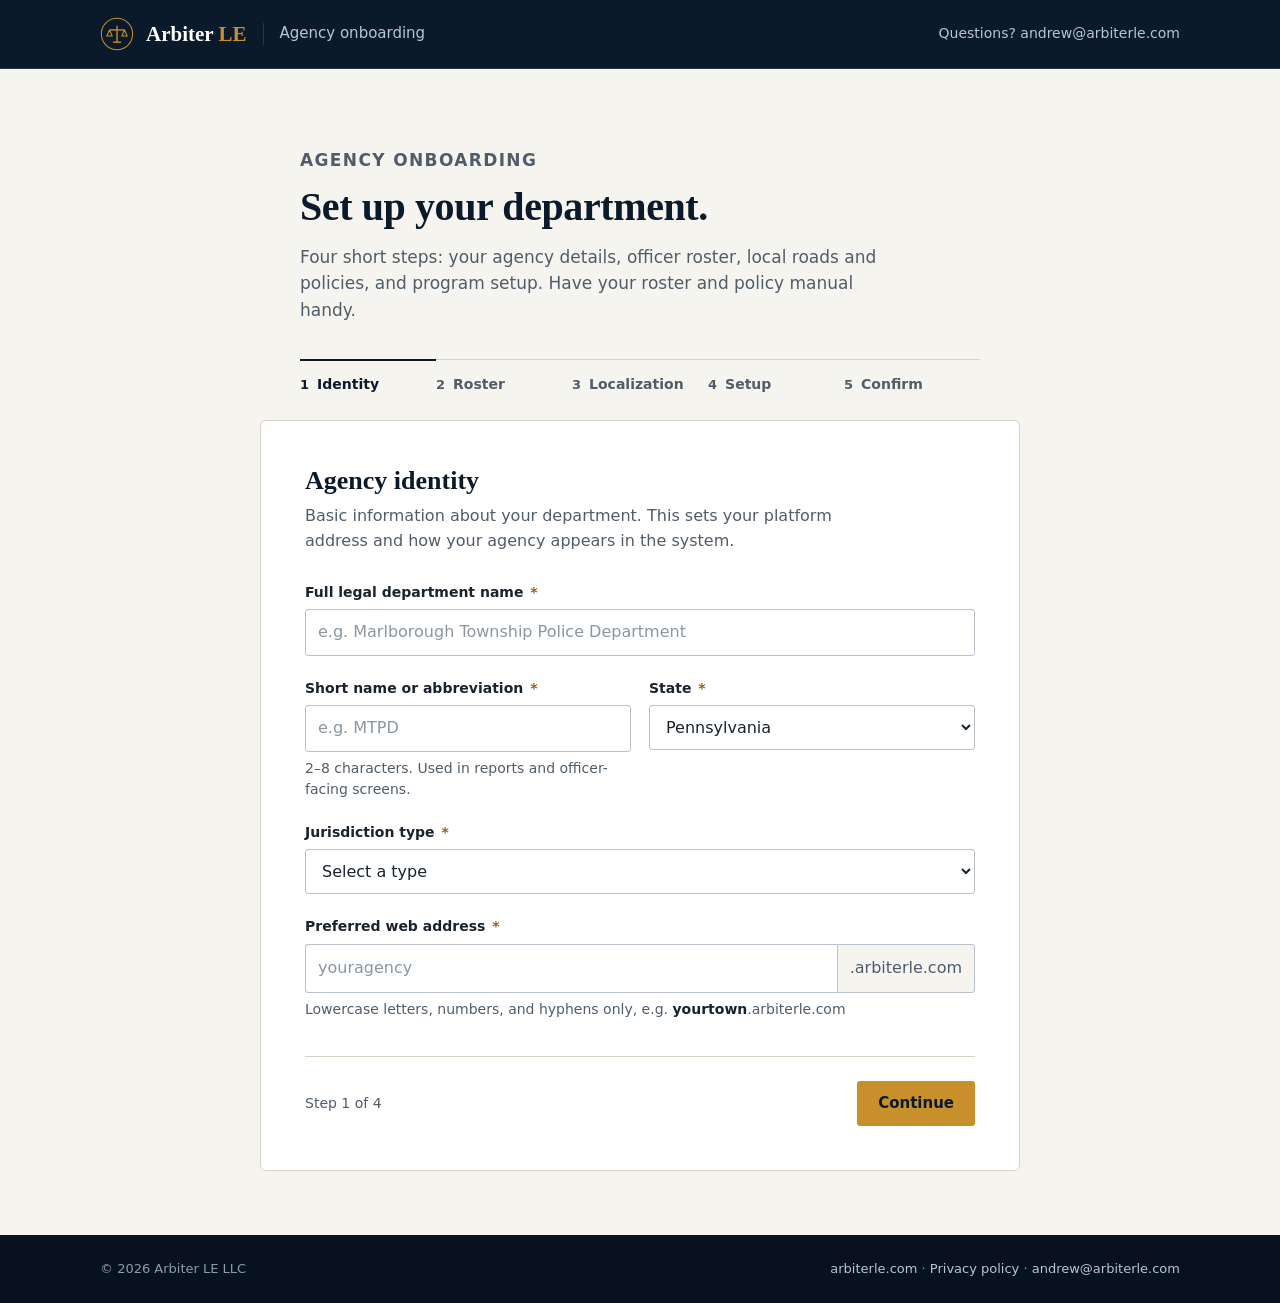
<file: Marketing/onboarding.html>
<!DOCTYPE html>
<html lang="en">
<head>
  <meta charset="UTF-8" />
  <meta name="viewport" content="width=device-width, initial-scale=1.0" />
  <title>Agency Onboarding | Arbiter LE</title>
  <!-- For agencies that have signed on; not a page we want in search results -->
  <meta name="robots" content="noindex, nofollow" />
  <meta name="theme-color" content="#0b1a2a" />
  <link rel="icon" href="data:image/svg+xml,%3Csvg xmlns='http://www.w3.org/2000/svg' viewBox='0 0 100 100'%3E%3Crect width='100' height='100' rx='14' fill='%230a1828'/%3E%3Ccircle cx='50' cy='50' r='34' fill='none' stroke='%23c8902a' stroke-width='3'/%3E%3Cline x1='50' y1='30' x2='50' y2='72' stroke='%23c8902a' stroke-width='3'/%3E%3Cline x1='32' y1='40' x2='68' y2='40' stroke='%23c8902a' stroke-width='3'/%3E%3Cline x1='32' y1='40' x2='26' y2='54' stroke='%23c8902a' stroke-width='2'/%3E%3Cline x1='26' y1='54' x2='38' y2='54' stroke='%23c8902a' stroke-width='2'/%3E%3Cline x1='68' y1='40' x2='62' y2='54' stroke='%23c8902a' stroke-width='2'/%3E%3Cline x1='62' y1='54' x2='74' y2='54' stroke='%23c8902a' stroke-width='2'/%3E%3Cline x1='42' y1='72' x2='58' y2='72' stroke='%23c8902a' stroke-width='3'/%3E%3C/svg%3E" />
  <style>
    /* Tokens match Marketing/index.html so the two pages read as one site */
    :root {
      --ink:      #0b1a2a;
      --ink-line: rgba(255,255,255,.12);
      --ink-text: #b6c6d4;
      --paper:    #f6f4ef;
      --paper-2:  #ece8df;
      --white:    #ffffff;
      --rule:     #d8d2c6;
      --field:    #b9c2cb;
      --text:     #18232e;
      --muted:    #4f5d6a;
      --brass:    #8f6416;
      --gold:     #c8902a;
      --gold-hi:  #dba43a;
      --success:  #1d6b43;
      --danger:   #a12a2a;

      --serif: "Charter", "Bitstream Charter", "Sitka Text", Cambria, Georgia, serif;
      --sans:  system-ui, -apple-system, "Segoe UI", Roboto, "Helvetica Neue", Arial, sans-serif;
      --font:  var(--sans);
      --gutter: clamp(20px, 4vw, 40px);
    }

    *, *::before, *::after { box-sizing: border-box; margin: 0; padding: 0; }

    html { scroll-behavior: smooth; }
    @media (prefers-reduced-motion: reduce) { html { scroll-behavior: auto; } *, *::before, *::after { transition: none !important; } }

    body {
      font-family: var(--sans);
      background: var(--paper);
      color: var(--text);
      font-size: 16px;
      line-height: 1.55;
      min-height: 100vh;
      display: flex;
      flex-direction: column;
      -webkit-font-smoothing: antialiased;
    }

    :focus-visible { outline: 2px solid var(--gold); outline-offset: 3px; border-radius: 2px; }

    /* ── Header ── */
    .site-header { background: var(--ink); border-bottom: 1px solid var(--ink-line); }
    .header-inner {
      max-width: 1160px; margin: 0 auto; padding: 0 var(--gutter);
      height: 68px; display: flex; align-items: center; gap: 16px;
    }
    .brand { display: flex; align-items: center; gap: 12px; text-decoration: none; color: #fff; }
    .brand svg { width: 34px; height: 34px; flex-shrink: 0; }
    .brand-name { font-family: var(--serif); font-size: 21px; font-weight: 700; white-space: nowrap; }
    .brand-name b { color: var(--gold); }
    .header-divider { width: 1px; height: 22px; background: var(--ink-line); }
    .header-context { color: var(--ink-text); font-size: 15px; }
    .header-back { margin-left: auto; color: var(--ink-text); font-size: 14px; text-decoration: none; }
    .header-back:hover { color: #fff; }
    .header-back .short { display: none; }
    @media (max-width: 560px) {
      .header-divider, .header-context { display: none; }
      .header-back .long { display: none; }
      .header-back .short { display: inline; }
    }

    /* ── Page intro ── */
    .intro { max-width: 760px; width: 100%; margin: 0 auto; padding: clamp(40px, 6vw, 64px) var(--gutter) 0; }
    .kicker { font-size: 13px; font-weight: 600; letter-spacing: .08em; text-transform: uppercase; color: var(--brass); margin-bottom: 12px; }
    .intro h1 { font-family: var(--serif); font-size: clamp(30px, 4vw, 40px); line-height: 1.12; color: var(--ink); letter-spacing: -.01em; }
    .intro p { margin-top: 14px; color: var(--muted); font-size: 17px; max-width: 34em; }

    /* ── Progress ── */
    .progress-wrapper { max-width: 760px; width: 100%; margin: 0 auto; padding: 36px var(--gutter) 0; }
    .progress-steps {
      list-style: none; display: grid; grid-template-columns: repeat(5, minmax(0, 1fr));
      border-top: 1px solid var(--rule); position: relative;
    }
    .progress-fill {
      position: absolute; top: -1px; left: 0; height: 2px; background: var(--ink);
      transition: width .3s ease;
    }
    .step-node { padding-top: 14px; display: flex; gap: 8px; align-items: baseline; min-width: 0; }
    .step-circle { font-size: 13px; font-weight: 600; color: var(--muted); font-variant-numeric: tabular-nums; }
    .step-label { font-size: 14px; font-weight: 600; color: var(--muted); white-space: nowrap; overflow: hidden; text-overflow: ellipsis; }
    .step-node.active .step-circle, .step-node.active .step-label { color: var(--ink); }
    .step-node.done .step-circle { color: var(--success); }
    .step-node.done .step-label { color: var(--text); }
    /* Phones: numbers only (the card heading names the step) */
    @media (max-width: 640px) { .step-label { display: none; } }

    /* ── Card ── */
    main { flex: 1; width: 100%; }
    .card {
      max-width: 760px; width: calc(100% - 2 * var(--gutter));
      margin: 24px auto 64px;
      background: var(--white);
      border: 1px solid var(--rule);
      border-radius: 6px;
      padding: clamp(24px, 4vw, 44px);
    }
    .card-header { margin-bottom: 28px; }
    .card-header h2 { font-family: var(--serif); font-size: 26px; line-height: 1.2; color: var(--ink); margin-bottom: 8px; }
    .card-header p { font-size: 16px; color: var(--muted); max-width: 36em; }

    /* ── Form ── */
    .form-grid { display: grid; grid-template-columns: 1fr 1fr; gap: 22px 18px; }
    .form-grid .full { grid-column: 1 / -1; }
    .field { display: flex; flex-direction: column; gap: 6px; }

    .field-label { font-size: 14px; font-weight: 600; color: var(--text); }
    .field-label .req { color: var(--brass); margin-left: 2px; }
    .field-label .opt { font-weight: 400; color: var(--muted); margin-left: 4px; }

    input[type="text"], input[type="email"], input[type="tel"],
    input[type="date"], input[type="url"], select, textarea {
      width: 100%; font: 16px/1.4 var(--sans); color: var(--text);
      background: #fff; border: 1px solid var(--field); border-radius: 3px; padding: 11px 12px;
      transition: border-color .15s, box-shadow .15s;
    }
    input::placeholder, textarea::placeholder { color: #8a96a1; }
    input:focus, select:focus, textarea:focus {
      outline: none; border-color: var(--ink); box-shadow: 0 0 0 3px rgba(200,144,42,.35);
    }
    .field.has-error input, .field.has-error select, .field.has-error textarea,
    .field.has-error .file-upload-area, .field.has-error .tag-input-wrap { border-color: var(--danger); }
    textarea { resize: vertical; min-height: 96px; }

    .field-hint { font-size: 14px; color: var(--muted); line-height: 1.5; }
    .field-hint strong { color: var(--text); font-weight: 600; }
    .error-msg { font-size: 14px; font-weight: 600; color: var(--danger); display: none; }
    .field.has-error .error-msg { display: block; }

    kbd {
      font: 600 12px/1 var(--sans); background: var(--paper); border: 1px solid var(--rule);
      border-bottom-width: 2px; border-radius: 3px; padding: 2px 6px; color: var(--text);
    }

    /* Subdomain */
    .subdomain-wrap { display: flex; }
    .subdomain-wrap input { border-radius: 3px 0 0 3px; border-right: none; }
    .subdomain-suffix {
      background: var(--paper); border: 1px solid var(--field); border-radius: 0 3px 3px 0;
      padding: 11px 12px; font-size: 16px; color: var(--muted); white-space: nowrap; flex-shrink: 0;
    }

    /* Group headings inside a step */
    .section-label {
      font-family: var(--serif); font-size: 19px; font-weight: 700; color: var(--ink);
      padding-top: 22px; border-top: 1px solid var(--rule); margin-top: 6px;
    }
    .section-label .opt { font-family: var(--sans); font-size: 14px; font-weight: 400; color: var(--muted); margin-left: 6px; }

    /* File upload */
    .file-upload-area {
      border: 1px dashed #9aa6b1; border-radius: 4px; padding: 26px 20px; text-align: center;
      cursor: pointer; position: relative; background: var(--paper);
      transition: border-color .15s, background-color .15s;
    }
    .file-upload-area:hover, .file-upload-area.dragover { border-color: var(--ink); background: #fff; }
    .file-upload-area:focus-within { border-color: var(--ink); box-shadow: 0 0 0 3px rgba(200,144,42,.35); }
    .file-upload-area input[type="file"] {
      position: absolute; inset: 0; opacity: 0; cursor: pointer;
      width: 100%; height: 100%; padding: 0; border: none; background: none;
    }
    .file-upload-icon { width: 28px; height: 28px; margin: 0 auto 10px; color: var(--muted); }
    .file-upload-area p { font-size: 15px; color: var(--text); margin-bottom: 4px; }
    .file-upload-area p u { text-decoration-color: var(--gold); text-underline-offset: 3px; }
    .file-upload-area .file-types { font-size: 13px; color: var(--muted); }
    .file-name-display { font-size: 14px; color: var(--success); margin-top: 10px; font-weight: 600; }
    .file-name-display:empty { display: none; }

    /* Template download */
    .template-row { display: flex; align-items: center; gap: 16px; flex-wrap: wrap; }
    .template-btn {
      display: inline-flex; align-items: center; gap: 10px;
      font: 600 15px/1 var(--sans); color: var(--ink); text-decoration: none;
      background: #fff; border: 1px solid var(--ink); border-radius: 3px; padding: 12px 16px;
      transition: background-color .15s, color .15s;
    }
    .template-btn:hover { background: var(--ink); color: #fff; }
    .template-btn svg { width: 16px; height: 16px; }

    /* Admin badge tags */
    .tag-input-wrap {
      display: flex; flex-wrap: wrap; gap: 6px; align-items: center;
      background: #fff; border: 1px solid var(--field); border-radius: 3px;
      padding: 7px 8px; min-height: 46px; cursor: text;
    }
    .tag-input-wrap:focus-within { border-color: var(--ink); box-shadow: 0 0 0 3px rgba(200,144,42,.35); }
    .badge-tag {
      display: inline-flex; align-items: center; gap: 6px;
      background: var(--paper-2); border: 1px solid var(--rule); border-radius: 3px;
      padding: 3px 4px 3px 9px; font-size: 14px; font-weight: 600; color: var(--text);
      font-variant-numeric: tabular-nums;
    }
    .badge-tag button {
      background: none; border: none; cursor: pointer; color: var(--muted);
      font-size: 17px; line-height: 1; padding: 0 4px; border-radius: 2px;
    }
    .badge-tag button:hover { color: var(--danger); }
    .badge-tag-input {
      background: none; border: none; outline: none; color: var(--text);
      font: 16px/1.4 var(--sans); min-width: 140px; flex: 1; padding: 3px 4px;
    }
    .badge-tag-input:focus { box-shadow: none; }

    /* Roads */
    .road-list { display: flex; flex-direction: column; gap: 8px; }
    .road-row { display: flex; gap: 12px; align-items: center; }
    .road-row input { flex: 1; }
    .road-num { width: 18px; font-size: 14px; font-weight: 600; color: var(--muted); text-align: right; flex-shrink: 0; font-variant-numeric: tabular-nums; }

    /* Card footer */
    .card-footer {
      display: flex; align-items: center; gap: 16px;
      margin-top: 36px; padding-top: 24px; border-top: 1px solid var(--rule);
    }
    .card-footer .btn-primary { margin-left: auto; }
    .step-count { font-size: 14px; color: var(--muted); }

    .btn {
      display: inline-flex; align-items: center; justify-content: center; gap: 10px;
      font: 600 15px/1 var(--sans); padding: 14px 20px; border-radius: 3px;
      border: 1px solid transparent; cursor: pointer; text-decoration: none;
      transition: background-color .15s, border-color .15s, color .15s;
    }
    .btn-primary { background: var(--gold); color: var(--ink); }
    .btn-primary:hover { background: var(--gold-hi); }
    .btn-ghost { background: transparent; color: var(--text); border-color: var(--field); }
    .btn-ghost:hover { border-color: var(--ink); }
    .btn-secondary { background: #fff; color: var(--ink); border-color: var(--ink); }
    .btn-secondary:hover { background: var(--ink); color: #fff; }

    @media (max-width: 640px) {
      .form-grid { grid-template-columns: 1fr; }
      .form-grid .full { grid-column: 1; }
      .card-footer { flex-wrap: wrap; }
      .card-footer .step-count { order: -1; width: 100%; }
      .card-footer .btn { flex: 1; }
    }

    /* ── Confirmation ── */
    .success-screen h2 { font-family: var(--serif); font-size: 30px; line-height: 1.15; color: var(--ink); margin-bottom: 12px; }
    .success-mark {
      display: inline-flex; align-items: center; gap: 8px; margin-bottom: 14px;
      font-size: 14px; font-weight: 600; color: var(--success);
    }
    .success-mark svg { width: 18px; height: 18px; }
    .success-screen > p { font-size: 16px; color: var(--muted); max-width: 36em; margin-bottom: 28px; }
    .success-screen > p strong { color: var(--text); }

    .block-title { font-family: var(--serif); font-size: 19px; color: var(--ink); margin-bottom: 12px; }

    .summary-box { border-top: 1px solid var(--rule); margin-bottom: 16px; }
    .summary-row {
      display: grid; grid-template-columns: 11em 1fr; gap: 16px;
      padding: 11px 0; border-bottom: 1px solid var(--rule); font-size: 15px;
    }
    .summary-row .s-label { color: var(--muted); }
    .summary-row .s-value { font-weight: 600; color: var(--text); overflow-wrap: anywhere; }
    @media (max-width: 480px) { .summary-row { grid-template-columns: 1fr; gap: 2px; } }
    .redownload { margin-bottom: 36px; }

    .next-steps { list-style: none; border-top: 1px solid var(--rule); }
    .next-step-item { display: grid; grid-template-columns: 28px 1fr; gap: 12px; padding: 14px 0; border-bottom: 1px solid var(--rule); }
    .step-num { font-size: 14px; font-weight: 600; color: var(--brass); font-variant-numeric: tabular-nums; padding-top: 1px; }
    .step-info .step-title { font-size: 15px; font-weight: 600; color: var(--text); margin-bottom: 2px; }
    .step-info .step-desc { font-size: 15px; color: var(--muted); }

    /* ── Footer ── */
    .site-footer { background: #07121e; color: #8b9cab; font-size: 13px; padding: 24px 0; }
    .footer-inner { max-width: 1160px; margin: 0 auto; padding: 0 var(--gutter); display: flex; flex-wrap: wrap; gap: 8px 24px; justify-content: space-between; }
    .site-footer a { color: #b6c6d4; text-decoration: none; }
    .site-footer a:hover { color: #fff; text-decoration: underline; text-underline-offset: 3px; }
  </style>
</head>
<body>

<header class="site-header">
  <div class="header-inner">
    <a href="/" class="brand" aria-label="Arbiter LE home">
      <svg viewBox="0 0 100 100" fill="none" aria-hidden="true">
        <circle cx="50" cy="50" r="46" stroke="#c8902a" stroke-width="3"/>
        <line x1="50" y1="26" x2="50" y2="74" stroke="#c8902a" stroke-width="4"/>
        <line x1="28" y1="38" x2="72" y2="38" stroke="#c8902a" stroke-width="4"/>
        <path d="M28 38 L20 56 H36 Z M72 38 L64 56 H80 Z" stroke="#c8902a" stroke-width="3" stroke-linejoin="round"/>
        <line x1="38" y1="74" x2="62" y2="74" stroke="#c8902a" stroke-width="4"/>
      </svg>
      <span class="brand-name">Arbiter <b>LE</b></span>
    </a>
    <span class="header-divider" aria-hidden="true"></span>
    <span class="header-context">Agency onboarding</span>
    <a href="mailto:andrew@arbiterle.com" class="header-back"><span class="long">Questions? andrew@arbiterle.com</span><span class="short">Email us</span></a>
  </div>
</header>

<main>

<div class="intro">
  <p class="kicker">Agency onboarding</p>
  <h1>Set up your department.</h1>
  <p>Four short steps: your agency details, officer roster, local roads and policies, and program setup. Have your roster and policy manual handy.</p>
</div>

<div class="progress-wrapper">
  <ol class="progress-steps" id="progressSteps" aria-label="Onboarding progress">
    <li class="progress-fill" id="progressFill" aria-hidden="true"></li>
    <li class="step-node active" data-step="1">
      <span class="step-circle">1</span>
      <span class="step-label">Identity</span>
    </li>
    <li class="step-node" data-step="2">
      <span class="step-circle">2</span>
      <span class="step-label">Roster</span>
    </li>
    <li class="step-node" data-step="3">
      <span class="step-circle">3</span>
      <span class="step-label">Localization</span>
    </li>
    <li class="step-node" data-step="4">
      <span class="step-circle">4</span>
      <span class="step-label">Setup</span>
    </li>
    <li class="step-node" data-step="5">
      <span class="step-circle">5</span>
      <span class="step-label">Confirm</span>
    </li>
  </ol>
</div>


<!-- ===== STEP 1: AGENCY IDENTITY ===== -->
<section class="card" id="step1" aria-labelledby="step1-title">
  <div class="card-header">
    <h2 id="step1-title" tabindex="-1">Agency identity</h2>
    <p>Basic information about your department. This sets your platform address and how your agency appears in the system.</p>
  </div>

  <div class="form-grid">

    <div class="field full">
      <label class="field-label" for="agencyName">Full legal department name <span class="req" aria-hidden="true">*</span></label>
      <input type="text" id="agencyName" autocomplete="organization" placeholder="e.g. Marlborough Township Police Department" required />
      <span class="error-msg">Full legal name is required.</span>
    </div>

    <div class="field">
      <label class="field-label" for="agencyShort">Short name or abbreviation <span class="req" aria-hidden="true">*</span></label>
      <input type="text" id="agencyShort" placeholder="e.g. MTPD" maxlength="10" required />
      <span class="field-hint">2–8 characters. Used in reports and officer-facing screens.</span>
      <span class="error-msg">Abbreviation is required.</span>
    </div>

    <div class="field">
      <label class="field-label" for="agencyState">State <span class="req" aria-hidden="true">*</span></label>
      <select id="agencyState" required>
        <option value="">Select a state</option>
        <option selected>Pennsylvania</option>
        <option>Alabama</option><option>Alaska</option><option>Arizona</option><option>Arkansas</option>
        <option>California</option><option>Colorado</option><option>Connecticut</option><option>Delaware</option>
        <option>Florida</option><option>Georgia</option><option>Hawaii</option><option>Idaho</option>
        <option>Illinois</option><option>Indiana</option><option>Iowa</option><option>Kansas</option>
        <option>Kentucky</option><option>Louisiana</option><option>Maine</option><option>Maryland</option>
        <option>Massachusetts</option><option>Michigan</option><option>Minnesota</option><option>Mississippi</option>
        <option>Missouri</option><option>Montana</option><option>Nebraska</option><option>Nevada</option>
        <option>New Hampshire</option><option>New Jersey</option><option>New Mexico</option><option>New York</option>
        <option>North Carolina</option><option>North Dakota</option><option>Ohio</option><option>Oklahoma</option>
        <option>Oregon</option><option>Rhode Island</option><option>South Carolina</option>
        <option>South Dakota</option><option>Tennessee</option><option>Texas</option><option>Utah</option>
        <option>Vermont</option><option>Virginia</option><option>Washington</option><option>West Virginia</option>
        <option>Wisconsin</option><option>Wyoming</option>
      </select>
      <span class="error-msg">State is required.</span>
    </div>

    <div class="field full">
      <label class="field-label" for="jurisdictionType">Jurisdiction type <span class="req" aria-hidden="true">*</span></label>
      <select id="jurisdictionType" required>
        <option value="">Select a type</option>
        <option>Borough Police Department</option>
        <option>Township Police Department</option>
        <option>City Police Department</option>
        <option>County Sheriff's Office</option>
        <option>State Police / Highway Patrol</option>
        <option>University / Campus Police</option>
        <option>Transit / Transportation Police</option>
        <option>Other</option>
      </select>
      <span class="error-msg">Jurisdiction type is required.</span>
    </div>

    <div class="field full">
      <label class="field-label" for="subdomain">Preferred web address <span class="req" aria-hidden="true">*</span></label>
      <div class="subdomain-wrap">
        <input type="text" id="subdomain" placeholder="youragency" oninput="sanitizeSubdomain(this)" autocapitalize="off" spellcheck="false" required aria-describedby="subdomainHint" />
        <span class="subdomain-suffix">.arbiterle.com</span>
      </div>
      <span class="field-hint" id="subdomainHint">Lowercase letters, numbers, and hyphens only, e.g. <strong>yourtown</strong>.arbiterle.com</span>
      <span class="error-msg" id="subdomainError">A web address is required.</span>
    </div>

  </div>

  <div class="card-footer">
    <span class="step-count">Step 1 of 4</span>
    <button type="button" class="btn btn-primary" onclick="nextStep(1)">Continue</button>
  </div>
</section>


<!-- ===== STEP 2: ROSTER ===== -->
<section class="card" id="step2" style="display:none" aria-labelledby="step2-title">
  <div class="card-header">
    <h2 id="step2-title" tabindex="-1">Officer roster</h2>
    <p>Upload your officer roster using our template. Every officer in the file will receive platform access.</p>
  </div>

  <div class="form-grid">

    <div class="field full">
      <span class="field-label">1. Download the roster template</span>
      <div class="template-row">
        <a class="template-btn" href="2026-06-05-officer-roster-template.xlsx" download>
          <svg viewBox="0 0 16 16" fill="none" stroke="currentColor" stroke-width="1.6" aria-hidden="true"><path d="M8 2v8m0 0L4.5 6.5M8 10l3.5-3.5M2.5 13.5h11"/></svg>
          Roster template (.xlsx)
        </a>
        <span class="field-hint">Fill in your officers, then upload it below.</span>
      </div>
    </div>

    <div class="field full">
      <label class="field-label" for="rosterFile">2. Upload the completed roster <span class="req" aria-hidden="true">*</span></label>
      <div class="file-upload-area" id="rosterUploadArea"
           ondragover="handleDragOver(event,'rosterUploadArea')"
           ondragleave="handleDragLeave(event,'rosterUploadArea')"
           ondrop="handleDrop(event,'rosterFile','rosterUploadArea','rosterFileName')">
        <input type="file" id="rosterFile" accept=".xlsx,.xls,.csv"
               onchange="showFileName(this,'rosterFileName')" />
        <svg class="file-upload-icon" viewBox="0 0 24 24" fill="none" stroke="currentColor" stroke-width="1.5" aria-hidden="true"><path d="M14 3H6.5A1.5 1.5 0 0 0 5 4.5v15A1.5 1.5 0 0 0 6.5 21h11a1.5 1.5 0 0 0 1.5-1.5V8z"/><path d="M14 3v5h5M9 13h6M9 17h6"/></svg>
        <p>Drag your roster here, or <u>browse for a file</u></p>
        <span class="file-types">.xlsx, .xls, or .csv</span>
        <div class="file-name-display" id="rosterFileName" aria-live="polite"></div>
      </div>
      <span class="error-msg" id="rosterError">Please upload an officer roster file.</span>
    </div>

    <div class="field full">
      <label class="field-label" for="adminBadgeInput">Admin badge numbers <span class="req" aria-hidden="true">*</span></label>
      <p class="field-hint" id="adminHint">
        Badge numbers for the people who should have <strong>admin access</strong>: view all reports, manage the roster, and assign modules.
        Press <kbd>Enter</kbd> or <kbd>Tab</kbd> after each number.
      </p>
      <div class="tag-input-wrap" id="adminTagWrap" onclick="document.getElementById('adminBadgeInput').focus()">
        <input type="text" id="adminBadgeInput" class="badge-tag-input"
               placeholder="Type a badge number and press Enter"
               aria-describedby="adminHint"
               onkeydown="handleBadgeKey(event)" />
      </div>
      <input type="hidden" id="adminBadgesData" />
      <span class="error-msg" id="adminBadgeError">Add at least one admin badge number.</span>
    </div>

  </div>

  <div class="card-footer">
    <button type="button" class="btn btn-ghost" onclick="prevStep(2)">Back</button>
    <span class="step-count">Step 2 of 4</span>
    <button type="button" class="btn btn-primary" onclick="nextStep(2)">Continue</button>
  </div>
</section>


<!-- ===== STEP 3: LOCALIZATION ===== -->
<section class="card" id="step3" style="display:none" aria-labelledby="step3-title">
  <div class="card-header">
    <h2 id="step3-title" tabindex="-1">Localization</h2>
    <p>Scenarios are set in your jurisdiction, on your roads, under your own policy language.</p>
  </div>

  <div class="form-grid">

    <fieldset class="field full" style="border:0">
      <legend class="field-label" style="margin-bottom:6px">Major roads and intersections <span class="req" aria-hidden="true">*</span></legend>
      <p class="field-hint" style="margin-bottom:10px;">Enter 3–5 roads or intersections your officers patrol regularly. We verify every road against your jurisdiction before it appears in any scenario, so list real patrol corridors, not approximations.</p>
      <div class="road-list" id="roadList">
        <div class="road-row"><span class="road-num" aria-hidden="true">1</span><input type="text" class="road-input" aria-label="Road 1" placeholder="e.g. Main St &amp; Township Line Rd" /></div>
        <div class="road-row"><span class="road-num" aria-hidden="true">2</span><input type="text" class="road-input" aria-label="Road 2" placeholder="e.g. West Chester Pike" /></div>
        <div class="road-row"><span class="road-num" aria-hidden="true">3</span><input type="text" class="road-input" aria-label="Road 3" placeholder="e.g. Route 30 &amp; Boot Rd" /></div>
        <div class="road-row"><span class="road-num" aria-hidden="true">4</span><input type="text" class="road-input" aria-label="Road 4 (optional)" placeholder="Optional" /></div>
        <div class="road-row"><span class="road-num" aria-hidden="true">5</span><input type="text" class="road-input" aria-label="Road 5 (optional)" placeholder="Optional" /></div>
      </div>
      <span class="error-msg" id="roadsError">Please enter at least 3 roads or intersections.</span>
    </fieldset>

    <div class="field full">
      <h3 class="section-label">Policy and SOP manual</h3>
    </div>

    <div class="field full">
      <label class="field-label" for="sopLink">Share link to your full SOP or policy manual</label>
      <input type="url" id="sopLink" placeholder="https://drive.google.com/… or Dropbox, SharePoint, etc." />
      <span class="field-hint">If you use cloud storage, paste a shareable link (access set to "Anyone with the link"). <strong>No cloud storage? Leave this blank.</strong> After you submit, email your policy documents directly to andrew@arbiterle.com. Send each as a separate attachment (don't zip them) so nothing corrupts in transit.</span>
      <span class="error-msg" id="sopError">Please provide a link to your SOP or policy manual.</span>
    </div>

    <div class="field full">
      <h3 class="section-label">Key section numbers <span class="opt">Optional. Helps us find the right pages faster.</span></h3>
    </div>

    <div class="field full">
      <label class="field-label" for="policyUOF">Use of force <span class="opt">optional</span></label>
      <input type="text" id="policyUOF" placeholder="e.g. G.O. 4.01 / Section 12 / Policy 300" />
      <span class="field-hint">Section number or title from your policy manual.</span>
    </div>

    <div class="field full">
      <label class="field-label" for="policyPursuits">Motor vehicle pursuits <span class="opt">optional</span></label>
      <input type="text" id="policyPursuits" placeholder="e.g. G.O. 4.02 / Section 41.3" />
    </div>

    <div class="field full">
      <label class="field-label" for="policyDV">Domestic violence response <span class="opt">optional</span></label>
      <input type="text" id="policyDV" placeholder="e.g. G.O. 4.13 / Policy 600" />
    </div>

    <div class="field full">
      <label class="field-label" for="localizationNotes">Additional notes <span class="opt">optional</span></label>
      <textarea id="localizationNotes" placeholder="Local landmarks, specific area challenges, enforcement priorities"></textarea>
    </div>

  </div>

  <div class="card-footer">
    <button type="button" class="btn btn-ghost" onclick="prevStep(3)">Back</button>
    <span class="step-count">Step 3 of 4</span>
    <button type="button" class="btn btn-primary" onclick="nextStep(3)">Continue</button>
  </div>
</section>


<!-- ===== STEP 4: PROGRAM SETUP ===== -->
<section class="card" id="step4" style="display:none" aria-labelledby="step4-title">
  <div class="card-header">
    <h2 id="step4-title" tabindex="-1">Program setup</h2>
    <p>Go-live date, billing contact, and your department badge for the platform.</p>
  </div>

  <div class="form-grid">

    <div class="field full">
      <label class="field-label" for="goLiveDate">Requested go-live date <span class="req" aria-hidden="true">*</span></label>
      <input type="date" id="goLiveDate" required style="max-width:260px" />
      <span class="field-hint">Allow at least 5 business days for account setup. We'll confirm the final date.</span>
      <span class="error-msg">Go-live date is required.</span>
    </div>

    <div class="field full">
      <h3 class="section-label">Billing contact</h3>
    </div>

    <div class="field">
      <label class="field-label" for="billingName">Name <span class="req" aria-hidden="true">*</span></label>
      <input type="text" id="billingName" autocomplete="name" placeholder="Full name" required />
      <span class="error-msg">Billing contact name is required.</span>
    </div>

    <div class="field">
      <label class="field-label" for="billingEmail">Email <span class="req" aria-hidden="true">*</span></label>
      <input type="email" id="billingEmail" autocomplete="email" placeholder="finance@department.gov" required />
      <span class="error-msg">A valid billing email is required.</span>
    </div>

    <div class="field full">
      <h3 class="section-label">Department badge or patch</h3>
    </div>

    <div class="field full">
      <label class="field-label" for="badgeFile">Badge or patch image <span class="opt">optional</span></label>
      <div class="file-upload-area" id="badgeUploadArea"
           ondragover="handleDragOver(event,'badgeUploadArea')"
           ondragleave="handleDragLeave(event,'badgeUploadArea')"
           ondrop="handleDrop(event,'badgeFile','badgeUploadArea','badgeFileName')">
        <input type="file" id="badgeFile" accept=".png,.jpg,.jpeg,.svg,.webp"
               onchange="showFileName(this,'badgeFileName'); previewBadge(this)" />
        <svg class="file-upload-icon" id="badgeIcon" viewBox="0 0 24 24" fill="none" stroke="currentColor" stroke-width="1.5" aria-hidden="true"><path d="M12 3l7 3v5c0 4.5-3 8.2-7 10-4-1.8-7-5.5-7-10V6z"/></svg>
        <p>Drag your badge image here, or <u>browse for a file</u></p>
        <span class="file-types">.png, .jpg, or .svg. A transparent background works best.</span>
        <div class="file-name-display" id="badgeFileName" aria-live="polite"></div>
        <img id="badgePreview" alt="Preview of the uploaded badge" style="display:none;max-height:80px;max-width:80px;margin:12px auto 0;" />
      </div>
      <span class="field-hint">Used on officer dashboards and certificates. You can send it later.</span>
    </div>

  </div>

  <div class="card-footer">
    <button type="button" class="btn btn-ghost" onclick="prevStep(4)">Back</button>
    <span class="step-count">Step 4 of 4</span>
    <button type="button" class="btn btn-primary" onclick="nextStep(4)">Submit</button>
  </div>
</section>


<!-- ===== STEP 5: SUCCESS ===== -->
<section class="card" id="step5" style="display:none" aria-labelledby="step5-title">
  <div class="success-screen">
    <p class="success-mark"><svg viewBox="0 0 20 20" fill="none" stroke="currentColor" stroke-width="2" aria-hidden="true"><circle cx="10" cy="10" r="8.5"/><path d="M6 10.5l2.6 2.5L14 7.5"/></svg>Submitted</p>
    <h2 id="step5-title" tabindex="-1">Application submitted.</h2>
    <p id="step5Lead">Your submission file has been downloaded automatically. Email it with your roster spreadsheet and badge image to <strong>andrew@arbiterle.com</strong>. We'll be in touch within <strong>1–2 business days</strong>.</p>

    <h3 class="block-title">Your submission</h3>
    <div class="summary-box" id="summaryBox"></div>

    <div class="redownload">
      <button type="button" class="btn btn-secondary" onclick="redownloadSubmission()">Download the submission file again</button>
    </div>

    <h3 class="block-title">What happens next</h3>
    <ol class="next-steps">
      <li class="next-step-item">
        <span class="step-num">1</span>
        <div class="step-info">
          <div class="step-title">Send your files</div>
          <div class="step-desc">Email your roster spreadsheet and badge image to andrew@arbiterle.com. If you didn't share a link to your policy manual, attach your policy documents too.</div>
        </div>
      </li>
      <li class="next-step-item">
        <span class="step-num">2</span>
        <div class="step-info">
          <div class="step-title">Agreement</div>
          <div class="step-desc">We'll send your service agreement directly for review and signature. Setup begins once it's signed.</div>
        </div>
      </li>
      <li class="next-step-item">
        <span class="step-num">3</span>
        <div class="step-info">
          <div class="step-title">Platform configuration</div>
          <div class="step-desc">We'll configure your subdomain, import your roster, and assign admin accounts.</div>
        </div>
      </li>
      <li class="next-step-item">
        <span class="step-num">4</span>
        <div class="step-info">
          <div class="step-title">Onboarding call</div>
          <div class="step-desc">30-minute walkthrough with your admin contacts before go-live.</div>
        </div>
      </li>
      <li class="next-step-item">
        <span class="step-num">5</span>
        <div class="step-info">
          <div class="step-title">Go live</div>
          <div class="step-desc">Officers receive credentials. Training begins on your requested date.</div>
        </div>
      </li>
    </ol>
  </div>
</section>

</main>

<footer class="site-footer">
  <div class="footer-inner">
    <span>© 2026 Arbiter LE LLC</span>
    <span><a href="/">arbiterle.com</a> · <a href="/privacy-policy">Privacy policy</a> · <a href="mailto:andrew@arbiterle.com">andrew@arbiterle.com</a></span>
  </div>
</footer>


<script>
  const adminBadges = [];
  let lastSubmissionLines = [];

  function showStep(n) {
    for (let i = 1; i <= 5; i++) {
      const el = document.getElementById('step' + i);
      if (el) el.style.display = (i === n) ? 'block' : 'none';
    }
    updateProgress(n);
    window.scrollTo({ top: 0, behavior: 'smooth' });
    // Move keyboard/screen-reader focus to the new step's heading
    const h = document.getElementById('step' + n + '-title');
    if (h) h.focus({ preventScroll: true });
  }

  function updateProgress(n) {
    const fill = document.getElementById('progressFill');
    const nodes = document.querySelectorAll('.step-node');
    fill.style.width = `${(n / nodes.length) * 100}%`;
    nodes.forEach((node, idx) => {
      const s = idx + 1;
      node.classList.remove('active', 'done');
      if (s < n) {
        node.classList.add('done');
        node.querySelector('.step-circle').textContent = '✓';
      } else if (s === n) {
        node.classList.add('active');
        node.querySelector('.step-circle').textContent = s;
        node.setAttribute('aria-current', 'step');
      }
      if (s !== n) node.removeAttribute('aria-current');
      if (s > n) node.querySelector('.step-circle').textContent = s;
    });
  }

  const PREVIEW_MODE = false;

  function nextStep(step) {
    if (!PREVIEW_MODE && !validateStep(step)) return;
    if (step === 4) { PREVIEW_MODE ? showStep(5) : submitForm(); return; }
    showStep(step + 1);
  }

  function prevStep(step) { showStep(step - 1); }

  function validateStep(step) {
    clearErrors();
    let ok = true;

    if (step === 1) {
      ok = req('agencyName') & req('agencyShort') & reqSel('agencyState') & reqSel('jurisdictionType');
      if (!document.getElementById('subdomain').value.trim()) {
        markError('subdomainError'); ok = false;
      }
    }

    if (step === 2) {
      if (!document.getElementById('rosterFile').files[0]) {
        markError('rosterError'); ok = false;
      }
      if (!adminBadges.length) {
        markError('adminBadgeError'); ok = false;
      }
    }

    if (step === 3) {
      const roads = Array.from(document.querySelectorAll('.road-input')).map(i => i.value.trim()).filter(Boolean);
      if (roads.length < 3) {
        markError('roadsError'); ok = false;
      }
    }

    if (step === 4) {
      ok = req('goLiveDate') & req('billingName') & reqEmail('billingEmail');
    }

    if (!ok) {
      const first = document.querySelector('#step' + step + ' .has-error');
      const target = first && first.querySelector('input:not([type=hidden]), select, textarea');
      if (target) target.focus();
    }
    return !!ok;
  }

  function markError(errorId) {
    const err = document.getElementById(errorId);
    err.style.display = 'block';
    err.closest('.field').classList.add('has-error');
  }

  function req(id) {
    const el = document.getElementById(id);
    if (!el.value.trim()) { el.closest('.field').classList.add('has-error'); return false; }
    return true;
  }

  function reqSel(id) {
    const el = document.getElementById(id);
    if (!el.value) { el.closest('.field').classList.add('has-error'); return false; }
    return true;
  }

  function reqEmail(id) {
    const el = document.getElementById(id);
    if (!/^[^\s@]+@[^\s@]+\.[^\s@]+$/.test(el.value.trim())) { el.closest('.field').classList.add('has-error'); return false; }
    return true;
  }

  function clearErrors() {
    document.querySelectorAll('.has-error').forEach(f => f.classList.remove('has-error'));
    document.querySelectorAll('.error-msg').forEach(e => e.style.display = '');
  }

  function sanitizeSubdomain(input) {
    input.value = input.value.toLowerCase().replace(/[^a-z0-9-]/g, '');
  }

  function showFileName(input, displayId) {
    document.getElementById(displayId).textContent = input.files[0] ? '✓ ' + input.files[0].name : '';
  }

  function handleDragOver(e, id) { e.preventDefault(); document.getElementById(id).classList.add('dragover'); }
  function handleDragLeave(e, id) { document.getElementById(id).classList.remove('dragover'); }

  function handleDrop(e, inputId, areaId, displayId) {
    e.preventDefault();
    document.getElementById(areaId).classList.remove('dragover');
    const input = document.getElementById(inputId);
    if (e.dataTransfer.files.length) {
      try {
        const dt = new DataTransfer();
        dt.items.add(e.dataTransfer.files[0]);
        input.files = dt.files;
        showFileName(input, displayId);
        if (inputId === 'badgeFile') previewBadge(input);
      } catch(err) {}
    }
  }

  function previewBadge(input) {
    if (input.files && input.files[0]) {
      const reader = new FileReader();
      reader.onload = e => {
        const p = document.getElementById('badgePreview');
        p.src = e.target.result;
        p.style.display = 'block';
        document.getElementById('badgeIcon').style.display = 'none';
      };
      reader.readAsDataURL(input.files[0]);
    }
  }

  function handleBadgeKey(e) {
    if (e.key === 'Enter' || e.key === 'Tab') {
      e.preventDefault();
      const val = e.target.value.trim();
      if (val && !adminBadges.includes(val)) { addBadgeTag(val); e.target.value = ''; }
    } else if (e.key === 'Backspace' && !e.target.value && adminBadges.length) {
      removeBadgeTag(adminBadges[adminBadges.length - 1]);
    }
  }

  function addBadgeTag(badge) {
    adminBadges.push(badge);
    const wrap = document.getElementById('adminTagWrap');
    const input = document.getElementById('adminBadgeInput');
    const tag = document.createElement('span');
    tag.className = 'badge-tag';
    tag.dataset.badge = badge;
    tag.textContent = badge;
    const rm = document.createElement('button');
    rm.type = 'button';
    rm.textContent = '×';
    rm.setAttribute('aria-label', 'Remove badge ' + badge);
    rm.addEventListener('click', (ev) => { ev.stopPropagation(); removeBadgeTag(badge); input.focus(); });
    tag.appendChild(rm);
    wrap.insertBefore(tag, input);
    syncBadgeData();
  }

  function removeBadgeTag(badge) {
    const idx = adminBadges.indexOf(badge);
    if (idx > -1) adminBadges.splice(idx, 1);
    const tag = [...document.querySelectorAll('.badge-tag')].find(t => t.dataset.badge === badge);
    if (tag) tag.remove();
    syncBadgeData();
  }

  function syncBadgeData() {
    document.getElementById('adminBadgesData').value = adminBadges.join(',');
  }

  function submitForm() {
    const agencyName  = document.getElementById('agencyName').value.trim();
    const agencyShort = document.getElementById('agencyShort').value.trim();
    const subdomain   = document.getElementById('subdomain').value.trim();
    const state       = document.getElementById('agencyState').value;
    const jurisdiction= document.getElementById('jurisdictionType').value;
    const goLive      = document.getElementById('goLiveDate').value;
    const billingName = document.getElementById('billingName').value.trim();
    const billingEmail= document.getElementById('billingEmail').value.trim();
    const rosterFile  = document.getElementById('rosterFile').files[0];
    const sopLink     = document.getElementById('sopLink').value.trim();
    const policyUOF   = document.getElementById('policyUOF').value.trim();
    const policyPur   = document.getElementById('policyPursuits').value.trim();
    const policyDV    = document.getElementById('policyDV').value.trim();
    const notes       = document.getElementById('localizationNotes').value.trim();
    const roads       = Array.from(document.querySelectorAll('.road-input')).map(i => i.value.trim()).filter(Boolean);
    const submitted   = new Date().toLocaleString();
    const fmt = d => { if (!d) return '—'; const [y,m,day] = d.split('-'); return `${m}/${day}/${y}`; };

    // Build summary card (values escaped; they're typed by the user)
    const h = v => String(v).replace(/[&<>"']/g, c => ({ '&':'&amp;', '<':'&lt;', '>':'&gt;', '"':'&quot;', "'":'&#39;' }[c]));
    document.getElementById('summaryBox').innerHTML = `
      <div class="summary-row"><span class="s-label">Agency</span><span class="s-value">${h(agencyName)} (${h(agencyShort)})</span></div>
      <div class="summary-row"><span class="s-label">State</span><span class="s-value">${h(state)}</span></div>
      <div class="summary-row"><span class="s-label">Platform URL</span><span class="s-value">${h(subdomain)}.arbiterle.com</span></div>
      <div class="summary-row"><span class="s-label">Roster File</span><span class="s-value">${rosterFile ? h(rosterFile.name) : '—'}</span></div>
      <div class="summary-row"><span class="s-label">Admin Accounts</span><span class="s-value">Badge #${adminBadges.map(h).join(', #')}</span></div>
      <div class="summary-row"><span class="s-label">Requested Go-Live</span><span class="s-value">${fmt(goLive)}</span></div>
      <div class="summary-row"><span class="s-label">Billing Contact</span><span class="s-value">${h(billingEmail)}</span></div>
    `;

    // Build downloadable text file
    const lines = [
      '================================================',
      '  ARBITER LE — AGENCY ONBOARDING SUBMISSION',
      '================================================',
      `Submitted: ${submitted}`,
      '',
      '--- AGENCY IDENTITY -------------------------',
      `Full Legal Name:   ${agencyName}`,
      `Abbreviation:      ${agencyShort}`,
      `State:             ${state}`,
      `Jurisdiction Type: ${jurisdiction}`,
      `Platform URL:      ${subdomain}.arbiterle.com`,
      '',
      '--- ROSTER ----------------------------------',
      `Roster File:       ${rosterFile ? rosterFile.name : '(not provided)'}`,
      `SOP / Policy Link: ${sopLink || '(not provided)'}`,
      `Admin Badge #s:    ${adminBadges.length ? adminBadges.join(', ') : '(none)'}`,
      '',
      '--- LOCALIZATION ----------------------------',
      `Roads/Intersections:`,
      ...roads.map((r, i) => `  ${i + 1}. ${r}`),
      '',
      `Use of Force Policy:       ${policyUOF  || '(not provided)'}`,
      `Motor Vehicle Pursuits:    ${policyPur  || '(not provided)'}`,
      `Domestic Violence Policy:  ${policyDV   || '(not provided)'}`,
      `Additional Notes:          ${notes      || '(none)'}`,
      '',
      '--- PROGRAM SETUP ---------------------------',
      `Requested Go-Live: ${fmt(goLive)}`,
      `Billing Name:      ${billingName}`,
      `Billing Email:     ${billingEmail}`,
      '',
      '================================================',
      'Send this file + roster spreadsheet + badge image to:',
      'andrew@arbiterle.com',
      '================================================',
    ];

    lastSubmissionLines = lines;
    triggerDownload(lines.join('\n'), `arbiterle-onboarding-${subdomain || 'submission'}.txt`, 'text/plain');

    // Also transmit the form data to Arbiter LE directly, so a submission is
    // never lost if the chief stops at the download. Step 5 shows immediately;
    // on a confirmed send the copy upgrades, and if the send fails the manual
    // "email everything to andrew@" instructions remain the path.
    fetch('/api/onboard', {
      method: 'POST',
      headers: { 'Content-Type': 'application/json' },
      body: JSON.stringify({
        agencyName, agencyShort, subdomain, state, jurisdiction,
        goLive, billingName, billingEmail,
        rosterFileName: rosterFile ? rosterFile.name : '',
        sopLink, policyUOF, policyPursuits: policyPur, policyDV, notes,
        roads, adminBadges,
      }),
    }).then(r => {
      if (!r.ok) return;
      const lead = document.getElementById('step5Lead');
      if (lead) lead.innerHTML = 'Your application has been <strong>sent to Arbiter LE</strong>, and a copy was downloaded for your records. Next: email your roster spreadsheet and badge image to <strong>andrew@arbiterle.com</strong>. We\'ll be in touch within <strong>1–2 business days</strong>.';
    }).catch(() => { /* manual email instructions remain the fallback path */ });

    showStep(5);
  }

  function triggerDownload(content, filename, type) {
    const blob = new Blob([content], { type });
    const url  = URL.createObjectURL(blob);
    const a    = document.createElement('a');
    a.href = url; a.download = filename;
    document.body.appendChild(a); a.click();
    document.body.removeChild(a); URL.revokeObjectURL(url);
  }

  function redownloadSubmission() {
    if (!lastSubmissionLines.length) { alert('No submission on file — please complete the form first.'); return; }
    const subdomain = document.getElementById('subdomain').value.trim() || 'submission';
    triggerDownload(lastSubmissionLines.join('\n'), `arbiterle-onboarding-${subdomain}.txt`, 'text/plain');
  }

  // Init
  updateProgress(1);
  const d = new Date();
  let count = 0;
  while (count < 5) { d.setDate(d.getDate() + 1); if (d.getDay() !== 0 && d.getDay() !== 6) count++; }
  const minDate = `${d.getFullYear()}-${String(d.getMonth() + 1).padStart(2, '0')}-${String(d.getDate()).padStart(2, '0')}`;
  document.getElementById('goLiveDate').min = minDate;
  document.getElementById('goLiveDate').value = minDate;
</script>
</body>
</html>
</file>
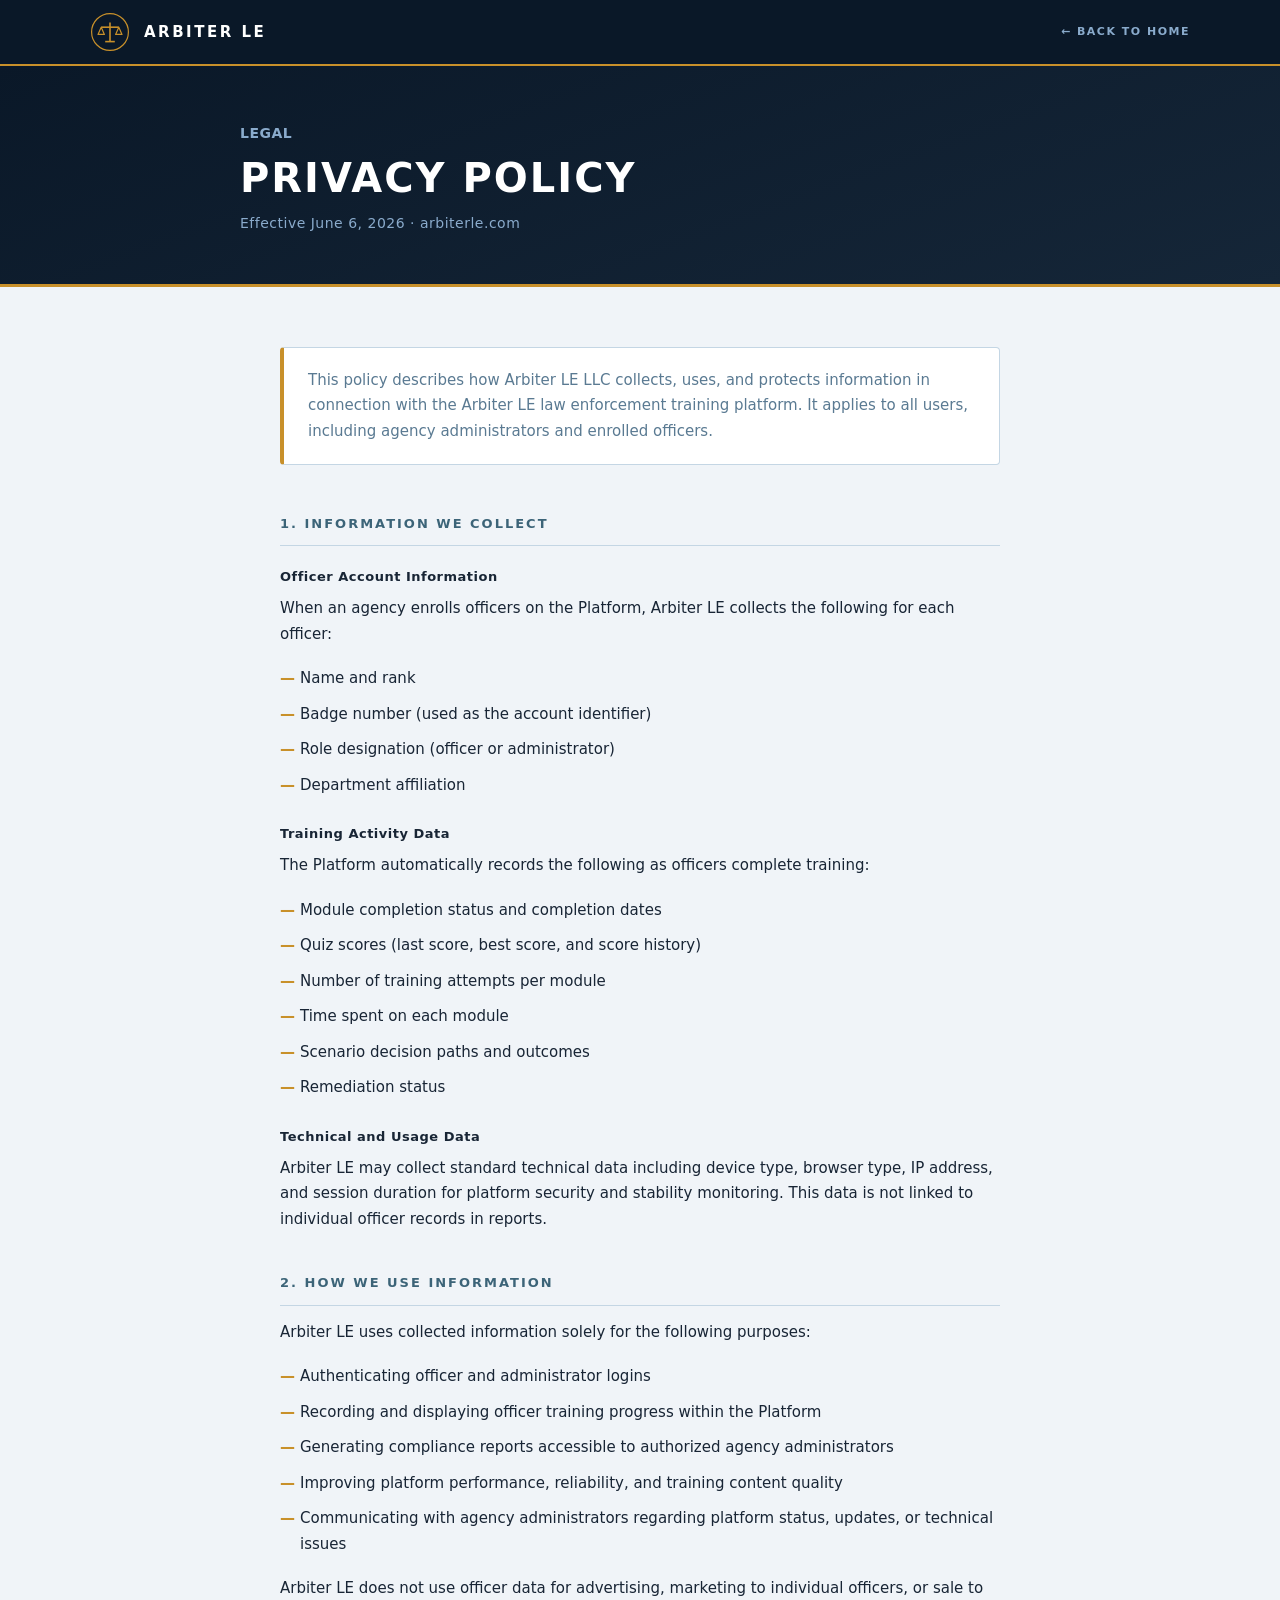
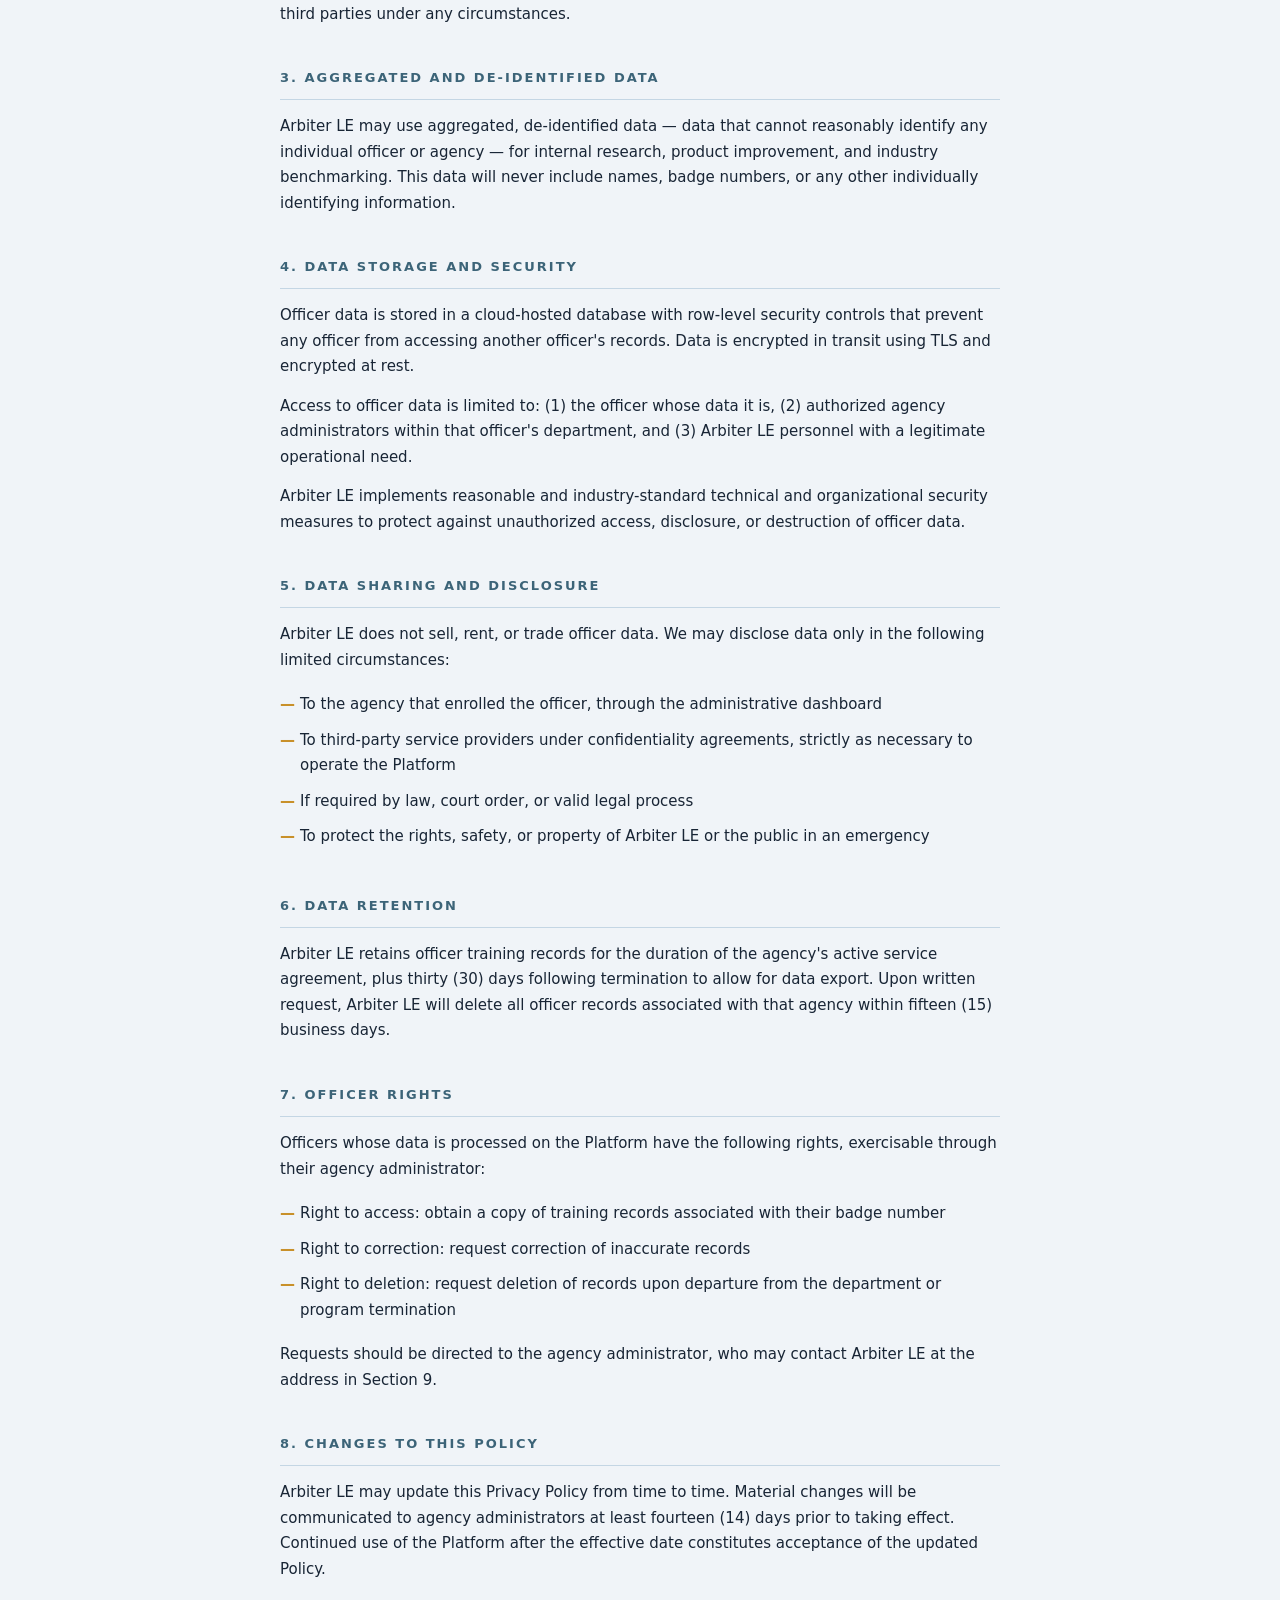
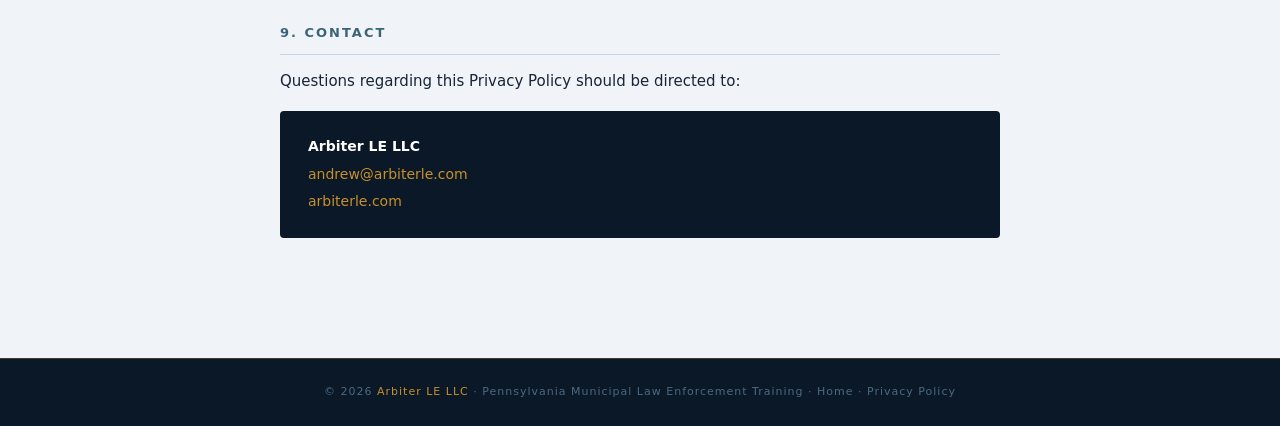
<file: Marketing/privacy-policy.html>
<!DOCTYPE html>
<html lang="en">
<head>
  <meta charset="UTF-8" />
  <meta name="viewport" content="width=device-width, initial-scale=1.0" />
  <title>Privacy Policy — Arbiter LE LLC</title>
  <style>
    *, *::before, *::after { box-sizing: border-box; margin: 0; padding: 0; }

    :root {
      --navy:       #0a1828;
      --navy-mid:   #152638;
      --navy-light: #1e3448;
      --steel:      #3c6478;
      --accent:     #c8902a;
      --accent-hi:  #e0a830;
      --text:       #182535;
      --text-muted: #5a7a92;
      --border:     #c4d6e4;
      --bg:         #f0f4f8;
      --card:       #ffffff;
    }

    html { scroll-behavior: smooth; }

    body {
      font-family: 'Segoe UI', system-ui, sans-serif;
      background: var(--bg);
      color: var(--text);
      font-size: 16px;
      line-height: 1.7;
    }

    /* ── NAV ── */
    nav {
      background: var(--navy);
      border-bottom: 2px solid var(--accent);
      position: sticky;
      top: 0;
      z-index: 100;
      padding: 0 40px;
    }

    .nav-inner {
      max-width: 1100px;
      margin: 0 auto;
      height: 64px;
      display: flex;
      align-items: center;
      justify-content: space-between;
    }

    .nav-brand {
      display: flex;
      align-items: center;
      gap: 14px;
      text-decoration: none;
    }

    .nav-seal {
      width: 40px;
      height: 40px;
      flex-shrink: 0;
    }

    .nav-brand-text { line-height: 1.1; }

    .nav-brand-text strong {
      display: block;
      font-size: 15px;
      font-weight: 800;
      letter-spacing: 2.5px;
      text-transform: uppercase;
      color: #ffffff;
    }

    .nav-brand-text span {
      font-size: 10px;
      letter-spacing: 1.5px;
      text-transform: uppercase;
      color: var(--accent);
      font-weight: 600;
    }

    .nav-back {
      color: #8aabcc;
      text-decoration: none;
      font-size: 11px;
      letter-spacing: 1.5px;
      text-transform: uppercase;
      font-weight: 600;
      transition: color .2s;
    }

    .nav-back:hover { color: var(--accent); }

    /* ── PAGE HEADER ── */
    .page-header {
      background: linear-gradient(160deg, var(--navy) 0%, var(--navy-mid) 100%);
      padding: 56px 40px 48px;
      border-bottom: 3px solid var(--accent);
    }

    .page-header-inner {
      max-width: 800px;
      margin: 0 auto;
    }

    .page-label {
      font-size: 10px;
      font-weight: 800;
      letter-spacing: 3px;
      text-transform: uppercase;
      color: var(--accent);
      margin-bottom: 10px;
    }

    .page-header h1 {
      font-size: clamp(26px, 4vw, 40px);
      font-weight: 900;
      letter-spacing: 2px;
      text-transform: uppercase;
      color: #ffffff;
      line-height: 1.1;
      margin-bottom: 12px;
    }

    .page-header p {
      font-size: 14px;
      color: #8aabcc;
      letter-spacing: .5px;
    }

    /* ── CONTENT ── */
    .content {
      max-width: 800px;
      margin: 0 auto;
      padding: 60px 40px 80px;
    }

    .intro {
      background: var(--card);
      border: 1px solid var(--border);
      border-left: 4px solid var(--accent);
      border-radius: 4px;
      padding: 20px 24px;
      margin-bottom: 48px;
      font-size: 15px;
      color: var(--text-muted);
    }

    .policy-section {
      margin-bottom: 40px;
    }

    .policy-section h2 {
      font-size: 13px;
      font-weight: 800;
      letter-spacing: 2px;
      text-transform: uppercase;
      color: var(--steel);
      margin-bottom: 14px;
      padding-bottom: 10px;
      border-bottom: 1px solid var(--border);
    }

    .policy-section h3 {
      font-size: 13px;
      font-weight: 700;
      color: var(--text);
      margin: 20px 0 8px;
      letter-spacing: .5px;
    }

    .policy-section p {
      font-size: 15px;
      color: var(--text);
      margin-bottom: 14px;
    }

    .policy-section p:last-child { margin-bottom: 0; }

    .policy-section ul {
      margin: 8px 0 14px 0;
      padding-left: 0;
      list-style: none;
    }

    .policy-section ul li {
      font-size: 15px;
      color: var(--text);
      padding: 5px 0 5px 20px;
      position: relative;
    }

    .policy-section ul li::before {
      content: '—';
      position: absolute;
      left: 0;
      color: var(--accent);
      font-weight: 700;
    }

    .contact-box {
      background: var(--navy);
      border-radius: 4px;
      padding: 24px 28px;
      margin-top: 16px;
    }

    .contact-box p {
      font-size: 14px;
      color: #8aabcc;
      margin-bottom: 4px;
    }

    .contact-box p:last-child { margin-bottom: 0; }

    .contact-box a {
      color: var(--accent);
      text-decoration: none;
    }

    .contact-box a:hover { color: var(--accent-hi); }

    /* ── FOOTER ── */
    footer {
      background: var(--navy);
      border-top: 1px solid rgba(200,144,42,.3);
      padding: 24px 40px;
      text-align: center;
    }

    footer p {
      font-size: 11px;
      color: #4a6a82;
      letter-spacing: 1px;
    }

    footer p span { color: var(--accent); }

    footer a {
      color: #4a6a82;
      text-decoration: none;
      transition: color .2s;
    }

    footer a:hover { color: var(--accent); }

    /* ── MOBILE ── */
    @media (max-width: 640px) {
      nav { padding: 0 20px; }
      .page-header { padding: 40px 24px 36px; }
      .content { padding: 40px 24px 60px; }
      footer { padding: 20px 24px; }
    }
  </style>
</head>
<body>

  <!-- NAV -->
  <nav>
    <div class="nav-inner">
      <a href="/" class="nav-brand">
        <svg class="nav-seal" viewBox="0 0 100 100" fill="none" aria-hidden="true">
          <circle cx="50" cy="50" r="46" stroke="#c8902a" stroke-width="3"/>
          <line x1="50" y1="26" x2="50" y2="74" stroke="#c8902a" stroke-width="4"/>
          <line x1="28" y1="38" x2="72" y2="38" stroke="#c8902a" stroke-width="4"/>
          <path d="M28 38 L20 56 H36 Z M72 38 L64 56 H80 Z" stroke="#c8902a" stroke-width="3" stroke-linejoin="round"/>
          <line x1="38" y1="74" x2="62" y2="74" stroke="#c8902a" stroke-width="4"/>
        </svg>
        <div class="nav-brand-text">
          <strong>Arbiter LE</strong>
        </div>
      </a>
      <a href="/" class="nav-back">← Back to Home</a>
    </div>
  </nav>

  <!-- PAGE HEADER -->
  <div class="page-header">
    <div class="page-header-inner">
      <p class="page-label">Legal</p>
      <h1>Privacy Policy</h1>
      <p>Effective June 6, 2026 · arbiterle.com</p>
    </div>
  </div>

  <!-- CONTENT -->
  <div class="content">

    <div class="intro">
      This policy describes how Arbiter LE LLC collects, uses, and protects information in connection with the Arbiter LE law enforcement training platform. It applies to all users, including agency administrators and enrolled officers.
    </div>

    <div class="policy-section">
      <h2>1. Information We Collect</h2>
      <h3>Officer Account Information</h3>
      <p>When an agency enrolls officers on the Platform, Arbiter LE collects the following for each officer:</p>
      <ul>
        <li>Name and rank</li>
        <li>Badge number (used as the account identifier)</li>
        <li>Role designation (officer or administrator)</li>
        <li>Department affiliation</li>
      </ul>
      <h3>Training Activity Data</h3>
      <p>The Platform automatically records the following as officers complete training:</p>
      <ul>
        <li>Module completion status and completion dates</li>
        <li>Quiz scores (last score, best score, and score history)</li>
        <li>Number of training attempts per module</li>
        <li>Time spent on each module</li>
        <li>Scenario decision paths and outcomes</li>
        <li>Remediation status</li>
      </ul>
      <h3>Technical and Usage Data</h3>
      <p>Arbiter LE may collect standard technical data including device type, browser type, IP address, and session duration for platform security and stability monitoring. This data is not linked to individual officer records in reports.</p>
    </div>

    <div class="policy-section">
      <h2>2. How We Use Information</h2>
      <p>Arbiter LE uses collected information solely for the following purposes:</p>
      <ul>
        <li>Authenticating officer and administrator logins</li>
        <li>Recording and displaying officer training progress within the Platform</li>
        <li>Generating compliance reports accessible to authorized agency administrators</li>
        <li>Improving platform performance, reliability, and training content quality</li>
        <li>Communicating with agency administrators regarding platform status, updates, or technical issues</li>
      </ul>
      <p>Arbiter LE does not use officer data for advertising, marketing to individual officers, or sale to third parties under any circumstances.</p>
    </div>

    <div class="policy-section">
      <h2>3. Aggregated and De-Identified Data</h2>
      <p>Arbiter LE may use aggregated, de-identified data — data that cannot reasonably identify any individual officer or agency — for internal research, product improvement, and industry benchmarking. This data will never include names, badge numbers, or any other individually identifying information.</p>
    </div>

    <div class="policy-section">
      <h2>4. Data Storage and Security</h2>
      <p>Officer data is stored in a cloud-hosted database with row-level security controls that prevent any officer from accessing another officer's records. Data is encrypted in transit using TLS and encrypted at rest.</p>
      <p>Access to officer data is limited to: (1) the officer whose data it is, (2) authorized agency administrators within that officer's department, and (3) Arbiter LE personnel with a legitimate operational need.</p>
      <p>Arbiter LE implements reasonable and industry-standard technical and organizational security measures to protect against unauthorized access, disclosure, or destruction of officer data.</p>
    </div>

    <div class="policy-section">
      <h2>5. Data Sharing and Disclosure</h2>
      <p>Arbiter LE does not sell, rent, or trade officer data. We may disclose data only in the following limited circumstances:</p>
      <ul>
        <li>To the agency that enrolled the officer, through the administrative dashboard</li>
        <li>To third-party service providers under confidentiality agreements, strictly as necessary to operate the Platform</li>
        <li>If required by law, court order, or valid legal process</li>
        <li>To protect the rights, safety, or property of Arbiter LE or the public in an emergency</li>
      </ul>
    </div>

    <div class="policy-section">
      <h2>6. Data Retention</h2>
      <p>Arbiter LE retains officer training records for the duration of the agency's active service agreement, plus thirty (30) days following termination to allow for data export. Upon written request, Arbiter LE will delete all officer records associated with that agency within fifteen (15) business days.</p>
    </div>

    <div class="policy-section">
      <h2>7. Officer Rights</h2>
      <p>Officers whose data is processed on the Platform have the following rights, exercisable through their agency administrator:</p>
      <ul>
        <li>Right to access: obtain a copy of training records associated with their badge number</li>
        <li>Right to correction: request correction of inaccurate records</li>
        <li>Right to deletion: request deletion of records upon departure from the department or program termination</li>
      </ul>
      <p>Requests should be directed to the agency administrator, who may contact Arbiter LE at the address in Section 9.</p>
    </div>

    <div class="policy-section">
      <h2>8. Changes to This Policy</h2>
      <p>Arbiter LE may update this Privacy Policy from time to time. Material changes will be communicated to agency administrators at least fourteen (14) days prior to taking effect. Continued use of the Platform after the effective date constitutes acceptance of the updated Policy.</p>
    </div>

    <div class="policy-section">
      <h2>9. Contact</h2>
      <p>Questions regarding this Privacy Policy should be directed to:</p>
      <div class="contact-box">
        <p><strong style="color:#ffffff;">Arbiter LE LLC</strong></p>
        <p><a href="mailto:andrew@arbiterle.com">andrew@arbiterle.com</a></p>
        <p><a href="https://arbiterle.com">arbiterle.com</a></p>
      </div>
    </div>

  </div>

  <!-- FOOTER -->
  <footer>
    <p>© 2026 <span>Arbiter LE LLC</span> · Pennsylvania Municipal Law Enforcement Training · <a href="/">Home</a> · <a href="/privacy-policy">Privacy Policy</a></p>
  </footer>

</body>
</html>
</file>
